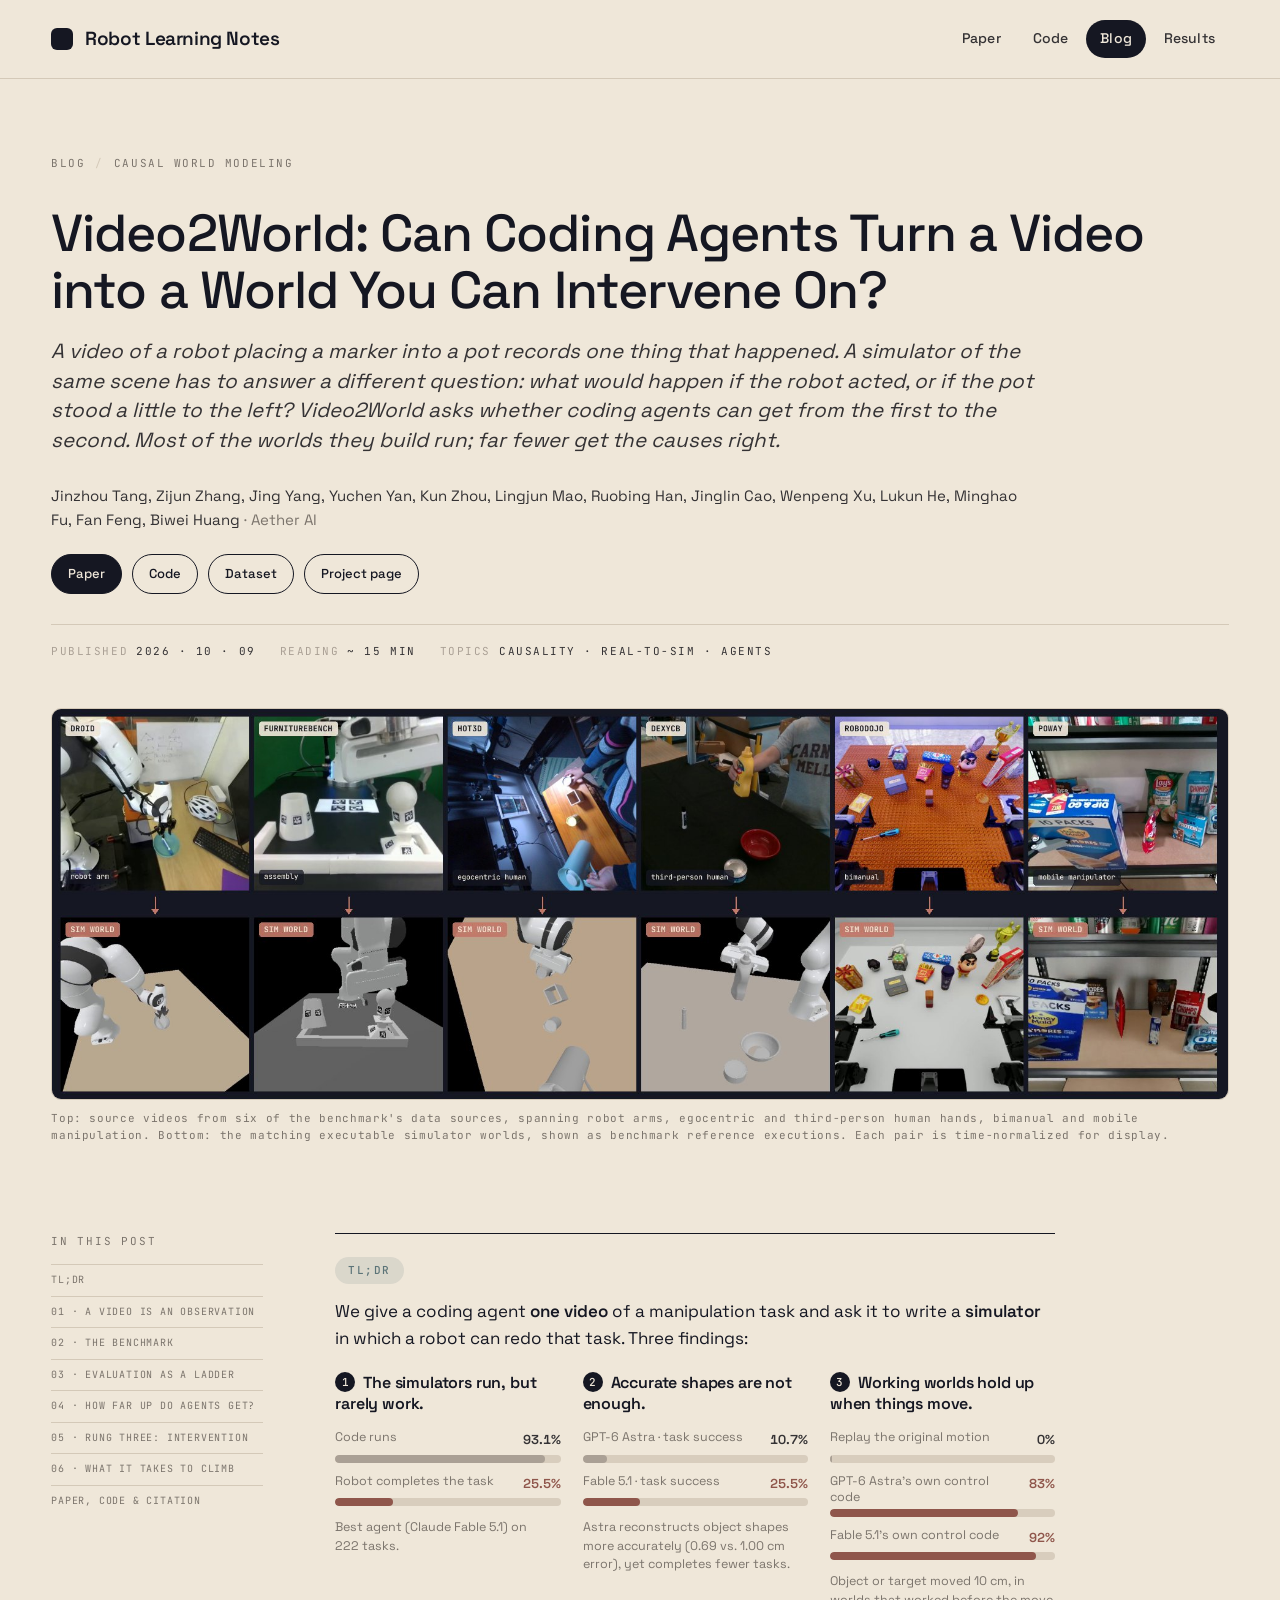
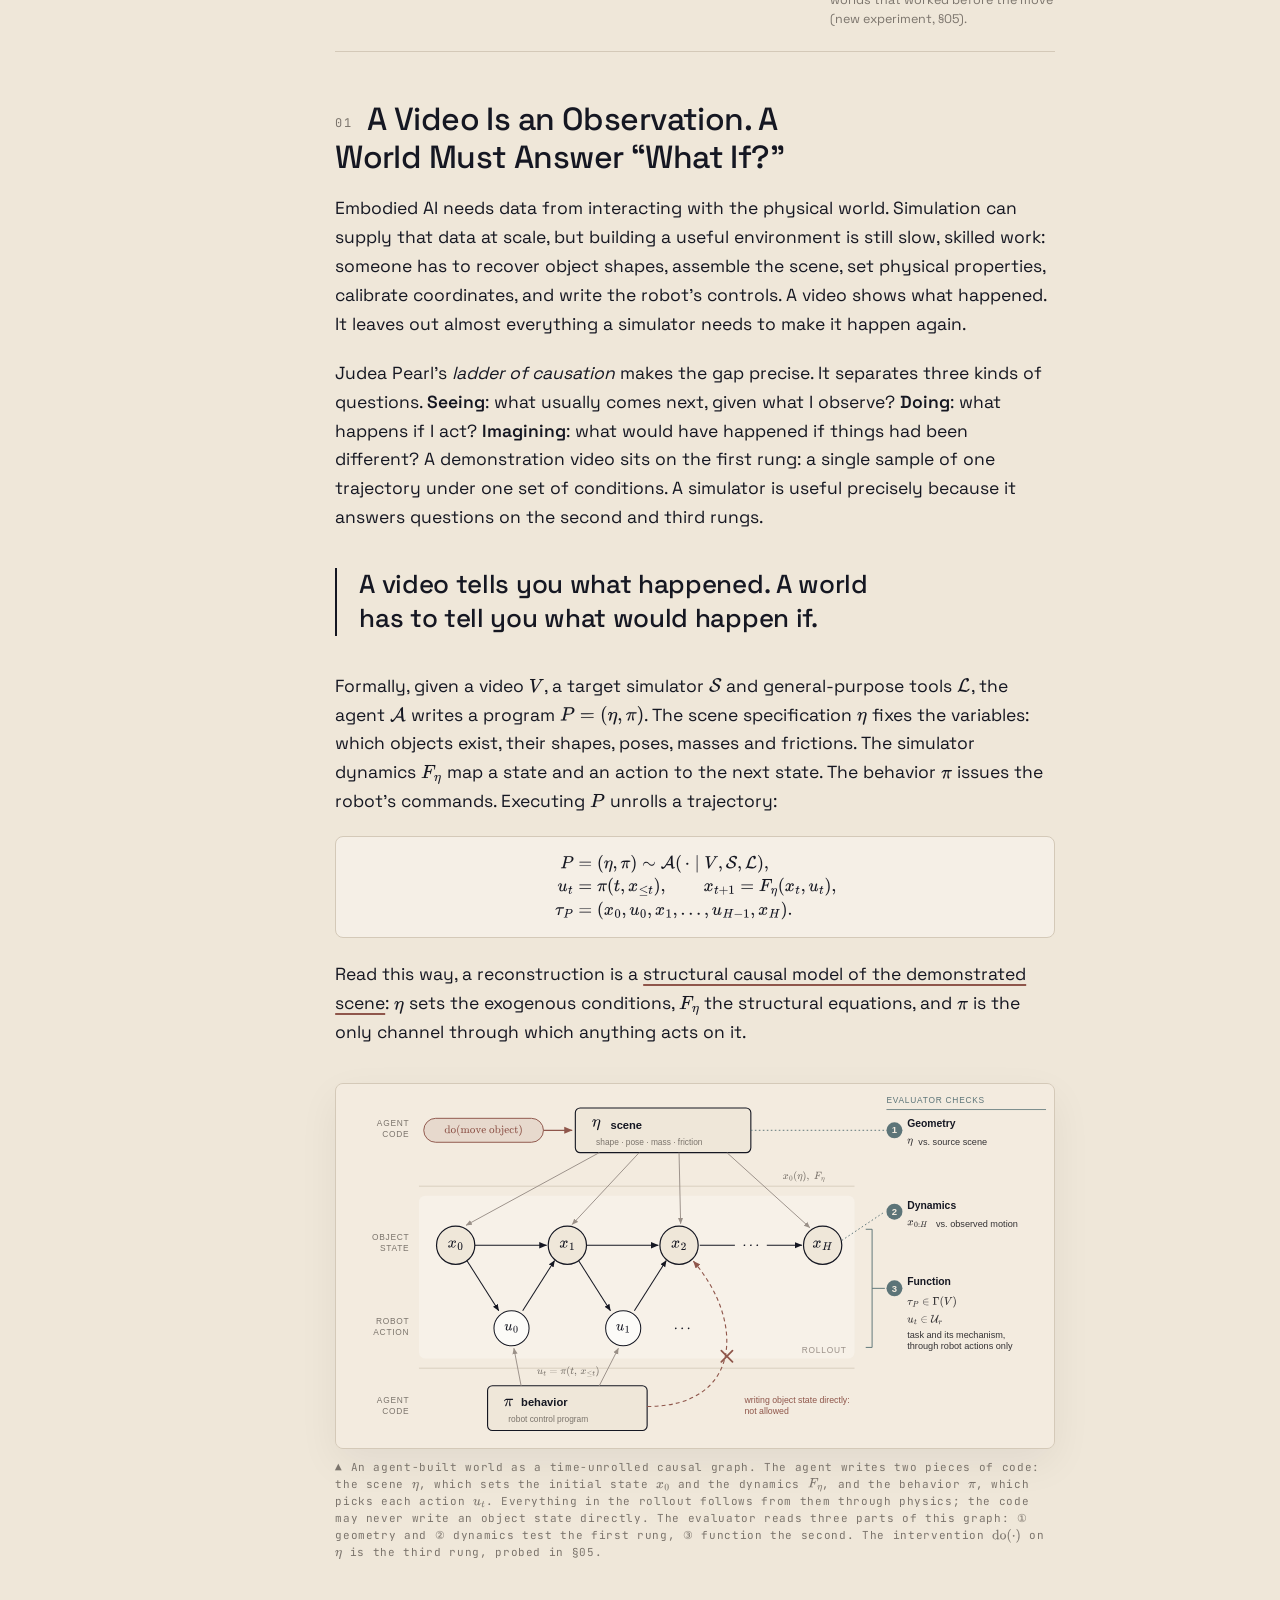
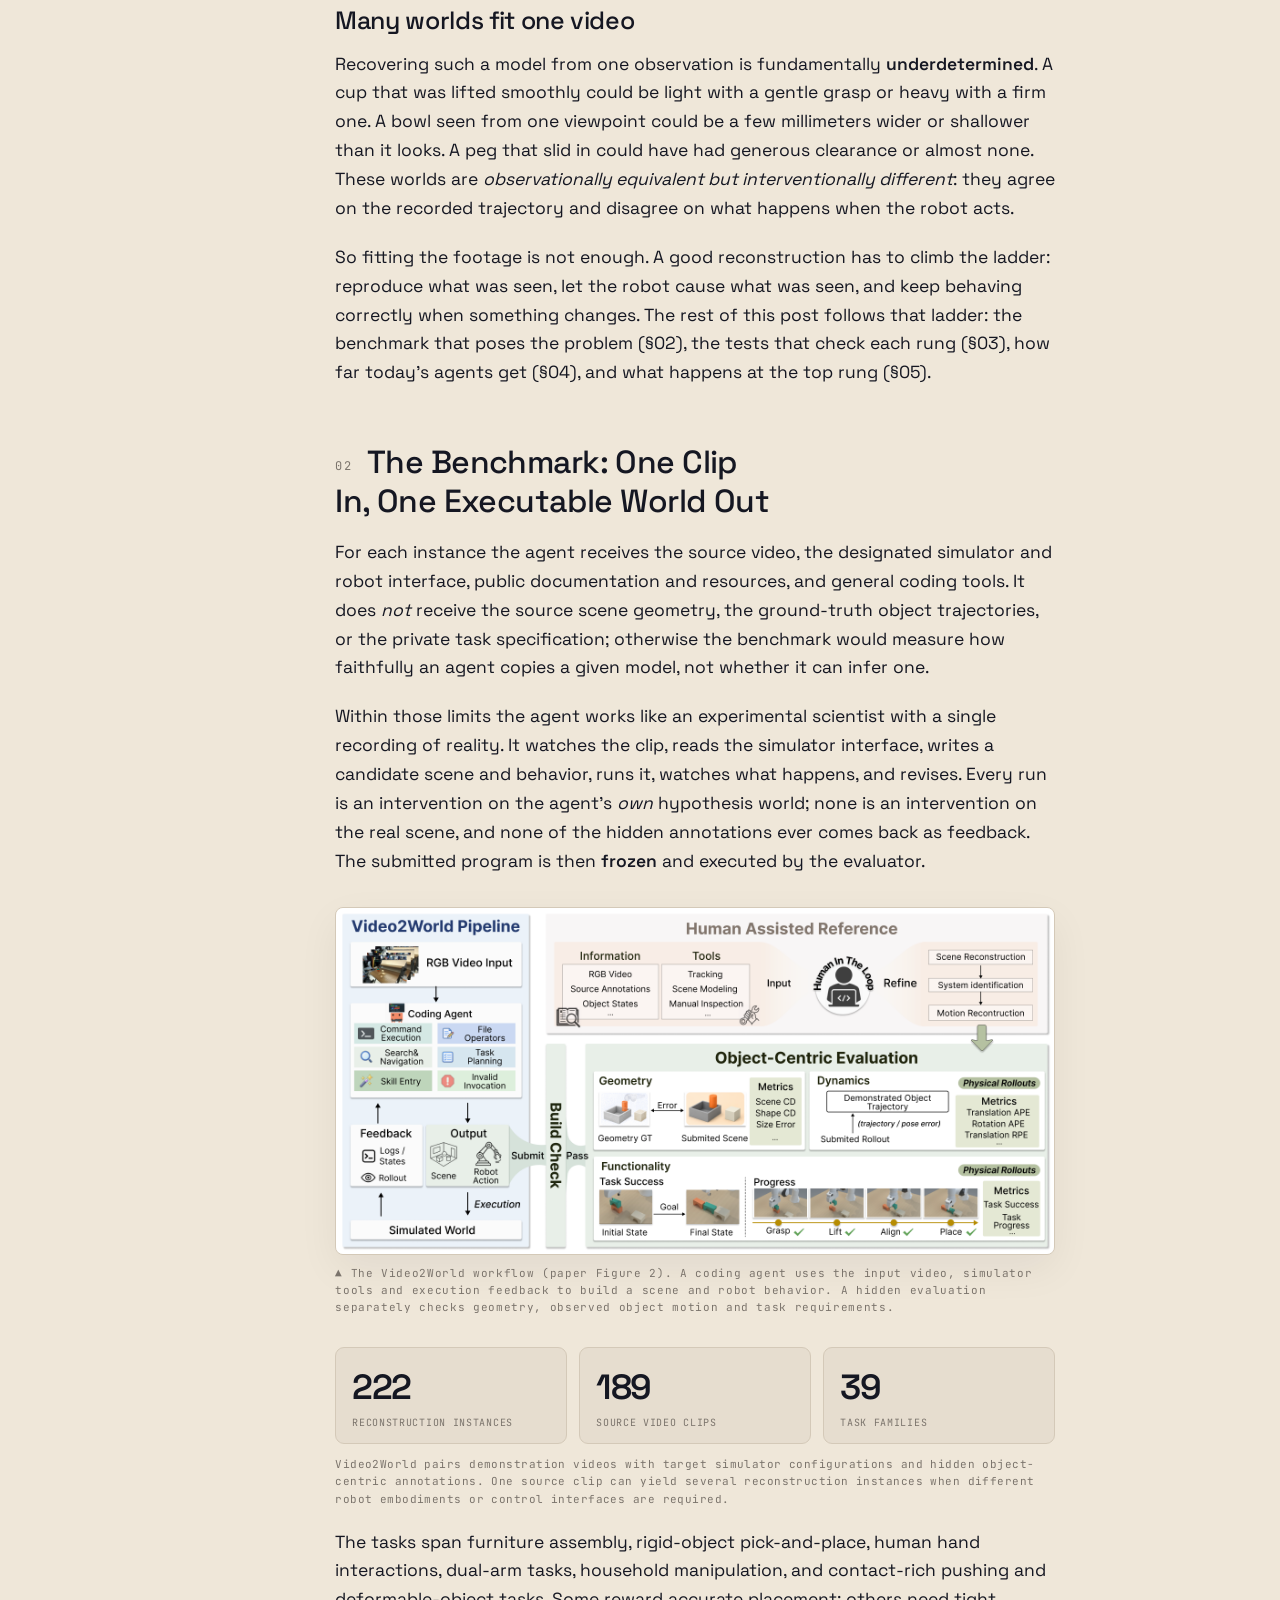
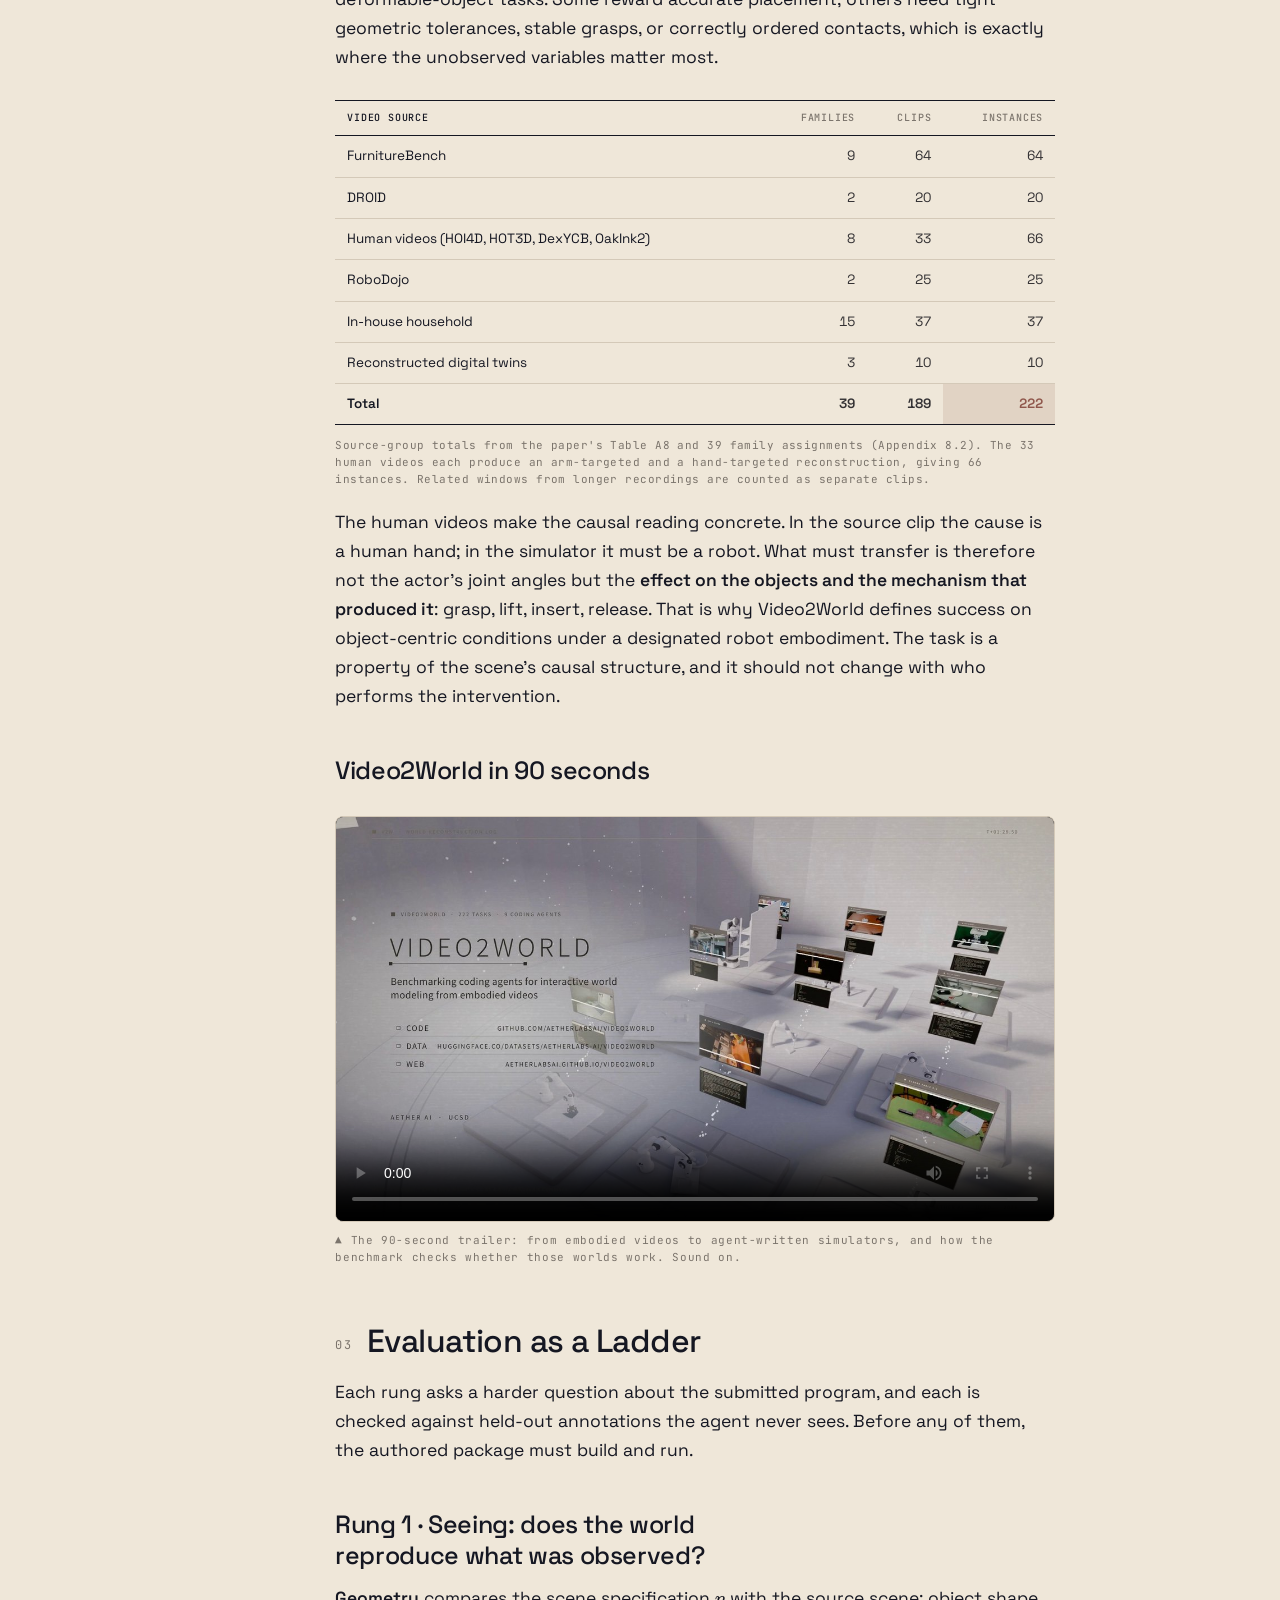
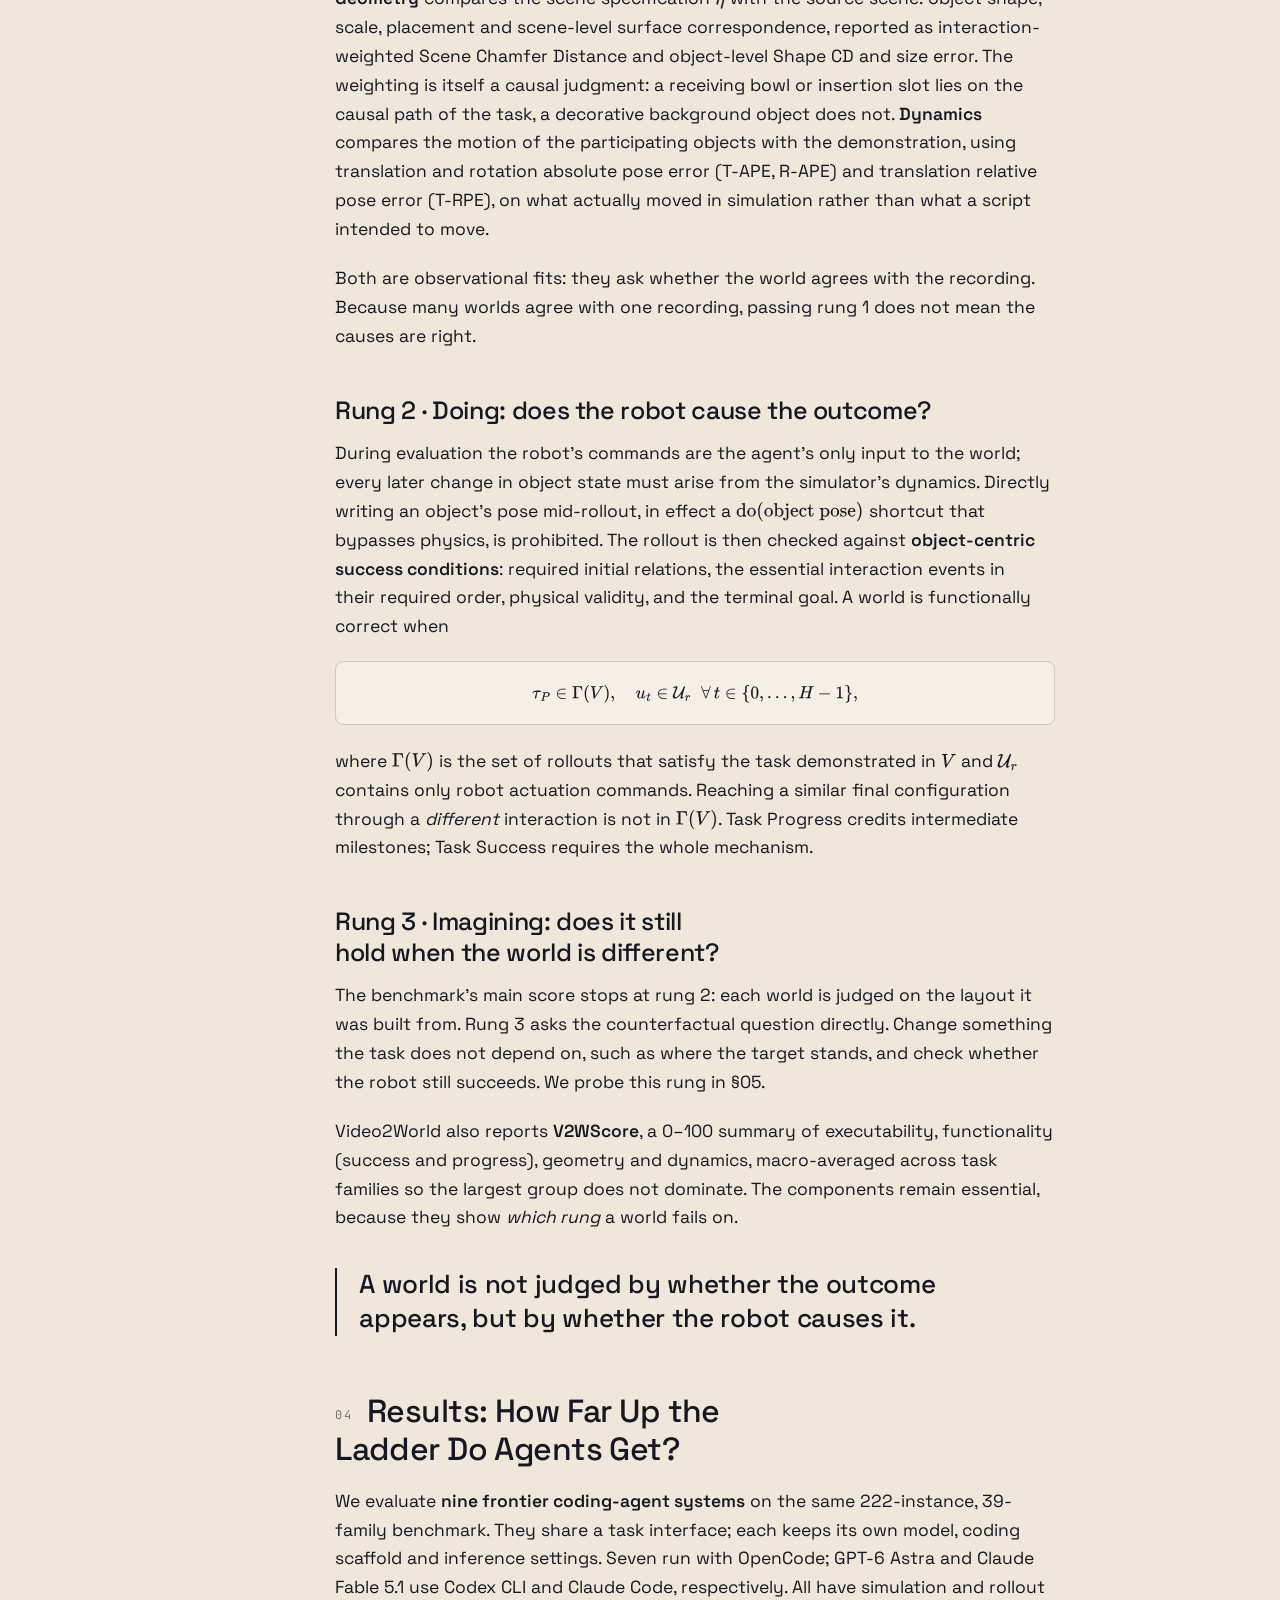
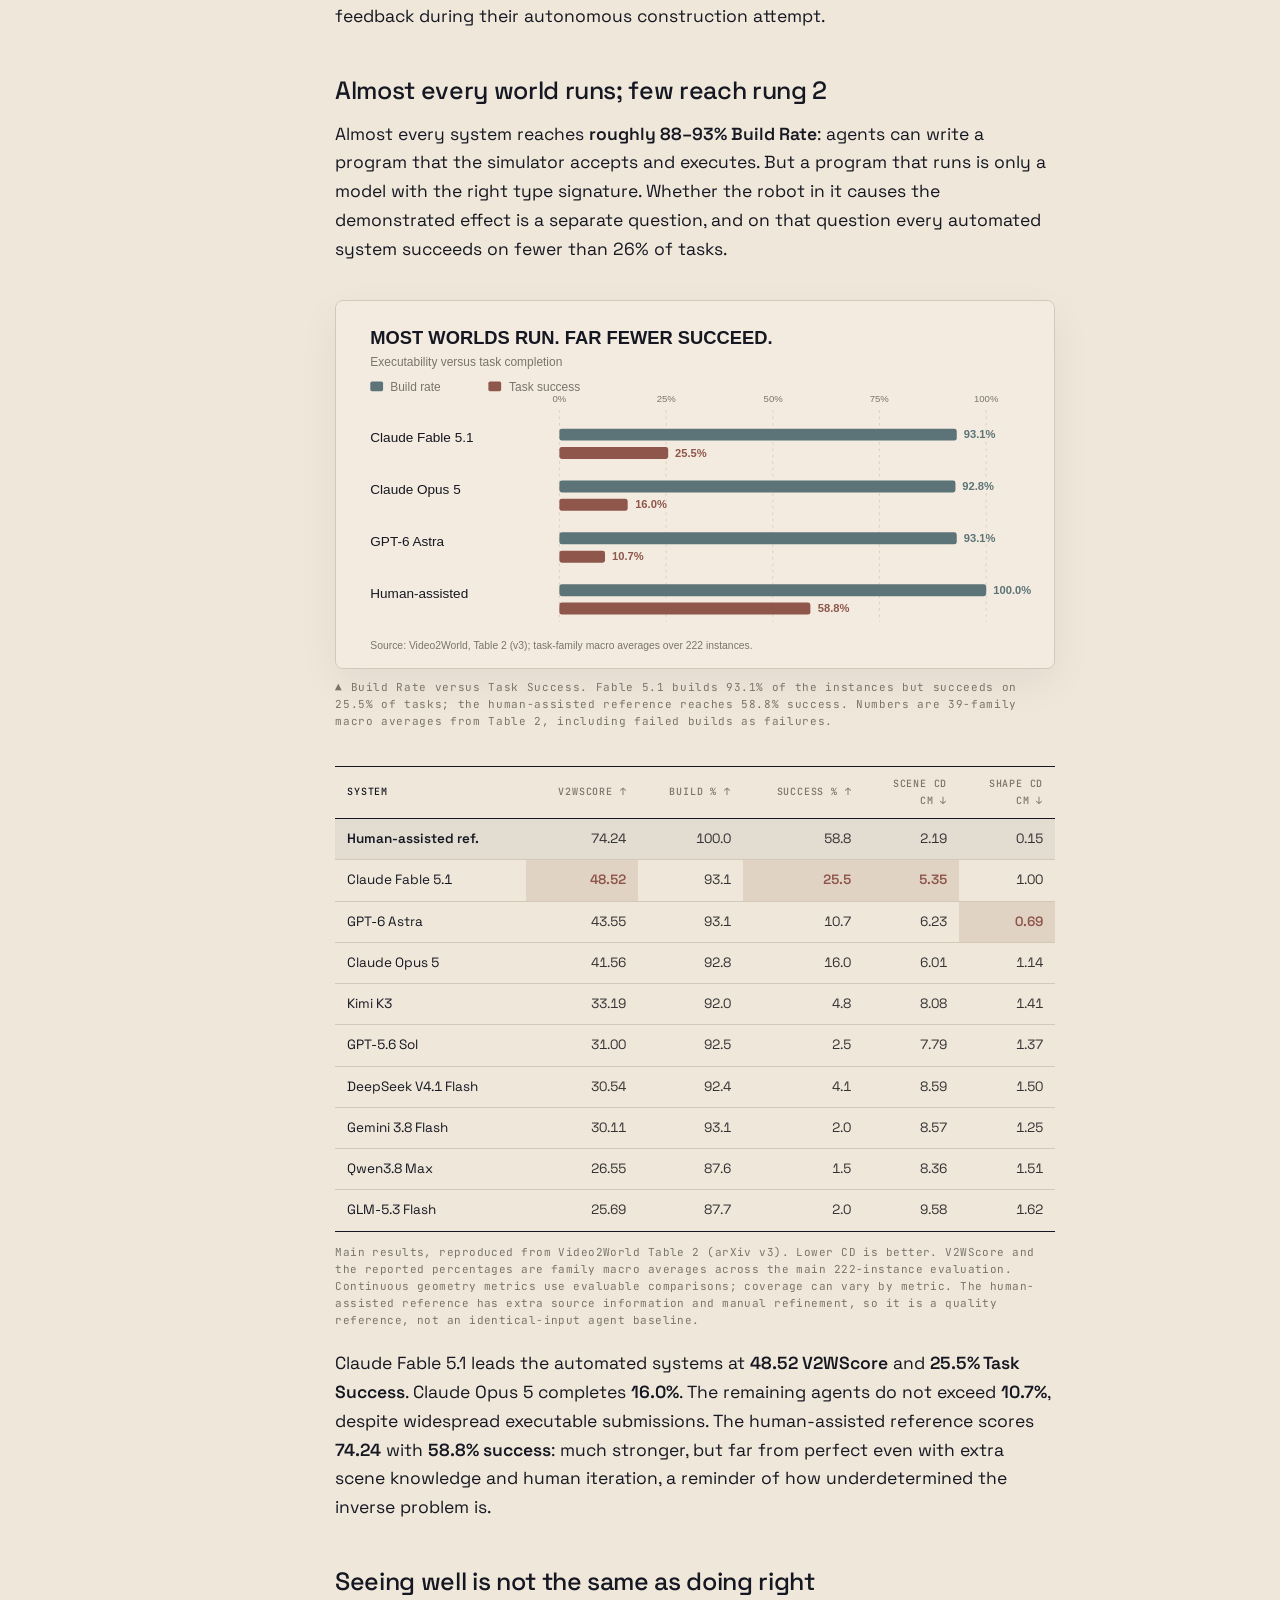
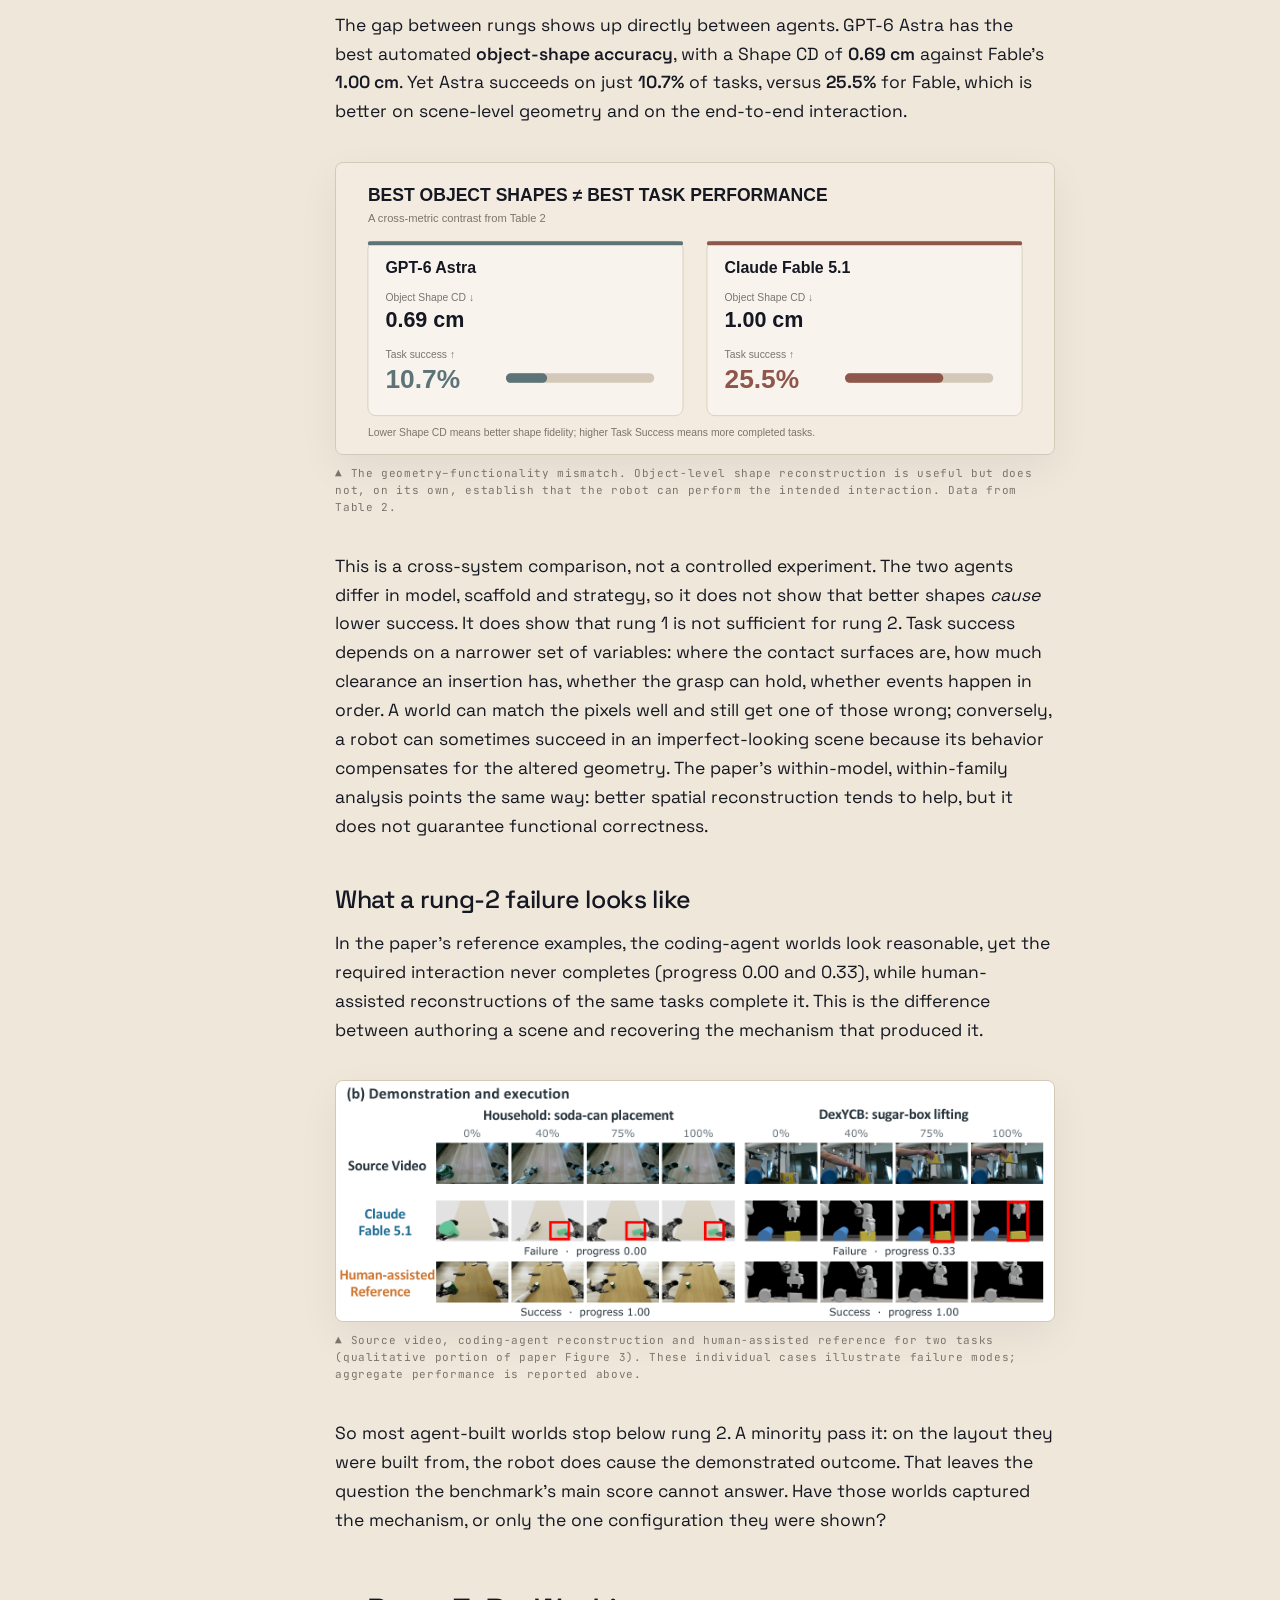
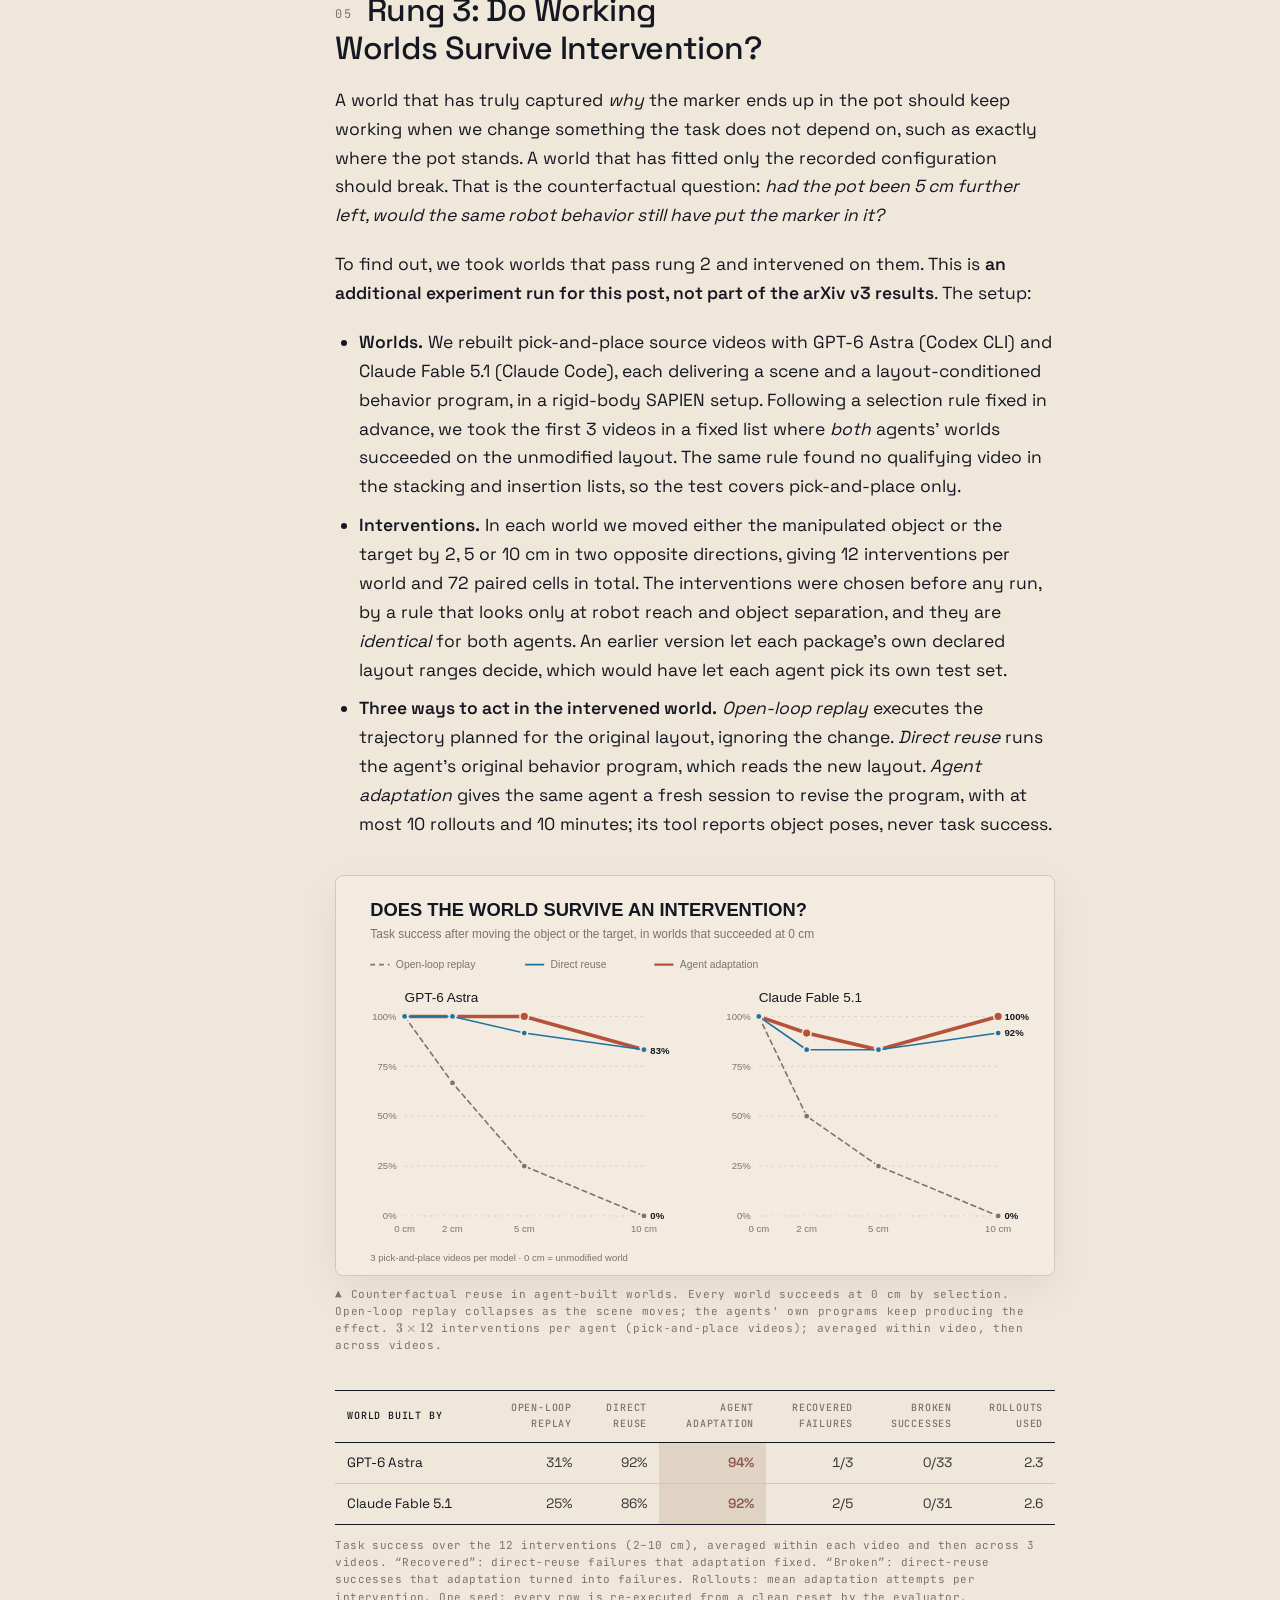
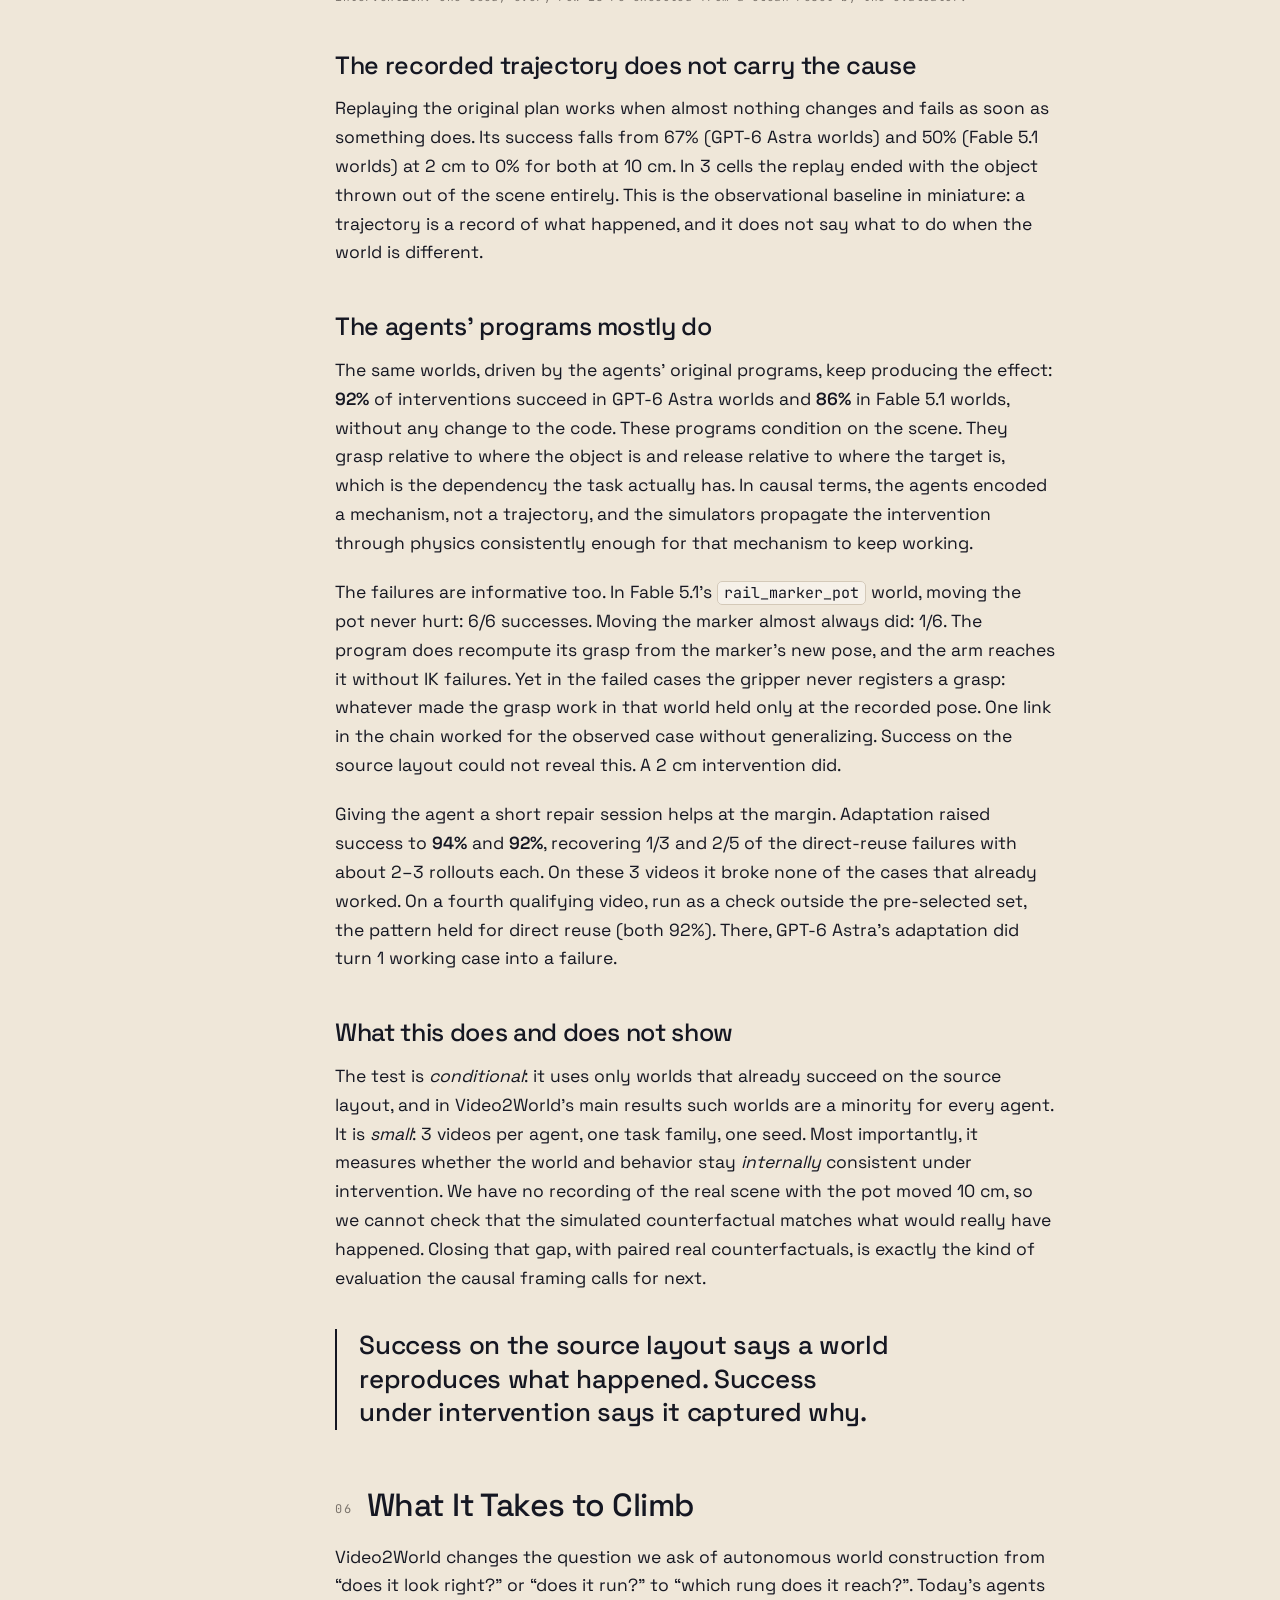
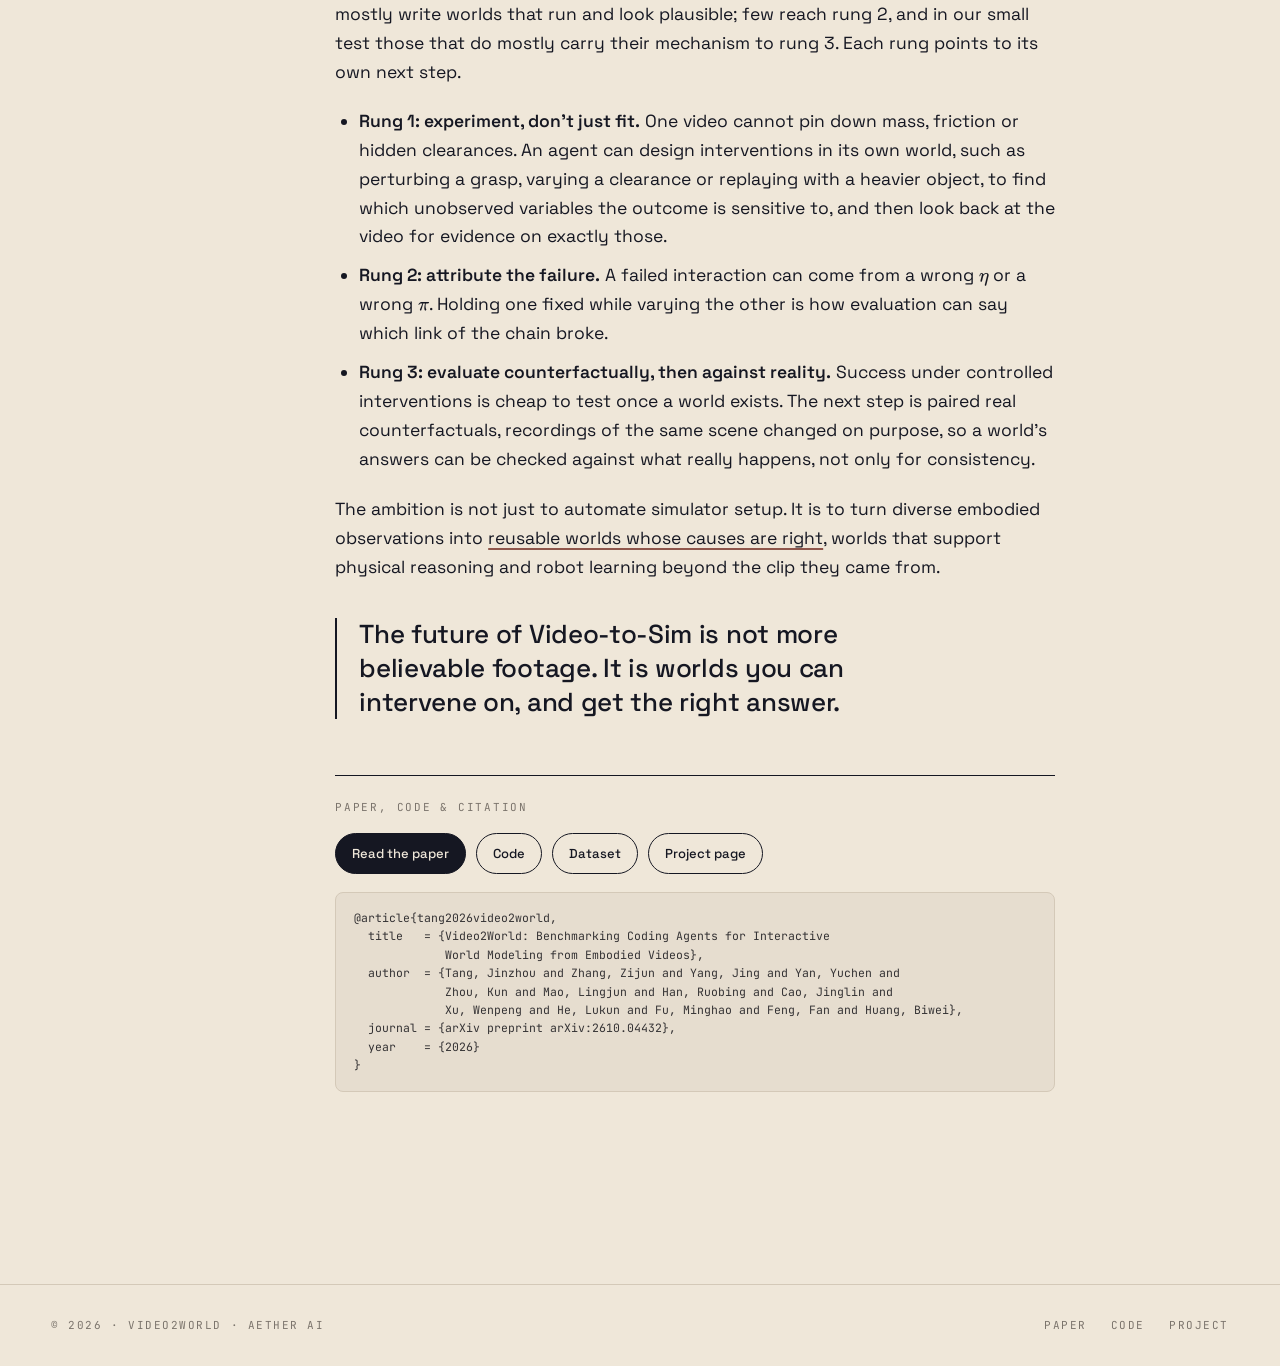
<file: blog/index.html>
<!DOCTYPE html>
<html lang="en">
<head>
<meta charset="utf-8" />
<meta name="viewport" content="width=device-width, initial-scale=1" />
<title>Video2World: Can Coding Agents Turn a Video into a World You Can Intervene On? | Robot Learning Notes</title>
<meta name="description" content="A video is an observation; a simulator is a causal model you can intervene on. Video2World benchmarks whether coding agents can build one from the other: 222 instances, 39 task families, nine systems. Most worlds run; far fewer work." />
<meta name="keywords" content="Video2World, causality, intervention, counterfactual, embodied AI, Real-to-Sim, Video-to-Sim, coding agents, world models, robotic manipulation, simulator reconstruction" />
<meta property="og:type" content="article" />
<meta property="og:title" content="Video2World: From Watching to Intervening" />
<meta property="og:description" content="Can coding agents turn an embodied video, a single observation, into a simulator whose mechanisms hold up under intervention? 222 instances say: the worlds run, but the causes are often wrong." />
<meta property="og:image" content="img/og_teaser.jpg" />
<link rel="preload" as="image" href="img/hero_video2world_poster.jpg" />
<script type="application/ld+json">
{"@context":"https://schema.org","@type":"TechArticle","headline":"Video2World: Can Coding Agents Turn a Video into a World You Can Intervene On?","author":[{"@type":"Person","name":"Jinzhou Tang"},{"@type":"Person","name":"Zijun Zhang"},{"@type":"Person","name":"Jing Yang"},{"@type":"Person","name":"Yuchen Yan"},{"@type":"Person","name":"Kun Zhou"},{"@type":"Person","name":"Lingjun Mao"},{"@type":"Person","name":"Ruobing Han"},{"@type":"Person","name":"Jinglin Cao"},{"@type":"Person","name":"Wenpeng Xu"},{"@type":"Person","name":"Lukun He"},{"@type":"Person","name":"Minghao Fu"},{"@type":"Person","name":"Fan Feng"},{"@type":"Person","name":"Biwei Huang"}],"publisher":{"@type":"Organization","name":"Aether AI"},"datePublished":"2026-10-09","url":"https://arxiv.org/abs/2610.04432","keywords":"Video2World, Real-to-Sim, causal models, intervention, counterfactual, coding agents, embodied AI"}
</script>
<script>
window.MathJax = {
  tex: { inlineMath: [['\\(', '\\)']], displayMath: [['\\[', '\\]']] },
  svg: { fontCache: 'global' },
  options: { skipHtmlTags: ['script', 'noscript', 'style', 'textarea', 'pre', 'code'] }
};
</script>
<script defer src="assets/tex-svg.js"></script>
<style>

@import url('assets/fonts.css');

:root {
  --bg: #efe7d9;
  --bg-2: #e6ddcf;
  --bg-3: #d8cdbd;
  --fg: #151722;
  --fg-2: #343234;
  --muted: #7b746c;
  --muted-2: #aaa095;
  --rule: #d4c9b8;
  --accent: #8f564b;
  --accent-soft: rgb(143 86 75 / 0.14);
  --do: #8f564b;
  --do-soft: rgb(143 86 75 / 0.14);
  --blue: #5c7478;
  --blue-soft: rgb(92 116 120 / 0.14);

  --mono: 'JetBrains Mono', ui-monospace, Menlo, monospace;
  --sans: 'Space Grotesk', ui-sans-serif, system-ui, sans-serif;

  --pad: clamp(20px, 4vw, 56px);
  --col: 720px;
}

* { box-sizing: border-box; }

html, body {
  margin: 0;
  padding: 0;
  background: var(--bg);
  color: var(--fg);
  font-family: var(--sans);
  font-size: 17px;
  line-height: 1.55;
  -webkit-font-smoothing: antialiased;
  text-rendering: optimizeLegibility;
  font-weight: 400;
}

a { color: inherit; text-decoration: none; }
a:hover { color: var(--accent); }

/* ---------- top bar ---------- */
.topbar {
  display: grid;
  grid-template-columns: auto 1fr;
  align-items: center;
  padding: 20px var(--pad);
  gap: 24px;
  border-bottom: 1px solid var(--rule);
  background: var(--bg);
}
.topbar .brand { display: flex; align-items: center; gap: 12px; }
.topbar .brand .brand-txt { font-family: var(--sans); font-weight: 600; font-size: 19px; letter-spacing: -0.02em; color: var(--fg); }
.topbar .brand .brand-mark { width: 22px; height: 22px; border-radius: 6px; background: var(--fg); display: inline-block; }
.topbar nav { display: flex; gap: 4px; justify-content: flex-end; align-items: center; }
.topbar nav a {
  font-family: var(--sans); font-size: 14px; font-weight: 500; letter-spacing: 0.01em;
  color: var(--fg-2); padding: 8px 14px; border-radius: 999px;
  transition: background 140ms, color 140ms;
}
.topbar nav a:hover { color: var(--fg); background: var(--bg-2); }
.topbar nav a.active { background: var(--fg); color: var(--bg); }

@media (max-width: 720px) {
  .topbar { grid-template-columns: 1fr; gap: 14px; }
  .topbar nav { justify-content: flex-start; flex-wrap: wrap; gap: 2px; }
  .topbar nav a { font-size: 13px; padding: 7px 10px; }
}

/* ---------- generic ---------- */
.container { max-width: 1280px; margin: 0 auto; padding: 0 var(--pad); }
.prose { max-width: var(--col); margin: 0 auto; }
.label { font-family: var(--mono); font-size: 11px; letter-spacing: 0.16em; text-transform: uppercase; color: var(--muted); }

h1, h2, h3 { font-family: var(--sans); font-weight: 500; letter-spacing: -0.015em; }
h2 { font-size: clamp(28px, 3.2vw, 36px); line-height: 1.18; margin: 0 0 12px; }
h3 { font-size: 20px; line-height: 1.28; margin: 0 0 8px; }

p { margin: 0 0 18px; text-wrap: pretty; }
em { font-style: italic; }

hr.rule { border: 0; border-top: 1px solid var(--rule); margin: 64px 0; }

/* ---------- buttons ---------- */
.btn {
  display: inline-flex; align-items: center; gap: 8px;
  padding: 11px 18px; border: 1px solid var(--fg); background: var(--fg); color: var(--bg);
  font-family: var(--sans); font-size: 13px; font-weight: 500; letter-spacing: 0;
  border-radius: 999px; cursor: pointer; transition: background 120ms, color 120ms;
}
.btn:hover { background: var(--bg); color: var(--fg); }
.btn.ghost { background: transparent; color: var(--fg); }
.btn.ghost:hover { background: var(--fg); color: var(--bg); }
.btn-row { display: flex; flex-wrap: wrap; gap: 12px; margin: 28px 0 8px; }

/* ---------- footer ---------- */
.footer {
  border-top: 1px solid var(--rule); margin-top: 96px; padding: 32px var(--pad);
  font-family: var(--mono); font-size: 11px; letter-spacing: 0.14em; text-transform: uppercase;
  color: var(--muted); display: flex; justify-content: space-between; flex-wrap: wrap; gap: 14px;
}
.footer .brand-mini { display: flex; align-items: center; gap: 8px; }
.footer .links { display: flex; gap: 24px; flex-wrap: wrap; }
.footer .links a:hover { color: var(--fg); }

/* ============================================
   ARTICLE PAGE
   ============================================ */
.article-head { max-width: 1280px; margin: 0 auto; padding: clamp(40px, 6vw, 80px) var(--pad) clamp(28px, 4vw, 48px); }
.article-head .crumb {
  display: flex; align-items: center; gap: 10px; margin-bottom: 32px;
  font-family: var(--mono); font-size: 11px; letter-spacing: 0.14em; text-transform: uppercase; color: var(--muted);
}
.article-head .crumb a { color: var(--muted); }
.article-head .crumb a:hover { color: var(--fg); }
.article-head .crumb .sep { color: var(--rule); }
.article-head h1 {
  font-family: var(--sans); font-size: clamp(32px, 4.3vw, 52px); line-height: 1.1;
  letter-spacing: -0.018em; font-weight: 500; margin: 0 0 18px; max-width: none; text-wrap: pretty;
}
.article-head .lede {
  font-size: clamp(18px, 1.6vw, 22px); line-height: 1.45; color: var(--fg-2);
  margin: 0 0 28px; max-width: 76ch; text-wrap: pretty;
}
.article-head .meta-row {
  display: flex; gap: 24px; flex-wrap: wrap;
  font-family: var(--mono); font-size: 11px; letter-spacing: 0.14em; text-transform: uppercase; color: var(--muted);
  padding-top: 18px; border-top: 1px solid var(--rule);
}
.article-head .meta-row .k { color: var(--muted-2); margin-right: 8px; }
.article-head .meta-row .v { color: var(--fg-2); }

.article-cover { max-width: 1280px; margin: 0 auto; padding: 0 var(--pad); }
.article-cover .panel {
  aspect-ratio: 21/10; border: 1px solid var(--rule); border-radius: 10px; overflow: hidden; background: var(--bg-2);
}
.article-cover .panel.fit-diagram { aspect-ratio: 1672/941; }
.article-cover .panel img { width: 100%; height: 100%; display: block; object-fit: cover; }
.article-cover .panel.fit-diagram > img { object-fit: contain; }
.article-cover .panel.video-strip { aspect-ratio: 1280/320; background: #000; }
.article-cover .panel.video-strip video { width: 100%; height: 100%; display: block; object-fit: cover; }
.article-cover .panel.video-strip.hero-pairs { aspect-ratio: 1920/640; background: #151722; }
.article-cover .cover-note {
  margin-top: 10px; font-family: var(--mono); font-size: 11px; line-height: 1.5;
  letter-spacing: 0.06em; color: var(--muted);
}

.article-shell {
  max-width: 1280px; margin: 0 auto; padding: clamp(40px, 6vw, 72px) var(--pad) clamp(48px, 8vw, 96px);
  display: grid; grid-template-columns: minmax(0, 720px); justify-content: center; gap: 48px;
}
@media (min-width: 1120px) {
  .article-shell { grid-template-columns: 220px minmax(0, 720px); justify-content: start; gap: 64px; }
}
.article-toc { display: none; }
@media (min-width: 1120px) {
  .article-toc { display: block; position: sticky; top: 28px; align-self: start; max-height: calc(100vh - 56px); overflow: auto; padding-right: 8px; }
}
.article-toc .toc-title {
  display: block; margin-bottom: 14px; font-family: var(--mono); font-size: 11px; letter-spacing: 0.16em; text-transform: uppercase; color: var(--muted);
}
.article-toc a {
  display: block; padding: 8px 0; border-top: 1px solid var(--rule);
  font-family: var(--mono); font-size: 10px; letter-spacing: 0.08em; line-height: 1.45; text-transform: uppercase; color: var(--muted);
}
.article-toc a:hover { color: var(--fg); }
.article { font-size: 17.5px; line-height: 1.65; color: var(--fg); }
.article h2 { scroll-margin-top: 28px; }
.article h2 {
  font-family: var(--sans); font-size: clamp(24px, 2.8vw, 32px); font-weight: 500;
  letter-spacing: -0.018em; line-height: 1.2; margin: 56px 0 18px; text-wrap: balance;
}
.article h2:first-of-type { margin-top: 0; }
.article h2 .num {
  font-family: var(--mono); font-size: 12px; letter-spacing: 0.16em; color: var(--muted);
  margin-right: 14px; font-weight: 400; display: inline-block; transform: translateY(-3px);
}
.article h3 { scroll-margin-top: 28px; }
.article h3 {
  font-family: var(--sans); font-size: clamp(21px, 2.3vw, 25px); font-weight: 500;
  letter-spacing: -0.014em; line-height: 1.22; margin: 44px 0 14px; text-wrap: balance;
}
.article p { margin: 0 0 20px; color: var(--fg); text-wrap: pretty; }
.article ul, .article ol { margin: 0 0 22px; padding-left: 1.35em; color: var(--fg); }
.article li { margin-bottom: 10px; }
.article p.muted { color: var(--fg-2); }
.article em { font-style: italic; }
.article strong { font-weight: 600; }
.article .u {
  text-decoration: underline;
  text-decoration-color: var(--accent);
  text-decoration-thickness: 2px;
  text-underline-offset: 4px;
  text-decoration-skip-ink: auto;
}
.article code { font-family: var(--mono); font-size: 0.86em; background: rgb(255 255 255 / 0.4); border: 1px solid var(--rule); border-radius: 5px; padding: 1px 6px; }
.article figure { margin: 36px 0; }
.article figure img {
  width: 100%; display: block; border: 1px solid var(--rule); border-radius: 8px;
  background: var(--bg-2); box-shadow: 0 14px 40px rgb(21 23 34 / 0.06);
}
.article figure.figure-sm {
  max-width: none;
  width: 100%;
  margin-left: 0;
  margin-right: 0;
  margin-top: 22px;
  margin-bottom: 22px;
}
.article figure.figure-sm img {
  box-shadow: 0 8px 24px rgb(21 23 34 / 0.05);
}
.article figcaption {
  margin-top: 10px; font-family: var(--mono); font-size: 11px; line-height: 1.55;
  letter-spacing: 0.06em; color: var(--muted);
}
.article .math {
  margin: 20px 0 22px; padding: 18px 20px; border: 1px solid var(--rule); border-radius: 8px;
  background: rgb(255 255 255 / 0.34); color: var(--fg); font-family: var(--sans);
  font-size: 16px; line-height: 1.6; overflow-x: auto; white-space: normal;
}
.article .math mjx-container { margin: 0 !important; }
.article li .math { margin: 14px 0 16px; }
.article .pull {
  font-family: var(--sans); font-weight: 500; font-size: clamp(20px, 2.2vw, 26px); line-height: 1.3;
  letter-spacing: -0.012em; margin: 36px 0; border-left: 2px solid var(--fg); padding-left: 22px;
  color: var(--fg); text-wrap: balance;
}

/* ---------- TL;DR callout ---------- */
.tldr {
  border: 1px solid var(--rule); border-left: 3px solid var(--blue); border-radius: 10px;
  background: rgb(255 255 255 / 0.5);
  padding: 22px 24px 12px; margin: 0 0 40px;
}
.tldr .tldr-label {
  display: inline-block; font-family: var(--mono); font-size: 11px; font-weight: 500;
  letter-spacing: 0.14em; text-transform: uppercase; color: var(--blue);
  background: var(--blue-soft); border-radius: 999px; padding: 4px 13px; margin-bottom: 14px;
}
.tldr p { font-size: 16px; line-height: 1.62; color: var(--fg-2); margin: 0 0 12px; }
.tldr ul { margin: 0 0 10px; padding-left: 1.2em; }
.tldr li { font-size: 15.5px; line-height: 1.62; color: var(--fg-2); margin-bottom: 9px; }
.tldr strong { color: var(--fg); font-weight: 600; }

/* ===== embedded media: video, figure grids, comparisons ===== */
.teaser-video{width:100%;display:block;border:1px solid var(--rule);border-radius:8px;background:#000;}
.article .figure-caption{font-family:var(--mono);font-size:11px;line-height:1.55;letter-spacing:.04em;text-transform:none;color:var(--muted);margin-top:10px;}
.label-chip{display:inline-block;font-family:var(--mono);font-size:11px;font-weight:500;letter-spacing:.08em;text-transform:uppercase;color:var(--accent);background:var(--accent-soft);border-radius:999px;padding:5px 16px;}
.label-chip.blue{color:var(--blue);background:var(--blue-soft);}

/* head-to-head video comparison */
.vs2{display:grid;grid-template-columns:1fr 1fr;gap:16px;margin:26px 0 10px;}
@media(max-width:640px){.vs2{grid-template-columns:1fr;}}
.vs3{display:grid;grid-template-columns:1fr 1fr 1fr;gap:14px;margin:26px 0 10px;}
@media(max-width:720px){.vs3{grid-template-columns:1fr;}}
.vs-card{border:1px solid var(--rule);border-radius:12px;padding:12px 12px 14px;background:var(--bg-2);text-align:center;box-shadow:0 1px 3px rgb(21 23 34 / 0.04);}
.vs-card video{width:100%;display:block;border-radius:8px;border:1px solid var(--rule);background:#000;}
.vs-card .cap{margin-top:11px;font-family:var(--mono);font-size:11px;letter-spacing:.05em;text-transform:uppercase;color:var(--muted);line-height:1.5;}
.vs-card .cap .sub{display:block;margin-top:3px;letter-spacing:.03em;text-transform:none;color:var(--muted-2);}
.vs-card.win{border-color:var(--accent);}
.vs-card.win .cap{color:var(--accent);font-weight:600;}
.vs-card.win .cap .sub{color:var(--accent);font-weight:400;opacity:.85;}

/* results table */
.rtable-wrap{overflow-x:auto;margin:28px 0 12px;-webkit-overflow-scrolling:touch;}
.rtable{width:100%;border-collapse:collapse;font-family:var(--sans);font-size:13.5px;white-space:nowrap;}
.rtable th,.rtable td{padding:9px 12px;text-align:right;border-bottom:1px solid var(--rule);}
.rtable th:first-child,.rtable td:first-child{text-align:left;white-space:normal;color:var(--fg);}
.rtable thead th{font-family:var(--mono);font-size:10px;letter-spacing:.08em;text-transform:uppercase;color:var(--muted);font-weight:500;border-top:1px solid var(--fg);border-bottom:1px solid var(--fg);}
.rtable td{font-variant-numeric:tabular-nums;color:var(--fg-2);}
.rtable tbody tr:last-child td{border-bottom:1px solid var(--fg);}
.rtable tr.divider td{padding:0;height:0;border:0;border-top:1px solid var(--rule);}
.rtable td.ours{background:var(--accent-soft);color:var(--accent);font-weight:600;}
.rtable tr.gain td.ours{background:rgb(143 86 75 / 0.24);}
.rtable tr.tgroup td{font-family:var(--mono);font-size:10.5px;letter-spacing:.06em;color:var(--muted);text-align:left;padding-top:16px;border-bottom:1px solid var(--rule);text-transform:uppercase;}
.rtable td .delta{font-family:var(--mono);font-size:10.5px;color:var(--accent);margin-left:6px;}

/* paper info card */
.paper-card{border:1px solid var(--rule);border-radius:12px;background:var(--bg-2);padding:24px 26px 20px;margin:34px 0;box-shadow:0 1px 3px rgb(21 23 34 / 0.04);}
.paper-card .pc-label{font-family:var(--mono);font-size:11px;letter-spacing:.16em;text-transform:uppercase;color:var(--muted);margin-bottom:14px;}
.paper-card ul{list-style:none;margin:0;padding:0;}
.paper-card li{margin:0;padding:10px 0;border-top:1px solid var(--rule);font-size:14.5px;line-height:1.55;color:var(--fg-2);}
.paper-card li:first-child{border-top:0;padding-top:0;}
.paper-card .k{font-family:var(--mono);font-size:11px;letter-spacing:.08em;text-transform:uppercase;color:var(--muted);margin-right:10px;}
.paper-card a{color:var(--fg);border-bottom:1px solid var(--rule);word-break:break-all;transition:color 120ms,border-color 120ms;}
.paper-card a:hover{color:var(--accent);border-bottom-color:var(--accent);}

/* Video2World media adaptations. All other article styles come directly from the reference. */
.article-cover .panel.video-strip img { width:100%; height:100%; object-fit:cover; object-position:center; display:block; }
.article .rtable td.highlight { background: var(--accent-soft); color: var(--accent); font-weight:600; }
.article .rtable tr.reference td { background:rgb(92 116 120 / 0.09); }
.article .rtable tr.reference td:first-child { font-weight:600; }
.article .small-note { font-size:14px; color:var(--muted); line-height:1.6; }
.article .metric-callout { display:grid; grid-template-columns:repeat(3,minmax(0,1fr)); gap:12px; margin:28px 0 12px; }
.article .metric-callout > div { padding:20px 16px 13px; border:1px solid var(--rule); border-radius:9px; background:var(--bg-2); }
.article .metric-callout b { font-family:var(--sans); font-size:clamp(23px,3.4vw,35px); font-weight:600; letter-spacing:-.04em; display:block; line-height:1.1; }
.article .metric-callout span { color:var(--muted); font-family:var(--mono); font-size:10px; line-height:1.5; letter-spacing:.07em; text-transform:uppercase; display:block; margin-top:9px; }
.article a.inline-link { border-bottom:1px solid var(--accent); text-decoration:none; }
.article a.inline-link:hover { color:var(--accent); }
.article .tagline { font-family:var(--mono); color:var(--muted); letter-spacing:.09em; text-transform:uppercase; font-size:11px; margin-bottom:12px; }
.article figure img.transparent-image { border:0;box-shadow:none; background:none; }
.article figure.wide-figure { margin:31px 0; }
.article .section-kicker { color:var(--muted); font-family:var(--mono); font-size:11px; text-transform:uppercase; letter-spacing:.12em; margin-top:28px; }
@media(max-width:620px){.article .metric-callout {grid-template-columns:1fr 1fr 1fr;gap:7px} .article .metric-callout > div {padding:14px 10px 11px;} .article .metric-callout span {font-size:9px;} .article {font-size:16.5px;} }
@media(max-width:410px){.article .metric-callout {grid-template-columns:1fr;gap:8px;} }


/* head byline + links, TL;DR key findings, resources (restructure) */
.article-head .byline { max-width: 980px; margin: 22px 0 0; font-size: 15px; line-height: 1.6; color: var(--fg-2); }
.article-head .byline .aff { color: var(--muted); }
.head-links { display: flex; flex-wrap: wrap; gap: 10px; margin: 22px 0 30px; }
.head-links .btn { padding: 9px 16px; }
.tldr { border: 0; border-top: 1px solid var(--fg); border-bottom: 1px solid var(--rule); border-radius: 0; background: none; padding: 20px 0 22px; margin: 0 0 48px; }
.resources { margin-top: 56px; padding-top: 22px; border-top: 1px solid var(--fg); }
.resources .res-label { font-family: var(--mono); font-size: 11px; letter-spacing: 0.16em; text-transform: uppercase; color: var(--muted); }
.resources .head-links { margin: 16px 0 18px; }
.resources .bibtex { margin: 0; padding: 16px 18px; border: 1px solid var(--rule); border-radius: 8px; background: var(--bg-2); font-family: var(--mono); font-size: 11.5px; line-height: 1.6; color: var(--fg-2); overflow-x: auto; white-space: pre; }

/* TL;DR findings with mini bars */
.tldr .tldr-lede { font-size: 17px; line-height: 1.6; color: var(--fg); margin: 0 0 20px; }
.keyfind { display: grid; grid-template-columns: repeat(3, minmax(0, 1fr)); gap: 22px; }
.kf h4 { min-height: 2.7em; margin: 0 0 14px; font-family: var(--sans); font-size: 16px; font-weight: 600; line-height: 1.35; letter-spacing: -0.01em; color: var(--fg); }
.kf .kf-n { display: inline-flex; align-items: center; justify-content: center; width: 20px; height: 20px; margin-right: 8px; border-radius: 50%; background: var(--fg); color: var(--bg); font-family: var(--mono); font-size: 11px; font-weight: 500; vertical-align: 2px; }
.kf .bar { display: grid; grid-template-columns: 1fr auto; grid-template-areas: "bl bv" "bt bt"; column-gap: 8px; row-gap: 4px; margin: 0 0 10px; }
.kf .bl { grid-area: bl; font-size: 12.5px; line-height: 1.3; color: var(--muted); }
.kf .bv { grid-area: bv; font-size: 13px; font-weight: 600; color: var(--fg-2); font-variant-numeric: tabular-nums; }
.kf .bt { grid-area: bt; display: block; height: 8px; border-radius: 4px; background: var(--bg-3); overflow: hidden; }
.kf .bt i { display: block; height: 100%; min-width: 2px; border-radius: 4px; background: var(--muted-2); }
.kf .bar.hi .bt i { background: var(--accent); }
.kf .bar.hi .bv { color: var(--accent); }
.kf .kf-note { margin: 12px 0 0; font-size: 12.5px; line-height: 1.5; color: var(--muted); }
@media (max-width: 760px) { .keyfind { grid-template-columns: 1fr; gap: 26px; } .kf h4 { min-height: 0; } }
</style>
</head>
<body>

<header class="topbar">
  <a href="#" class="brand" aria-label="Robot Learning Notes"><span class="brand-mark"></span><span class="brand-txt">Robot&nbsp;Learning&nbsp;Notes</span></a>
  <nav>
    <a href="https://arxiv.org/abs/2610.04432" target="_blank" rel="noopener">Paper</a>
    <a href="https://github.com/AetherLabsAI/Video2World" target="_blank" rel="noopener">Code</a>
    <a href="#" class="active">Blog</a>
    <a href="#results">Results</a>
  </nav>
</header>

<section class="article-head">
  <div class="crumb"><span>Blog</span><span class="sep">/</span><span>Causal World Modeling</span></div>
  <h1>Video2World: Can Coding Agents Turn a Video into a World You Can Intervene On?</h1>
  <p class="lede"><em>A video of a robot placing a marker into a pot records one thing that happened. A simulator of the same scene has to answer a different question: what would happen if the robot acted, or if the pot stood a little to the left? Video2World asks whether coding agents can get from the first to the second. Most of the worlds they build run; far fewer get the causes right.</em></p>
  <p class="byline">Jinzhou Tang, Zijun Zhang, Jing Yang, Yuchen Yan, Kun Zhou, Lingjun Mao, Ruobing Han, Jinglin Cao, Wenpeng Xu, Lukun He, Minghao Fu, Fan Feng, Biwei Huang <span class="aff">· Aether AI</span></p>
  <div class="head-links">
    <a class="btn" href="https://arxiv.org/abs/2610.04432" target="_blank" rel="noopener">Paper</a>
    <a class="btn ghost" href="https://github.com/AetherLabsAI/Video2World" target="_blank" rel="noopener">Code</a>
    <a class="btn ghost" href="https://huggingface.co/datasets/AetherLabs-AI/Video2World" target="_blank" rel="noopener">Dataset</a>
    <a class="btn ghost" href="https://aetherlabsai.github.io/Video2World/" target="_blank" rel="noopener">Project page</a>
  </div>
  <div class="meta-row">
    <span><span class="k">Published</span><span class="v">2026 · 10 · 09</span></span>
    <span><span class="k">Reading</span><span class="v">~ 15 min</span></span>
    <span><span class="k">Topics</span><span class="v">Causality · Real-to-Sim · Agents</span></span>
  </div>
</section>

<div class="article-cover">
  <div class="panel video-strip hero-pairs">
    <video src="img/hero_video2world.mp4" poster="img/hero_video2world_poster.jpg" autoplay muted loop playsinline preload="auto" aria-label="Six Video2World benchmark sources. Top row: source embodied videos (DROID, FurnitureBench, HOT3D, DexYCB, RoboDojo, Poway). Bottom row: the matching executable simulator worlds."></video>
  </div>
  <p class="cover-note">Top: source videos from six of the benchmark's data sources, spanning robot arms, egocentric and third-person human hands, bimanual and mobile manipulation. Bottom: the matching executable simulator worlds, shown as benchmark reference executions. Each pair is time-normalized for display.</p>
</div>

<div class="article-shell">
  <aside class="article-toc" aria-label="Table of contents">
    <span class="toc-title">In this post</span>
    <a href="#tldr">TL;DR</a>
    <a href="#challenge">01 · A video is an observation</a>
    <a href="#benchmark">02 · The benchmark</a>
    <a href="#evaluation">03 · Evaluation as a ladder</a>
    <a href="#results">04 · How far up do agents get?</a>
    <a href="#counterfactual">05 · Rung three: intervention</a>
    <a href="#implications">06 · What it takes to climb</a>
    <a href="#resources">Paper, code &amp; citation</a>
  </aside>

  <article class="article">

    <div id="tldr" class="tldr">
      <span class="tldr-label">TL;DR</span>
      <p class="tldr-lede">We give a coding agent <strong>one video</strong> of a manipulation task and ask it to write a <strong>simulator</strong> in which a robot can redo that task. Three findings:</p>
      <div class="keyfind">
        <div class="kf">
          <h4><span class="kf-n">1</span>The simulators run, but rarely work.</h4>
          <div class="bar"><span class="bl">Code runs</span><span class="bt"><i style="width:93.1%"></i></span><span class="bv">93.1%</span></div>
          <div class="bar hi"><span class="bl">Robot completes the task</span><span class="bt"><i style="width:25.5%"></i></span><span class="bv">25.5%</span></div>
          <p class="kf-note">Best agent (Claude Fable 5.1) on 222 tasks.</p>
        </div>
        <div class="kf">
          <h4><span class="kf-n">2</span>Accurate shapes are not enough.</h4>
          <div class="bar"><span class="bl">GPT-6 Astra · task success</span><span class="bt"><i style="width:10.7%"></i></span><span class="bv">10.7%</span></div>
          <div class="bar hi"><span class="bl">Fable 5.1 · task success</span><span class="bt"><i style="width:25.5%"></i></span><span class="bv">25.5%</span></div>
          <p class="kf-note">Astra reconstructs object shapes more accurately (0.69 vs. 1.00 cm error), yet completes fewer tasks.</p>
        </div>
        <!--CF_TLDR--><div class="kf"><h4><span class="kf-n">3</span>Working worlds hold up when things move.</h4><div class="bar"><span class="bl">Replay the original motion</span><span class="bt"><i style="width:0.0%"></i></span><span class="bv">0%</span></div><div class="bar hi"><span class="bl">GPT-6 Astra's own control code</span><span class="bt"><i style="width:83.3%"></i></span><span class="bv">83%</span></div><div class="bar hi"><span class="bl">Fable 5.1's own control code</span><span class="bt"><i style="width:91.7%"></i></span><span class="bv">92%</span></div><p class="kf-note">Object or target moved 10 cm, in worlds that worked before the move (new experiment, §05).</p></div><!--/CF_TLDR-->
      </div>
    </div>

    <h2 id="challenge"><span class="num">01</span>A Video Is an Observation. A World Must Answer “What If?”</h2>
    <p>Embodied AI needs data from interacting with the physical world. Simulation can supply that data at scale, but building a useful environment is still slow, skilled work: someone has to recover object shapes, assemble the scene, set physical properties, calibrate coordinates, and write the robot's controls. A video shows what happened. It leaves out almost everything a simulator needs to make it happen again.</p>
    <p>Judea Pearl's <em>ladder of causation</em> makes the gap precise. It separates three kinds of questions. <strong>Seeing</strong>: what usually comes next, given what I observe? <strong>Doing</strong>: what happens if I act? <strong>Imagining</strong>: what would have happened if things had been different? A demonstration video sits on the first rung: a single sample of one trajectory under one set of conditions. A simulator is useful precisely because it answers questions on the second and third rungs.</p>

    <p class="pull">A video tells you what happened. A world has to tell you what would happen if.</p>

    <p>Formally, given a video \(V\), a target simulator \(\mathcal{S}\) and general-purpose tools \(\mathcal{L}\), the agent \(\mathcal{A}\) writes a program \(P = (\eta, \pi)\). The scene specification \(\eta\) fixes the variables: which objects exist, their shapes, poses, masses and frictions. The simulator dynamics \(F_\eta\) map a state and an action to the next state. The behavior \(\pi\) issues the robot's commands. Executing \(P\) unrolls a trajectory:</p>
    <div class="math">\[
      \begin{aligned}
        P &= (\eta, \pi) \sim \mathcal{A}(\,\cdot \mid V, \mathcal{S}, \mathcal{L}), \\
        u_t &= \pi(t, x_{\le t}), \qquad x_{t+1} = F_\eta(x_t, u_t), \\
        \tau_P &= (x_0, u_0, x_1, \dots, u_{H-1}, x_H).
      \end{aligned}
    \]</div>
    <p>Read this way, a reconstruction is a <span class="u">structural causal model of the demonstrated scene</span>: \(\eta\) sets the exogenous conditions, \(F_\eta\) the structural equations, and \(\pi\) is the only channel through which anything acts on it.</p>

    <figure>
      <img src="img/causal_world.svg" alt="Time-unrolled causal graph. The agent writes two pieces of code: the scene η, which sets the initial object state and the dynamics of every step, and the behavior π, which picks each robot action from the states so far. Object states x0, x1, x2, …, xH and actions u0, u1 form the rollout between them. A dashed arrow from the code straight to an object state is crossed out. An intervention do(move object) edits η. An evaluator column links geometry to η, dynamics to the object-state trajectory, and function to the whole rollout of states and actions." loading="lazy" />
      <figcaption>▲ An agent-built world as a time-unrolled causal graph. The agent writes two pieces of code: the scene \(\eta\), which sets the initial state \(x_0\) and the dynamics \(F_\eta\), and the behavior \(\pi\), which picks each action \(u_t\). Everything in the rollout follows from them through physics; the code may never write an object state directly. The evaluator reads three parts of this graph: ① geometry and ② dynamics test the first rung, ③ function the second. The intervention \(\mathrm{do}(\cdot)\) on \(\eta\) is the third rung, probed in §05.</figcaption>
    </figure>

    <h3>Many worlds fit one video</h3>
    <p>Recovering such a model from one observation is fundamentally <strong>underdetermined</strong>. A cup that was lifted smoothly could be light with a gentle grasp or heavy with a firm one. A bowl seen from one viewpoint could be a few millimeters wider or shallower than it looks. A peg that slid in could have had generous clearance or almost none. These worlds are <em>observationally equivalent but interventionally different</em>: they agree on the recorded trajectory and disagree on what happens when the robot acts.</p>
    <p>So fitting the footage is not enough. A good reconstruction has to climb the ladder: reproduce what was seen, let the robot cause what was seen, and keep behaving correctly when something changes. The rest of this post follows that ladder: the benchmark that poses the problem (§02), the tests that check each rung (§03), how far today's agents get (§04), and what happens at the top rung (§05).</p>

    <h2 id="benchmark"><span class="num">02</span>The Benchmark: One Clip In, One Executable World Out</h2>
    <p>For each instance the agent receives the source video, the designated simulator and robot interface, public documentation and resources, and general coding tools. It does <em>not</em> receive the source scene geometry, the ground-truth object trajectories, or the private task specification; otherwise the benchmark would measure how faithfully an agent copies a given model, not whether it can infer one.</p>
    <p>Within those limits the agent works like an experimental scientist with a single recording of reality. It watches the clip, reads the simulator interface, writes a candidate scene and behavior, runs it, watches what happens, and revises. Every run is an intervention on the agent's <em>own</em> hypothesis world; none is an intervention on the real scene, and none of the hidden annotations ever comes back as feedback. The submitted program is then <strong>frozen</strong> and executed by the evaluator.</p>

    <figure class="wide-figure">
      <img src="img/figure2_agent_protocol.png" alt="Video2World pipeline diagram with agent video input, code and tools, feedback loop, human-assisted reference, and object-centric geometry dynamics and functionality evaluation" loading="lazy" />
      <figcaption>▲ The Video2World workflow (paper Figure 2). A coding agent uses the input video, simulator tools and execution feedback to build a scene and robot behavior. A hidden evaluation separately checks geometry, observed object motion and task requirements.</figcaption>
    </figure>

    <div class="metric-callout" aria-label="Benchmark size">
      <div><b>222</b><span>Reconstruction instances</span></div>
      <div><b>189</b><span>Source video clips</span></div>
      <div><b>39</b><span>Task families</span></div>
    </div>
    <p class="figure-caption">Video2World pairs demonstration videos with target simulator configurations and hidden object-centric annotations. One source clip can yield several reconstruction instances when different robot embodiments or control interfaces are required.</p>

    <p>The tasks span furniture assembly, rigid-object pick-and-place, human hand interactions, dual-arm tasks, household manipulation, and contact-rich pushing and deformable-object tasks. Some reward accurate placement; others need tight geometric tolerances, stable grasps, or correctly ordered contacts, which is exactly where the unobserved variables matter most.</p>

    <div class="rtable-wrap">
      <table class="rtable" aria-label="Video2World benchmark source groups">
        <thead><tr><th>Video source</th><th>Families</th><th>Clips</th><th>Instances</th></tr></thead>
        <tbody>
          <tr><td>FurnitureBench</td><td>9</td><td>64</td><td>64</td></tr>
          <tr><td>DROID</td><td>2</td><td>20</td><td>20</td></tr>
          <tr><td>Human videos (HOI4D, HOT3D, DexYCB, OakInk2)</td><td>8</td><td>33</td><td>66</td></tr>
          <tr><td>RoboDojo</td><td>2</td><td>25</td><td>25</td></tr>
          <tr><td>In-house household</td><td>15</td><td>37</td><td>37</td></tr>
          <tr><td>Reconstructed digital twins</td><td>3</td><td>10</td><td>10</td></tr>
          <tr class="gain"><td><strong>Total</strong></td><td><strong>39</strong></td><td><strong>189</strong></td><td class="highlight"><strong>222</strong></td></tr>
        </tbody>
      </table>
    </div>
    <p class="figure-caption">Source-group totals from the paper's Table A8 and 39 family assignments (Appendix 8.2). The 33 human videos each produce an arm-targeted and a hand-targeted reconstruction, giving 66 instances. Related windows from longer recordings are counted as separate clips.</p>

    <p>The human videos make the causal reading concrete. In the source clip the cause is a human hand; in the simulator it must be a robot. What must transfer is therefore not the actor's joint angles but the <strong>effect on the objects and the mechanism that produced it</strong>: grasp, lift, insert, release. That is why Video2World defines success on object-centric conditions under a designated robot embodiment. The task is a property of the scene's causal structure, and it should not change with who performs the intervention.</p>

    <h3 id="trailer">Video2World in 90 seconds</h3>
    <figure class="wide-figure">
      <video class="teaser-video" src="img/video2world_trailer.mp4" poster="img/video2world_trailer_poster.jpg" controls playsinline preload="metadata" aria-label="Video2World 90-second trailer"></video>
      <figcaption>▲ The 90-second trailer: from embodied videos to agent-written simulators, and how the benchmark checks whether those worlds work. Sound on.</figcaption>
    </figure>

    <h2 id="evaluation"><span class="num">03</span>Evaluation as a Ladder</h2>
    <p>Each rung asks a harder question about the submitted program, and each is checked against held-out annotations the agent never sees. Before any of them, the authored package must build and run.</p>

    <h3>Rung 1 · Seeing: does the world reproduce what was observed?</h3>
    <p><strong>Geometry</strong> compares the scene specification \(\eta\) with the source scene: object shape, scale, placement and scene-level surface correspondence, reported as interaction-weighted Scene Chamfer Distance and object-level Shape CD and size error. The weighting is itself a causal judgment: a receiving bowl or insertion slot lies on the causal path of the task, a decorative background object does not. <strong>Dynamics</strong> compares the motion of the participating objects with the demonstration, using translation and rotation absolute pose error (T-APE, R-APE) and translation relative pose error (T-RPE), on what actually moved in simulation rather than what a script intended to move.</p>
    <p>Both are observational fits: they ask whether the world agrees with the recording. Because many worlds agree with one recording, passing rung 1 does not mean the causes are right.</p>

    <h3>Rung 2 · Doing: does the robot cause the outcome?</h3>
    <p>During evaluation the robot's commands are the agent's only input to the world; every later change in object state must arise from the simulator's dynamics. Directly writing an object's pose mid-rollout, in effect a \(\mathrm{do}(\text{object pose})\) shortcut that bypasses physics, is prohibited. The rollout is then checked against <strong>object-centric success conditions</strong>: required initial relations, the essential interaction events in their required order, physical validity, and the terminal goal. A world is functionally correct when</p>
    <div class="math">\[
      \tau_P \in \Gamma(V), \quad u_t \in \mathcal{U}_r \;\; \forall\, t \in \{0, \dots, H-1\},
    \]</div>
    <p>where \(\Gamma(V)\) is the set of rollouts that satisfy the task demonstrated in \(V\) and \(\mathcal{U}_r\) contains only robot actuation commands. Reaching a similar final configuration through a <em>different</em> interaction is not in \(\Gamma(V)\). Task Progress credits intermediate milestones; Task Success requires the whole mechanism.</p>

    <h3>Rung 3 · Imagining: does it still hold when the world is different?</h3>
    <p>The benchmark's main score stops at rung 2: each world is judged on the layout it was built from. Rung 3 asks the counterfactual question directly. Change something the task does not depend on, such as where the target stands, and check whether the robot still succeeds. We probe this rung in §05.</p>
    <p>Video2World also reports <strong>V2WScore</strong>, a 0–100 summary of executability, functionality (success and progress), geometry and dynamics, macro-averaged across task families so the largest group does not dominate. The components remain essential, because they show <em>which rung</em> a world fails on.</p>
    <p class="pull">A world is not judged by whether the outcome appears, but by whether the robot causes it.</p>

    <h2 id="results"><span class="num">04</span>Results: How Far Up the Ladder Do Agents Get?</h2>
    <p>We evaluate <strong>nine frontier coding-agent systems</strong> on the same 222-instance, 39-family benchmark. They share a task interface; each keeps its own model, coding scaffold and inference settings. Seven run with OpenCode; GPT-6 Astra and Claude Fable 5.1 use Codex CLI and Claude Code, respectively. All have simulation and rollout feedback during their autonomous construction attempt.</p>

    <h3>Almost every world runs; few reach rung 2</h3>
    <p>Almost every system reaches <strong>roughly 88–93% Build Rate</strong>: agents can write a program that the simulator accepts and executes. But a program that runs is only a model with the right type signature. Whether the robot in it causes the demonstrated effect is a separate question, and on that question every automated system succeeds on fewer than 26% of tasks.</p>
    <figure>
      <img src="img/build_vs_success.svg" alt="Chart comparing high build rates with much lower task-success rates for Claude Fable 5.1, Claude Opus 5, GPT-6 Astra and human-assisted reconstruction" loading="lazy" />
      <figcaption>▲ Build Rate versus Task Success. Fable 5.1 builds 93.1% of the instances but succeeds on 25.5% of tasks; the human-assisted reference reaches 58.8% success. Numbers are 39-family macro averages from Table 2, including failed builds as failures.</figcaption>
    </figure>

    <div class="rtable-wrap">
      <table class="rtable" aria-label="Main Video2World leaderboard table">
        <thead><tr><th>System</th><th>V2WScore ↑</th><th>Build % ↑</th><th>Success % ↑</th><th>Scene CD<br>cm ↓</th><th>Shape CD<br>cm ↓</th></tr></thead>
        <tbody>
          <tr class="reference"><td>Human-assisted ref.</td><td>74.24</td><td>100.0</td><td>58.8</td><td>2.19</td><td>0.15</td></tr>
          <tr class="divider"><td colspan="6"></td></tr>
          <tr><td>Claude Fable 5.1</td><td class="highlight">48.52</td><td>93.1</td><td class="highlight">25.5</td><td class="highlight">5.35</td><td>1.00</td></tr>
          <tr><td>GPT-6 Astra</td><td>43.55</td><td>93.1</td><td>10.7</td><td>6.23</td><td class="highlight">0.69</td></tr>
          <tr><td>Claude Opus 5</td><td>41.56</td><td>92.8</td><td>16.0</td><td>6.01</td><td>1.14</td></tr>
          <tr><td>Kimi K3</td><td>33.19</td><td>92.0</td><td>4.8</td><td>8.08</td><td>1.41</td></tr>
          <tr><td>GPT-5.6 Sol</td><td>31.00</td><td>92.5</td><td>2.5</td><td>7.79</td><td>1.37</td></tr>
          <tr><td>DeepSeek V4.1 Flash</td><td>30.54</td><td>92.4</td><td>4.1</td><td>8.59</td><td>1.50</td></tr>
          <tr><td>Gemini 3.8 Flash</td><td>30.11</td><td>93.1</td><td>2.0</td><td>8.57</td><td>1.25</td></tr>
          <tr><td>Qwen3.8 Max</td><td>26.55</td><td>87.6</td><td>1.5</td><td>8.36</td><td>1.51</td></tr>
          <tr><td>GLM-5.3 Flash</td><td>25.69</td><td>87.7</td><td>2.0</td><td>9.58</td><td>1.62</td></tr>
        </tbody>
      </table>
    </div>
    <p class="figure-caption">Main results, reproduced from Video2World Table 2 (arXiv v3). Lower CD is better. V2WScore and the reported percentages are family macro averages across the main 222-instance evaluation. Continuous geometry metrics use evaluable comparisons; coverage can vary by metric. The human-assisted reference has extra source information and manual refinement, so it is a quality reference, not an identical-input agent baseline.</p>

    <p>Claude Fable 5.1 leads the automated systems at <strong>48.52 V2WScore</strong> and <strong>25.5% Task Success</strong>. Claude Opus 5 completes <strong>16.0%</strong>. The remaining agents do not exceed <strong>10.7%</strong>, despite widespread executable submissions. The human-assisted reference scores <strong>74.24</strong> with <strong>58.8% success</strong>: much stronger, but far from perfect even with extra scene knowledge and human iteration, a reminder of how underdetermined the inverse problem is.</p>

    <h3>Seeing well is not the same as doing right</h3>
    <p>The gap between rungs shows up directly between agents. GPT-6 Astra has the best automated <strong>object-shape accuracy</strong>, with a Shape CD of <strong>0.69 cm</strong> against Fable's <strong>1.00 cm</strong>. Yet Astra succeeds on just <strong>10.7%</strong> of tasks, versus <strong>25.5%</strong> for Fable, which is better on scene-level geometry and on the end-to-end interaction.</p>
    <figure>
      <img src="img/geometry_vs_function.svg" alt="Comparison of GPT-6 Astra and Claude Fable 5.1: better object Shape CD but lower task success for Astra" loading="lazy" />
      <figcaption>▲ The geometry–functionality mismatch. Object-level shape reconstruction is useful but does not, on its own, establish that the robot can perform the intended interaction. Data from Table 2.</figcaption>
    </figure>
    <p>This is a cross-system comparison, not a controlled experiment. The two agents differ in model, scaffold and strategy, so it does not show that better shapes <em>cause</em> lower success. It does show that rung 1 is not sufficient for rung 2. Task success depends on a narrower set of variables: where the contact surfaces are, how much clearance an insertion has, whether the grasp can hold, whether events happen in order. A world can match the pixels well and still get one of those wrong; conversely, a robot can sometimes succeed in an imperfect-looking scene because its behavior compensates for the altered geometry. The paper's within-model, within-family analysis points the same way: better spatial reconstruction tends to help, but it does not guarantee functional correctness.</p>

    <h3>What a rung-2 failure looks like</h3>
    <p>In the paper's reference examples, the coding-agent worlds look reasonable, yet the required interaction never completes (progress 0.00 and 0.33), while human-assisted reconstructions of the same tasks complete it. This is the difference between authoring a scene and recovering the mechanism that produced it.</p>
    <figure>
      <img src="img/figure3_qualitative.png" alt="Source demonstration, Claude Fable 5.1 simulation, and human-assisted reference for two manipulation tasks; failing and successful execution sequences are shown" loading="lazy" />
      <figcaption>▲ Source video, coding-agent reconstruction and human-assisted reference for two tasks (qualitative portion of paper Figure 3). These individual cases illustrate failure modes; aggregate performance is reported above.</figcaption>
    </figure>
    <p>So most agent-built worlds stop below rung 2. A minority pass it: on the layout they were built from, the robot does cause the demonstrated outcome. That leaves the question the benchmark's main score cannot answer. Have those worlds captured the mechanism, or only the one configuration they were shown?</p>

    <h2 id="counterfactual"><span class="num">05</span>Rung 3: Do Working Worlds Survive Intervention?</h2>
    <p>A world that has truly captured <em>why</em> the marker ends up in the pot should keep working when we change something the task does not depend on, such as exactly where the pot stands. A world that has fitted only the recorded configuration should break. That is the counterfactual question: <em>had the pot been 5 cm further left, would the same robot behavior still have put the marker in it?</em></p>
    <!--CF_RESULTS-->
    <p>To find out, we took worlds that pass rung 2 and intervened on them. This is <strong>an additional experiment run for this post, not part of the arXiv v3 results</strong>. The setup:</p>
    <ul>
      <li><strong>Worlds.</strong> We rebuilt pick-and-place source videos with GPT-6 Astra (Codex CLI) and Claude Fable 5.1 (Claude Code), each delivering a scene and a layout-conditioned behavior program, in a rigid-body SAPIEN setup. Following a selection rule fixed in advance, we took the first 3 videos in a fixed list where <em>both</em> agents' worlds succeeded on the unmodified layout. The same rule found no qualifying video in the stacking and insertion lists, so the test covers pick-and-place only.</li>
      <li><strong>Interventions.</strong> In each world we moved either the manipulated object or the target by 2, 5 or 10 cm in two opposite directions, giving 12 interventions per world and 72 paired cells in total. The interventions were chosen before any run, by a rule that looks only at robot reach and object separation, and they are <em>identical</em> for both agents. An earlier version let each package's own declared layout ranges decide, which would have let each agent pick its own test set.</li>
      <li><strong>Three ways to act in the intervened world.</strong> <em>Open-loop replay</em> executes the trajectory planned for the original layout, ignoring the change. <em>Direct reuse</em> runs the agent's original behavior program, which reads the new layout. <em>Agent adaptation</em> gives the same agent a fresh session to revise the program, with at most 10 rollouts and 10 minutes; its tool reports object poses, never task success.</li>
    </ul>

    <figure>
      <img src="img/counterfactual_reuse.svg" alt="Two line charts of task success versus displacement (0, 2, 5, 10 cm). In both GPT-6 Astra and Claude Fable 5.1 worlds, open-loop replay falls from 100% at 0 cm to 0% at 10 cm, while direct reuse and agent adaptation stay between 83% and 100%." loading="lazy" />
      <figcaption>▲ Counterfactual reuse in agent-built worlds. Every world succeeds at 0 cm by selection. Open-loop replay collapses as the scene moves; the agents' own programs keep producing the effect. \(3 \times 12\) interventions per agent (pick-and-place videos); averaged within video, then across videos.</figcaption>
    </figure>

    <div class="rtable-wrap">
      <table class="rtable" aria-label="Counterfactual reuse results">
        <thead><tr><th>World built by</th><th>Open-loop<br>replay</th><th>Direct<br>reuse</th><th>Agent<br>adaptation</th><th>Recovered<br>failures</th><th>Broken<br>successes</th><th>Rollouts<br>used</th></tr></thead>
        <tbody>
          <tr><td>GPT-6 Astra</td><td>31%</td><td>92%</td><td class="highlight">94%</td><td>1/3</td><td>0/33</td><td>2.3</td></tr>
          <tr><td>Claude Fable 5.1</td><td>25%</td><td>86%</td><td class="highlight">92%</td><td>2/5</td><td>0/31</td><td>2.6</td></tr>
        </tbody>
      </table>
    </div>
    <p class="figure-caption">Task success over the 12 interventions (2–10 cm), averaged within each video and then across 3 videos. “Recovered”: direct-reuse failures that adaptation fixed. “Broken”: direct-reuse successes that adaptation turned into failures. Rollouts: mean adaptation attempts per intervention. One seed; every row is re-executed from a clean reset by the evaluator.</p>

    <h3>The recorded trajectory does not carry the cause</h3>
    <p>Replaying the original plan works when almost nothing changes and fails as soon as something does. Its success falls from 67% (GPT-6 Astra worlds) and 50% (Fable 5.1 worlds) at 2 cm to 0% for both at 10 cm. In 3 cells the replay ended with the object thrown out of the scene entirely. This is the observational baseline in miniature: a trajectory is a record of what happened, and it does not say what to do when the world is different.</p>

    <h3>The agents' programs mostly do</h3>
    <p>The same worlds, driven by the agents' original programs, keep producing the effect: <strong>92%</strong> of interventions succeed in GPT-6 Astra worlds and <strong>86%</strong> in Fable 5.1 worlds, without any change to the code. These programs condition on the scene. They grasp relative to where the object is and release relative to where the target is, which is the dependency the task actually has. In causal terms, the agents encoded a mechanism, not a trajectory, and the simulators propagate the intervention through physics consistently enough for that mechanism to keep working.</p>
    <p>The failures are informative too. In Fable 5.1's <code>rail_marker_pot</code> world, moving the pot never hurt: 6/6 successes. Moving the marker almost always did: 1/6. The program does recompute its grasp from the marker's new pose, and the arm reaches it without IK failures. Yet in the failed cases the gripper never registers a grasp: whatever made the grasp work in that world held only at the recorded pose. One link in the chain worked for the observed case without generalizing. Success on the source layout could not reveal this. A 2 cm intervention did.</p>
    <p>Giving the agent a short repair session helps at the margin. Adaptation raised success to <strong>94%</strong> and <strong>92%</strong>, recovering 1/3 and 2/5 of the direct-reuse failures with about 2–3 rollouts each. On these 3 videos it broke none of the cases that already worked. On a fourth qualifying video, run as a check outside the pre-selected set, the pattern held for direct reuse (both 92%). There, GPT-6 Astra's adaptation did turn 1 working case into a failure.</p>

    <h3>What this does and does not show</h3>
    <p>The test is <em>conditional</em>: it uses only worlds that already succeed on the source layout, and in Video2World's main results such worlds are a minority for every agent. It is <em>small</em>: 3 videos per agent, one task family, one seed. Most importantly, it measures whether the world and behavior stay <em>internally</em> consistent under intervention. We have no recording of the real scene with the pot moved 10 cm, so we cannot check that the simulated counterfactual matches what would really have happened. Closing that gap, with paired real counterfactuals, is exactly the kind of evaluation the causal framing calls for next.</p>
    <p class="pull">Success on the source layout says a world reproduces what happened. Success under intervention says it captured why.</p>
<!--/CF_RESULTS-->

    <h2 id="implications"><span class="num">06</span>What It Takes to Climb</h2>
    <p>Video2World changes the question we ask of autonomous world construction from “does it look right?” or “does it run?” to “which rung does it reach?”. Today's agents mostly write worlds that run and look plausible; few reach rung 2, and in our small test those that do mostly carry their mechanism to rung 3. Each rung points to its own next step.</p>
    <ul>
      <li><strong>Rung 1: experiment, don't just fit.</strong> One video cannot pin down mass, friction or hidden clearances. An agent can design interventions in its own world, such as perturbing a grasp, varying a clearance or replaying with a heavier object, to find which unobserved variables the outcome is sensitive to, and then look back at the video for evidence on exactly those.</li>
      <li><strong>Rung 2: attribute the failure.</strong> A failed interaction can come from a wrong \(\eta\) or a wrong \(\pi\). Holding one fixed while varying the other is how evaluation can say which link of the chain broke.</li>
      <li><strong>Rung 3: evaluate counterfactually, then against reality.</strong> Success under controlled interventions is cheap to test once a world exists. The next step is paired real counterfactuals, recordings of the same scene changed on purpose, so a world's answers can be checked against what really happens, not only for consistency.</li>
    </ul>
    <p>The ambition is not just to automate simulator setup. It is to turn diverse embodied observations into <span class="u">reusable worlds whose causes are right</span>, worlds that support physical reasoning and robot learning beyond the clip they came from.</p>
    <p class="pull">The future of Video-to-Sim is not more believable footage. It is worlds you can intervene on, and get the right answer.</p>

    <section id="resources" class="resources">
      <div class="res-label">Paper, code &amp; citation</div>
      <div class="head-links">
        <a class="btn" href="https://arxiv.org/abs/2610.04432" target="_blank" rel="noopener">Read the paper</a>
        <a class="btn ghost" href="https://github.com/AetherLabsAI/Video2World" target="_blank" rel="noopener">Code</a>
        <a class="btn ghost" href="https://huggingface.co/datasets/AetherLabs-AI/Video2World" target="_blank" rel="noopener">Dataset</a>
        <a class="btn ghost" href="https://aetherlabsai.github.io/Video2World/" target="_blank" rel="noopener">Project page</a>
      </div>
      <pre class="bibtex">@article{tang2026video2world,
  title   = {Video2World: Benchmarking Coding Agents for Interactive
             World Modeling from Embodied Videos},
  author  = {Tang, Jinzhou and Zhang, Zijun and Yang, Jing and Yan, Yuchen and
             Zhou, Kun and Mao, Lingjun and Han, Ruobing and Cao, Jinglin and
             Xu, Wenpeng and He, Lukun and Fu, Minghao and Feng, Fan and Huang, Biwei},
  journal = {arXiv preprint arXiv:2610.04432},
  year    = {2026}
}</pre>
    </section>
  </article>
</div>
<footer class="footer">
  <span class="brand-mini">© 2026 · Video2World · Aether AI</span>
  <span class="links"><a href="https://arxiv.org/abs/2610.04432">Paper</a><a href="https://github.com/AetherLabsAI/Video2World">Code</a><a href="https://aetherlabsai.github.io/Video2World/">Project</a></span>
</footer>

</body>
</html>
</file>
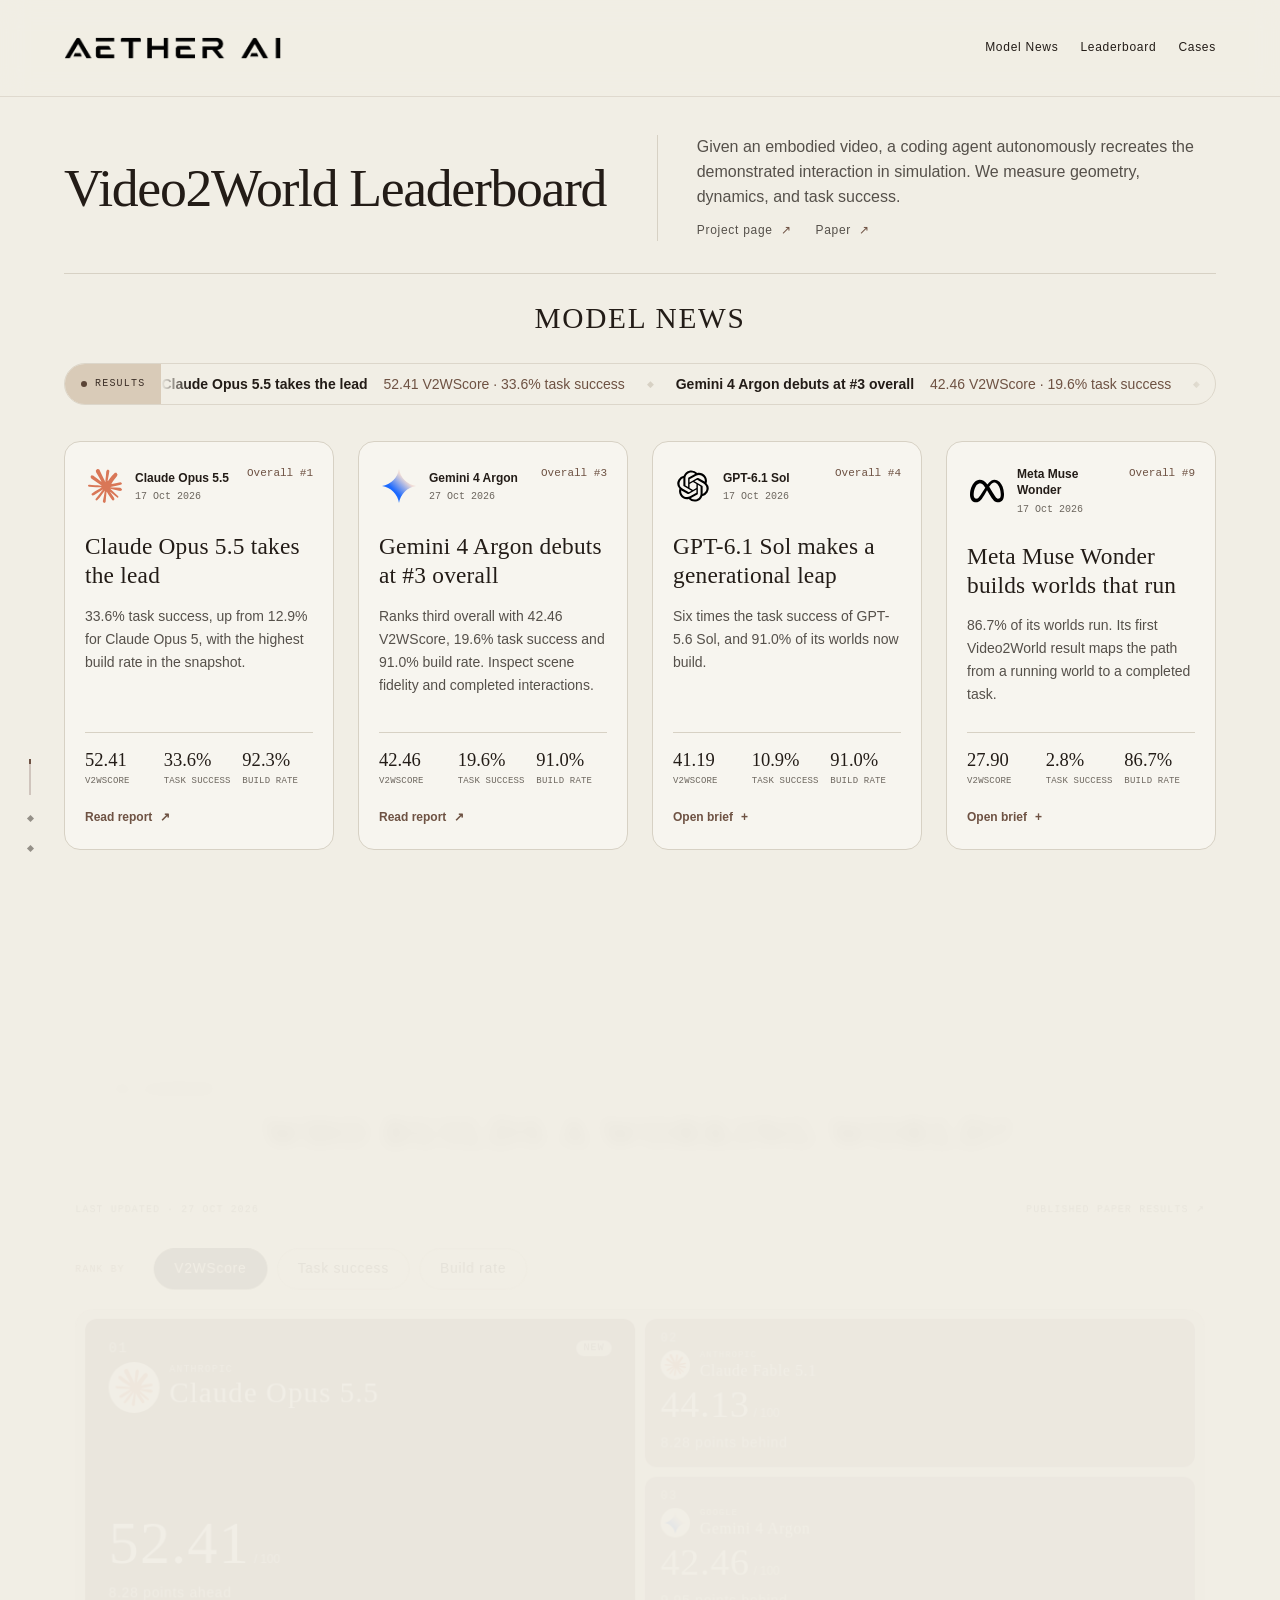
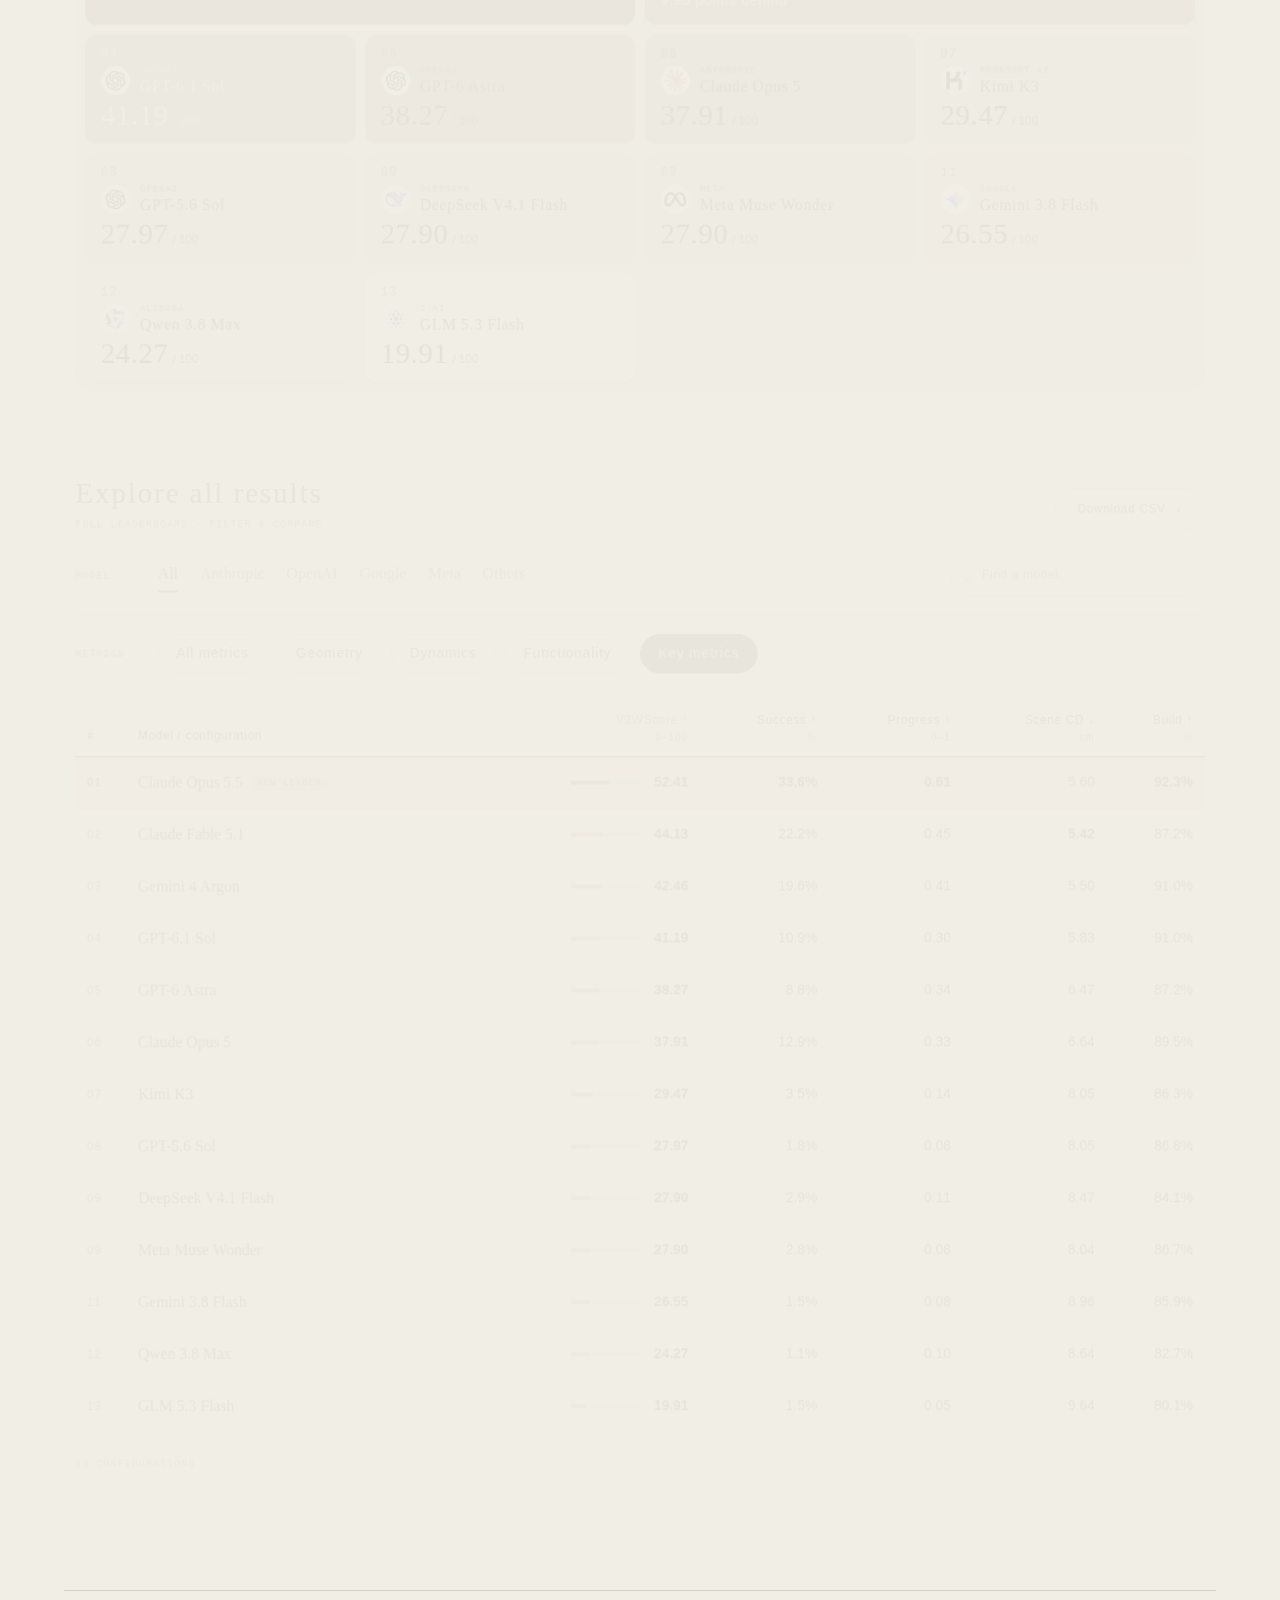
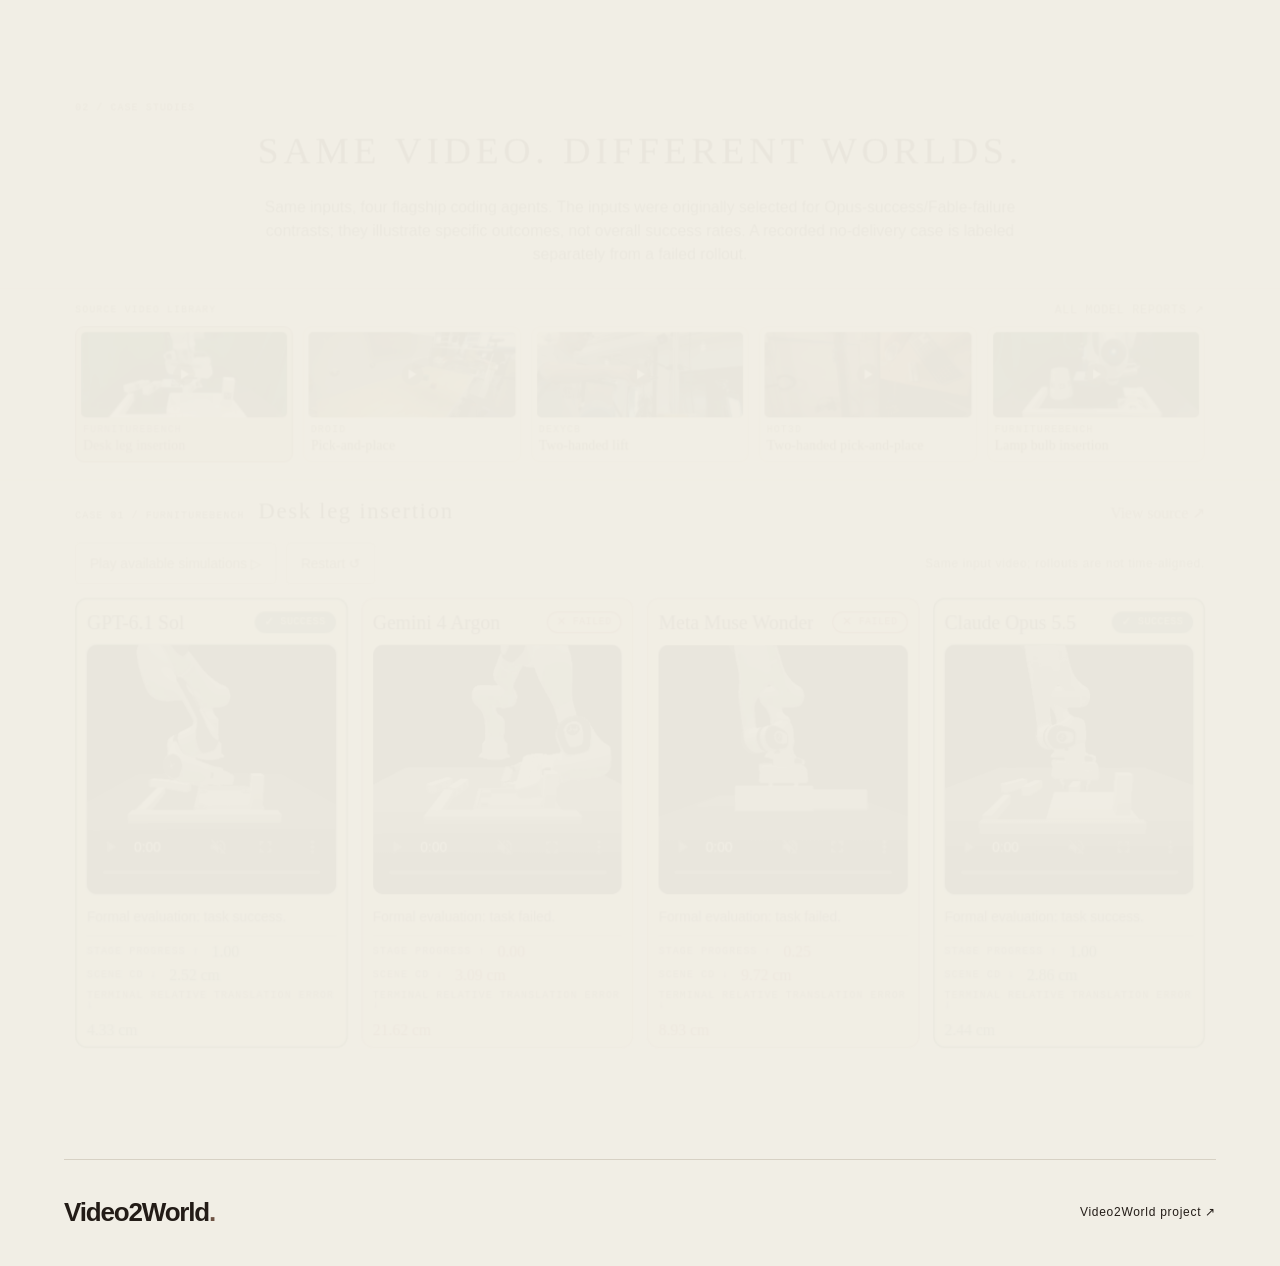
<file: leaderboard/index.html>
<!doctype html>
<html lang="en">
<head>
  <meta charset="UTF-8"><meta name="viewport" content="width=device-width, initial-scale=1">
  <meta name="v2w-base" content="."><meta name="theme-color" content="#f1eee5">
  <title>Video2World — Coding-agent world modeling benchmark</title>
  <meta name="description" content="Explore the living Video2World leaderboard, model reports and verified case evidence for coding agents that recreate embodied interactions in simulation.">
  <meta property="og:title" content="Video2World — Leaderboard and model reports">
  <meta property="og:description" content="Compare coding agents through geometry, dynamics, task success and actual simulation outputs on the Video2World benchmark.">
  <meta property="og:image" content="https://aetherlabsai.github.io/Video2World/leaderboard/assets/aether-ai.png">
  <meta property="og:type" content="website"><meta name="twitter:card" content="summary_large_image">
  <link rel="icon" href="assets/favicon.ico" sizes="16x16 32x32 48x48"><link rel="icon" type="image/png" sizes="32x32" href="assets/favicon-32.png"><link rel="apple-touch-icon" sizes="180x180" href="assets/apple-touch-icon.png"><link rel="stylesheet" href="styles.css"><link rel="stylesheet" href="theme.css"><link rel="stylesheet" href="collaboration.css"><link rel="stylesheet" href="motion.css">
  <script src="app.js" defer></script><script src="motion.js" defer></script>
</head>
<body data-page="home">
  <a class="skip" href="#leaderboard">Skip to leaderboard</a>
  <header class="site-header"><div class="nav-inner"><a class="wordmark" href="../" aria-label="Aether AI · Video2World project page"><img src="assets/aether-ai.png" alt="Aether AI" width="946" height="96" decoding="async"></a><nav aria-label="Main navigation"><a href="#updates">Model News</a><a href="#leaderboard">Leaderboard</a><a href="#cases">Cases</a></nav></div></header>
  <main id="top">
    <div class="page-width leaderboard-intro" aria-labelledby="hero-title">
      <h1 id="hero-title">Video2World Leaderboard</h1>
      <p class="hero-description">Given an embodied video, a coding agent autonomously recreates the demonstrated interaction in simulation. We measure geometry, dynamics, and task success.</p>
      <div class="leaderboard-intro-links"><a class="text-link" href="https://aetherlabsai.github.io/Video2World/">Project page <span aria-hidden="true">↗</span></a><a class="text-link" href="https://arxiv.org/abs/2610.04432">Paper <span aria-hidden="true">↗</span></a></div>
    </div>
    <section class="section page-width model-news-section" id="updates" data-rail="Model News" aria-labelledby="updates-title">
      <div class="nh-masthead"><h2 id="updates-title">Model News</h2></div>
      <div class="news-home" id="latest-model-news" aria-label="Latest model evaluations"><p class="model-news-loading">Loading model news…</p></div>
    </section>
    <section class="section page-width" id="leaderboard" data-rail="Leaderboard" aria-labelledby="board-title"><div class="section-heading"><div><span class="eyebrow section-index">01 / THE LEADERBOARD</span><h2 id="board-title">Who builds a working world?</h2></div></div>
      <div class="board-context board-meta" role="toolbar" aria-label="Leaderboard data"><span class="snapshot-date" id="snapshot-date">Last updated · 09 Oct 2026</span><div class="board-meta-actions"><a class="text-link paper-results-link" href="https://aetherlabsai.github.io/Video2World/#results" target="_blank" rel="noopener">Published paper results ↗</a></div></div>
      <div class="ranking-stage">
        <div class="chart-heading rank-by"><span class="tiny-label filter-label">Rank by</span><h3 id="chart-title" class="sr-only">Overall score</h3><div class="segmented" role="group" aria-label="Rank by"><button class="active" data-chart="score" type="button" aria-pressed="true">V2WScore</button><button data-chart="success" type="button" aria-pressed="false">Task success</button><button data-chart="build" type="button" aria-pressed="false">Build rate</button></div></div>
        <div id="rank-podium" class="rank-podium podium-split" aria-label="Top three models"></div>
      </div>
      <div class="results-head"><div><h3>Explore all results</h3><span class="tiny-label">Full leaderboard · filter &amp; compare</span></div><button class="button secondary" id="export-csv" type="button">Download CSV <span>↓</span></button></div>
      <div class="board-toolbar"><span class="tiny-label filter-label">Model</span><div class="provider-filters provider-tabs" id="provider-filters" role="group" aria-label="Filter by provider"></div><label class="search"><span aria-hidden="true">⌕</span><input id="model-search" type="search" placeholder="Find a model…" aria-label="Search models"></label></div>
      <div class="metric-views"><span class="tiny-label filter-label">Metrics</span><div class="segmented" role="group" aria-label="Metric view"><button type="button" data-metric-view="all" id="detail-toggle" aria-pressed="false">All metrics</button><button type="button" data-metric-view="Geometry" aria-pressed="false">Geometry</button><button type="button" data-metric-view="Dynamics" aria-pressed="false">Dynamics</button><button type="button" data-metric-view="Functionality" aria-pressed="false">Functionality</button><button class="active" type="button" data-metric-view="key" aria-pressed="true">Key metrics</button></div><span class="metric-view-note" id="metric-view-note"></span></div>
      <div class="table-scroll" tabindex="0" aria-label="Scrollable leaderboard"><table class="leaderboard-table" id="leaderboard-table"><caption class="sr-only">Video2World model results. Select a column to sort or a model to inspect its metric coverage.</caption><thead id="table-head"></thead><tbody id="table-body"><tr><td>Loading benchmark results…</td></tr></tbody></table></div>
      <div class="board-footnote"><span id="board-summary">10 evaluated configurations</span></div>

    </section>

    <section class="section page-width" id="cases" data-rail="Cases" aria-labelledby="cases-title"><div class="case-study" id="opus-case-explorer"><div class="cs-head"><span class="eyebrow section-index">02 / CASE STUDIES</span><h2 id="cases-title">Same video. Different worlds.</h2></div><p class="loading">Loading cases…</p></div>
    </section>
  </main>
  <footer class="site-footer"><a class="wordmark" href="../">Video2World<span class="brand-dot">.</span></a><div class="footer-links"><a href="../">Video2World project ↗</a></div></footer>
  <dialog id="news-brief" class="news-brief" aria-labelledby="news-brief-title"><button class="news-brief-close icon-button" type="button" aria-label="Close">×</button><div id="news-brief-content"></div></dialog>
  <dialog id="model-dialog" class="model-dialog"><button class="dialog-close icon-button" type="button" aria-label="Close model details">×</button><div id="model-dialog-content"></div></dialog>
  <div id="toast" class="toast" role="status" aria-live="polite"></div>
</body>
</html>
</file>
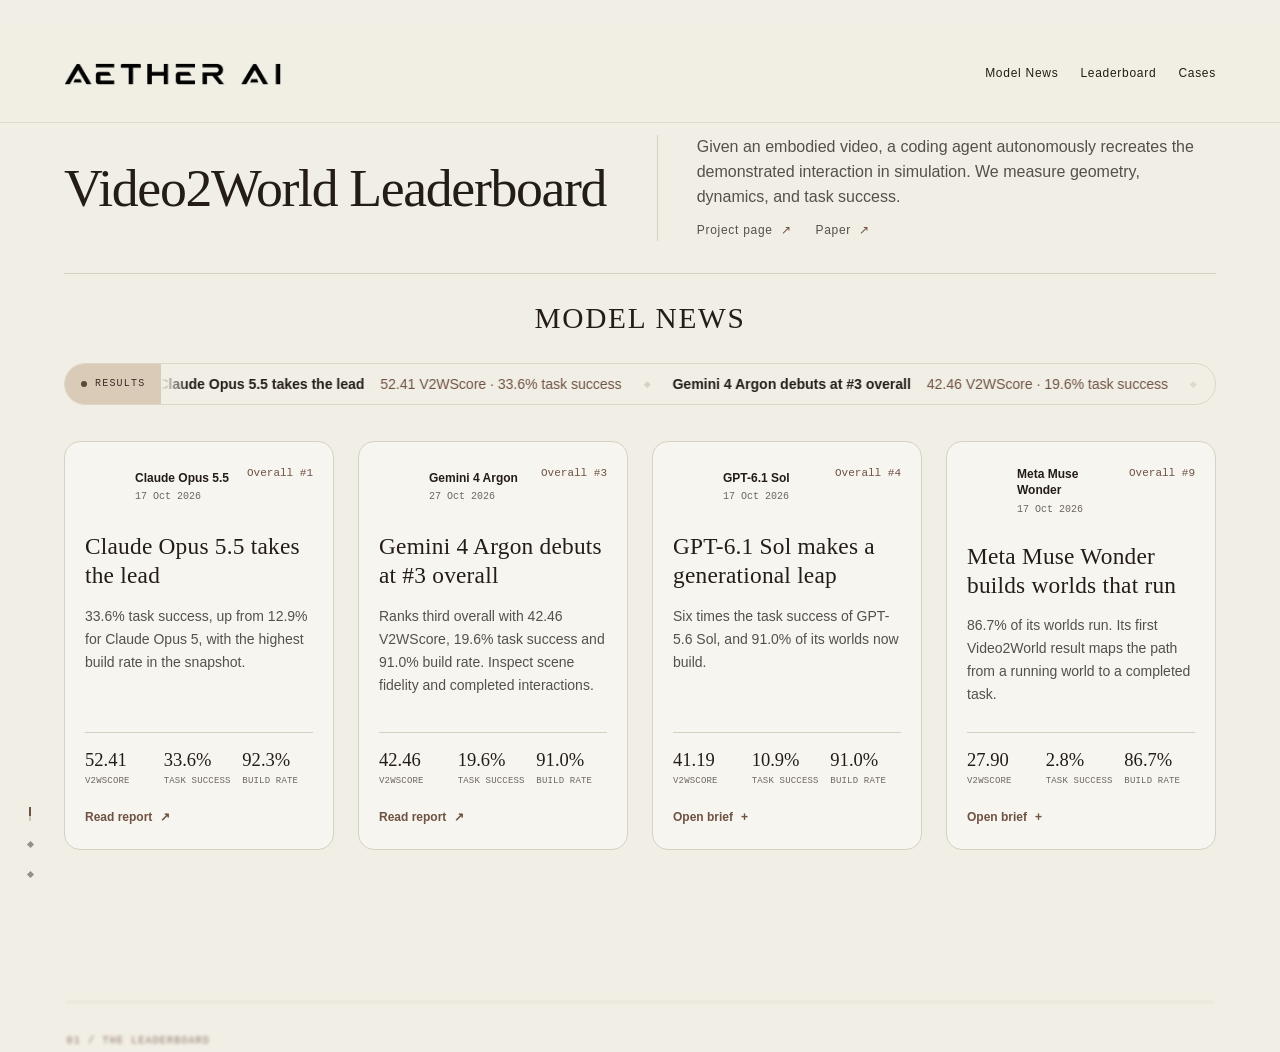
<file: leaderboard/news/index.html>
<!doctype html>
<html lang="en"><head><meta charset="utf-8"><meta name="viewport" content="width=device-width,initial-scale=1"><title>Video2World Model News</title><link rel="canonical" href="https://aetherlabsai.github.io/Video2World/leaderboard/#updates"><meta http-equiv="refresh" content="0;url=../#updates"></head><body><p><a href="../#updates">Open Video2World Model News</a></p></body></html>
</file>
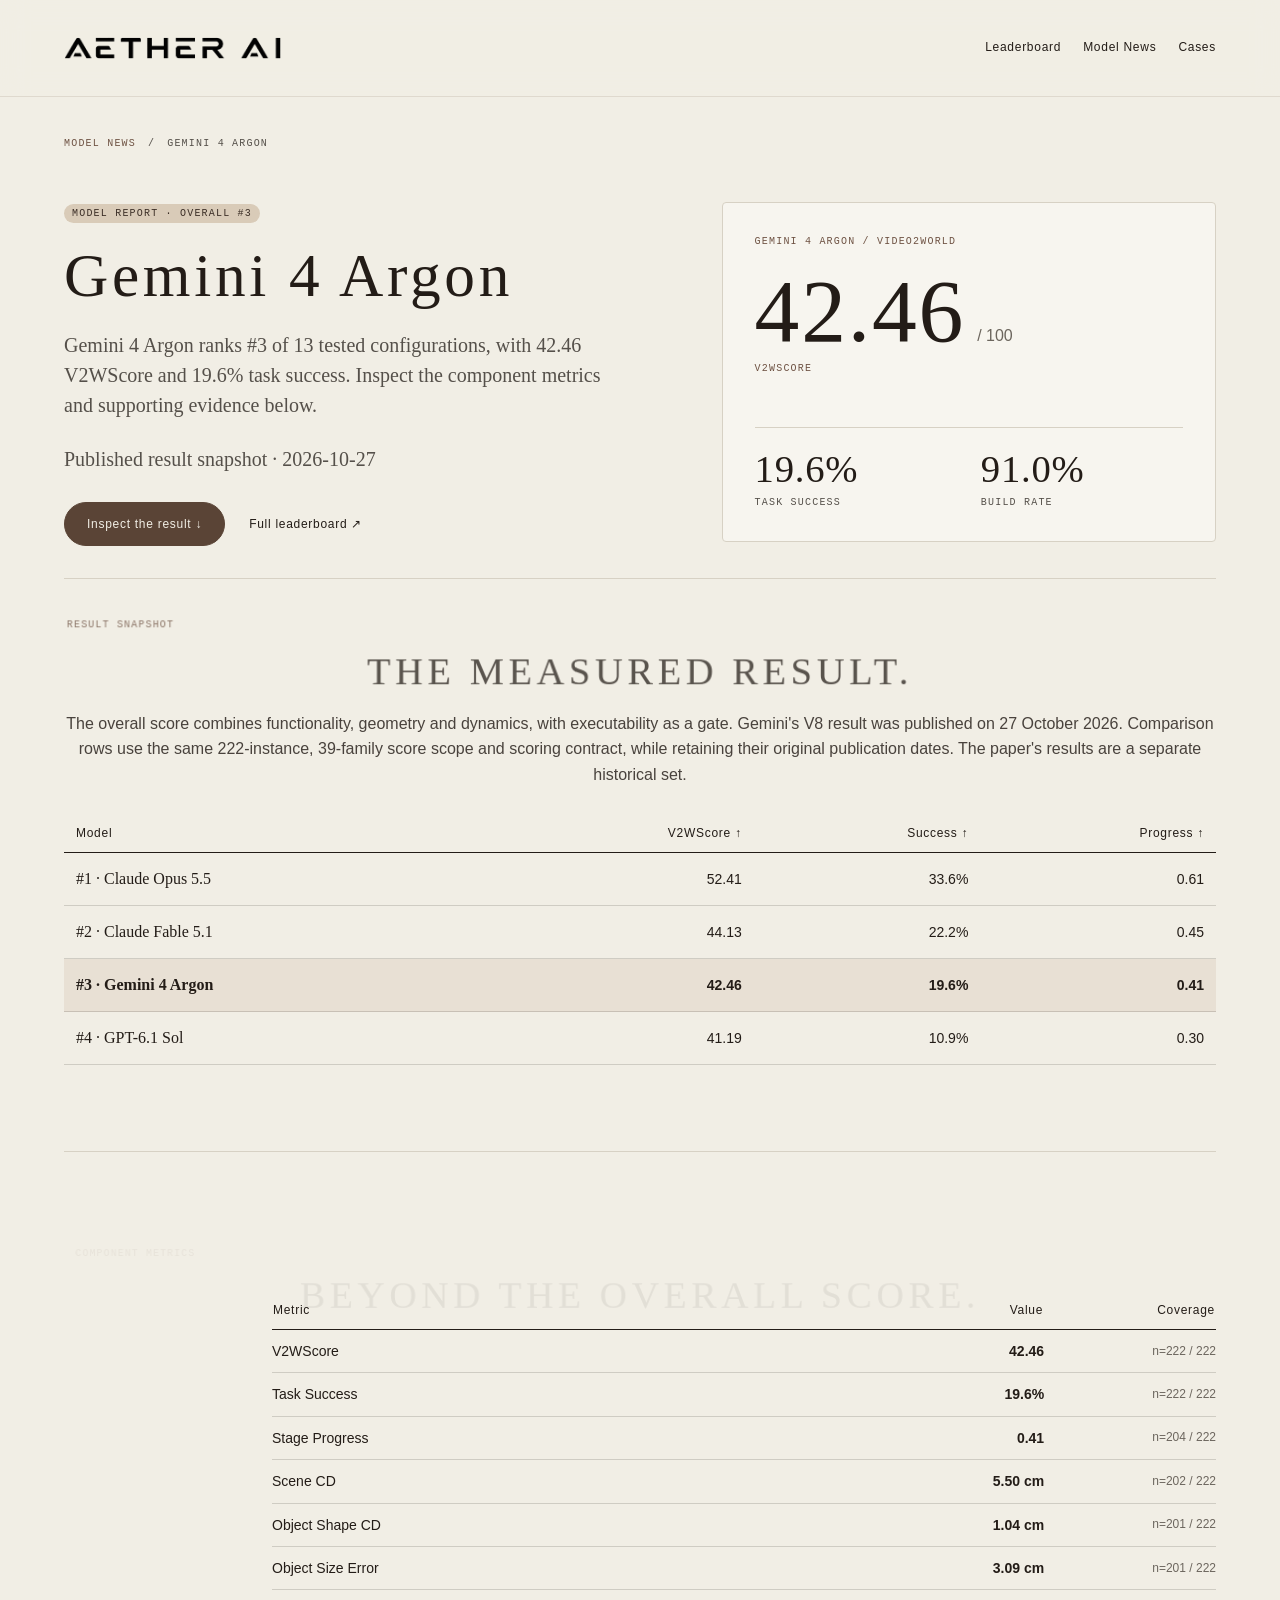
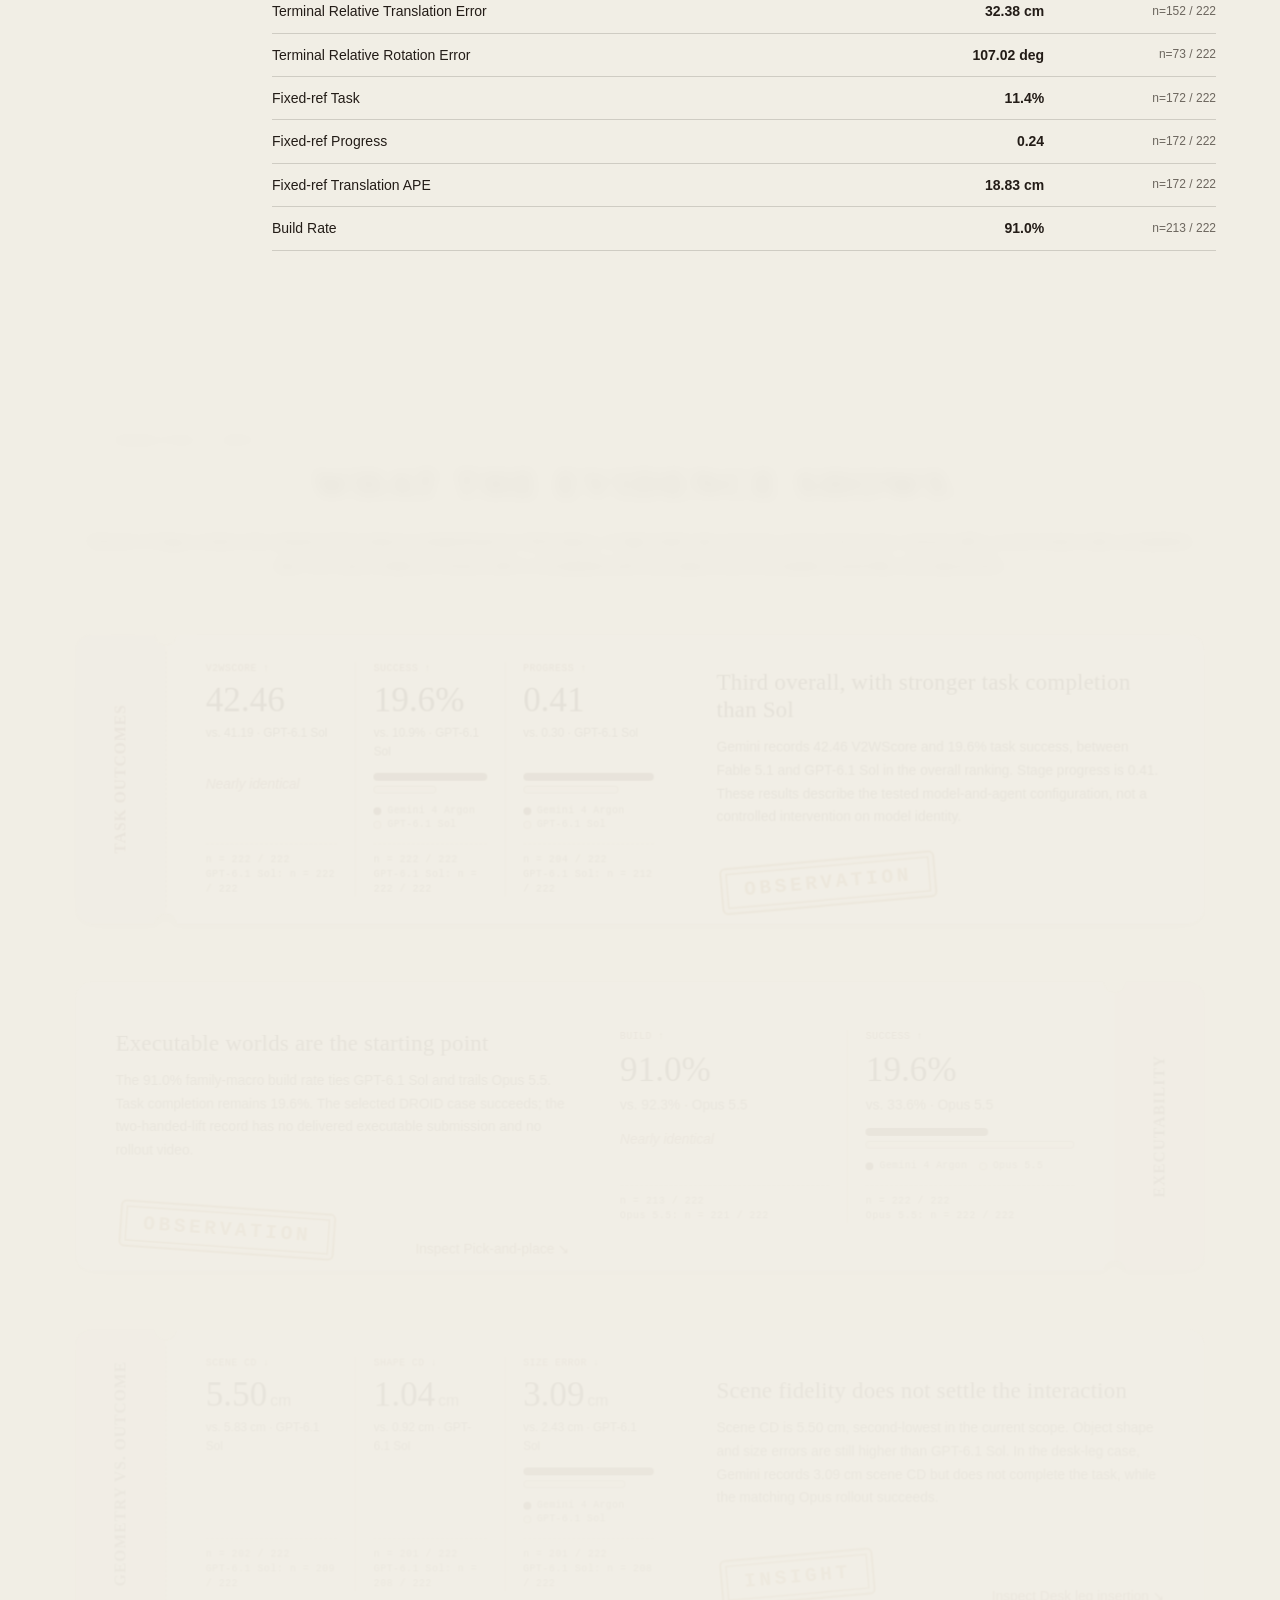
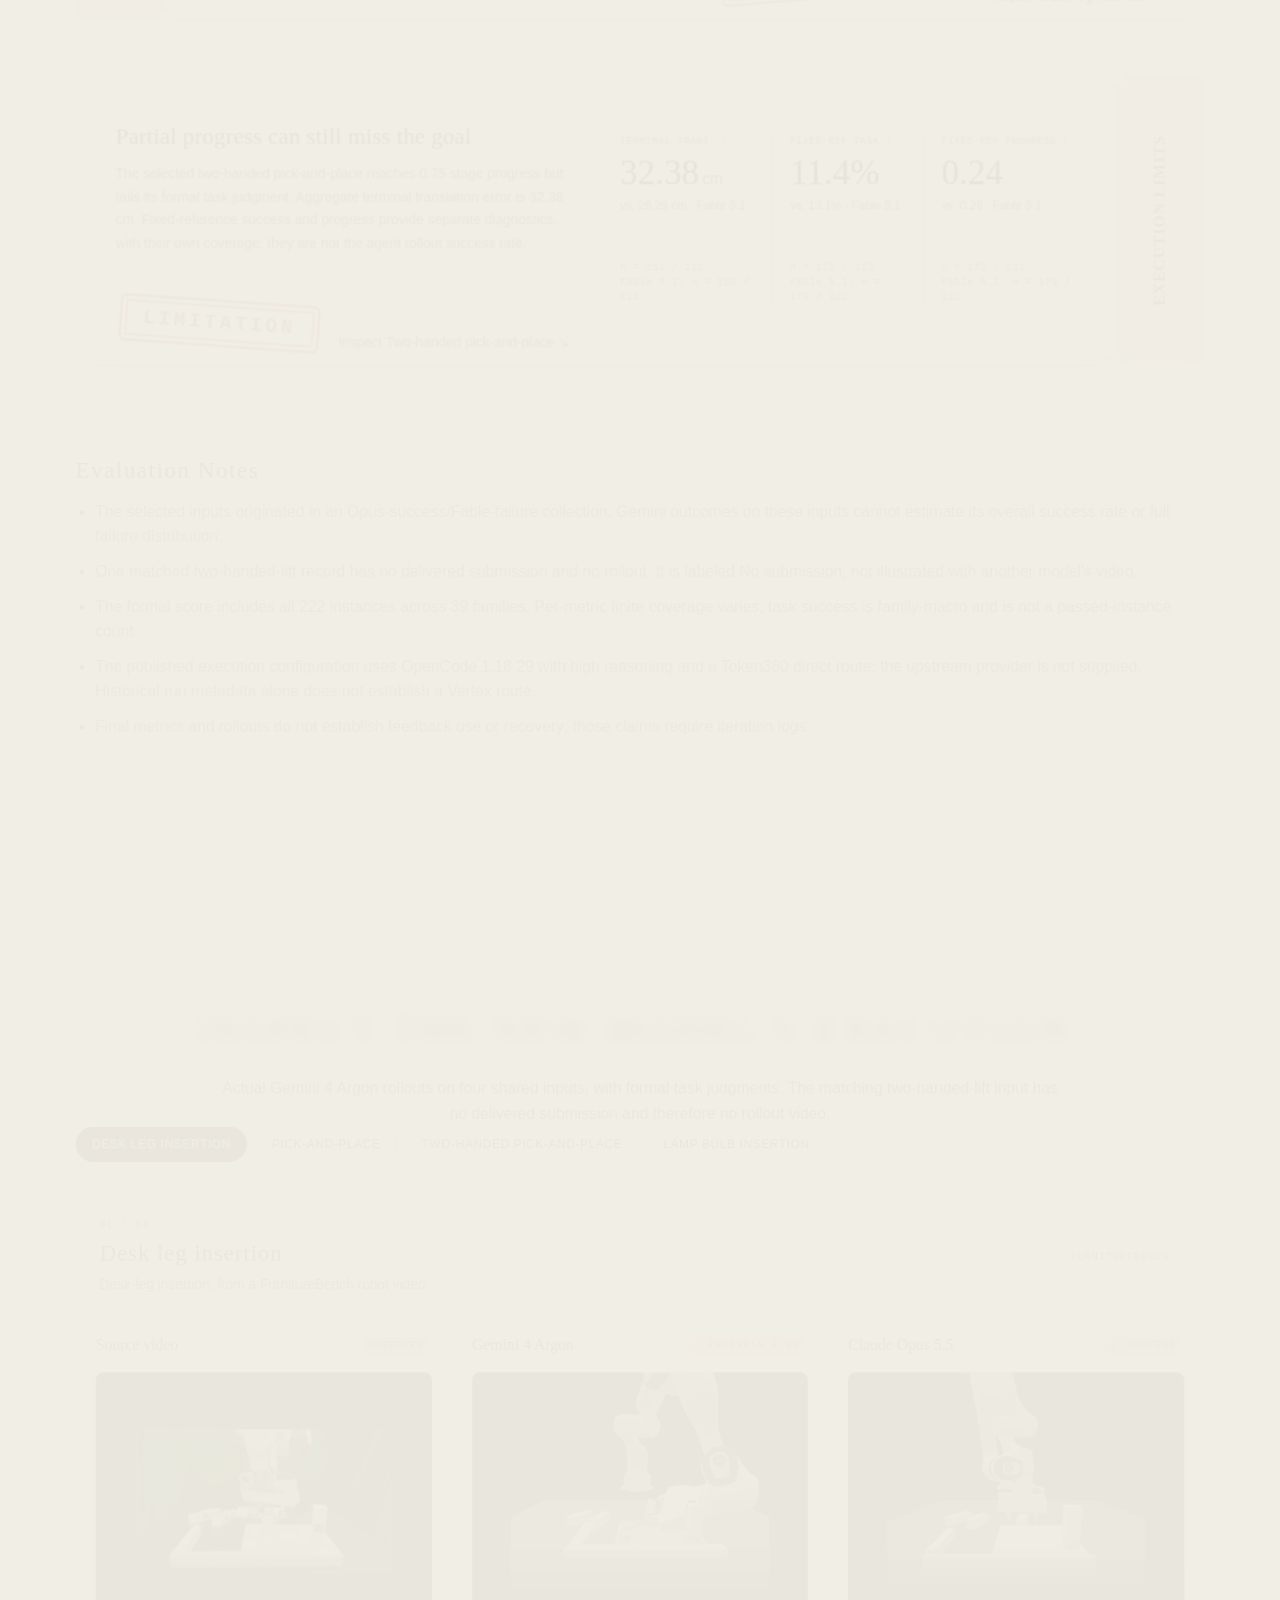
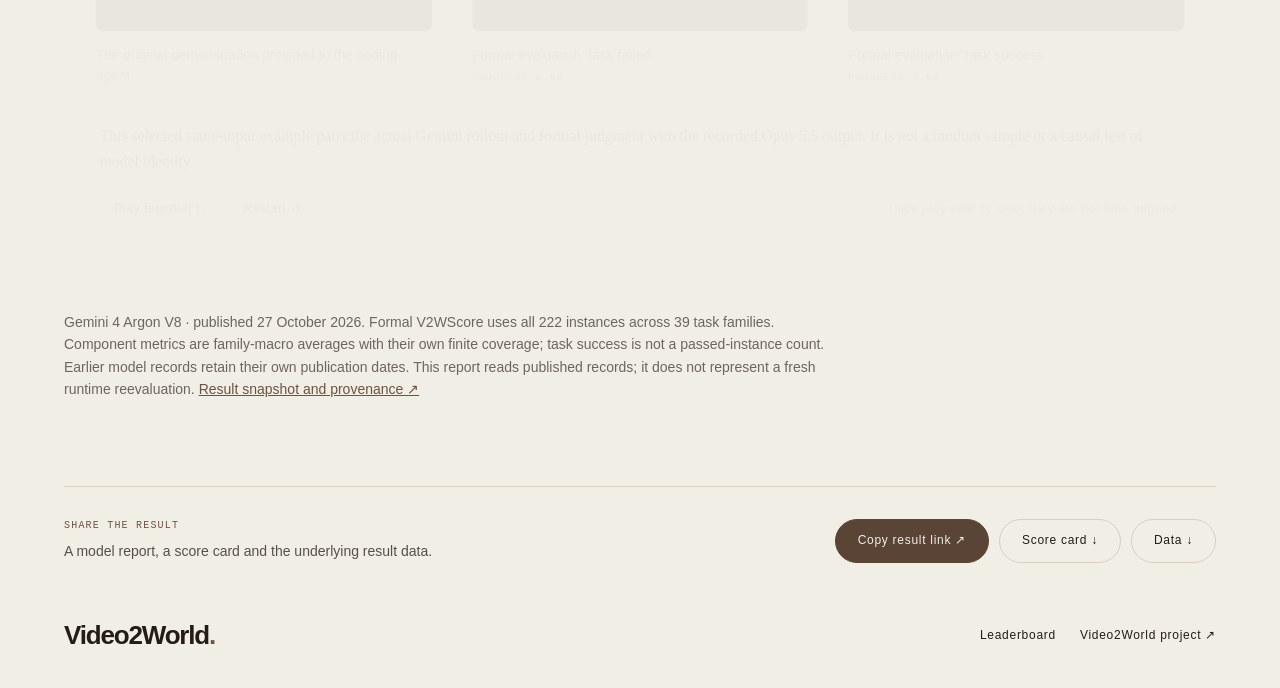
<file: leaderboard/updates/gemini-4-argon.html>
<!doctype html>
<html lang="en"><head>
  <meta charset="UTF-8"><meta name="viewport" content="width=device-width, initial-scale=1"><meta name="v2w-base" content=".."><meta name="theme-color" content="#f1eee5">
  <title>Gemini 4 Argon — #3 overall on Video2World</title>
  <meta name="description" content="Gemini 4 Argon ranks third among 13 configurations: 42.46 V2WScore, 19.6% task success and 91.0% build rate. Explore the metrics and actual model rollouts.">
  <meta property="og:title" content="Gemini 4 Argon ranks #3 overall on Video2World"><meta property="og:description" content="42.46 V2WScore, 19.6% task success and 91.0% build rate. Inspect metric coverage, completed pick-and-place and remaining execution gaps."><meta property="og:url" content="https://aetherlabsai.github.io/Video2World/leaderboard/updates/gemini-4-argon.html"><meta property="og:image" content="https://aetherlabsai.github.io/Video2World/leaderboard/assets/gemini-4-argon-social.png"><meta name="twitter:card" content="summary_large_image">
  <link rel="icon" href="../assets/favicon.ico" sizes="16x16 32x32 48x48"><link rel="icon" type="image/png" sizes="32x32" href="../assets/favicon-32.png"><link rel="apple-touch-icon" sizes="180x180" href="../assets/apple-touch-icon.png"><link rel="stylesheet" href="../styles.css"><link rel="stylesheet" href="../theme.css"><link rel="stylesheet" href="../collaboration.css"><link rel="stylesheet" href="../motion.css"><script src="../app.js" defer></script><script src="../motion.js" defer></script>
</head><body data-page="model" data-model="gemini-4-argon"><a class="skip" href="#generic-model-title">Skip to model update</a>
  <header class="site-header"><div class="nav-inner"><a class="wordmark" href="../../" aria-label="Aether AI · Video2World project page"><img src="../assets/aether-ai.png" alt="Aether AI" width="946" height="96" decoding="async"></a><nav aria-label="Main navigation"><a href="../index.html#leaderboard">Leaderboard</a><a href="../index.html#updates">Model News</a><a href="../index.html#cases">Cases</a></nav></div></header>
  <main class="page-width update-page"><div class="breadcrumbs"><a href="../index.html#updates">Model News</a><span>/</span><span>Gemini 4 Argon</span></div>
    <section class="model-hero" aria-labelledby="generic-model-title">
      <div><span class="release-tag" id="generic-rank">MODEL REPORT · OVERALL #3</span><h1 id="generic-model-title">Gemini 4 Argon</h1><p id="generic-model-intro">Third among 13 tested configurations: 42.46 V2WScore, 19.6% task success and 91.0% build rate. Inspect the component metrics and actual successful and failed executions.</p><p id="generic-date">Published result snapshot · 27 October 2026</p><div class="hero-actions"><a class="button primary" href="#result-table">Inspect the result ↓</a><a class="text-link" href="../index.html#leaderboard">Full leaderboard ↗</a></div></div>
      <div class="model-score-art" data-result-only><div><span class="tiny-label">Gemini 4 Argon / VIDEO2WORLD</span><div class="large-score" id="generic-score">42.46<small>/ 100</small></div><span class="tiny-label">V2WSCORE</span></div><div class="score-art-footer"><div><strong id="generic-success">19.6%</strong><span>TASK SUCCESS</span></div><div><strong id="generic-build">91.0%</strong><span>BUILD RATE</span></div></div></div>
    </section>
    <section class="editorial-grid" id="generic-pending" hidden><div><span class="eyebrow section-index">EVALUATION IN PROGRESS</span><h2>Testing.</h2></div><div class="editorial-copy"><p>The result is not yet verified. This page will become the model's report once its evaluation is complete.</p><p>We will report the overall ranking alongside build rate, task success, stage progress, geometry and dynamics. Strengths and limitations will be tied to those metrics and actual model outputs.</p><p>Feedback and recovery claims require the agent's iteration logs. No such capability is inferred from a final score or rollout alone.</p><a class="text-link" href="../index.html#updates">Follow the four-model evaluation ↗</a></div></section>
    <div id="generic-results">
      <section class="editorial-grid" id="result-table" data-rail="Result"><div><span class="eyebrow section-index">RESULT SNAPSHOT</span><h2>The measured result.</h2></div><div class="editorial-copy"><p>The overall score combines functionality, geometry and dynamics, with executability as a gate. Gemini's V8 result was published on 27 October 2026. Comparison rows use the same 222-instance, 39-family score scope and scoring contract, while retaining their original publication dates. The paper's results are a separate historical set.</p><table class="update-results-table"><thead><tr><th scope="col">Model</th><th scope="col">V2WScore ↑</th><th scope="col">Success ↑</th><th scope="col">Progress ↑</th></tr></thead><tbody id="model-results-body"><tr><td>#1 · Claude Opus 5.5</td><td>52.41</td><td>33.6%</td><td>0.61</td></tr><tr><td>#2 · Claude Fable 5.1</td><td>44.13</td><td>22.2%</td><td>0.45</td></tr><tr class="featured"><td>#3 · Gemini 4 Argon</td><td>42.46</td><td>19.6%</td><td>0.41</td></tr><tr><td>#4 · GPT-6.1 Sol</td><td>41.19</td><td>10.9%</td><td>0.30</td></tr></tbody></table></div></section>
      <section class="editorial-grid metrics-stack" id="metrics" data-rail="Metrics"><div><span class="eyebrow section-index">COMPONENT METRICS</span><h2>Beyond the overall score.</h2></div><table class="dialog-metrics"><thead><tr><th scope="col">Metric</th><th scope="col">Value</th><th scope="col">Coverage</th></tr></thead><tbody id="generic-metric-coverage"><tr><td>V2WScore</td><td>42.46</td><td>n=222 / 222</td></tr><tr><td>Task Success</td><td>19.6%</td><td>n=222 / 222</td></tr><tr><td>Stage Progress</td><td>0.41</td><td>n=204 / 222</td></tr><tr><td>Scene CD</td><td>5.50 cm</td><td>n=202 / 222</td></tr><tr><td>Object Shape CD</td><td>1.04 cm</td><td>n=201 / 222</td></tr><tr><td>Object Size Error</td><td>3.09 cm</td><td>n=201 / 222</td></tr><tr><td>Terminal Relative Translation Error</td><td>32.38 cm</td><td>n=152 / 222</td></tr><tr><td>Terminal Relative Rotation Error</td><td>107.02 deg</td><td>n=73 / 222</td></tr><tr><td>Fixed-ref Task</td><td>11.4%</td><td>n=172 / 222</td></tr><tr><td>Fixed-ref Progress</td><td>0.24</td><td>n=172 / 222</td></tr><tr><td>Fixed-ref Translation APE</td><td>18.83 cm</td><td>n=172 / 222</td></tr><tr><td>Build Rate</td><td>91.0%</td><td>n=213 / 222</td></tr></tbody></table></section>
    </div>
    <section class="model-analysis" id="model-analysis" data-rail="Findings" hidden></section>
    <section class="model-cases-status" id="model-cases-status" data-result-only hidden><div><span class="eyebrow section-index">CASE EVIDENCE</span><h3>Actual model executions.</h3><p>Four verified Gemini rollouts show a completed pick-and-place and failed assembly and placement. The matching two-handed-lift record has no delivered submission and no rollout video. These inputs were inherited from a directed Opus-success/Fable-failure selection; they do not estimate Gemini's overall success frequency.</p></div></section>
    <section class="model-update-cases" id="model-update-cases" data-rail="Cases" hidden></section>
    <section class="model-update-cases failure-cases" id="failure-cases" data-rail="Failures" hidden></section>
    <p class="snapshot-provenance" data-result-only>Gemini 4 Argon V8 · published 27 October 2026. Formal V2WScore uses all 222 instances across 39 task families. Component metrics are family-macro averages with their own finite coverage; task success is not a passed-instance count. Earlier model records retain their own publication dates. This report reads published records; it does not represent a fresh runtime reevaluation. <a href="../data/result-snapshot-2026-10-27.json">Result snapshot and provenance ↗</a></p>
  </main>
  <footer class="site-footer"><div class="footer-share" data-result-only hidden><div><span class="eyebrow section-index">SHARE THE RESULT</span><p>A model report, a score card and the underlying result data.</p></div><div class="share-actions"><button class="button primary" id="share-result" type="button">Copy result link ↗</button><button class="button secondary" id="download-result-card" type="button">Score card ↓</button><button class="button secondary" id="download-snapshot" type="button">Data ↓</button></div></div><a class="wordmark" href="../../">Video2World<span class="brand-dot">.</span></a><div class="footer-links"><a href="../index.html">Leaderboard</a><a href="../../">Video2World project ↗</a></div></footer><div id="toast" class="toast" role="status" aria-live="polite"></div>
</body></html>
</file>
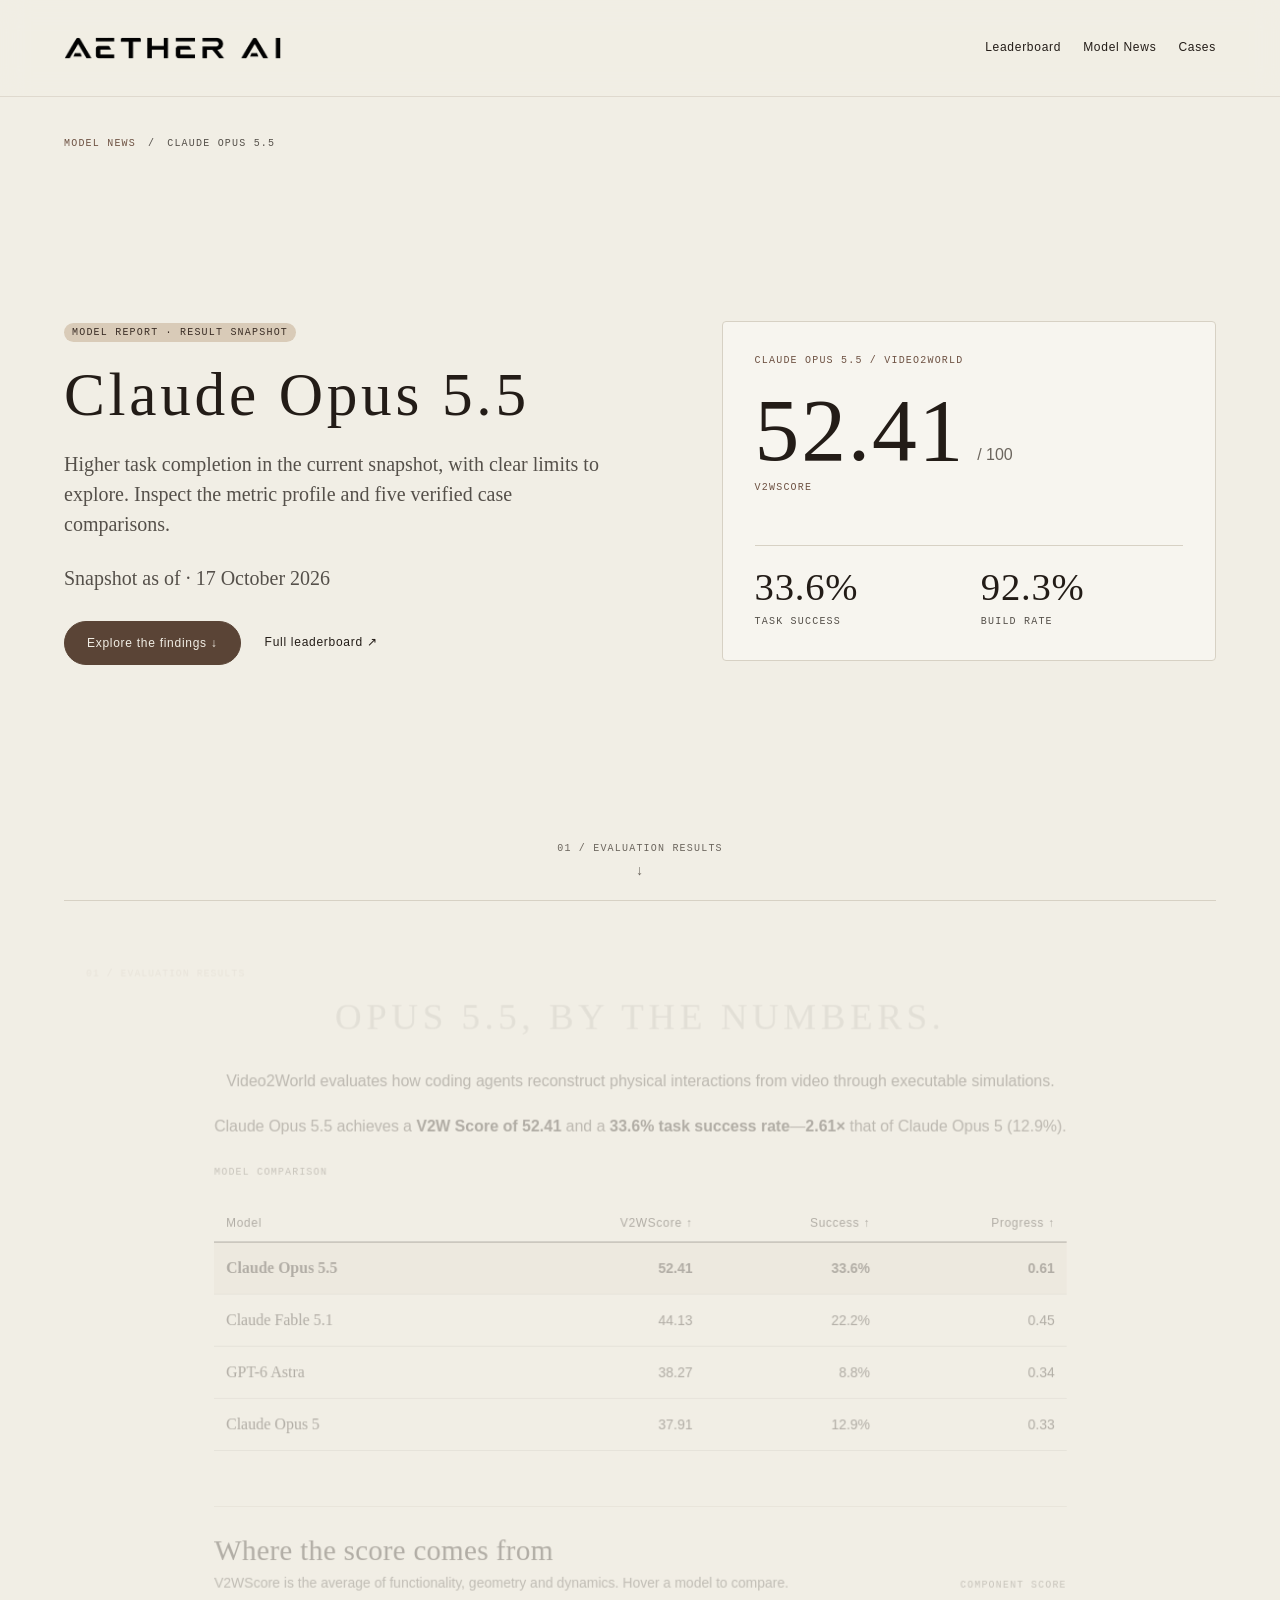
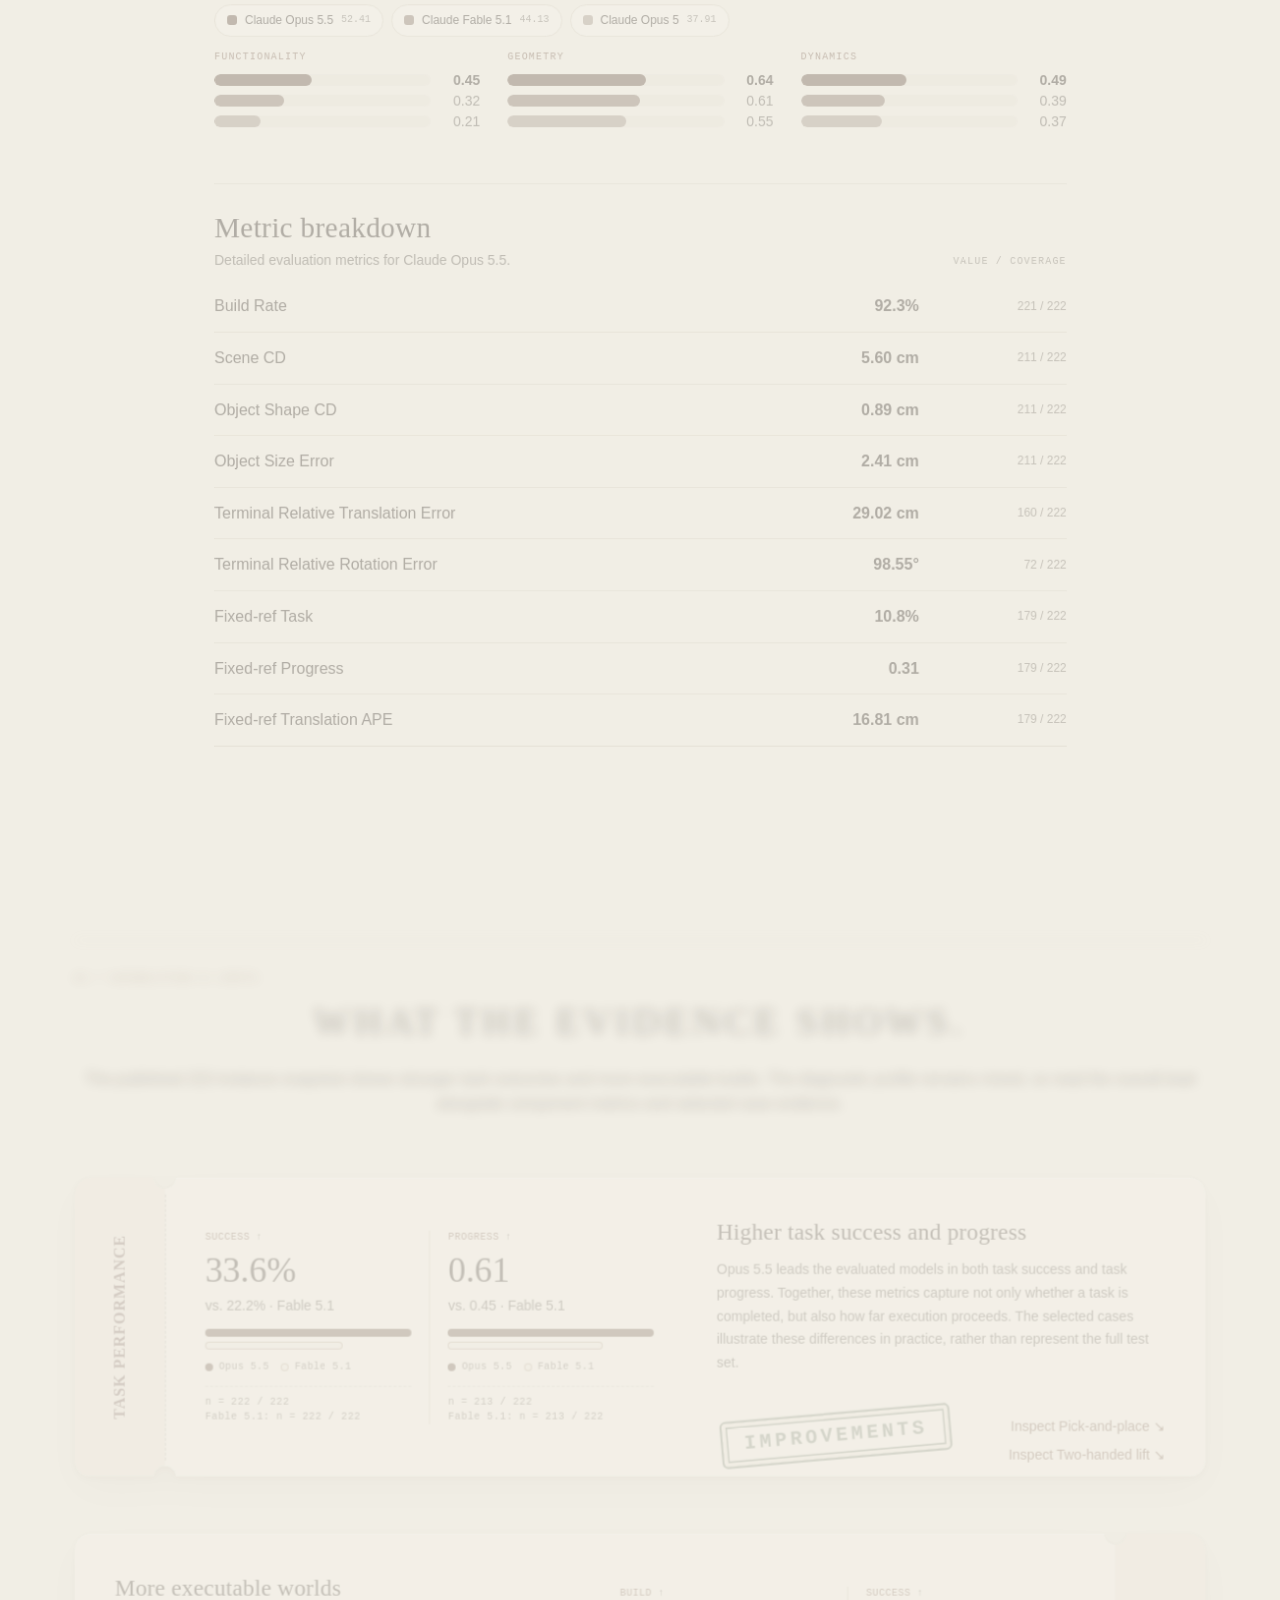
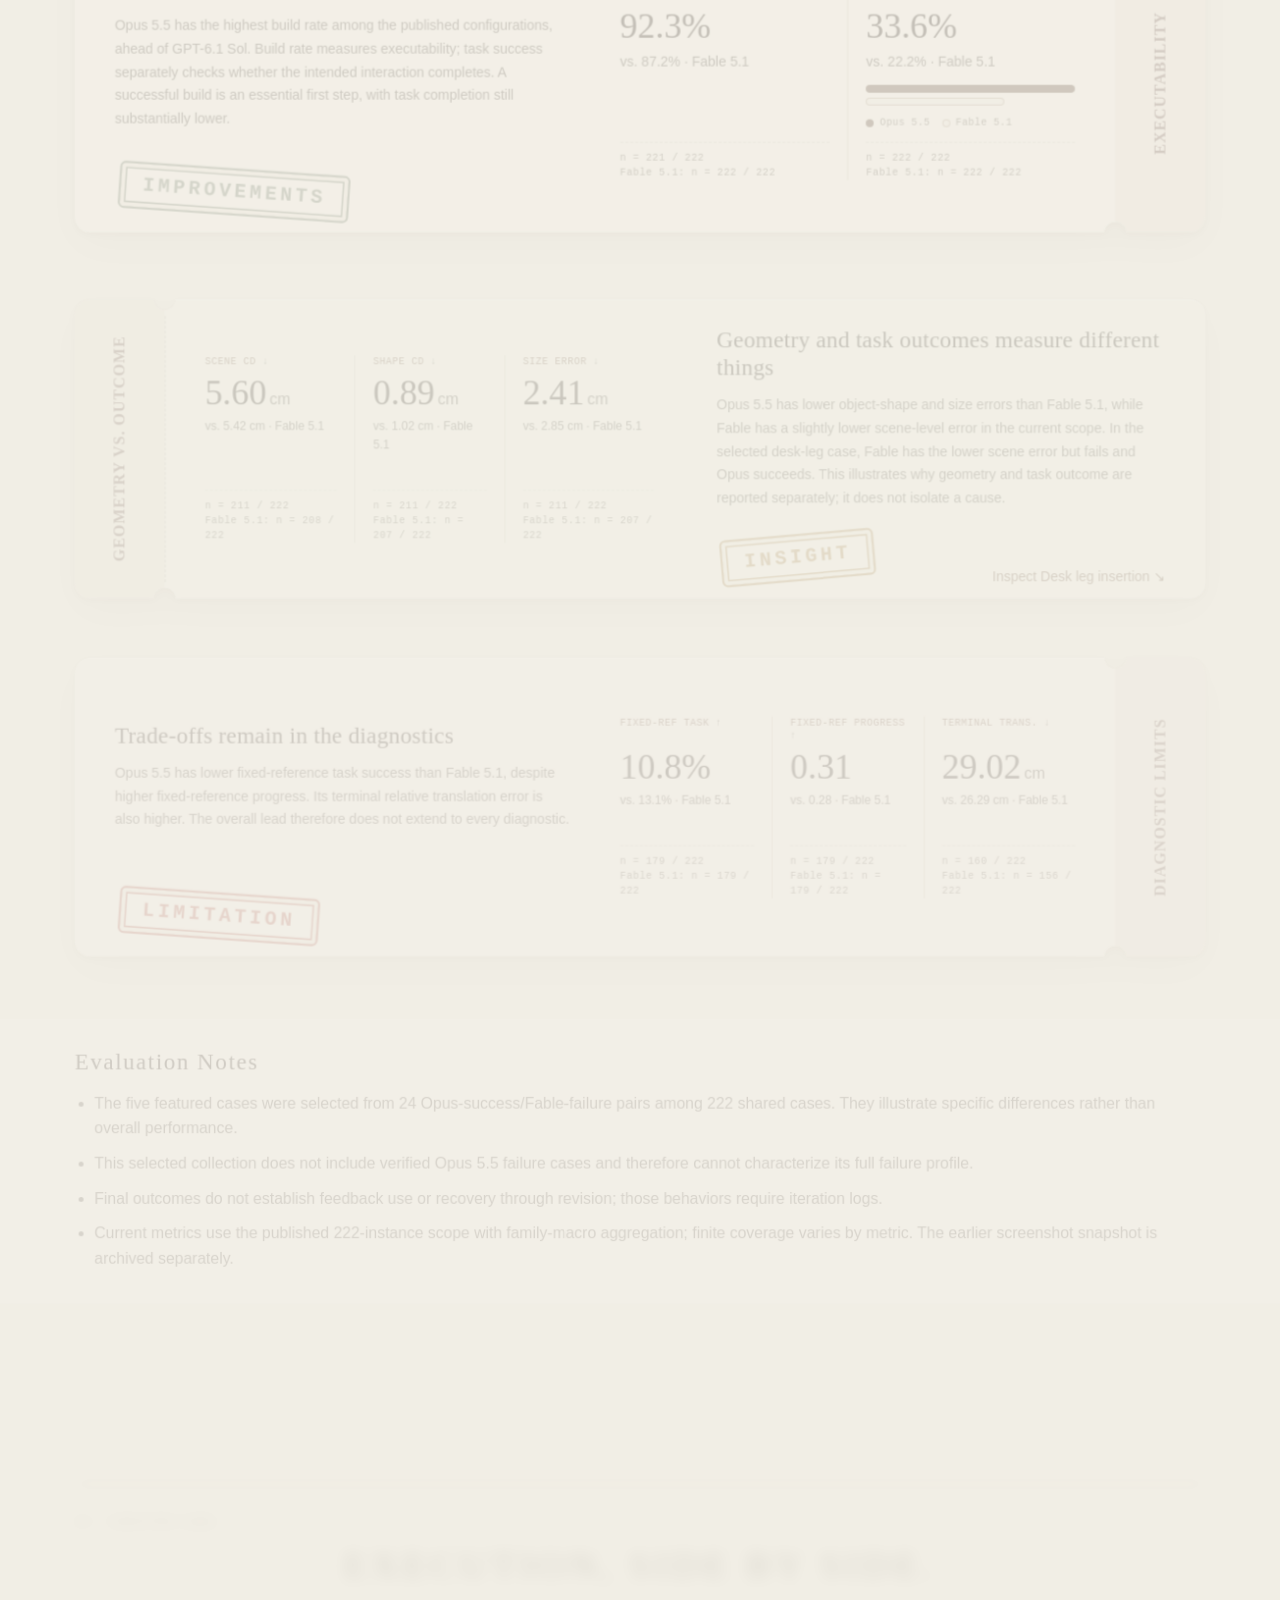
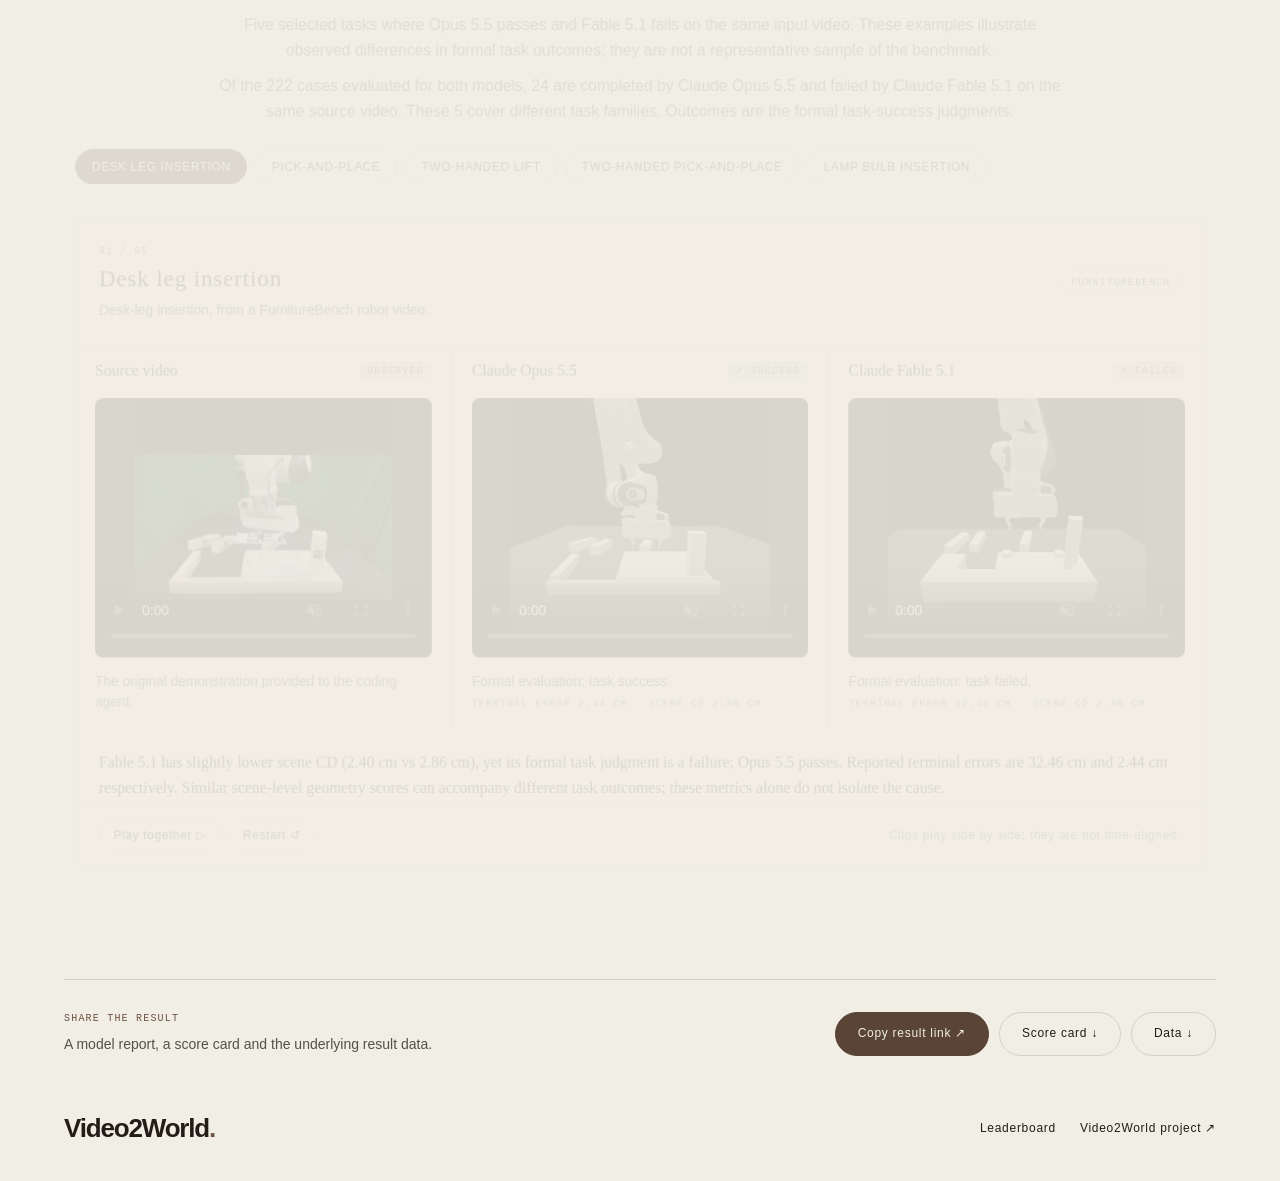
<file: leaderboard/updates/opus-5-5.html>
<!doctype html>
<html lang="en"><head>
  <meta charset="UTF-8"><meta name="viewport" content="width=device-width, initial-scale=1"><meta name="v2w-base" content=".."><meta name="theme-color" content="#f1eee5">
  <title>Claude Opus 5.5 on Video2World — 52.41 V2WScore, 33.6% task success</title>
  <meta name="description" content="Claude Opus 5.5 on the Video2World benchmark. 52.41 V2WScore and 33.6% task success in the published 222-instance snapshot, with component metrics and verified case evidence.">
  <meta property="og:title" content="Claude Opus 5.5 on Video2World"><meta property="og:description" content="Follow the model evaluation, inspect measured capabilities and explore verified case evidence."><meta property="og:url" content="https://aetherlabsai.github.io/Video2World/leaderboard/updates/opus-5-5.html"><meta property="og:image" content="https://aetherlabsai.github.io/Video2World/leaderboard/assets/opus-5-5-social.png"><meta name="twitter:card" content="summary_large_image">
  <link rel="icon" href="../assets/favicon.ico" sizes="16x16 32x32 48x48"><link rel="icon" type="image/png" sizes="32x32" href="../assets/favicon-32.png"><link rel="apple-touch-icon" sizes="180x180" href="../assets/apple-touch-icon.png"><link rel="stylesheet" href="../styles.css"><link rel="stylesheet" href="../theme.css"><link rel="stylesheet" href="../collaboration.css"><link rel="stylesheet" href="../motion.css"><script src="../app.js" defer></script><script src="../motion.js" defer></script>
</head><body data-page="opus" data-model="opus-5-5"><a class="skip" href="#model-title">Skip to model update</a>
  <header class="site-header"><div class="nav-inner"><a class="wordmark" href="../../" aria-label="Aether AI · Video2World project page"><img src="../assets/aether-ai.png" alt="Aether AI" width="946" height="96" decoding="async"></a><nav aria-label="Main navigation"><a href="../index.html#leaderboard">Leaderboard</a><a href="../index.html#updates">Model News</a><a href="../index.html#cases">Cases</a></nav></div></header>
  <main class="page-width update-page"><div class="breadcrumbs"><a href="../index.html#updates">Model News</a><span>/</span><span>Claude Opus 5.5</span></div>
    <section class="model-hero" aria-labelledby="model-title"><div><span class="release-tag">MODEL REPORT · RESULT SNAPSHOT</span><h1 id="model-title">Claude Opus 5.5</h1><p>Higher task completion in the current snapshot, with clear limits to explore. Inspect the metric profile and five verified case comparisons.</p><p>Snapshot as of · 17 October 2026</p><div class="hero-actions"><a class="button primary" href="#model-analysis">Explore the findings ↓</a><a class="text-link" href="../index.html#leaderboard">Full leaderboard ↗</a></div></div><div class="model-score-art"><div><span class="tiny-label">CLAUDE OPUS 5.5 / VIDEO2WORLD</span><div class="large-score"><span data-v="opus-5-5:score">…</span><small>/ 100</small></div><span class="tiny-label">V2WSCORE</span></div><div class="score-art-footer"><div><strong data-v="opus-5-5:success">…</strong><span>TASK SUCCESS</span></div><div><strong data-v="opus-5-5:build">…</strong><span>BUILD RATE</span></div></div></div><a class="hero-next" href="#result-table"><span>01 / Evaluation results</span><i aria-hidden="true">↓</i></a></section>
    <section class="editorial-grid" id="result-table" data-rail="Result"><div><span class="eyebrow section-index">EVALUATION RESULTS</span><h2>Opus 5.5, by the numbers.</h2></div><div class="editorial-copy"><p>Video2World evaluates how coding agents reconstruct physical interactions from video through executable simulations.</p><p>Claude Opus 5.5 achieves a <b>V2W Score of <span data-v="opus-5-5:score">…</span></b> and a <b><span data-v="opus-5-5:success">…</span> task success rate</b>—<b><span data-ratio="opus-5-5:opus-5:success">…</span></b> that of Claude Opus 5 (<span data-v="opus-5:success">…</span>).</p><span class="rt-label">Model comparison</span><table class="update-results-table"><caption class="sr-only">Models from the published 17 October 2026 snapshot. Paper results are a separate result set.</caption><thead><tr><th scope="col">Model</th><th scope="col">V2WScore ↑</th><th scope="col">Success ↑</th><th scope="col">Progress ↑</th></tr></thead><tbody id="model-results-body"></tbody></table><div class="rt-block"><div class="rt-breakdown-head"><div><h3>Where the score comes from</h3><p>V2WScore is the average of functionality, geometry and dynamics. Hover a model to compare.</p></div><span class="rt-label">Component score</span></div><div class="mix-groups" id="score-mix"></div></div><div class="rt-breakdown"><div class="rt-breakdown-head"><div><h3>Metric breakdown</h3><p>Detailed evaluation metrics for Claude Opus 5.5.</p></div><span class="rt-label">Value / Coverage</span></div><table class="rt-breakdown-table"><caption class="sr-only">Component metrics for Claude Opus 5.5 with coverage</caption><tbody id="generic-metric-coverage" data-exclude="score,success,progress" data-style="breakdown"></tbody></table></div></div></section>
    <section class="model-analysis" id="model-analysis" data-rail="Findings" hidden></section>
    <section class="model-update-cases" id="model-update-cases" data-rail="Cases" hidden></section>
    <section class="model-update-cases failure-cases" id="failure-cases" data-rail="Failures" hidden></section>
  </main>
  <footer class="site-footer"><div class="footer-share"><div><span class="eyebrow section-index">SHARE THE RESULT</span><p>A model report, a score card and the underlying result data.</p></div><div class="share-actions"><button class="button primary" id="share-result" type="button">Copy result link ↗</button><button class="button secondary" id="download-result-card" type="button">Score card ↓</button><button class="button secondary" id="download-snapshot" type="button">Data ↓</button></div></div><a class="wordmark" href="../../">Video2World<span class="brand-dot">.</span></a><div class="footer-links"><a href="../index.html">Leaderboard</a><a href="../../">Video2World project ↗</a></div></footer><div id="toast" class="toast" role="status" aria-live="polite"></div>
</body></html>
</file>
<file: leaderboard/styles.css>
/*
 * Video2World leaderboard — layout and components.
 * Visual language follows the main project site (warm beige paper, Georgia display type in light
 * weight with open tracking, Arial text, mono labels, pill buttons, hairline rules). Every colour,
 * size and font comes from the tokens in theme.css; do not add raw hex values or font sizes here.
 */

/* ---------- Base ---------- */
* {
  box-sizing: border-box;
}
html {
  scroll-behavior: smooth;
  scroll-padding-top: calc(var(--nav-height) + 24px);
}
body {
  margin: 0;
  overflow-x: clip;
  background: var(--bg);
  color: var(--text);
  font: var(--fw-text) var(--fs-body) / var(--lh-body) var(--font-body);
}
button,
input,
select {
  font: inherit;
  color: inherit;
}
a {
  color: inherit;
  text-decoration: none;
}
a:hover {
  color: var(--accent);
}
button {
  cursor: pointer;
}
button:disabled {
  cursor: default;
}
button,
a {
  -webkit-tap-highlight-color: transparent;
}
:focus-visible {
  outline: 2px solid var(--accent);
  outline-offset: 5px;
}
::selection {
  background: var(--warm-tint);
}
h1,
h2,
h3,
p {
  margin: 0;
  overflow-wrap: break-word;
}
h1,
h2,
h3 {
  font-family: var(--font-display);
  font-weight: var(--fw-display);
}
h1 {
  font-size: var(--fs-d1);
  line-height: var(--lh-d1);
  letter-spacing: var(--ls-d1);
}
h2 {
  font-size: var(--fs-h1);
  line-height: var(--lh-h1);
  letter-spacing: var(--ls-h1);
}
h3 {
  font-size: var(--fs-h2);
  line-height: var(--lh-h2);
  letter-spacing: var(--ls-h2);
}
h1 em,
h2 em,
h3 em {
  color: var(--accent-warm);
  font-weight: 400;
}
img,
video {
  display: block;
  max-width: 100%;
}
.page-width {
  width: min(var(--content-width), calc(100% - 2 * var(--gutter)));
  margin-inline: auto;
}
.sr-only {
  position: absolute;
  width: 1px;
  height: 1px;
  padding: 0;
  margin: -1px;
  overflow: hidden;
  clip-path: inset(50%);
  white-space: nowrap;
  border: 0;
}
.skip {
  position: fixed;
  top: -80px;
  left: 20px;
  z-index: 100;
  padding: 12px;
  background: var(--text);
  color: var(--bg);
}
.skip:focus {
  top: 10px;
}
[hidden] {
  display: none !important;
}

/* Small mono capitals: eyebrows, tags, axis labels. */
.eyebrow,
.tiny-label {
  display: flex;
  align-items: center;
  gap: 9px;
  font: var(--fw-label) var(--fs-label) / var(--lh-label) var(--font-mono);
  letter-spacing: var(--ls-label);
  text-transform: uppercase;
  color: var(--text-muted);
}
.section-index {
  color: var(--accent);
}
.status-dot {
  display: inline-block;
  flex-shrink: 0;
  width: 6px;
  height: 6px;
  border-radius: 50%;
  background: var(--positive);
}

/* ---------- Header (same bar as the main site) ---------- */
.site-header {
  position: sticky;
  top: 0;
  z-index: 20;
  background: color-mix(in srgb, var(--bg) 82%, transparent);
  -webkit-backdrop-filter: saturate(1.1) blur(14px);
  backdrop-filter: saturate(1.1) blur(14px);
  border-bottom: 1px solid color-mix(in srgb, var(--line) 70%, transparent);
}
.nav-inner {
  display: flex;
  align-items: center;
  justify-content: space-between;
  gap: 32px;
  max-width: calc(var(--content-width) + 2 * var(--gutter));
  min-height: var(--nav-height);
  margin: auto;
  padding: 0 var(--gutter);
}
.wordmark {
  display: inline-flex;
  align-items: center;
  flex-shrink: 0;
  font-size: 26px;
  font-weight: 600;
  letter-spacing: -0.045em;
  white-space: nowrap;
}
.wordmark img {
  display: block;
  height: 22px;
  width: auto;
}
.brand-dot {
  color: var(--accent);
}
.site-header nav {
  display: flex;
  align-items: center;
  gap: 34px;
  font-size: var(--fs-ui);
  letter-spacing: var(--ls-ui);
}
.site-header nav > a,
.nav-resources > a {
  display: inline-flex;
  align-items: center;
  gap: 7px;
  min-height: 44px;
}
.nav-resources {
  display: flex;
  align-items: center;
  gap: 28px;
  padding-left: 34px;
  border-left: 1px solid var(--line);
}
.nav-resources svg,
.nav-board svg {
  flex-shrink: 0;
  width: 15px;
  height: 15px;
  fill: none;
  stroke: currentColor;
  stroke-width: 1.7;
  stroke-linecap: round;
  stroke-linejoin: round;
}
/* Outlined pill, as the main site's Leaderboard button. */
.nav-board {
  display: inline-flex;
  align-items: center;
  gap: 8px;
  padding: 6px 14px;
  border: 1px solid var(--warm-solid);
  border-radius: 999px;
  color: var(--warm-solid);
  white-space: nowrap;
}

/* ---------- Buttons and links ---------- */
.button {
  display: inline-flex;
  align-items: center;
  justify-content: center;
  gap: 10px;
  min-height: 44px;
  padding: 9px 22px;
  border: 1px solid var(--warm-solid);
  border-radius: 999px;
  font: var(--fw-text) var(--fs-ui) / var(--lh-ui) var(--font-body);
  letter-spacing: var(--ls-ui);
  white-space: nowrap;
  transition:
    background 0.2s ease,
    color 0.2s ease,
    border-color 0.2s ease;
}
.button.primary {
  background: var(--warm-solid);
  color: var(--bg);
}
.button.primary:hover {
  background: var(--warm-solid-hover);
  border-color: var(--warm-solid-hover);
  color: var(--bg);
}
.button.secondary {
  background: transparent;
  border-color: var(--line);
  color: var(--text);
}
.button.secondary:hover {
  border-color: var(--accent);
  color: var(--accent);
}
.text-link {
  display: inline-flex;
  align-items: center;
  gap: 8px;
  font-size: var(--fs-ui);
  letter-spacing: var(--ls-ui);
  color: var(--text);
  white-space: nowrap;
}
.text-link span {
  color: var(--accent);
}
.inline-link {
  color: var(--accent);
  text-decoration: underline;
  text-underline-offset: 3px;
}

/* Pill segmented control and tabs (as the main site's case tabs). */
.segmented {
  display: inline-flex;
  flex-wrap: wrap;
  gap: 6px;
}
.segmented button,
.case-tabs button,
.provider-filters button {
  min-height: 34px;
  padding: 0 14px;
  border: 1px solid var(--line);
  border-radius: 999px;
  background: transparent;
  color: var(--text);
  font: var(--fw-text) var(--fs-ui) / var(--lh-ui) var(--font-body);
  letter-spacing: var(--ls-ui);
  white-space: nowrap;
  transition:
    background 0.2s ease,
    color 0.2s ease,
    border-color 0.2s ease;
}
.segmented button:hover,
.case-tabs button:hover,
.provider-filters button:hover {
  border-color: var(--accent);
  color: var(--accent);
}
.segmented button.active,
.case-tabs button.active,
.provider-filters button.active {
  background: var(--text);
  border-color: var(--text);
  color: var(--bg);
}
.case-tabs button {
  min-height: 36px;
  padding: 0 16px;
  text-transform: uppercase;
}

/* ---------- Hero ---------- */
.hero {
  display: grid;
  grid-template-columns: minmax(0, 1fr) minmax(0, 1fr);
  gap: var(--grid-gap);
  align-items: stretch;
  min-height: 0;
  padding-top: 48px;
  padding-bottom: 16px;
}
.hero h1 {
  font-size: var(--fs-d1);
  line-height: var(--lh-d1);
  letter-spacing: var(--ls-d1);
  text-wrap: balance;
}
.hero-copy {
  display: flex;
  flex-direction: column;
  min-width: 0;
}
.hero-copy .hero-actions {
  margin-bottom: 0;
}
/* Latest measured result beside the introduction. */
.release-highlight.hero-release {
  display: grid;
  grid-template-columns: minmax(0, 1fr) auto;
  align-items: start;
  gap: 0 24px;
  margin-top: 0;
  align-self: center;
  padding: 18px 28px 16px;
}
/* Same size as the button text (12px). */
.release-highlight.hero-release .release-tag {
  padding: 4px 10px;
  font-size: var(--fs-ui);
  letter-spacing: var(--ls-ui);
}
.release-highlight.hero-release .release-intro h2 {
  margin-top: 8px;
  font-size: var(--fs-h1);
  line-height: 1.05;
  letter-spacing: 0.01em;
}
.release-highlight.hero-release .release-intro p {
  margin-top: 4px;
  font-size: var(--fs-body);
}
.release-highlight.hero-release .release-arrow {
  grid-column: 2;
  grid-row: 1;
  display: flex;
}
.release-highlight.hero-release .release-metrics {
  grid-column: 1 / -1;
  justify-content: space-between;
  gap: 24px;
  margin-top: 14px;
  padding: 12px 0 0;
  border-top: 1px solid var(--line);
}
.release-highlight.hero-release .metric-value {
  font-size: var(--fs-d2);
  line-height: 1;
  letter-spacing: 0;
}
.release-highlight.hero-release .metric-name {
  margin-top: 6px;
  letter-spacing: 0.06em;
}

.hero .eyebrow {
  margin-bottom: 28px;
  color: var(--accent);
}
.hero h1 em {
  font-style: italic;
}
.hero-description {
  max-width: 34em;
  margin-top: 40px;
  font: var(--fw-text) var(--fs-lead) / var(--lh-lead) var(--font-display);
  color: var(--text-muted);
}
.hero-actions {
  display: flex;
  flex-wrap: wrap;
  align-items: center;
  gap: 14px 24px;
  margin-top: 32px;
}
.benchmark-stats {
  display: flex;
  gap: 32px;
  max-width: 460px;
  margin: 40px 0 0;
  padding-top: 24px;
  border-top: 1px solid var(--line);
}
.benchmark-stats div {
  flex: 1;
}
.benchmark-stats dt {
  font: var(--fw-display) var(--fs-h1) / var(--lh-h1) var(--font-display);
  letter-spacing: var(--ls-h3);
}
.benchmark-stats dd {
  margin: 8px 0 0;
  font-size: var(--fs-small);
  line-height: var(--lh-small);
  color: var(--text-muted);
}

/* ---------- New-leader band ---------- */
.release-highlight {
  position: relative;
  display: flex;
  align-items: center;
  justify-content: space-between;
  gap: var(--grid-gap);
  padding: 28px 32px;
  border: 1px solid var(--line);
  border-radius: 4px;
  background: var(--surface);
}
.release-tag {
  white-space: nowrap;
  display: inline-flex;
  align-items: center;
  padding: 3px 8px;
  border-radius: 999px;
  background: var(--warm-tint);
  color: var(--warm-ink);
  font: var(--fw-label) var(--fs-label) / var(--lh-label) var(--font-mono);
  letter-spacing: var(--ls-label);
  text-transform: uppercase;
}
.release-intro h2 {
  margin-top: 12px;
  font-size: var(--fs-h2);
  line-height: var(--lh-h2);
  letter-spacing: var(--ls-h2);
}
.release-intro p {
  margin-top: 6px;
  font-size: var(--fs-small);
  color: var(--text-muted);
}
.release-intro a {
  display: inline-flex;
  gap: 8px;
  margin-top: 14px;
  font-size: var(--fs-ui);
  letter-spacing: var(--ls-ui);
}
.release-intro a span {
  color: var(--accent);
}
.release-metrics {
  display: flex;
  align-items: center;
  gap: 48px;
  padding-right: 24px;
}
.release-metrics > div {
  display: flex;
  flex-direction: column;
}
.metric-value {
  font: var(--fw-display) var(--fs-d2) / var(--lh-d2) var(--font-display);
  letter-spacing: 0.02em;
  font-variant-numeric: tabular-nums;
}
.metric-value > span {
  margin-left: 2px;
  font-size: var(--fs-h3);
  color: var(--text-muted);
}
.metric-value.positive {
  color: var(--positive);
}
.metric-name {
  margin-top: 8px;
  font: var(--fw-label) var(--fs-label) / var(--lh-label) var(--font-mono);
  letter-spacing: var(--ls-label);
  text-transform: uppercase;
  color: var(--text-muted);
}
.metric-name small {
  margin-left: 4px;
  font-size: inherit;
  color: var(--text-faint);
}
.release-arrow {
  display: flex;
  flex-shrink: 0;
  align-items: center;
  justify-content: center;
  width: 44px;
  height: 44px;
  border: 1px solid var(--warm-solid);
  border-radius: 50%;
  color: var(--warm-solid);
  font-size: var(--fs-body);
}
.release-arrow:hover {
  background: var(--warm-solid);
  color: var(--bg);
}

/* ---------- Section headings (main-site grid: index | heading … | action) ---------- */
.section {
  padding-top: var(--space-section);
}
.section-heading {
  display: grid;
  grid-template-columns: minmax(0, 0.56fr) minmax(0, 2fr) minmax(0, 0.8fr);
  gap: 18px 24px;
  align-items: end;
  margin-bottom: var(--space-head);
  padding-top: 32px;
  border-top: 1px solid var(--line);
}
.section-heading > div {
  display: contents;
}
.section-heading .section-index {
  grid-column: 1;
  grid-row: 1;
  align-self: start;
  margin: 0;
}
.section-heading h2 {
  grid-column: 2 / -1;
  grid-row: 1;
  font-size: var(--fs-h1);
  letter-spacing: var(--ls-h1);
  text-transform: uppercase;
}
.section-heading p {
  grid-column: 2;
  grid-row: 2;
  font-size: var(--fs-body);
  line-height: var(--lh-body);
  color: var(--text-muted);
}
.section-heading > :not(div) {
  grid-column: 3;
  grid-row: 2;
  justify-self: end;
  align-self: end;
}
.outline-tag {
  padding: 5px 10px;
  border: 1px solid var(--line);
  border-radius: 999px;
  font: var(--fw-label) var(--fs-label) / var(--lh-label) var(--font-mono);
  letter-spacing: var(--ls-label);
  text-transform: uppercase;
  color: var(--text-muted);
  white-space: nowrap;
}

/* ---------- Leaderboard: snapshot switch, ranking stage ---------- */
.board-context {
  display: flex;
  align-items: center;
  justify-content: space-between;
  gap: 18px;
  padding-bottom: 24px;
}
.snapshot-date {
  font: var(--fw-label) var(--fs-label) / var(--lh-label) var(--font-mono);
  letter-spacing: var(--ls-label);
  text-transform: uppercase;
  color: var(--text-muted);
}
.ranking-stage {
  margin: 0 0 var(--space-head);
  padding: 32px 32px 20px;
  border: 1px solid var(--line);
  border-radius: 4px;
  background: var(--surface);
}
.chart-heading {
  display: flex;
  align-items: flex-end;
  justify-content: space-between;
  gap: 16px;
  margin-bottom: 28px;
}
.chart-heading .tiny-label {
  color: var(--accent);
}
.chart-heading h3 {
  margin-top: 10px;
  font-size: var(--fs-h2);
}
.stage-spark {
  color: var(--accent-warm);
}

/* Top three */
.rank-podium {
  display: grid;
  grid-template-columns: 1.2fr 1fr 1fr;
  gap: 16px;
  margin-bottom: 36px;
}
.podium-card {
  display: flex;
  flex-direction: column;
  min-width: 0;
  padding: 20px 22px 18px;
  border: 1px solid var(--line);
  border-radius: 4px;
  background: var(--bg);
  text-align: left;
  transition:
    border-color 0.2s ease,
    background 0.2s ease;
}
.podium-card:hover {
  border-color: var(--accent);
}
.podium-card.podium-leader {
  border-color: var(--warm-tint);
  background: color-mix(in srgb, var(--warm-tint) 45%, var(--surface));
}
.podium-top {
  display: flex;
  align-items: center;
  justify-content: space-between;
  gap: 10px;
}
.podium-position {
  font: var(--fw-label) var(--fs-label) / var(--lh-label) var(--font-mono);
  letter-spacing: var(--ls-label);
  color: var(--text-muted);
}
.podium-leader .podium-position {
  color: var(--accent);
}
.podium-arrow {
  color: var(--accent);
  font-size: var(--fs-small);
}
.podium-identity {
  display: flex;
  align-items: center;
  gap: 12px;
  min-height: 46px;
  margin-top: 22px;
}
.provider-mark {
  display: flex;
  flex-shrink: 0;
  align-items: center;
  justify-content: center;
  width: 38px;
  height: 38px;
  border: 1px solid var(--line);
  border-radius: 50%;
  background: var(--surface);
  color: var(--accent);
  font: var(--fw-text) var(--fs-body) / 1 var(--font-display);
}
.podium-provider {
  display: block;
  margin-bottom: 3px;
  font: var(--fw-label) var(--fs-label) / var(--lh-label) var(--font-mono);
  letter-spacing: var(--ls-label);
  text-transform: uppercase;
  color: var(--text-muted);
}
.podium-identity strong {
  display: block;
  font: var(--fw-text) var(--fs-h3) / var(--lh-h3) var(--font-display);
  letter-spacing: var(--ls-h3);
}
.podium-score {
  margin-top: 18px;
  font: var(--fw-display) var(--fs-d1) / var(--lh-d1) var(--font-display);
  letter-spacing: 0.02em;
  font-variant-numeric: tabular-nums;
}
.podium-score small {
  margin-left: 8px;
  font: var(--fw-text) var(--fs-small) / 1 var(--font-body);
  letter-spacing: 0;
  color: var(--text-faint);
}
.podium-bottom {
  display: flex;
  flex-wrap: wrap;
  justify-content: space-between;
  gap: 8px;
  margin-top: 18px;
  padding-top: 12px;
  border-top: 1px solid var(--line);
  font-size: var(--fs-ui);
  letter-spacing: var(--ls-ui);
  color: var(--text-muted);
}
.podium-leader .podium-bottom > span:last-child {
  color: var(--accent);
}

/* Full ranking (bar ladder) */
.ladder-heading,
.table-section-label {
  display: flex;
  align-items: center;
  justify-content: space-between;
  gap: 16px;
  font: var(--fw-label) var(--fs-label) / var(--lh-label) var(--font-mono);
  letter-spacing: var(--ls-label);
  text-transform: uppercase;
  color: var(--accent);
}
.ladder-heading {
  padding: 0 12px 12px;
}
.ladder-heading > span:last-child,
.table-section-label > span:last-child {
  font: var(--fw-text) var(--fs-ui) / var(--lh-ui) var(--font-body);
  letter-spacing: var(--ls-ui);
  text-transform: none;
  color: var(--text-muted);
}
.rank-chart {
  display: flex;
  flex-direction: column;
  gap: 2px;
}
.chart-row {
  display: grid;
  grid-template-columns: 30px 200px minmax(0, 1fr) 64px 16px;
  gap: 16px;
  align-items: center;
  width: 100%;
  padding: 10px 12px;
  border: 0;
  border-bottom: 1px solid color-mix(in srgb, var(--text) 10%, transparent);
  background: transparent;
  text-align: left;
  transition: background 0.2s ease;
}
.chart-row:hover {
  background: color-mix(in srgb, var(--warm-tint) 30%, transparent);
}
.chart-row.ladder-leader {
  background: color-mix(in srgb, var(--warm-tint) 40%, transparent);
}
.chart-rank {
  font: var(--fw-text) var(--fs-ui) / var(--lh-ui) var(--font-body);
  letter-spacing: var(--ls-ui);
  color: var(--text-faint);
}
.ladder-leader .chart-rank {
  color: var(--accent);
}
.chart-name {
  overflow: hidden;
  font: var(--fw-text) var(--fs-body) / var(--lh-small) var(--font-display);
  white-space: nowrap;
  text-overflow: ellipsis;
}
.ladder-new,
.inline-tag {
  display: inline-block;
  margin-left: 8px;
  padding: 2px 7px;
  border-radius: 999px;
  background: var(--warm-tint);
  color: var(--warm-ink);
  font: var(--fw-label) var(--fs-micro) / var(--lh-micro) var(--font-mono);
  letter-spacing: var(--ls-label);
  vertical-align: 2px;
}
.chart-lane {
  position: relative;
  display: block;
  height: 14px;
  border-left: 1px solid var(--fog);
  background: repeating-linear-gradient(
    to right,
    transparent 0,
    transparent calc(25% - 1px),
    color-mix(in srgb, var(--text) 9%, transparent) calc(25% - 1px),
    color-mix(in srgb, var(--text) 9%, transparent) 25%
  );
}
.chart-bar {
  position: relative;
  display: block;
  height: 100%;
  min-width: 1px;
  background: color-mix(in srgb, var(--accent) 34%, var(--bg));
  transform-origin: left;
  animation: ladder-enter 0.7s cubic-bezier(0.2, 0.7, 0.2, 1) both;
  animation-delay: calc(var(--row-order, 0) * 25ms);
}
.chart-bar i {
  display: none;
}
.ladder-leader .chart-bar {
  background: var(--warm-solid);
}
.chart-row.reference .chart-bar {
  background: repeating-linear-gradient(
    -45deg,
    color-mix(in srgb, var(--accent) 40%, transparent) 0 2px,
    transparent 2px 5px
  );
}
.chart-value {
  font: var(--fw-text) var(--fs-small) / var(--lh-small) var(--font-body);
  font-variant-numeric: tabular-nums;
  text-align: right;
}
.ladder-leader .chart-value {
  font-weight: 700;
}
.chart-open {
  font-size: var(--fs-ui);
  color: var(--accent);
  opacity: 0;
  transition: opacity 0.2s ease;
}
.chart-row:hover .chart-open {
  opacity: 1;
}
.chart-scale {
  display: flex;
  justify-content: space-between;
  margin-top: 10px;
  padding-left: 286px;
  padding-right: 122px;
  font: var(--fw-label) var(--fs-label) / var(--lh-label) var(--font-mono);
  letter-spacing: var(--ls-label);
  color: var(--text-faint);
}
.stage-footer {
  display: flex;
  justify-content: space-between;
  gap: 16px;
  margin-top: 20px;
  padding-top: 16px;
  border-top: 1px solid var(--line);
  font-size: var(--fs-ui);
  letter-spacing: var(--ls-ui);
  color: var(--text-muted);
}
.stage-footer > span:first-child {
  display: flex;
  align-items: center;
  gap: 8px;
}
.stage-footer i {
  width: 10px;
  height: 10px;
  background: var(--warm-solid);
}
.ranking-empty {
  padding: 24px 12px;
  font-size: var(--fs-small);
  color: var(--text-muted);
}
@keyframes ladder-enter {
  from {
    transform: scaleX(0);
  }
  to {
    transform: scaleX(1);
  }
}

/* ---------- Leaderboard: metrics table (the main site's .board) ---------- */
.table-section-label {
  margin-bottom: 16px;
}
.board-toolbar {
  display: flex;
  align-items: center;
  gap: 16px;
  padding: 16px 0;
  border-top: 1px solid var(--line);
}
.search {
  display: flex;
  align-items: center;
  gap: 8px;
  width: 220px;
  min-height: 34px;
  padding: 0 14px;
  border: 1px solid var(--line);
  border-radius: 999px;
  background: transparent;
}
.search:focus-within {
  border-color: var(--accent);
}
.search > span {
  color: var(--text-faint);
  font-size: var(--fs-small);
  line-height: 1;
}
.search input {
  width: 100%;
  min-width: 0;
  border: 0;
  outline: 0;
  background: transparent;
  font-size: var(--fs-ui);
  letter-spacing: var(--ls-ui);
}
.search input::placeholder {
  color: var(--text-faint);
}
.provider-filters {
  display: flex;
  flex-wrap: wrap;
  gap: 6px;
}
.detail-toggle {
  margin-left: auto;
  padding: 0;
  border: 0;
  background: transparent;
  font-size: var(--fs-ui);
  letter-spacing: var(--ls-ui);
  text-transform: uppercase;
  white-space: nowrap;
}
.detail-toggle:hover,
.detail-toggle[aria-pressed='true'] {
  color: var(--accent);
}
.detail-toggle span {
  margin-left: 8px;
}
.table-scroll {
  overflow-x: auto;
  scrollbar-width: thin;
}
.leaderboard-table {
  width: 100%;
  min-width: 900px;
  border-collapse: collapse;
  font-variant-numeric: tabular-nums;
}
.leaderboard-table.all-metrics {
  min-width: 1780px;
}
.leaderboard-table thead th {
  padding: 10px 12px 12px;
  border-bottom: 1px solid var(--text);
  font: var(--fw-text) var(--fs-ui) / var(--lh-ui) var(--font-body);
  letter-spacing: var(--ls-ui);
  text-align: right;
  vertical-align: bottom;
  white-space: nowrap;
}
.leaderboard-table thead th:first-child {
  width: 52px;
  text-align: left;
}
.leaderboard-table thead th:nth-child(2) {
  min-width: 220px;
  text-align: left;
}
.leaderboard-table thead th:nth-child(3) {
  min-width: 160px;
}
.leaderboard-table th button {
  display: flex;
  flex-direction: column;
  align-items: flex-end;
  gap: 2px;
  width: 100%;
  padding: 0;
  border: 0;
  background: transparent;
  text-align: inherit;
  white-space: nowrap;
  letter-spacing: inherit;
}
.leaderboard-table th button:hover,
.leaderboard-table th button.sorted {
  color: var(--accent-warm);
}
.leaderboard-table th button small {
  font-size: var(--fs-label);
  letter-spacing: var(--ls-label);
  color: var(--text-faint);
}
.leaderboard-table td {
  padding: 14px 12px;
  border-bottom: 1px solid color-mix(in srgb, var(--text) 16%, transparent);
  font: var(--fw-text) var(--fs-small) / var(--lh-small) var(--font-body);
  text-align: right;
  white-space: nowrap;
}
.leaderboard-table td:first-child,
.leaderboard-table td:nth-child(2) {
  text-align: left;
}
.leaderboard-table tbody tr:hover td {
  background: color-mix(in srgb, var(--warm-tint) 22%, transparent);
}
.leaderboard-table tr.featured td {
  background: color-mix(in srgb, var(--warm-tint) 40%, transparent);
}
/* Human-assisted reference: light band, dashed rule, italic name (as on the main site). */
.leaderboard-table tr.reference td {
  border-bottom-style: dashed;
  border-bottom-color: color-mix(in srgb, var(--accent) 45%, transparent);
  background: color-mix(in srgb, var(--warm-tint) 25%, transparent);
  color: var(--text-muted);
}
.leaderboard-table tr.reference .model-name > span {
  font-style: italic;
}
.table-rank {
  font: var(--fw-text) var(--fs-ui) / var(--lh-ui) var(--font-body);
  letter-spacing: var(--ls-ui);
  color: var(--text-faint);
}
.table-rank.rank-1 {
  color: var(--accent);
  font-weight: 700;
}
.ref-rank .table-rank {
  font: var(--fw-label) var(--fs-label) / var(--lh-label) var(--font-mono);
  letter-spacing: var(--ls-label);
}
.leaderboard-table .model-name {
  display: flex;
  flex-direction: column;
  gap: 2px;
  padding: 0;
  border: 0;
  background: transparent;
  text-align: left;
  white-space: normal;
}
.model-name > span {
  font: var(--fw-text) var(--fs-body) / var(--lh-small) var(--font-display);
}
.model-name:hover > span {
  color: var(--accent);
}
.model-name small {
  font: var(--fw-text) var(--fs-ui) / var(--lh-ui) var(--font-body);
  letter-spacing: var(--ls-ui);
  color: var(--text-faint);
}
.number.best {
  font-weight: 700;
}
.score-cell {
  display: flex;
  align-items: center;
  justify-content: flex-end;
  gap: 12px;
  font-weight: 700;
}
.score-track {
  overflow: hidden;
  width: 72px;
  height: 4px;
  background: color-mix(in srgb, var(--text) 10%, transparent);
}
.score-track i {
  display: block;
  height: 100%;
  background: color-mix(in srgb, var(--accent) 45%, var(--bg));
}
.featured .score-track i {
  background: var(--warm-solid);
}
.empty-table {
  padding: 30px !important;
  text-align: center !important;
  color: var(--text-muted);
}
.board-footnote {
  display: flex;
  justify-content: space-between;
  gap: 24px;
  padding: 16px 0;
  font-size: var(--fs-small);
  line-height: var(--lh-small);
  color: var(--text-muted);
}
.board-footnote > span {
  font: var(--fw-label) var(--fs-label) / var(--lh-small) var(--font-mono);
  letter-spacing: var(--ls-label);
  text-transform: uppercase;
  white-space: nowrap;
}
.board-footnote p {
  max-width: 620px;
  text-align: right;
}

.metric-views {
  display: flex;
  flex-wrap: wrap;
  align-items: center;
  gap: 12px 16px;
  padding: 0 0 16px;
}
.metric-views .tiny-label {
  color: var(--accent);
}
.metric-view-note {
  font-size: var(--fs-ui);
  letter-spacing: var(--ls-ui);
  color: var(--text-muted);
}

/* ---------- Model to model ---------- */
.comparison-section {
  display: grid;
  grid-template-columns: minmax(0, 1fr) minmax(0, 1.2fr);
  gap: var(--space-block);
  margin-top: var(--space-section);
  padding-top: 32px;
  border-top: 1px solid var(--line);
}
.compare-copy .section-index {
  margin-bottom: 18px;
}
.compare-copy h2 {
  font-size: var(--fs-h2);
  line-height: var(--lh-h2);
  letter-spacing: var(--ls-h2);
}
.compare-copy p {
  margin-top: 14px;
  color: var(--text-muted);
}
.compare-selects {
  display: flex;
  align-items: flex-end;
  gap: 14px;
  margin-top: 28px;
}
.compare-selects label,
.case-summary-controls label {
  display: flex;
  flex-direction: column;
  gap: 8px;
  min-width: 0;
  font: var(--fw-label) var(--fs-label) / var(--lh-label) var(--font-mono);
  letter-spacing: var(--ls-label);
  text-transform: uppercase;
  color: var(--text-muted);
}
.compare-selects select,
.case-summary-controls select {
  max-width: 200px;
  min-height: 38px;
  padding: 0 34px 0 14px;
  border: 1px solid var(--line);
  border-radius: 999px;
  background: var(--surface)
    url("data:image/svg+xml,%3Csvg xmlns='http://www.w3.org/2000/svg' width='10' height='6'%3E%3Cpath d='M1 1l4 4 4-4' fill='none' stroke='%236e5243' stroke-width='1.4'/%3E%3C/svg%3E")
    no-repeat right 14px center;
  font: var(--fw-text) var(--fs-small) / var(--lh-small) var(--font-body);
  text-transform: none;
  letter-spacing: 0;
  color: var(--text);
  appearance: none;
}
.compare-selects select:hover,
.case-summary-controls select:hover {
  border-color: var(--accent);
}
.compare-selects > span {
  padding-bottom: 10px;
  font: italic var(--fw-text) var(--fs-body) / 1 var(--font-display);
  color: var(--text-faint);
}
.compare-results {
  display: flex;
  flex-direction: column;
  justify-content: center;
}
.compare-labels,
.compare-metric {
  display: grid;
  grid-template-columns: 1.4fr 1fr 1fr 0.8fr;
  gap: 14px;
  align-items: baseline;
}
.compare-labels {
  padding-bottom: 12px;
  border-bottom: 1px solid var(--text);
  font: var(--fw-label) var(--fs-label) / var(--lh-label) var(--font-mono);
  letter-spacing: var(--ls-label);
  text-transform: uppercase;
  color: var(--text-muted);
}
.compare-labels > span:last-child {
  text-align: right;
}
.compare-metric {
  padding: 16px 0;
  border-bottom: 1px solid color-mix(in srgb, var(--text) 16%, transparent);
}
.compare-metric > span:first-child {
  font-size: var(--fs-small);
  color: var(--text-muted);
}
.compare-metric b {
  font: var(--fw-display) var(--fs-h2) / var(--lh-h2) var(--font-display);
  letter-spacing: 0.02em;
  font-variant-numeric: tabular-nums;
}
.compare-metric b.b {
  color: var(--text-faint);
}
.compare-metric .delta {
  font-size: var(--fs-small);
  font-variant-numeric: tabular-nums;
  text-align: right;
}

.db-legend {
  display: flex;
  flex-wrap: wrap;
  gap: 8px 24px;
  margin-bottom: 8px;
  font-size: var(--fs-small);
}
.db-legend span {
  display: inline-flex;
  align-items: center;
  gap: 8px;
}
.db-dot {
  width: 12px;
  height: 12px;
  border-radius: 50%;
}
.db-dot.is-a { background: var(--db-main); }
.db-dot.is-b { background: var(--db-compare); }
.db-tick { white-space: nowrap; }
.db-tick.is-min { right: calc(100% + 10px); }
.db-tick.is-max { left: calc(100% + 10px); }
.db-point b.at-start { left: -7px; transform: none; }
.db-point b.at-end { left: auto; right: -7px; transform: none; }
.db-row {
  display: grid;
  grid-template-columns: 120px minmax(0, 1fr) 72px;
  gap: 20px;
  align-items: center;
  padding: 34px 0 26px;
  border-bottom: 1px solid var(--db-guide);
}
.db-row:last-child { border-bottom: 0; }
.db-label {
  font-size: var(--fs-small);
  color: var(--text-muted);
}
.db-track {
  position: relative;
  height: 14px;
  margin: 0 40px 0 34px; /* room for the 0 / 100 scale ends beside the axis */
}
.db-axis {
  position: absolute;
  top: 50%;
  left: 0;
  right: 0;
  border-top: 1px dashed var(--db-guide);
}
.db-link {
  position: absolute;
  top: calc(50% - 2px);
  height: 4px;
  background: var(--db-guide);
}
.db-point {
  position: absolute;
  top: 50%;
  width: 14px;
  height: 14px;
  border-radius: 50%;
  transform: translate(-50%, -50%);
}
.db-point.is-a { background: var(--db-main); }
.db-point.is-b { background: var(--db-compare); }
.db-point b {
  position: absolute;
  bottom: 18px;
  left: 50%;
  transform: translateX(-50%);
  font: var(--fw-text) var(--fs-small) / 1 var(--font-body);
  font-variant-numeric: tabular-nums;
  white-space: nowrap;
}
.db-point.is-a b { color: var(--db-main); font-weight: 700; }
.db-point.is-b b { bottom: auto; top: 18px; color: color-mix(in srgb, var(--db-compare), var(--text) 35%); }
.db-tick {
  position: absolute;
  top: 50%;
  transform: translateY(-50%);
  font: var(--fw-label) var(--fs-micro) / 1 var(--font-mono);
  color: var(--text-faint);
}
.db-delta {
  font-size: var(--fs-small);
  font-variant-numeric: tabular-nums;
  text-align: right;
}
.db-delta.is-up { color: var(--positive); }
.db-delta.is-down { color: var(--negative); }
@media (max-width: 560px) {
  .db-row { grid-template-columns: minmax(0, 1fr) 60px; }
  .db-track { grid-column: 1 / -1; grid-row: 2; margin-top: 18px; }
}

/* ---------- Case explorer ---------- */
.case-tabs {
  display: flex;
  flex-wrap: wrap;
  gap: 8px;
  margin-bottom: 24px;
}
.case-explorer {
  overflow: hidden;
  border: 1px solid var(--line);
  border-radius: 4px;
  background: var(--surface);
}
.loading {
  padding: 24px;
  color: var(--text-muted);
}
.case-summary {
  display: flex;
  align-items: center;
  justify-content: space-between;
  gap: 20px;
  padding: 24px;
  border-bottom: 1px solid var(--line);
}
.case-summary h3 {
  font-size: var(--fs-h3);
  line-height: var(--lh-h3);
  letter-spacing: var(--ls-h3);
}
.case-summary p {
  margin-top: 6px;
  font-size: var(--fs-small);
  color: var(--text-muted);
}
.case-summary-controls {
  display: flex;
  align-items: flex-end;
  gap: 14px;
}
.case-videos {
  display: grid;
  grid-template-columns: repeat(3, minmax(0, 1fr));
  gap: 1px;
  background: var(--line);
}
.case-video-column {
  min-width: 0;
  background: var(--surface);
}
.case-col-top {
  display: flex;
  align-items: center;
  justify-content: space-between;
  gap: 8px;
  padding: 12px 16px;
}
.col-identity {
  font: var(--fw-text) var(--fs-body) / var(--lh-small) var(--font-display);
}
.outcome {
  padding: 3px 8px;
  border-radius: 999px;
  background: var(--positive-soft);
  color: var(--positive);
  font: var(--fw-label) var(--fs-label) / var(--lh-label) var(--font-mono);
  letter-spacing: var(--ls-label);
  text-transform: uppercase;
  white-space: nowrap;
}
.outcome.failure {
  background: var(--negative-soft);
  color: var(--negative);
}
.outcome.source {
  background: var(--surface-soft);
  color: var(--text-muted);
}
.case-video-frame {
  position: relative;
  overflow: hidden;
  aspect-ratio: 1.22;
  background: var(--media-black);
}
.case-video-frame video {
  width: 100%;
  height: 100%;
  object-fit: contain;
}
.case-video-caption {
  min-height: 76px;
  padding: 12px 16px 16px;
  font-size: var(--fs-small);
  line-height: var(--lh-small);
  color: var(--text-muted);
}
.case-video-caption span {
  display: block;
  margin-top: 6px;
  font: var(--fw-label) var(--fs-label) / var(--lh-label) var(--font-mono);
  letter-spacing: var(--ls-label);
  text-transform: uppercase;
  color: var(--text-faint);
}
.case-controls {
  display: flex;
  align-items: center;
  justify-content: space-between;
  gap: 20px;
  padding: 14px 24px;
  border-top: 1px solid var(--line);
}
.case-controls > div {
  display: flex;
  align-items: center;
  gap: 8px;
}
.case-controls button {
  white-space: nowrap;
  min-height: 34px;
  padding: 0 14px;
  border: 1px solid var(--line);
  border-radius: 999px;
  background: transparent;
  font-size: var(--fs-ui);
  letter-spacing: var(--ls-ui);
}
.case-controls button:hover {
  border-color: var(--accent);
  color: var(--accent);
}
.sync-note {
  font-size: var(--fs-ui);
  letter-spacing: var(--ls-ui);
  color: var(--text-faint);
}
.case-provenance {
  max-width: var(--reading-width);
  margin-top: 14px;
  font-size: var(--fs-small);
  line-height: var(--lh-small);
  color: var(--text-faint);
}

/* ---------- News cards ---------- */
.updates-grid {
  display: grid;
  grid-template-columns: repeat(2, minmax(0, 1fr));
  gap: 24px;
}
.update-card {
  display: flex;
  flex-direction: column;
  min-height: 280px;
  padding: 28px 30px;
  border: 1px solid var(--line);
  border-radius: 4px;
  background: var(--surface);
  transition: border-color 0.2s ease;
}
a.update-card:hover {
  border-color: var(--accent);
  color: inherit;
}
.update-top {
  display: flex;
  align-items: center;
  justify-content: space-between;
  gap: 16px;
  font: var(--fw-label) var(--fs-label) / var(--lh-label) var(--font-mono);
  letter-spacing: var(--ls-label);
  text-transform: uppercase;
  color: var(--text-muted);
}
.update-card h3 {
  margin-top: 28px;
  font-size: var(--fs-h2);
}
.update-card p {
  margin-top: 16px;
  font-size: var(--fs-small);
  line-height: var(--lh-body);
  color: var(--text-muted);
}
.update-bottom {
  display: flex;
  justify-content: space-between;
  margin-top: auto;
  padding-top: 16px;
  border-top: 1px solid var(--line);
  font-size: var(--fs-ui);
  letter-spacing: var(--ls-ui);
  color: var(--accent);
}
.update-card p + .update-bottom {
  margin-top: 28px;
}
.featured-update .update-bottom {
  margin-top: auto;
}
.upcoming-update {
  background: transparent;
  border-style: dashed;
}
.upcoming-update h3 {
  color: var(--text-faint);
}
.upcoming-update .update-bottom {
  color: var(--text-faint);
}
.testing-tag {
  display: flex;
  align-items: center;
  gap: 8px;
  color: var(--positive);
}
.three-dots {
  line-height: 0.6;
  letter-spacing: 0.1em;
}

/* ---------- Footer (main-site footer) ---------- */
.site-footer {
  display: flex;
  flex-wrap: wrap;
  align-items: center;
  justify-content: space-between;
  gap: 16px 24px;
  width: min(var(--content-width), calc(100% - 2 * var(--gutter)));
  margin: var(--space-section) auto 0;
  padding-block: 32px;
  border-top: 1px solid var(--line);
  font-size: var(--fs-ui);
  letter-spacing: var(--ls-ui);
}
.footer-links {
  display: flex;
  flex-wrap: wrap;
  align-items: center;
  gap: 24px;
}
.footer-button {
  padding: 0;
  border: 0;
  background: transparent;
  letter-spacing: inherit;
}
.footer-button:hover {
  color: var(--accent);
}
.footer-note {
  width: 100%;
  color: var(--text-muted);
}

/* ---------- Model dialog, toast ---------- */
.model-dialog {
  width: min(680px, calc(100vw - 32px));
  max-height: 85vh;
  padding: 36px 40px;
  border: 1px solid var(--line);
  border-radius: 4px;
  background: var(--surface);
  color: var(--text);
}
.model-dialog::backdrop {
  background: rgba(35, 28, 23, 0.4);
  -webkit-backdrop-filter: blur(3px);
  backdrop-filter: blur(3px);
}
.dialog-close {
  position: absolute;
  top: 14px;
  right: 14px;
  display: inline-flex;
  align-items: center;
  justify-content: center;
  width: 34px;
  height: 34px;
  padding: 0;
  border: 1px solid var(--line);
  border-radius: 999px;
  background: transparent;
  font-size: var(--fs-body);
  line-height: 1;
}
.dialog-close:hover {
  border-color: var(--accent);
  color: var(--accent);
}
.dialog-head .eyebrow {
  color: var(--accent);
}
.dialog-head h2 {
  margin-top: 12px;
  font-size: var(--fs-h2);
  line-height: var(--lh-h2);
  letter-spacing: var(--ls-h2);
}
.dialog-head p {
  margin-top: 10px;
  font-size: var(--fs-small);
  color: var(--text-muted);
}
.dialog-metrics {
  width: 100%;
  margin-top: 24px;
  border-collapse: collapse;
  font-variant-numeric: tabular-nums;
}
.dialog-metrics th {
  padding-bottom: 10px;
  border-bottom: 1px solid var(--text);
  font: var(--fw-text) var(--fs-ui) / var(--lh-ui) var(--font-body);
  letter-spacing: var(--ls-ui);
  text-align: left;
}
.dialog-metrics td {
  padding: 10px 0;
  border-bottom: 1px solid color-mix(in srgb, var(--text) 16%, transparent);
  font-size: var(--fs-small);
}
.dialog-metrics th:not(:first-child),
.dialog-metrics td:not(:first-child) {
  text-align: right;
}
.dialog-metrics td:nth-child(2) {
  font-weight: 700;
}
.dialog-metrics td:nth-child(3) {
  font-size: var(--fs-ui);
  color: var(--text-faint);
}
.dialog-source {
  margin-top: 20px;
  font-size: var(--fs-ui);
  line-height: var(--lh-body);
  letter-spacing: var(--ls-small);
  color: var(--text-muted);
}
.dialog-source a {
  color: var(--accent);
  text-decoration: underline;
}
.dialog-actions {
  display: flex;
  flex-wrap: wrap;
  align-items: center;
  gap: 12px;
  margin-top: 24px;
}
.toast {
  position: fixed;
  left: 50%;
  bottom: 24px;
  z-index: 80;
  padding: 10px 18px;
  border-radius: 999px;
  background: var(--text);
  color: var(--bg);
  font-size: var(--fs-ui);
  letter-spacing: var(--ls-ui);
  opacity: 0;
  pointer-events: none;
  transform: translate(-50%, 20px);
  transition: 0.2s;
}
.toast.visible {
  opacity: 1;
  transform: translate(-50%, 0);
}
.error-note {
  padding: 20px;
  font-size: var(--fs-small);
  color: var(--negative);
}

/* ---------- Model update page ---------- */
.radius-hero {
  position: relative;
  display: flex;
  flex-direction: column;
  align-items: center;
  margin-top: -24px;
  padding: 0 0 var(--space-section);
  text-align: center;
}
.radius-stage {
  width: 100%;
  max-width: min(1240px, calc((100svh - 420px) * 1.71)); /* figure + headline fit the first screen */
  margin-top: 4px;
}
.radius-figure { aspect-ratio: 1060 / 620; }
.radius-figure svg { display: block; width: 100%; height: auto; }
/* Contrasting low-saturation pair: cool slate for the previous model, warm clay for the new one. */
.rr-prev-0 { stop-color: #8e9aab; }
.rr-prev-1 { stop-color: #aeb7c3; }
.rr-prev-2 { stop-color: #d6dae0; }
.rr-new-0 { stop-color: #9a6b55; }
.rr-new-1 { stop-color: #c09781; }
.rr-new-2 { stop-color: #e6d2c3; }
.rr-name {
  font: var(--fw-text) 32px var(--font-display);
  letter-spacing: 0.03em;
  text-anchor: middle;
}
.rr-name.is-prev { fill: #2f3843; font-size: 26px; }
.rr-name.is-new { fill: var(--bg); font-size: 34px; }
.orbit-track {
  fill: none;
  stroke: var(--line);
  stroke-width: 1.2;
}
.orbit-core { fill: color-mix(in srgb, var(--accent-warm) 75%, var(--warm-solid)); }
/* Entrance: the halves grow from the centre, the arcs draw, then the nodes appear. */
.radius-hero.is-ready .rr-half { animation: rr-grow 1s cubic-bezier(0.2, 0.7, 0.2, 1) both; }
.radius-hero.is-ready .rr-half.is-new { animation-delay: 0.15s; }
.radius-hero.is-ready .orbit-track {
  animation: rr-draw 1.1s 0.35s ease-out both;
}
@keyframes rr-grow { from { transform: scale(0.4); opacity: 0; } }
@keyframes rr-draw { from { stroke-dashoffset: 1; } to { stroke-dashoffset: 0; } }
.orbit-key {
  font: var(--fw-label) 13px var(--font-mono);
  letter-spacing: 0.14em;
  fill: var(--accent);
}
.orbit-val {
  font: var(--fw-display) 34px var(--font-display);
  letter-spacing: 0.02em;
  font-variant-numeric: tabular-nums;
  fill: var(--text-muted);
}
.orbit-node.is-big .orbit-val { font-size: 58px; }
.orbit-node.is-new .orbit-val { fill: var(--text); }
.orbit-unit { font-size: 0.5em; }
.orbit-node.is-prev .orbit-core { fill: #9aa5b4; }
.orbit-track { stroke-dasharray: 1; }
.radius-hero:not(.is-ready) .radius-copy { opacity: 0; }
.radius-hero.is-ready .orbit-node {
  animation: rr-node 0.6s ease both;
  animation-delay: calc(0.9s + var(--i) * 0.15s);
}
@keyframes rr-node { from { opacity: 0; transform: translateY(6px); } }
.radius-hero.is-ready .rr-name { animation: tl-fade 0.8s 0.5s ease both; }
.radius-hero.is-ready .radius-copy { animation: rr-node 0.7s 0.6s ease both; }
.radius-copy p b { color: var(--text); font-weight: 700; }
.orbit-list li.is-head { font: var(--fw-label) var(--fs-label) / 1.3 var(--font-mono); letter-spacing: var(--ls-label); color: var(--text-muted); text-transform: uppercase; }
.orbit-list li .tiny-label { text-align: left; }
.orbit-list {
  display: none;
  margin: 8px 0 0;
  padding: 0;
  list-style: none;
  text-align: left;
}
.orbit-list li {
  display: grid;
  grid-template-columns: 1.2fr 1fr 1fr;
  text-align: right;
  gap: 12px;
  padding: 10px 0;
  border-top: 1px solid var(--line);
  font: var(--fw-text) var(--fs-body) / var(--lh-small) var(--font-display);
}
@media (max-width: 760px) {
  .orbit-key,
  .orbit-val { display: none; }
  .radius-stage { max-width: none; }
  .orbit-list { display: block; }
}
.radius-copy {
  max-width: 860px;
  margin-top: 4px;
  padding: 0 16px;
}
.radius-copy h1 { font-size: var(--fs-d2); line-height: var(--lh-d2); text-wrap: balance; }
.radius-copy h1 em { font-style: italic; }
.radius-copy p {
  margin: 18px auto 0;
  max-width: 34em;
  font: var(--fw-text) var(--fs-lead) / var(--lh-lead) var(--font-display);
  color: var(--text-muted);
}
.radius-copy .hero-actions { justify-content: center; }

.matchup {
  container-type: inline-size;
}
.venn {
  position: relative;
  aspect-ratio: 1.62;
}
.venn-circle,
.venn-text {
  position: absolute;
  top: 0;
  width: 62%;
  aspect-ratio: 1;
  border-radius: 50%;
}
.venn-circle.is-new,
.venn-text.is-new { left: 0; }
.venn-circle.is-prev,
.venn-text.is-prev { right: 0; }
.venn-circle.is-new {
  background: linear-gradient(160deg, var(--warm-solid) 0%, color-mix(in srgb, var(--warm-solid) 70%, var(--accent-warm)) 55%, color-mix(in srgb, var(--accent-warm) 75%, var(--warm-tint)) 100%);
  box-shadow: 0 22px 44px -22px rgba(35, 28, 23, 0.55);
}
.venn-circle.is-prev {
  background: linear-gradient(200deg, color-mix(in srgb, var(--surface) 60%, white) 0%, color-mix(in srgb, var(--warm-tint) 40%, var(--bg)) 100%);
  box-shadow: 0 18px 40px -24px rgba(35, 28, 23, 0.25);
  mix-blend-mode: multiply; /* the overlap reads as a darker lens */
}
/* Text sits in the part of each circle away from the overlap. */
.venn-text {
  display: flex;
  flex-direction: column;
  align-items: center;
  justify-content: center;
  gap: 0.6cqi;
  text-align: center;
}
.venn-text.is-new { padding: 0 24% 0 6%; }
.venn-text.is-prev { padding: 0 6% 0 24%; }
.venn-text .provider-mark {
  display: flex;
  width: 9cqi;
  height: 9cqi;
  margin-bottom: 1.2cqi;
  border: 2px solid var(--db-main);
  background: var(--surface);
}
.venn-text.is-prev .provider-mark { border-color: var(--db-compare); }
.venn-text .provider-mark img { width: 80%; height: 80%; object-fit: contain; }
.venn-text .podium-provider { margin: 0; font-size: clamp(9px, 1.6cqi, 11px); }
.venn-text strong {
  font: var(--fw-text) clamp(16px, 3.6cqi, 26px) / 1.15 var(--font-display);
  letter-spacing: 0.02em;
}
.venn-text .matchup-score {
  margin-top: 1cqi;
  font: var(--fw-display) clamp(28px, 7cqi, 48px) / 1 var(--font-display);
  font-variant-numeric: tabular-nums;
}
.venn-text .matchup-score small {
  display: block;
  margin-top: 0.8cqi;
  font: var(--fw-label) clamp(8px, 1.5cqi, 10px) / 1 var(--font-mono);
  letter-spacing: var(--ls-label);
  color: var(--text-faint);
}
.venn-text .matchup-sub {
  margin-top: 0.6cqi;
  font-size: clamp(10px, 1.9cqi, 13px);
  color: var(--text-muted);
}
.venn-text.is-prev strong,
.venn-text.is-prev .matchup-score { color: var(--text-muted); }
/* Opus 5.5 sits on the dark circle: light text. */
.venn-text.is-new,
.venn-text.is-new strong,
.venn-text.is-new .matchup-score { color: var(--bg); }
.venn-text.is-new .podium-provider,
.venn-text.is-new .matchup-score small,
.venn-text.is-new .matchup-sub { color: color-mix(in srgb, var(--bg) 78%, transparent); }
.venn-text.is-new .provider-mark { border-color: var(--bg); }
.venn-text.is-new .venn-rank { background: var(--bg); color: var(--warm-ink); }
.venn-vs {
  position: absolute;
  top: 50%;
  left: 50%;
  transform: translate(-50%, -62%);
  font: italic var(--fw-text) clamp(20px, 5cqi, 36px) / 1 var(--font-display);
  letter-spacing: 0.04em;
  color: var(--bg);
}
.venn-rank { margin-bottom: 1.4cqi; font-size: clamp(8px, 1.5cqi, 10px); }
.ladder-story { margin-top: var(--space-section); }
.matchup-tag {
  display: inline-flex;
  align-items: center;
  gap: 8px;
  padding: 8px 14px;
  border: 1px solid var(--line);
  border-radius: 999px;
  font-size: var(--fs-ui);
  letter-spacing: var(--ls-ui);
  white-space: nowrap;
}
.matchup-tag > span { color: var(--text-faint); font-style: italic; }
.rung {
  display: grid;
  grid-template-columns: minmax(0, 0.8fr) minmax(0, 1.2fr);
  gap: var(--grid-gap);
  align-items: start;
  padding: 32px 0;
  border-top: 1px solid var(--line);
}
.rung-index {
  font: var(--fw-label) var(--fs-label) / var(--lh-label) var(--font-mono);
  letter-spacing: var(--ls-label);
  text-transform: uppercase;
  color: var(--accent);
}
.rung-head h3 { margin-top: 8px; }
.rung-head p { margin-top: 10px; color: var(--text-muted); }
.rung-chart .db-row:first-child { padding-top: 26px; }
.db-label small { color: var(--text-faint); }
.rung-pending { align-items: center; }
.rung-pending .outline-tag { justify-self: start; }
.ladder-story .model-update-cases { margin: 56px 0 0; }
.failure-cases { margin-top: 32px; }
@media (max-width: 860px) {
  .rung { grid-template-columns: minmax(0, 1fr); }
  .matchup-tag { white-space: normal; }
}

.update-page {
  padding-top: 40px;
}
.breadcrumbs {
  display: flex;
  align-items: center;
  gap: 12px;
  font: var(--fw-label) var(--fs-label) / var(--lh-label) var(--font-mono);
  letter-spacing: var(--ls-label);
  text-transform: uppercase;
  color: var(--text-muted);
}
.breadcrumbs a {
  color: var(--accent);
}
.model-hero {
  display: grid;
  grid-template-columns: minmax(0, 1.1fr) minmax(0, 1fr);
  gap: var(--space-block);
  align-items: center;
  padding: 48px 0 var(--space-section);
}
.model-hero h1 {
  margin-top: 20px;
}
.model-hero h1 em {
  font-style: italic;
}
.model-hero p {
  max-width: 30em;
  margin-top: 24px;
  font: var(--fw-text) var(--fs-lead) / var(--lh-lead) var(--font-display);
  color: var(--text-muted);
}
.model-hero .hero-actions {
  margin-top: 28px;
}
.model-score-art {
  display: flex;
  flex-direction: column;
  justify-content: space-between;
  min-height: 340px;
  padding: 32px;
  border: 1px solid var(--line);
  border-radius: 4px;
  background: var(--surface);
}
.score-art-label {
  display: flex;
  align-items: center;
  justify-content: space-between;
  gap: 12px;
}
.model-score-art .tiny-label {
  color: var(--accent);
}
.score-rank {
  padding: 3px 8px;
  border-radius: 999px;
  background: var(--warm-tint);
  color: var(--warm-ink);
  font: var(--fw-label) var(--fs-label) / var(--lh-label) var(--font-mono);
  letter-spacing: var(--ls-label);
  white-space: nowrap;
}
.large-score {
  margin: 18px 0 6px;
  font: var(--fw-display) clamp(72px, 7vw, 104px) / 1 var(--font-display);
  letter-spacing: 0.02em;
  font-variant-numeric: tabular-nums;
}
.large-score small {
  margin-left: 12px;
  font: var(--fw-text) var(--fs-body) / 1 var(--font-body);
  letter-spacing: 0;
  color: var(--text-faint);
}
.score-art-footer {
  display: grid;
  grid-template-columns: 1fr 1fr;
  gap: 24px;
  margin-top: 24px;
  padding-top: 20px;
  border-top: 1px solid var(--line);
}
.score-art-footer strong {
  font: var(--fw-display) var(--fs-h1) / var(--lh-h1) var(--font-display);
  letter-spacing: 0.02em;
}
.score-art-footer span {
  display: block;
  margin-top: 6px;
  font: var(--fw-label) var(--fs-label) / var(--lh-label) var(--font-mono);
  letter-spacing: var(--ls-label);
  color: var(--text-muted);
}
.model-delta-strip {
  display: grid;
  grid-template-columns: repeat(3, minmax(0, 1fr));
  gap: var(--grid-gap);
  padding: 28px 0;
  border-top: 1px solid var(--line);
  border-bottom: 1px solid var(--line);
}
.model-delta-strip > div + div {
  padding-left: var(--grid-gap);
  border-left: 1px solid var(--line);
}
.model-delta-strip strong {
  font: var(--fw-display) var(--fs-d2) / var(--lh-d2) var(--font-display);
  letter-spacing: 0.02em;
  color: var(--accent);
}
.model-delta-strip p {
  margin-top: 10px;
  font-size: var(--fs-small);
  color: var(--text-muted);
}
.editorial-grid {
  display: grid;
  grid-template-columns: minmax(0, 1fr) minmax(0, 1.3fr);
  gap: var(--space-block);
  margin-top: var(--space-section);
  padding-top: 32px;
  border-top: 1px solid var(--line);
}
.editorial-grid .section-index {
  margin-bottom: 18px;
}
.editorial-grid h2 {
  font-size: var(--fs-h2);
  line-height: var(--lh-h2);
  letter-spacing: var(--ls-h2);
}
.editorial-copy p {
  margin-bottom: 20px;
  color: var(--text-muted);
}
.editorial-copy > p:last-child {
  margin-bottom: 0;
}
.editorial-copy b {
  font-weight: 700;
  color: var(--text);
}
.result-visual {
  margin-top: 32px;
  padding: 24px;
  border: 1px solid var(--line);
  border-radius: 4px;
  background: var(--surface);
}
.result-visual-header {
  display: flex;
  align-items: center;
  justify-content: space-between;
  gap: 16px;
  margin-bottom: 20px;
}
.result-visual-header strong {
  font: var(--fw-text) var(--fs-body) / var(--lh-small) var(--font-display);
}
.result-visual-header span {
  font: var(--fw-label) var(--fs-label) / var(--lh-label) var(--font-mono);
  letter-spacing: var(--ls-label);
  color: var(--text-muted);
}
.result-bar-row {
  display: grid;
  grid-template-columns: 110px 1fr 56px;
  gap: 14px;
  align-items: center;
  margin-top: 14px;
  font-size: var(--fs-small);
}
.result-bar-lane {
  height: 14px;
  border-left: 1px solid var(--fog);
  background: repeating-linear-gradient(
    to right,
    transparent 0,
    transparent calc(100% / 7 - 1px),
    color-mix(in srgb, var(--text) 9%, transparent) calc(100% / 7 - 1px),
    color-mix(in srgb, var(--text) 9%, transparent) calc(100% / 7)
  );
}
.result-bar {
  display: block;
  height: 100%;
  background: color-mix(in srgb, var(--accent) 34%, var(--bg));
}
.result-winner {
  font-weight: 700;
}
.result-winner .result-bar {
  background: var(--warm-solid);
}
.result-bar-row b {
  text-align: right;
  font-variant-numeric: tabular-nums;
}
.result-bar-scale {
  display: flex;
  justify-content: space-between;
  margin: 10px 70px 0 124px;
  font: var(--fw-label) var(--fs-label) / var(--lh-label) var(--font-mono);
  color: var(--text-faint);
}
.result-visual-note {
  margin: 18px 0 0 !important;
  font-size: var(--fs-ui) !important;
  letter-spacing: var(--ls-ui);
  color: var(--text-muted) !important;
}
.update-results-table {
  width: 100%;
  margin-top: 28px;
  border-collapse: collapse;
  font-variant-numeric: tabular-nums;
}
.update-results-table th {
  padding: 10px 12px;
  border-bottom: 1px solid var(--text);
  font: var(--fw-text) var(--fs-ui) / var(--lh-ui) var(--font-body);
  letter-spacing: var(--ls-ui);
  text-align: right;
}
.update-results-table td {
  padding: 14px 12px;
  border-bottom: 1px solid color-mix(in srgb, var(--text) 16%, transparent);
  font-size: var(--fs-small);
  text-align: right;
}
.update-results-table th:first-child,
.update-results-table td:first-child {
  text-align: left;
}
.update-results-table td:first-child {
  font: var(--fw-text) var(--fs-body) / var(--lh-small) var(--font-display);
}
.update-results-table .featured td {
  background: color-mix(in srgb, var(--warm-tint) 40%, transparent);
  font-weight: 700;
}
.model-cases-status {
  display: grid;
  grid-template-columns: minmax(0, 1fr) minmax(0, 1.2fr);
  gap: var(--grid-gap);
  align-items: center;
  margin-top: var(--space-section);
  padding: 32px;
  border: 1px solid var(--line);
  border-radius: 4px;
  background: var(--surface);
}
.model-cases-status .section-index {
  margin-bottom: 16px;
}
.model-cases-status h3 {
  font-size: var(--fs-h3);
  line-height: var(--lh-h3);
  letter-spacing: var(--ls-h3);
}
.model-cases-status p {
  margin-top: 12px;
  font-size: var(--fs-small);
  color: var(--text-muted);
}
.model-cases-status a {
  display: inline-block;
  margin-top: 16px;
  font-size: var(--fs-ui);
  letter-spacing: var(--ls-ui);
  color: var(--accent);
}
.case-slot-list {
  display: flex;
  flex-direction: column;
}
.case-slot {
  display: flex;
  gap: 16px;
  padding: 14px 0;
  border-bottom: 1px solid var(--line);
}
.case-slot:first-child {
  padding-top: 0;
}
.case-slot:last-child {
  padding-bottom: 0;
  border: 0;
}
.case-slot > span {
  font: italic var(--fw-text) var(--fs-body) / var(--lh-small) var(--font-display);
  color: var(--accent-warm);
}
.case-slot strong {
  display: block;
  font: var(--fw-text) var(--fs-body) / var(--lh-small) var(--font-display);
}
.case-slot small {
  display: block;
  margin-top: 3px;
  font-size: var(--fs-small);
  color: var(--text-muted);
}
.snapshot-provenance {
  max-width: var(--reading-width);
  margin: var(--space-head) 0;
  font-size: var(--fs-small);
  line-height: var(--lh-body);
  color: var(--text-faint);
}
.snapshot-provenance a {
  color: var(--accent);
  text-decoration: underline;
}
.model-update-cases {
  margin-top: var(--space-section);
}
.model-update-cases > h2 {
  margin-top: 16px;
  font-size: var(--fs-h2);
  letter-spacing: var(--ls-h2);
}
.opus-case {
  margin-top: 32px;
}
.opus-case h3 {
  font-size: var(--fs-h3);
  letter-spacing: var(--ls-h3);
}
.opus-case > p {
  margin: 12px 0 20px;
  color: var(--text-muted);
}
.case-lead {
  max-width: var(--reading-width);
  margin-top: 16px;
  font: var(--fw-text) var(--fs-lead) / var(--lh-lead) var(--font-display);
}
.case-selection {
  max-width: var(--reading-width);
  margin: 14px 0 24px;
  color: var(--text-muted);
}
.case-summary .section-index {
  margin-bottom: 8px;
}
.opus-case .section-index {
  margin-bottom: 10px;
}
.case-analysis {
  max-width: var(--reading-width);
  margin: 0;
  padding: 18px 24px 4px;
  font: var(--fw-text) var(--fs-body) / var(--lh-body) var(--font-display);
  color: var(--text);
}
.opus-case .case-videos {
  border: 1px solid var(--line);
}
.share-panel {
  display: flex;
  align-items: center;
  justify-content: space-between;
  gap: 32px;
  padding: 32px 0;
  border-top: 1px solid var(--line);
  border-bottom: 1px solid var(--line);
}
.share-panel .section-index {
  margin-bottom: 14px;
}
.share-panel h3 {
  font-size: var(--fs-h3);
  line-height: var(--lh-h3);
  letter-spacing: var(--ls-h3);
}
.share-panel p {
  margin-top: 8px;
  font-size: var(--fs-small);
  color: var(--text-muted);
}
.share-actions {
  display: flex;
  flex-wrap: wrap;
  align-items: center;
  gap: 10px;
}

/* ---------- Responsive ---------- */
@media (max-width: 1280px) {
  .site-header nav {
    gap: 22px;
  }
  .nav-resources {
    gap: 18px;
    padding-left: 22px;
  }
}
@media (max-width: 1100px) {
  .release-metrics {
    gap: 28px;
    padding-right: 0;
  }
  .release-arrow {
    display: none;
  }
  .rank-podium {
    gap: 12px;
  }
  .podium-card {
    padding: 18px;
  }
  .chart-row {
    grid-template-columns: 26px 170px minmax(0, 1fr) 58px 14px;
    gap: 12px;
  }
  .chart-scale {
    padding-left: 246px;
    padding-right: 110px;
  }
  .section-heading {
    grid-template-columns: minmax(0, 0.5fr) minmax(0, 1.5fr);
  }
  .section-heading > :not(div) {
    grid-column: 2;
    grid-row: 3;
    justify-self: start;
  }
}
@media (max-width: 1023px) {
  .site-header nav > a {
    display: none;
  }
  .nav-resources {
    padding-left: 0;
    border-left: 0;
  }
}
@media (max-width: 1100px) {
  .hero {
    grid-template-columns: minmax(0, 1fr);
    min-height: 0;
  }
}
@media (max-width: 860px) {
  .hero,
  .model-hero,
  .editorial-grid,
  .model-cases-status {
    grid-template-columns: minmax(0, 1fr);
  }
  .model-score-art {
    max-width: 680px;
  }
  .release-highlight {
    flex-direction: column;
    align-items: flex-start;
  }
  .rank-podium {
    grid-template-columns: 1fr 1fr;
  }
  .podium-card.podium-leader {
    grid-column: 1 / -1;
  }
  .chart-row {
    grid-template-columns: 22px 140px minmax(0, 1fr) 52px;
    gap: 10px;
    padding: 10px 6px;
  }
  .chart-open {
    display: none;
  }
  .chart-scale {
    padding-left: 194px;
    padding-right: 68px;
  }
  .board-toolbar {
    flex-wrap: wrap;
  }
  .provider-filters {
    order: 3;
    width: 100%;
  }
  .board-footnote {
    flex-direction: column;
    gap: 6px;
  }
  .board-footnote p {
    text-align: left;
  }
  .updates-grid {
    grid-template-columns: minmax(0, 1fr);
  }
  .share-panel {
    flex-direction: column;
    align-items: flex-start;
  }
  .model-delta-strip {
    grid-template-columns: minmax(0, 1fr);
  }
  .model-delta-strip > div + div {
    padding: 20px 0 0;
    border-top: 1px solid var(--line);
    border-left: 0;
  }
}
@media (max-width: 760px) {
  .wordmark img {
    height: 18px;
  }
  .nav-inner {
    gap: 16px;
  }
  .nav-resources {
    gap: 16px;
  }
  .section-heading {
    grid-template-columns: minmax(0, 1fr);
    gap: 14px;
    margin-bottom: 30px;
  }
  .section-heading .section-index,
  .section-heading h2,
  .section-heading p,
  .section-heading > :not(div) {
    grid-column: 1;
    grid-row: auto;
  }
  .section-heading h2 {
    font-size: clamp(24px, 7vw, 32px);
    letter-spacing: 0.06em;
    overflow-wrap: anywhere;
  }
  .news-intro h1 br {
    display: none;
  }
  .hero-description,
  .model-hero p {
    font-size: 17px;
  }
  .board-context {
    flex-direction: column;
    align-items: flex-start;
  }
  .ranking-stage {
    padding: 22px 16px 16px;
  }
  .chart-heading {
    flex-direction: column;
    align-items: flex-start;
  }
  .case-summary {
    flex-direction: column;
    align-items: flex-start;
  }
  .case-videos {
    grid-template-columns: minmax(0, 1fr);
  }
  .case-controls {
    flex-direction: column;
    align-items: flex-start;
    gap: 10px;
  }
  .compare-selects label {
    flex: 1;
  }
  .compare-selects select {
    width: 100%;
    max-width: none;
  }
}
@media (max-width: 560px) {
  .nav-resources > a {
    display: none;
  }
  .case-summary-controls {
    width: 100%;
  }
  .case-summary-controls label {
    flex: 1;
  }
  .case-summary-controls select {
    width: 100%;
    max-width: none;
  }
  .benchmark-stats {
    gap: 20px;
  }
  .release-highlight {
    padding: 22px;
  }
  .release-metrics {
    flex-wrap: wrap;
    gap: 20px 28px;
  }
  .rank-podium {
    grid-template-columns: minmax(0, 1fr);
  }
  .provider-mark {
    display: none;
  }
  .chart-row {
    grid-template-columns: 22px minmax(0, 1fr) 52px;
    gap: 4px 8px;
  }
  .chart-rank {
    grid-row: 1 / 3;
  }
  .chart-name {
    grid-column: 2;
    grid-row: 1;
  }
  .chart-lane {
    grid-column: 2;
    grid-row: 2;
    height: 8px;
  }
  .chart-value {
    grid-column: 3;
    grid-row: 1 / 3;
  }
  .chart-scale {
    padding-left: 36px;
    padding-right: 64px;
  }
  .stage-footer {
    flex-direction: column;
    gap: 6px;
  }
  .search {
    width: 100%;
  }
  .compare-labels,
  .compare-metric {
    grid-template-columns: 1fr 1fr 1fr 0.8fr;
    gap: 8px;
  }
  .compare-metric b {
    font-size: var(--fs-h3);
  }
  .outline-tag {
    display: none;
  }
  .model-score-art {
    padding: 24px;
    min-height: 0;
  }
  .update-card {
    padding: 22px;
  }
  .result-bar-row {
    grid-template-columns: 82px 1fr 48px;
    gap: 8px;
  }
  .result-bar-scale {
    margin-left: 90px;
    margin-right: 56px;
  }
  .model-dialog {
    padding: 30px 22px;
  }
}
@media (prefers-reduced-motion: reduce) {
  html {
    scroll-behavior: auto;
  }
  *,
  *::before,
  *::after {
    animation: none !important;
    transition: none !important;
  }
}

/* ---------- Ranking panel: podium + list (2026-10-14, after the "friends ranking" reference) ----------
   #2 · #1 · #3 on a podium, the leader raised on a tinted plinth with a larger ringed mark and a
   rank badge; the rest of the field as plain rows from rank 4, the new model's row as a band. */
.rank-podium {
  grid-template-columns: minmax(0, 1fr) minmax(0, 1.2fr) minmax(0, 1fr);
  align-items: end;
  gap: 0;
  margin: 8px 0 28px;
}
.podium-card,
.podium-card.podium-leader {
  grid-column: auto;
  display: flex;
  align-items: center;
  padding: 22px 16px 22px;
  border: 0;
  border-radius: 20px 20px 0 0;
  background: transparent;
  box-shadow: none;
  text-align: center;
}
.podium-card:hover {
  background: color-mix(in srgb, var(--warm-tint) 18%, transparent);
}
.podium-card.podium-leader {
  padding: 34px 16px 30px;
  background: color-mix(in srgb, var(--warm-tint) 45%, var(--surface));
}
.podium-card.podium-leader:hover {
  background: color-mix(in srgb, var(--warm-tint) 60%, var(--surface));
}
.podium-avatar {
  position: relative;
  margin-top: 14px;
}
.podium-avatar .provider-mark {
  width: 72px;
  height: 72px;
  border: 3px solid var(--fog);
  background: var(--surface);
  font-size: 28px;
}
.podium-avatar .provider-mark img {
  display: block;
  width: 80%;
  height: 80%;
  object-fit: contain;
}
.podium-1 .podium-avatar .provider-mark {
  width: 96px;
  height: 96px;
  border-color: var(--warm-solid);
  font-size: 38px;
}
.podium-3 .podium-avatar .provider-mark {
  border-color: var(--accent-warm);
}
.podium-badge {
  position: absolute;
  top: -12px;
  left: 50%;
  display: grid;
  place-items: center;
  width: 26px;
  height: 26px;
  border-radius: 50%;
  background: var(--fog);
  color: var(--text);
  font: var(--fw-label) var(--fs-ui) / 1 var(--font-mono);
  transform: translateX(-50%);
}
.podium-1 .podium-badge {
  top: -15px;
  width: 30px;
  height: 30px;
  background: var(--warm-solid);
  color: var(--bg);
}
.podium-3 .podium-badge {
  background: var(--accent-warm);
  color: var(--bg);
}
/* Medal emoji for the overall top three (filtered views keep plain number badges). */
.podium-badge.is-medal,
.podium-1 .podium-badge.is-medal,
.podium-3 .podium-badge.is-medal {
  top: -20px;
  width: auto;
  height: auto;
  background: none;
  font: 28px / 1 'Apple Color Emoji', 'Segoe UI Emoji', 'Noto Color Emoji', sans-serif;
}
.podium-1 .podium-badge.is-medal {
  top: -24px;
  font-size: 34px;
}
.podium-card .podium-provider {
  margin: 16px 0 2px;
}
.podium-name {
  font: var(--fw-text) var(--fs-h3) / var(--lh-h3) var(--font-display);
  letter-spacing: var(--ls-h3);
}
.podium-card .podium-score {
  margin-top: 10px;
  font-size: var(--fs-h1);
  line-height: 1;
}
.podium-1 .podium-score {
  font-size: var(--fs-d2);
}
.podium-card .podium-score small {
  margin-left: 6px;
}
.podium-note {
  margin-top: 8px;
  font-size: var(--fs-ui);
  letter-spacing: var(--ls-ui);
  color: var(--text-muted);
}
.podium-1 .podium-note {
  color: var(--accent);
}
@media (max-width: 560px) {
  .rank-podium {
    grid-template-columns: minmax(0, 1fr) minmax(0, 1.15fr) minmax(0, 1fr);
  }
  .podium-card,
  .podium-card.podium-leader {
    padding-inline: 6px;
  }
  .podium-avatar .provider-mark {
    display: flex;
    width: 52px;
    height: 52px;
    font-size: 20px;
  }
  .podium-1 .podium-avatar .provider-mark {
    width: 66px;
    height: 66px;
    font-size: 26px;
  }
  .podium-name {
    font-size: var(--fs-small);
  }
  .podium-card .podium-score,
  .podium-1 .podium-score {
    font-size: var(--fs-h3);
  }
  .podium-note {
    display: none;
  }
  .podium-card .podium-score small {
    display: none;
  }
}

@container (max-width: 480px) {
  .venn-text { gap: 0; }
  .venn-text .provider-mark { margin-bottom: 0.6cqi; }
  .venn-text.is-new { padding: 0 22% 4% 9%; }
  .venn-text.is-prev { padding: 0 9% 4% 22%; }
  .venn-text .podium-provider { display: none; }
  .venn-text .matchup-score small { margin-top: 0.4cqi; }
}

/* ---------- Model update pages: rules only between the numbered sections ---------- */
.update-page .model-delta-strip,
.update-page .rung,
.update-page .model-cases-status,
.update-page .share-panel {
  border-top: 0;
  border-bottom: 0;
}
.update-page .model-delta-strip > div + div { border-left: 0; border-top: 0; }
.update-page .rung {
  padding: 0;
  margin-top: clamp(56px, 7vw, 96px); /* air between Rung 1, 2 and 3 */
}
.update-page .ladder-story .section-heading { margin-bottom: 0; }
.update-page .rung:first-of-type { margin-top: var(--space-head); }
/* Share block lives in the footer on these pages. */
.footer-share {
  display: flex;
  flex-wrap: wrap;
  align-items: center;
  justify-content: space-between;
  gap: 16px 32px;
  width: 100%;
  padding-bottom: 28px;
  margin-bottom: 8px;
}
.footer-share p {
  margin-top: 8px;
  font-size: var(--fs-small);
  letter-spacing: 0;
  color: var(--text-muted);
}
.footer-share .share-actions { flex-wrap: wrap; }

/* 01 / What changed: heading and text on top, chart and table side by side below. */
.numbers-section { margin-top: var(--space-section); }
.numbers-section .section-heading p b { color: var(--text); font-weight: 700; }
.numbers-grid {
  display: grid;
  grid-template-columns: minmax(0, 1fr) minmax(0, 1fr);
  gap: var(--grid-gap);
  align-items: stretch;
}
.numbers-grid .result-visual { display: flex; flex-direction: column; justify-content: center; }
.numbers-grid .result-visual,
.numbers-grid .update-results-table { margin-top: 0; }
@media (max-width: 860px) {
  .numbers-grid { grid-template-columns: minmax(0, 1fr); }
}

/* Case videos sit inset in their column with rounded corners (breathing room inside the card). */
.case-video-column .case-video-frame {
  margin: 4px 20px 0;
  border-radius: 8px;
  aspect-ratio: 1.3;
}
.case-col-top { padding: 14px 20px 12px; }
.case-video-caption { padding: 14px 20px 18px; }
@media (max-width: 760px) {
  .case-video-column .case-video-frame { margin: 4px 14px 0; }
}

/* Full content width for running text on model pages (aligned with the page's other blocks). */
.update-page .case-lead,
.update-page .case-selection,
.update-page .case-analysis { max-width: none; }
.update-page .case-analysis { padding-right: 24px; }
.update-page .numbers-section .section-heading p { grid-column: 2 / -1; }
</file>
<file: leaderboard/theme.css>
/*
 * Design tokens — mirror of the main project site (v2s_web/web_v2/src/styles/tokens.css,
 * live at https://aetherlabsai.github.io/Video2World/). Keep the two in step: change a value
 * there first, then copy it here. styles.css and collaboration.css only use these variables.
 */
:root {
  color-scheme: light;
  /* Palette */
  --bg: #f1eee5; /* pale warm beige page */
  --fog: #cececb;
  --text: #231c17; /* warm black */
  --blue: #3d4c64;
  --accent-warm: #82645e; /* italic heading emphasis */
  --surface: #f7f5ef; /* a step lighter than --bg: panels, cards */
  --surface-soft: #e7e3d9; /* a step darker than --bg: wells, placeholders */
  --text-muted: #55504a;
  --text-faint: #6c665e;
  --accent: #6e5243; /* labels, active nav, link hover, highlight bars */
  --warm-tint: #d9cbb8; /* light warm brown fills (leaderboard group row) */
  --warm-ink: #3b2e26; /* text on --warm-tint */
  --warm-solid: #5a4436; /* solid buttons */
  --warm-solid-hover: #7a5c4a;
  --line: #d7d1c4;
  --ink-deep: #19222f; /* dark media surfaces */
  --on-ink: #f4f5f7;
  --on-ink-muted: rgba(244, 245, 247, 0.72);
  /* Outcome colours (leaderboard only; muted to sit on the beige) */
  --positive: #4f6b57;
  --positive-soft: #dfe3d6;
  --negative: #9a5038;
  --negative-soft: #ecdccf;
  --ladder-arrow: #c5b9aa; /* warm taupe arrow on the capability ladder (2026-10-14, on request) */
  --ladder-arrow-opacity: 0.8;
  /* Dumbbell chart (2026-10-14, on request): main model / compared model / guide lines */
  --db-main: #2a221d;
  --db-compare: #b8a898;
  --db-guide: #d7cfc2;
  --media-black: #0e0d0c; /* letterbox behind case videos (most renders have black backgrounds) */
  /* Aliases still referenced by inline styles in app.js */
  --green: var(--positive);
  --orange: var(--negative);

  --font-display: Georgia, 'Times New Roman', serif;
  --font-body: Arial, Helvetica, sans-serif;
  --font-mono: 'SFMono-Regular', Consolas, 'Liberation Mono', monospace;

  --content-width: 1320px;
  --reading-width: 780px;
  --nav-height: 96px;
  --gutter: clamp(22px, 5vw, 80px);
  --space-section: clamp(56px, 6.67vw, 96px);
  --space-block: clamp(64px, 8.89vw, 128px);
  --space-head: 48px;
  --grid-gap: clamp(24px, 3.33vw, 48px);

  /* Type scale: exact at 1440px and 1920px, linear between, floored below. */
  --fs-d1: clamp(48px, calc(64px + (100vw - 1440px) / 60), 72px);
  --fs-d2: clamp(38px, calc(48px + (100vw - 1440px) / 60), 56px);
  --fs-h1: clamp(32px, calc(40px + (100vw - 1440px) / 120), 44px);
  --fs-h2: clamp(26px, calc(30px + (100vw - 1440px) / 240), 32px);
  --fs-h3: clamp(21px, calc(24px + (100vw - 1440px) / 240), 26px);
  --fs-lead: 20px;
  --fs-body: 16px;
  --fs-small: 14px;
  --fs-ui: 12px;
  --fs-label: 10px;
  --fs-micro: 9px;
  --lh-d1: 1.02; --lh-d2: 1.08; --lh-h1: 1.1; --lh-h2: 1.15; --lh-h3: 1.2;
  --lh-lead: 1.5; --lh-body: 1.6; --lh-small: 1.5; --lh-ui: 1.4; --lh-label: 1.3; --lh-micro: 1.3;
  --ls-d1: 0.06em; --ls-d2: 0.09em; --ls-h1: 0.12em; --ls-h2: 0.07em; --ls-h3: 0.04em;
  --ls-small: 0.01em; --ls-ui: 0.06em; --ls-label: 0.12em; --ls-micro: 0.06em;
  --fw-display: 300;
  --fw-text: 400;
  --fw-label: 500;
}
@media (max-width: 760px) {
  :root {
    --nav-height: 72px;
  }
}
</file>
<file: leaderboard/collaboration.css>
/* News dropdown in the header, the four-model campaign panel and the News index page.
   Tokens: theme.css. */

/* ---------- Header News pill + dropdown ---------- */
.news-nav {
  position: relative;
  flex-shrink: 0;
}
.news-nav summary {
  list-style: none;
  cursor: pointer;
  font-size: var(--fs-ui);
  letter-spacing: var(--ls-ui);
}
.news-nav summary::-webkit-details-marker {
  display: none;
}
.news-nav summary:hover,
.news-nav[open] summary {
  background: var(--warm-solid);
  color: var(--bg);
}
.news-nav-dot {
  width: 6px;
  height: 6px;
  border-radius: 50%;
  background: var(--accent-warm);
}
.news-nav summary:hover .news-nav-dot,
.news-nav[open] .news-nav-dot {
  background: var(--warm-tint);
}
.news-nav-panel {
  position: absolute;
  top: calc(100% + 12px);
  right: 0;
  z-index: 30;
  width: 320px;
  max-width: calc(100vw - 32px);
  padding: 20px 22px;
  border: 1px solid var(--line);
  border-radius: 4px;
  background: var(--surface);
  box-shadow: 0 18px 40px -18px rgba(35, 28, 23, 0.3);
  font-size: var(--fs-small);
  line-height: var(--lh-small);
  letter-spacing: 0;
}
.news-nav-panel > a {
  display: block;
  font: var(--fw-text) var(--fs-h3) / var(--lh-h3) var(--font-display);
  letter-spacing: var(--ls-h3);
}
.news-nav-panel > a span {
  color: var(--accent);
}
.news-nav-kicker {
  display: block;
  margin-bottom: 10px;
  font: var(--fw-label) var(--fs-label) / var(--lh-label) var(--font-mono);
  letter-spacing: var(--ls-label);
  color: var(--accent);
}
.news-nav-panel .news-nav-all {
  margin-top: 16px;
  padding-top: 12px;
  border-top: 1px solid var(--line);
  font: var(--fw-text) var(--fs-ui) / var(--lh-ui) var(--font-body);
  letter-spacing: var(--ls-ui);
  color: var(--text-muted);
}

/* ---------- Four-model campaign ---------- */
.campaign-panel {
  margin-top: 32px;
  padding: 28px 32px 32px;
  border: 1px solid var(--line);
  border-radius: 4px;
  background: var(--surface);
}
.campaign-head {
  display: flex;
  align-items: flex-start;
  justify-content: space-between;
  gap: 24px;
}
.campaign-head .section-index {
  margin-bottom: 14px;
}
.campaign-head h2 {
  max-width: 760px;
  font-size: var(--fs-h2);
  line-height: var(--lh-h2);
  letter-spacing: var(--ls-h2);
}
.campaign-head p {
  margin-top: 10px;
  font-size: var(--fs-small);
  color: var(--text-muted);
}
.campaign-status {
  margin-top: 2px;
  padding: 5px 10px;
  border: 1px solid var(--line);
  border-radius: 999px;
  font: var(--fw-label) var(--fs-label) / var(--lh-label) var(--font-mono);
  letter-spacing: var(--ls-label);
  text-transform: uppercase;
  color: var(--text-muted);
  white-space: nowrap;
}
.campaign-models {
  display: grid;
  grid-template-columns: repeat(4, minmax(0, 1fr));
  gap: 12px;
  margin-top: 24px;
}
.campaign-model {
  display: flex;
  flex-direction: column;
  gap: 6px;
  min-width: 0;
  padding: 16px 18px;
  border: 1px dashed var(--fog);
  border-radius: 4px;
  background: transparent;
}
.campaign-model > span {
  font: var(--fw-label) var(--fs-label) / var(--lh-label) var(--font-mono);
  letter-spacing: var(--ls-label);
  text-transform: uppercase;
  color: var(--text-muted);
}
.campaign-model strong {
  font: var(--fw-text) var(--fs-h3) / var(--lh-h3) var(--font-display);
  letter-spacing: var(--ls-h3);
}
.campaign-model small {
  display: flex;
  align-items: center;
  gap: 6px;
  font-size: var(--fs-ui);
  letter-spacing: var(--ls-ui);
  color: var(--text-faint);
}
.campaign-model:not(.complete) strong {
  color: var(--text-faint);
}
.campaign-model.complete {
  border: 1px solid var(--warm-tint);
  background: color-mix(in srgb, var(--warm-tint) 40%, transparent);
  transition: border-color 0.2s ease;
}
.campaign-model.complete:hover {
  border-color: var(--accent);
  color: inherit;
}
.campaign-model.complete small {
  color: var(--accent);
}

/* ---------- News index page ---------- */
.news-page {
  padding-top: 40px;
}
.news-intro {
  padding: 40px 0 8px;
}
.news-intro .section-index {
  margin-bottom: 22px;
}
.news-intro h1 em {
  font-style: italic;
}
.news-intro p {
  max-width: 30em;
  margin-top: 24px;
  font: var(--fw-text) var(--fs-lead) / var(--lh-lead) var(--font-display);
  color: var(--text-muted);
}

@media (max-width: 1100px) {
  .campaign-models {
    grid-template-columns: repeat(2, minmax(0, 1fr));
  }
}
@media (max-width: 560px) {
  .campaign-panel {
    padding: 22px 20px;
  }
  .campaign-head {
    flex-direction: column;
    gap: 12px;
  }
  .campaign-models {
    grid-template-columns: minmax(0, 1fr);
  }
}

/* Overall ranking first, followed by four model reports. */
#leaderboard { padding-top: var(--space-section); } /* main-site rhythm: 96px to the first rule */
.hero-description { margin-top: 24px; }
.campaign-brief { margin: 0 0 24px; }
.campaign-head h3 { font-size: var(--fs-h2); line-height: var(--lh-h2); }
.campaign-publication { margin-top: 16px; padding-top: 14px; border-top: 1px solid var(--line); font-size: var(--fs-small); color: var(--text-muted); }
.upcoming-update h3 { color: var(--text); }
.upcoming-update:hover { background: var(--surface); }
.model-analysis { margin-top: var(--space-section); }
.analysis-grid { display: grid; grid-template-columns: repeat(2, minmax(0, 1fr)); gap: 24px; }
.analysis-card { min-width: 0; padding: 28px; border: 1px solid var(--line); border-radius: 4px; background: var(--surface); }
.analysis-card h3 { font-size: var(--fs-h3); line-height: var(--lh-h3); letter-spacing: var(--ls-h3); }
.analysis-card p, .analysis-limits p { margin-top: 14px; color: var(--text-muted); }
.analysis-metrics { display: flex; flex-wrap: wrap; gap: 12px; margin-top: 20px; }
.analysis-metric { flex: 1 1 120px; padding-top: 12px; border-top: 1px solid var(--line); }
.analysis-metric span { display: block; color: var(--text-faint); font-size: var(--fs-ui); }
.analysis-metric strong { display: block; margin-top: 6px; font: var(--fw-text) var(--fs-h2) / var(--lh-h2) var(--font-display); }
.analysis-case-link { display: inline-block; margin-top: 16px; font-size: var(--fs-small); color: var(--accent); }
.analysis-limits { margin-top: 24px; padding: 28px; border-left: 2px solid var(--accent-warm); background: var(--surface-soft); }
.analysis-limits h3 { font-size: var(--fs-h3); }
.analysis-limits ul, .pending-evidence { margin: 16px 0 0; padding-left: 20px; color: var(--text-muted); }
.analysis-limits li + li, .pending-evidence li + li { margin-top: 10px; }
.model-pending { margin-top: 32px; padding: 28px; border: 1px dashed var(--fog); border-radius: 4px; }
.model-pending h2 { margin-top: 16px; font-size: var(--fs-h2); letter-spacing: var(--ls-h2); }
.model-pending p { margin-top: 16px; max-width: var(--reading-width); color: var(--text-muted); }
.model-pending .hero-actions { margin-top: 24px; }
@media (max-width: 760px) {
  .hero { padding-top: 32px; }
  .hero h1 { font-size: var(--fs-h1); line-height: var(--lh-h1); }
  .analysis-grid { grid-template-columns: minmax(0, 1fr); }
  .analysis-card, .analysis-limits, .model-pending { padding: 22px 20px; }
}

body[data-model-status="testing"] .model-hero { grid-template-columns: minmax(0, 1fr); max-width: var(--reading-width); }
#model-update-cases { scroll-margin-top: var(--nav-height); }

.model-hero { padding-bottom: 32px; }
.model-hero + .editorial-grid, #generic-results > .editorial-grid:first-child { margin-top: 32px; }

#leaderboard, #updates, #cases, #model-analysis { scroll-margin-top: calc(var(--nav-height) + 20px); }
.board-context { flex-wrap: wrap; }
.paper-results-link { margin-left: auto; font-size: var(--fs-ui); }
@media (max-width: 1023px) {
  body[data-page="model"] .site-header nav > a[href="../index.html#updates"],
  body[data-page="opus"] .site-header nav > a[href="../index.html#updates"] { display: inline-flex; }
}

/* Finding cards (model reports): four across, cut corner, mono label + dot glyph, text, then a
   framed figure on a dashed grid. Layout after a card reference; colours are the site's own. */
.analysis-grid { grid-template-columns: repeat(4, minmax(0, 1fr)); gap: 16px; align-items: stretch; }
.analysis-card {
  display: flex;
  flex-direction: column;
  padding: 22px 20px 20px;
  border-radius: 0;
  clip-path: polygon(0 0, calc(100% - 18px) 0, 100% 18px, 100% 100%, 0 100%);
  background:
    linear-gradient(225deg, var(--line) 0 12.5px, transparent 13px) top right / 18px 18px no-repeat,
    var(--surface);
}
.analysis-card-top { display: flex; align-items: flex-start; justify-content: space-between; gap: 12px; }
.analysis-label {
  font: var(--fw-label) 13px / 1.35 var(--font-mono);
  letter-spacing: 0.08em;
  text-transform: uppercase;
  color: var(--text);
}
.analysis-glyph { flex-shrink: 0; width: 18px; height: 18px; margin-right: 10px; fill: var(--accent-warm); }
.analysis-card h3 { margin-top: 28px; font-size: var(--fs-body); line-height: var(--lh-small); letter-spacing: 0.02em; }
.analysis-card p { margin-top: 10px; font-size: var(--fs-small); line-height: var(--lh-small); }
.analysis-figure {
  display: grid;
  gap: 14px;
  margin-top: auto;
  padding: 16px 14px;
  border: 1px solid var(--line);
  background-color: var(--bg);
  background-image:
    repeating-linear-gradient(90deg, transparent 0 23px, color-mix(in srgb, var(--fog) 55%, transparent) 23px 24px),
    repeating-linear-gradient(0deg, transparent 0 23px, color-mix(in srgb, var(--fog) 35%, transparent) 23px 24px);
}
.analysis-card p + .analysis-figure { margin-top: 20px; }
.af-head { display: flex; justify-content: space-between; gap: 8px; font: var(--fw-label) var(--fs-label) / 1.3 var(--font-mono); letter-spacing: 0.06em; color: var(--text-muted); }
.af-bars { display: grid; gap: 3px; margin-top: 6px; }
.af-bar { display: block; height: 7px; }
.af-bar.is-a { background: var(--db-main); }
.af-bar.is-b { border: 1px solid var(--db-compare); background: var(--bg); }
.af-vals { display: flex; justify-content: space-between; align-items: baseline; gap: 8px; margin-top: 6px; }
.af-vals b { font: var(--fw-text) var(--fs-h3) / 1 var(--font-display); }
.af-vals span { font-size: var(--fs-ui); color: var(--text-faint); white-space: normal; line-height: 1.5; }
.fe-figure .af2-cov span { display: block; }
.analysis-card .analysis-case-link { margin-top: 12px; font-size: var(--fs-ui); }
@media (max-width: 1180px) { .analysis-grid { grid-template-columns: repeat(2, minmax(0, 1fr)); } }
@media (max-width: 640px) { .analysis-grid { grid-template-columns: minmax(0, 1fr); } }
.analysis-links { display: flex; flex-direction: column; gap: 6px; min-height: 52px; margin-top: 12px; }
.analysis-card .analysis-links .analysis-case-link { margin-top: 0; }
/* Shared rows across the cards: label, title, text, figure and links line up; figures share a height. */
@supports (grid-template-rows: subgrid) {
  .analysis-card { display: grid; grid-row: span 5; grid-template-rows: subgrid; row-gap: 0; }
  .analysis-card .analysis-figure { margin-top: 20px; align-content: start; }
  .analysis-card p + .analysis-figure { margin-top: 20px; }
}
/* Figure box without the grid pattern (plain page colour). */
.analysis-figure { background-image: none; }
/* Component metrics: heading above, full-width table below. */
.editorial-grid.metrics-stack { grid-template-columns: minmax(0, 1fr); gap: 28px; }

/* ---------- Section headings and rhythm aligned with the main project site ----------
   Main site: 96px from the previous block to a 1px rule; 32px below the rule the small index
   (left column) and the uppercase title (from the second column); content 48px below. */
.hero { padding-bottom: 0; }
.hero + .section { padding-top: var(--space-section); }
.update-page .model-hero { padding-bottom: 0; }
.update-page > section[data-rail] { margin-top: var(--space-section); }
.update-page > section[data-rail] > .section-heading,
.update-page .model-update-cases .section-heading { margin-top: 0; }
.update-page .editorial-grid {
  display: grid;
  grid-template-columns: minmax(0, 0.56fr) minmax(0, 2fr) minmax(0, 0.8fr);
  gap: 0 24px;
  padding-top: 32px;
  border-top: 1px solid var(--line);
}
.update-page .editorial-grid > div:first-child { display: contents; }
.update-page .editorial-grid > div:first-child > .section-index { grid-column: 1; grid-row: 1; align-self: start; margin: 0; }
.update-page .editorial-grid > div:first-child > h2 {
  grid-column: 2 / -1;
  grid-row: 1;
  font-size: var(--fs-h1);
  line-height: var(--lh-h1);
  letter-spacing: var(--ls-h1);
  text-transform: uppercase;
}
.update-page .editorial-grid > div:first-child > h2 br { display: none; }
.update-page .editorial-grid > :not(:first-child) { grid-column: 2 / -1; grid-row: 2; margin-top: var(--space-head); }
.update-page .editorial-grid > table { grid-column: 1 / -1; }
.update-page .editorial-grid.metrics-stack { gap: 0 24px; }
@media (max-width: 1050px) {
  .update-page .editorial-grid { grid-template-columns: minmax(0, 0.5fr) minmax(0, 1.5fr); }
}
@media (max-width: 760px) {
  .update-page .editorial-grid { grid-template-columns: minmax(0, 1fr); }
  .update-page .editorial-grid > * ,
  .update-page .editorial-grid > div:first-child > * { grid-column: 1 / -1 !important; grid-row: auto !important; }
  .update-page .editorial-grid > div:first-child > h2 { margin-top: 18px; font-size: clamp(24px, 7vw, 32px); letter-spacing: 0.06em; }
}

/* Section index on its own line above the title (both pages, every section). The index, title
   and lede share the title's left edge; actions stay on the right of the lede line. */
.section-heading .section-index { grid-column: 2 / -1; grid-row: 1; margin: 0 0 14px; }
.section-heading h2 { grid-row: 2; }
.section-heading p { grid-row: 3; }
.section-heading > :not(div) { grid-row: 3; }
.update-page .editorial-grid > div:first-child > .section-index { grid-column: 2 / -1; grid-row: 1; margin: 0 0 14px; }
.update-page .editorial-grid > div:first-child > h2 { grid-row: 2; }
.update-page .editorial-grid > :not(:first-child) { grid-row: 3; }
@media (max-width: 1100px) {
  .section-heading > :not(div) { grid-row: 4; }
}
@media (max-width: 760px) {
  .section-heading .section-index,
  .update-page .editorial-grid > div:first-child > .section-index { grid-column: 1; margin-bottom: 0; }
}
/* the heading grid has an 18px row gap: pull the index so it sits 14px above every title */
.section-heading .section-index { margin-bottom: -4px; }
@media (max-width: 760px) {
  .section-heading .section-index { margin-bottom: 0; }
  .update-page .editorial-grid > div:first-child > h2 { margin-top: 14px; }
}
/* Section index starts at the page's left edge, on its own line above the title. */
.section-heading .section-index,
.update-page .editorial-grid > div:first-child > .section-index { grid-column: 1 / -1; }
/* Ranking panel without the kicker: the title sits at the top, level with the metric switch. */
.ranking-stage { padding-top: 24px; }
.ranking-stage .chart-heading { align-items: center; margin-bottom: 20px; }
.ranking-stage .chart-heading h3 { margin-top: 0; }

/* "Explore the numbers" filters: Model as light text tabs with search on the right, a hairline,
   then Metrics as pill buttons. */
.board-toolbar {
  align-items: center;
  gap: 20px;
  padding: 14px 0 18px;
  border-top: 0;
  border-bottom: 1px solid var(--line);
}
.filter-label { min-width: 64px; color: var(--text-muted); }
.provider-tabs { display: flex; flex-wrap: wrap; gap: 4px 22px; }
.provider-tabs button,
.provider-tabs button:hover,
.provider-tabs button.active {
  min-height: 34px;
  padding: 0 0 2px;
  border: 0;
  border-bottom: 2px solid transparent;
  border-radius: 0;
  background: none;
  font: var(--fw-text) var(--fs-body) / 1 var(--font-display);
  letter-spacing: 0.01em;
  text-transform: none;
  color: var(--text-faint);
}
.provider-tabs button:hover { color: var(--text); }
.provider-tabs button.active { color: var(--text); border-bottom-color: var(--warm-solid); }
.board-toolbar .search { margin-left: auto; width: 260px; min-height: 42px; }
.metric-views { gap: 12px 20px; padding: 18px 0 20px; }
.metric-views .segmented { gap: 10px; }
.metric-views .segmented button { min-height: 40px; padding: 0 18px; font-size: var(--fs-small); text-transform: none; }
@media (max-width: 760px) {
  .board-toolbar { flex-wrap: wrap; }
  .board-toolbar .search { order: -1; width: 100%; margin-left: 0; }
  .filter-label { min-width: 0; }
}

/* 01 toolbar: last-updated date, paper results and CSV download as one row of secondary
   information (same small type, hairline rules above and below, thin separators). */
.board-meta {
  align-items: center;
  margin-bottom: 24px;
  padding: 10px 0;
  border-top: 1px solid var(--line);
  border-bottom: 1px solid var(--line);
}
.board-meta-actions { display: flex; align-items: center; }
.board-meta-actions > * + * { margin-left: 18px; padding-left: 18px; border-left: 1px solid var(--line); }
.board-meta .snapshot-date,
.board-meta .text-link {
  font: var(--fw-label) var(--fs-label) / var(--lh-label) var(--font-mono);
  letter-spacing: var(--ls-label);
  text-transform: uppercase;
  color: var(--text-muted);
}
.board-meta .text-link { padding-top: 0; padding-bottom: 0; padding-right: 0; border-top: 0; border-right: 0; border-bottom: 0; background: none; cursor: pointer; }
.board-meta-actions > :first-child { border-left: 0; }
.board-meta .text-link:hover { color: var(--accent); }
.board-meta .text-link span { color: var(--accent); }
@media (max-width: 560px) {
  .board-meta { flex-direction: column; align-items: flex-start; gap: 8px; }
}
/* No rules here (rules separate the major sections): a soft rounded strip groups the three
   items, and a small dot separates the two actions. */
.board-meta {
  padding: 9px 18px;
  border-top: 0;
  border-bottom: 0;
  border-radius: 999px;
  background: color-mix(in srgb, var(--warm-tint) 32%, var(--bg));
}
.board-meta-actions > * + * { border-left: 0; padding-left: 0; margin-left: 0; }
.board-meta-actions > * + *::before {
  content: '';
  display: inline-block;
  width: 3px;
  height: 3px;
  margin: 0 14px 2px;
  border-radius: 50%;
  background: var(--text-faint);
  vertical-align: middle;
}
@media (max-width: 560px) {
  .board-meta { border-radius: 14px; padding: 12px 16px; }
}

/* ---------- 01: ranking and full results as one module ----------
   Rank-by pills, then the podium (leader large on the left, #2 and #3 stacked on the right),
   then "Explore all results" with filters and the table. No outer panel. */
.ranking-stage { margin: 0 0 var(--space-block); padding: 0; border: 0; border-radius: 0; background: none; }
.rank-by { display: flex; align-items: center; justify-content: flex-start; gap: 16px; margin: 0 0 22px; }
.rank-by .segmented { gap: 10px; }
.rank-by .segmented button { min-height: 42px; padding: 0 20px; font-size: var(--fs-small); text-transform: none; }
.rank-podium.podium-split {
  display: grid;
  grid-template-columns: minmax(0, 1.12fr) minmax(0, 1fr);
  grid-template-rows: 1fr 1fr;
  gap: 14px;
  max-width: none;
  margin: 0;
  align-items: stretch;
}
.podium-split .podium-card,
.podium-split .podium-card.podium-leader {
  position: relative;
  display: grid;
  grid-template-columns: minmax(0, 1fr) auto;
  grid-template-areas: "place avatar" "prov avatar" "name avatar" "score score" "note note";
  align-content: start;
  justify-items: start;
  text-align: left;
  padding: 22px 24px;
  border: 1px solid var(--line);
  border-radius: 16px;
  background: var(--surface);
}
.podium-split .podium-1 {
  grid-column: 1; grid-row: 1 / 3;
  grid-template-columns: 1fr;
  grid-template-areas: "place" "avatar" "prov" "name" "score" "note";
  justify-items: center;
  align-content: center;
  text-align: center;
  border-color: transparent;
  background: color-mix(in srgb, var(--warm-tint) 62%, var(--surface));
}
.podium-split .podium-2 { grid-column: 2; grid-row: 1; background: color-mix(in srgb, var(--warm-tint) 34%, var(--surface)); border-color: transparent; }
.podium-split .podium-3 { grid-column: 2; grid-row: 2; }
.podium-split .podium-card:hover { border-color: var(--accent); }
.podium-place {
  grid-area: place;
  font: var(--fw-label) var(--fs-label) / var(--lh-label) var(--font-mono);
  letter-spacing: var(--ls-label);
  text-transform: uppercase;
  color: var(--text-muted);
}
.podium-split .podium-1 .podium-place { position: absolute; top: 22px; left: 24px; }
.podium-new {
  position: absolute;
  top: 18px;
  right: 20px;
  padding: 3px 10px;
  border-radius: 999px;
  background: color-mix(in srgb, var(--warm-tint) 80%, var(--bg));
  font: var(--fw-label) var(--fs-ui) / 1.3 var(--font-mono);
  letter-spacing: var(--ls-label);
  text-transform: uppercase;
  color: var(--warm-ink);
}
.podium-split .podium-avatar { grid-area: avatar; margin: 0; align-self: start; }
.podium-split .podium-2 .podium-avatar .provider-mark,
.podium-split .podium-3 .podium-avatar .provider-mark { width: 56px; height: 56px; }
.podium-split .podium-1 .podium-avatar { margin: 28px 0 12px; }
.podium-split .podium-provider { grid-area: prov; margin: 14px 0 2px; }
.podium-split .podium-1 .podium-provider { margin-top: 10px; }
.podium-split .podium-name { grid-area: name; }
.podium-split .podium-score { grid-area: score; margin-top: 10px; }
.podium-split .podium-note { grid-area: note; margin-top: 6px; }
.podium-split .podium-1 .podium-name { font-size: var(--fs-h2); }
.podium-split .podium-1 .podium-score { font-size: var(--fs-d1); }
.podium-split .podium-2 .podium-score,
.podium-split .podium-3 .podium-score { font-size: var(--fs-h1); }
/* Explore all results */
.results-head { display: flex; align-items: flex-end; justify-content: space-between; gap: 16px; margin-bottom: 10px; }
.results-head h3 { font-size: var(--fs-h2); letter-spacing: var(--ls-h2); }
.results-head .tiny-label { margin-top: 8px; color: var(--text-muted); }
.table-section-label { display: none; }
@media (max-width: 760px) {
  .rank-podium.podium-split { grid-template-columns: minmax(0, 1fr); grid-template-rows: none; }
  .podium-split .podium-1, .podium-split .podium-2, .podium-split .podium-3 { grid-column: 1; grid-row: auto; }
  .podium-split .podium-1 .podium-place { position: static; }
  .rank-by { flex-wrap: wrap; }
  .results-head { flex-direction: column; align-items: flex-start; }
}
/* leader card: higher specificity than the generic .podium-card.podium-leader rules */
.podium-split .podium-card.podium-1 {
  grid-column: 1; grid-row: 1 / 3;
  grid-template-columns: 1fr;
  grid-template-areas: "place" "avatar" "prov" "name" "score" "note";
  justify-items: center;
  align-content: center;
  text-align: center;
  border-color: transparent;
  background: color-mix(in srgb, var(--warm-tint) 62%, var(--surface));
}
.podium-split .podium-card.podium-1:hover { border-color: var(--accent); background: color-mix(in srgb, var(--warm-tint) 72%, var(--surface)); }
.podium-split .podium-card.podium-1 .podium-place { position: absolute; top: 22px; left: 24px; }
.podium-split .podium-card .podium-new { top: 20px; right: 22px; }
.podium-split .podium-2 .podium-new, .podium-split .podium-3 .podium-new { right: 96px; }
.ranking-stage { margin-bottom: clamp(56px, 6vw, 88px); }
@media (max-width: 760px) {
  .podium-split .podium-card.podium-1 { grid-column: 1; grid-row: auto; }
  .podium-split .podium-card.podium-1 .podium-place { position: static; }
}
/* an absolutely placed grid item is positioned within its grid area: take the leader's label
   out of the "place" area so it pins to the card's own corner, level with the side cards */
.podium-split .podium-card.podium-1 .podium-place { grid-area: auto; }
@media (max-width: 760px) {
  .podium-split .podium-card.podium-1 { order: -1; }
  .podium-split .podium-card.podium-1 .podium-place { grid-area: place; }
  .rank-by .filter-label { flex-basis: 100%; text-align: left; }
}
.rank-by .filter-label { justify-content: flex-start; }
@media (max-width: 760px) {
  .ranking-stage .chart-heading.rank-by { flex-direction: row; flex-wrap: wrap; align-items: center; justify-content: flex-start; }
  .ranking-stage .chart-heading.rank-by .filter-label { flex-basis: 100%; }
}
/* Section intros run to the page's right edge (same width as the content below); an action
   link such as "All news" moves to its own line, right-aligned, under the intro. */
.section-heading p { grid-column: 2 / -1; max-width: none; }
.section-heading > :not(div) { grid-column: 2 / -1; grid-row: 4; justify-self: end; margin-top: 4px; }
@media (max-width: 760px) {
  .section-heading p, .section-heading > :not(div) { grid-column: 1; justify-self: start; }
}
/* Section action (e.g. "All news ↗") on the index line, at the right edge. */
.section-heading > :not(div) { grid-column: -2 / -1; grid-row: 1; justify-self: end; align-self: center; margin: 0 0 10px; }
@media (max-width: 760px) {
  .section-heading > :not(div) { grid-column: 1; grid-row: 1; justify-self: end; }
}
.section-heading > :not(div) { margin: 0; align-self: center; line-height: 1; min-height: 0; }
.section-heading > :not(div) { margin-block: -14px; }  /* does not add height to the index line */
/* Section title and intro centred across the full content width (index stays at the left,
   the action at the right, on the line above). */
.section-heading h2,
.section-heading p,
.update-page .editorial-grid > div:first-child > h2 { grid-column: 1 / -1; justify-self: center; text-align: center; }
.section-heading p { max-width: 62em; }
@media (min-width: 1200px) { .section-heading h2 { white-space: normal; } }
.section-heading p { max-width: none; }

/* ---------- 02 News & model reports: one framed block, four panels ----------
   Top bar (index · All news), title + intro | dark joint-release panel,
   featured report with a still from a verified case | upcoming reports list. */
.reports-section { padding-top: var(--space-section); }
.reports-bento {
  display: grid;
  grid-template-columns: minmax(0, 1fr) minmax(0, 1fr);
  grid-template-areas: "top top" "intro campaign" "reports reports";
  padding: 18px 18px 18px;
  border: 1px solid var(--line);
  border-radius: 20px;
  background: var(--surface);
}
.bento-top { grid-area: top; display: flex; align-items: center; justify-content: space-between; padding: 4px 4px 16px; }
.bento-top .section-index { margin: 0; }
.bento-top .text-link { font-size: var(--fs-ui); }
.bento-intro {
  grid-area: intro;
  display: flex;
  flex-direction: column;
  justify-content: space-between;
  gap: 32px;
  padding: 28px 28px 32px;
  background: var(--bg);
}
.bento-intro h2 { font-size: var(--fs-h1); line-height: var(--lh-h1); letter-spacing: var(--ls-h1); text-transform: uppercase; text-align: left; }
.bento-intro p { max-width: 30em; font: var(--fw-text) var(--fs-lead) / var(--lh-lead) var(--font-display); color: var(--text-muted); }
.bento-campaign.campaign-panel {
  grid-area: campaign;
  display: flex;
  flex-direction: column;
  margin: 0;
  padding: 24px 26px 28px;
  border: 0;
  border-radius: 0;
  background: color-mix(in srgb, var(--warm-solid), var(--text) 30%);
  color: var(--bg);
}
.bento-row { display: flex; align-items: center; justify-content: space-between; gap: 12px; }
.bento-campaign .tiny-label,
.bento-campaign .campaign-status { color: color-mix(in srgb, var(--bg) 75%, transparent); }
.bento-campaign .campaign-status { padding: 0; border: 0; font: var(--fw-label) var(--fs-label) / var(--lh-label) var(--font-mono); letter-spacing: var(--ls-label); text-transform: uppercase; }
.bento-campaign h3 { margin-top: 40px; font: var(--fw-display) var(--fs-h1) / var(--lh-h1) var(--font-display); letter-spacing: 0.02em; color: var(--bg); }
.bento-campaign #campaign-message { margin-top: auto; padding-top: 28px; font-size: var(--fs-body); color: color-mix(in srgb, var(--bg) 85%, transparent); }
.bento-campaign .campaign-publication { margin-top: 8px; font: var(--fw-label) var(--fs-label) / var(--lh-label) var(--font-mono); letter-spacing: var(--ls-label); text-transform: uppercase; color: color-mix(in srgb, var(--bg) 60%, transparent); }
.bento-campaign .campaign-publication a { color: var(--bg); }
.bento-reports.updates-grid { grid-area: reports; display: grid; grid-template-columns: minmax(0, 1fr) minmax(0, 1fr); gap: 0; margin: 0; }
.bento-featured.update-card {
  display: flex;
  flex-direction: column;
  min-height: 0;
  padding: 0;
  border: 0;
  border-radius: 0;
  background: color-mix(in srgb, var(--warm-tint) 55%, var(--surface));
  color: var(--text);
}
.bento-featured.update-card:hover { border: 0; background: color-mix(in srgb, var(--warm-tint) 70%, var(--surface)); }
.bento-cover { display: block; aspect-ratio: 16 / 10; overflow: hidden; background: var(--media-black); }
.bento-cover img { width: 100%; height: 100%; object-fit: cover; transition: transform 0.6s cubic-bezier(0.22, 1, 0.36, 1); }
.bento-featured:hover .bento-cover img { transform: scale(1.03); }
.bento-featured-body { display: flex; flex-direction: column; padding: 22px 26px 24px; }
.bento-featured-body .tiny-label { color: var(--text-muted); }
.bento-state { display: inline-flex; align-items: center; gap: 6px; font: var(--fw-label) var(--fs-label) / var(--lh-label) var(--font-mono); letter-spacing: var(--ls-label); text-transform: uppercase; color: var(--text-muted); }
.bento-state i { width: 6px; height: 6px; border-radius: 50%; background: var(--fog); }
.bento-state.is-published { color: var(--positive); }
.bento-state.is-published i { background: var(--positive); }
.bento-name { margin-top: 26px; font: var(--fw-text) var(--fs-h1) / var(--lh-h1) var(--font-display); letter-spacing: 0.02em; }
.bento-line { margin-top: 10px; font: var(--fw-text) var(--fs-lead) / var(--lh-lead) var(--font-display); color: var(--text-muted); }
.bento-metrics { display: flex; align-items: flex-end; gap: 32px; margin-top: 22px; padding-top: 20px; border-top: 1px solid color-mix(in srgb, var(--text) 18%, transparent); }
.bento-metrics > span:not(.bento-read) { display: flex; flex-direction: column; gap: 4px; }
.bento-metrics b { font: var(--fw-text) var(--fs-h2) / 1 var(--font-display); font-variant-numeric: tabular-nums; }
.bento-metrics small { font: var(--fw-label) var(--fs-label) / var(--lh-label) var(--font-mono); letter-spacing: var(--ls-label); text-transform: uppercase; color: var(--text-muted); }
.bento-read { margin-left: auto; font: var(--fw-label) var(--fs-ui) / 1.3 var(--font-mono); letter-spacing: var(--ls-label); text-transform: uppercase; color: var(--accent); }
.bento-upcoming-list { display: flex; flex-direction: column; padding: 24px 26px; border-left: 1px solid var(--line); background: var(--bg); }
.bento-upcoming-list > .bento-row .tiny-label { color: var(--accent); }
.bento-upcoming.update-card {
  display: flex;
  align-items: baseline;
  justify-content: space-between;
  gap: 12px;
  min-height: 0;
  padding: 26px 0;
  border: 0;
  border-bottom: 1px solid var(--line);
  border-radius: 0;
  background: none;
}
.bento-upcoming.update-card:last-child { border-bottom: 0; }
.bento-upcoming.update-card:hover { border-color: var(--line); color: var(--accent); }
.bento-upcoming strong { font: var(--fw-text) var(--fs-h3) / var(--lh-h3) var(--font-display); letter-spacing: var(--ls-h3); }
.bento-upcoming .tiny-label { color: var(--text-faint); }
.bento-empty { margin-top: 24px; color: var(--text-muted); }
@media (max-width: 900px) {
  .reports-bento { grid-template-columns: minmax(0, 1fr); grid-template-areas: "top" "intro" "campaign" "reports"; padding: 12px; }
  .bento-reports.updates-grid { grid-template-columns: minmax(0, 1fr); }
  .bento-upcoming-list { border-left: 0; }
  .bento-intro, .bento-campaign.campaign-panel, .bento-featured-body, .bento-upcoming-list { padding: 22px 20px; }
  .bento-campaign h3 { margin-top: 24px; }
}
.bento-upcoming.update-card { flex-direction: row; }
/* 02 without the outer frame: the panels sit on the page and span its content width; the
   section opens with the same rule as the other sections. */
.reports-bento { padding: 0; border: 0; border-radius: 0; background: none; }
.bento-top { padding: 32px 0 16px; border-top: 1px solid var(--line); }
@media (max-width: 900px) { .reports-bento { padding: 0; } }
.bento-intro { padding-left: 0; background: none; }  /* same colour as the page: align with its edge */
.bento-intro { justify-content: flex-start; gap: 18px; }  /* intro right under the title, as in the other section headings */
/* Featured cover inset in the card at close to its native 640px width (sharp, not stretched). */
.bento-featured .bento-cover { margin: 24px 26px 0; border-radius: 10px; aspect-ratio: 16 / 10; }
.bento-featured .bento-cover img { image-rendering: auto; }
@media (max-width: 900px) { .bento-featured .bento-cover { margin: 20px 20px 0; } }
/* Home joint-release panel: no "in preparation" note; once the joint analysis is published the
   line returns as its link. */
.bento-campaign .campaign-publication:not(:has(a)) { display: none; }
/* Featured report shorter (lower cover, tighter body); upcoming list fills the same height with
   the three models sharing it evenly; both columns exactly half the width. */
.bento-reports.updates-grid { grid-template-columns: minmax(0, 1fr) minmax(0, 1fr); align-items: stretch; }
.bento-featured .bento-cover { margin: 20px 24px 0; aspect-ratio: 2.1 / 1; }
.bento-featured .bento-cover img { object-position: 50% 62%; }
.bento-featured-body { padding: 16px 24px 18px; }
.bento-name { margin-top: 10px; font-size: var(--fs-h2); }
.bento-line { margin-top: 2px; font-size: var(--fs-body); }
.bento-metrics { gap: 26px; margin-top: 14px; padding-top: 12px; }
.bento-metrics b { font-size: var(--fs-h3); }
.bento-upcoming-list { padding: 20px 24px; }
.bento-upcoming.update-card { flex: 1 1 0; align-items: center; padding: 0; }
.bento-upcoming-list > .bento-row { padding-bottom: 6px; }
@media (max-width: 900px) {
  .bento-upcoming.update-card { flex: none; padding: 22px 0; }
}
/* Top row: both panels start their text on the same line (28px), title then copy 18px below.
   The left title stays the section title (uppercase, larger); the joint-release title is a
   smaller sentence-case heading in the same serif. */
.bento-intro { padding-top: 28px; padding-bottom: 32px; }
.bento-campaign.campaign-panel { justify-content: flex-start; gap: 18px; padding: 28px 28px 32px; }
.bento-campaign h3 { margin: 0; font-size: var(--fs-h2); line-height: var(--lh-h2); letter-spacing: 0.02em; }
.bento-campaign #campaign-message { margin: 0; padding: 0; font: var(--fw-text) var(--fs-body) / var(--lh-body) var(--font-display); }
/* Upcoming reports: official brand mark (monochrome, warm ink) in a light round container,
   then the model name; provider on the right. Rows centred, padding trimmed. */
.bento-upcoming-list { padding: 18px 24px; }
.bento-upcoming.update-card { justify-content: flex-start; gap: 18px; }
.bento-upcoming .tiny-label { margin-left: auto; }
.bento-logo {
  display: grid;
  place-items: center;
  flex-shrink: 0;
  width: 60px;
  height: 60px;
  border-radius: 50%;
  background: color-mix(in srgb, var(--warm-tint) 45%, var(--surface));
  font: var(--fw-text) var(--fs-h3) / 1 var(--font-display);
  color: var(--warm-ink);
}
.bento-logo i {
  width: 36px;
  height: 36px;
  background: var(--warm-ink);
  -webkit-mask: var(--logo) center / contain no-repeat;
  mask: var(--logo) center / contain no-repeat;
}
.bento-upcoming.update-card:hover .bento-logo { background: color-mix(in srgb, var(--warm-tint) 70%, var(--surface)); }
@media (max-width: 560px) {
  .bento-logo { width: 48px; height: 48px; }
  .bento-logo i { width: 28px; height: 28px; }
}
.bento-campaign.campaign-panel { justify-content: center; align-items: center; text-align: center; }  /* title + note centred in the dark panel */
.bento-campaign.campaign-panel { padding-top: 30px; padding-bottom: 30px; }

/* 03 Case studies: one tinted panel with a source-video library and a two-run comparison (2026-10-17). */
.case-study { padding: clamp(20px, 2.4vw, 32px); border-radius: 18px; background: color-mix(in srgb, var(--surface-soft) 45%, var(--bg)); }
.cs-head .section-index { display: block; margin: 0 0 12px; }
.cs-head h2 { margin: 0; text-align: left; }
.cs-library-head, .cs-detail-head { display: flex; align-items: flex-end; justify-content: space-between; gap: 16px; }
.cs-library-head { margin: clamp(24px, 3vw, 36px) 0 16px; }
.cs-library-head .eyebrow, .cs-detail-head .eyebrow { margin: 0; }
.cs-all { font: var(--fw-label) var(--fs-ui) / 1 var(--font-mono); letter-spacing: var(--ls-ui); text-transform: uppercase; color: var(--text-faint); text-decoration: none; }
.cs-all:hover, .cs-source:hover { color: var(--accent); }
.cs-library { display: grid; grid-template-columns: repeat(5, minmax(0, 1fr)); gap: 12px; }
.cs-thumb { display: grid; gap: 8px; padding: 6px 6px 8px; border: 1px solid var(--line); border-radius: 10px; background: color-mix(in srgb, var(--surface-soft) 60%, var(--bg)); color: var(--text-muted); text-align: left; cursor: pointer; transition: background .2s, border-color .2s; }
.cs-thumb:hover { border-color: var(--accent-warm); }
.cs-thumb.active { border-color: var(--accent-warm); background: var(--warm-tint); color: var(--warm-ink); }
.cs-thumb-media { position: relative; display: block; aspect-ratio: 16 / 9; overflow: hidden; border-radius: 6px; background: var(--media-black); }
.cs-thumb-media img { width: 100%; height: 100%; object-fit: cover; display: block; opacity: .82; transition: opacity .2s; }
.cs-thumb:hover img, .cs-thumb.active img { opacity: 1; }
.cs-thumb-play, .cs-play { position: absolute; left: 50%; top: 50%; transform: translate(-50%, -50%); border-radius: 50%; }
.cs-thumb-play { width: 22px; height: 22px; background: rgba(35, 28, 23, .62); }
.cs-thumb-play::after, .cs-play::after { content: ""; position: absolute; left: 54%; top: 50%; transform: translate(-50%, -50%); border-style: solid; border-color: transparent transparent transparent currentColor; }
.cs-thumb-play { color: #f4f1ea; }
.cs-thumb-play::after { border-width: 5px 0 5px 8px; }
.cs-thumb-label { padding-left: 2px; font: var(--fw-label) var(--fs-label) / 1 var(--font-mono); letter-spacing: var(--ls-label); text-transform: uppercase; }
.cs-detail { margin-top: clamp(24px, 3vw, 32px); padding-top: clamp(24px, 3vw, 32px); border-top: 1px solid var(--line); }
.cs-detail-head h3 { margin: 10px 0 0; font: var(--fw-text) var(--fs-h2) / var(--lh-h2) var(--font-display); }
.cs-source { font: var(--fw-text) var(--fs-lead) / 1 var(--font-display); color: var(--accent-warm); text-decoration: none; white-space: nowrap; }
.cs-runs { display: grid; grid-template-columns: repeat(2, minmax(0, 1fr)); gap: 18px; margin-top: 22px; }
.cs-run-top, .cs-metric { display: flex; align-items: baseline; justify-content: space-between; gap: 12px; }
.cs-run-top { margin-bottom: 12px; }
.cs-run-name { font: var(--fw-text) var(--fs-lead) / 1.2 var(--font-display); color: var(--text); }
.cs-outcome, .cs-metric span { font: var(--fw-label) var(--fs-label) / 1 var(--font-mono); letter-spacing: var(--ls-label); text-transform: uppercase; color: var(--positive); }
.cs-outcome.failure { color: var(--negative); }
.cs-frame { position: relative; aspect-ratio: 16 / 9; overflow: hidden; border-radius: 10px; background: var(--media-black); }
.cs-frame video { width: 100%; height: 100%; object-fit: contain; display: block; cursor: pointer; }
.cs-play { width: 36px; height: 36px; padding: 0; border: 0; background: rgba(244, 241, 234, .92); color: var(--text-muted); cursor: pointer; transition: opacity .2s, transform .2s; }
.cs-play::after { border-width: 7px 0 7px 11px; }
.cs-play:hover { transform: translate(-50%, -50%) scale(1.08); }
.case-study.is-playing .cs-play { opacity: 0; pointer-events: none; }
.cs-metric { margin-top: 12px; }
.cs-metric span { color: var(--text-faint); }
.cs-metric strong { font: var(--fw-text) var(--fs-lead) / 1 var(--font-display); color: var(--text); }
@media (max-width: 760px) {
  .cs-library { grid-template-columns: repeat(5, minmax(108px, 1fr)); overflow-x: auto; padding-bottom: 4px; }
  .cs-runs { grid-template-columns: 1fr; }
  .cs-detail-head { flex-wrap: wrap; }
}
@media (max-width: 760px) { .results-head > div { min-width: 0; } .results-head .tiny-label { white-space: normal; } }
@media (max-width: 900px) {
  .bento-reports.updates-grid { grid-template-columns: minmax(0, 1fr); }  /* the half/half rule above must not apply on narrow screens */
  .bento-upcoming-list { border-top: 1px solid var(--line); }
}
.cs-head h2 { text-align: center; text-transform: uppercase; }  /* same as the other section titles */
/* Case comparison: the Opus success and the Fable failure are the visual point of the block. */
.cs-runs { gap: 20px; }
.cs-run { padding: 14px 14px 16px; border-radius: 14px; }
.cs-run.is-win { background: color-mix(in srgb, var(--positive-soft) 70%, var(--bg)); box-shadow: inset 0 0 0 1.5px var(--positive); }
.cs-run.is-loss { background: color-mix(in srgb, var(--negative-soft) 45%, var(--bg)); box-shadow: inset 0 0 0 1px color-mix(in srgb, var(--negative) 45%, transparent); }
.cs-run-top { align-items: center; margin-bottom: 12px; }
.cs-outcome { display: inline-flex; align-items: center; gap: 6px; padding: 7px 12px; border-radius: 999px; font: var(--fw-label) var(--fs-ui) / 1 var(--font-mono); letter-spacing: var(--ls-ui); text-transform: uppercase; }
.is-win .cs-outcome { background: var(--positive); color: var(--on-ink); }
.is-loss .cs-outcome { background: transparent; color: var(--negative); box-shadow: inset 0 0 0 1px var(--negative); }
.cs-outcome > span { font-size: 13px; }
.is-win .cs-frame { box-shadow: 0 0 0 1px color-mix(in srgb, var(--positive) 40%, transparent); }
.is-loss .cs-frame video { filter: saturate(.75); }
.cs-metric { align-items: center; margin-top: 12px; padding-top: 10px; border-top: 1px solid color-mix(in srgb, currentColor 14%, transparent); }
.cs-metric + .cs-metric { margin-top: 8px; padding-top: 8px; }
.cs-metric strong { display: inline-flex; align-items: baseline; gap: 10px; }
.is-win .cs-metric strong { color: var(--positive); }
.is-loss .cs-metric strong { color: var(--negative); }
.cs-metric em { font: var(--fw-label) var(--fs-label) / 1 var(--font-mono); font-style: normal; letter-spacing: var(--ls-label); text-transform: uppercase; padding: 4px 7px; border-radius: 999px; background: color-mix(in srgb, var(--positive) 14%, transparent); }
/* 03 without its own panel colour; only the source-video gallery sits on an off-white band that
   runs to both edges of the window (border-image outset: no horizontal scroll). */
.case-study { padding: 0; border-radius: 0; background: none; }
.cs-gallery { margin-top: clamp(28px, 3.4vw, 40px); padding-block: 28px 32px; border-image: conic-gradient(var(--surface) 0 0) fill 0 / / 0 100vw; }
.cs-gallery .cs-library-head { margin-top: 0; }
.cs-thumb { background: var(--bg); }
.cs-detail { border-top: 0; padding-top: 0; }
.cs-head { padding-top: 32px; border-top: 1px solid var(--line); }  /* same opening rule as the other sections */
/* Gallery labels: dataset on top, task name below. */
.cs-thumb-label { display: grid; gap: 5px; padding: 2px 2px 0; font: var(--fw-text) 15px / 1.25 var(--font-display); letter-spacing: 0.01em; text-transform: none; color: var(--text); }
.cs-thumb-label > span { font: var(--fw-label) var(--fs-label) / 1 var(--font-mono); letter-spacing: var(--ls-label); text-transform: uppercase; color: var(--text-faint); }
.cs-thumb.active .cs-thumb-label { color: var(--warm-ink); }
.cs-thumb { align-content: start; }
/* 03 fits one screen with its title (2026-10-17): summary line, a lower gallery strip, a one-line
   case header, clips capped by viewport height and the metrics in one row under each clip. */
.cs-head h2 + .cs-lede { max-width: 820px; margin: 14px auto 0; text-align: center; font-size: var(--fs-body); line-height: var(--lh-small); color: var(--text-muted); }
.cs-gallery { margin-top: 22px; padding-block: 16px 18px; }
.cs-library-head { margin-bottom: 10px; }
.cs-library { gap: 10px; }
.cs-thumb { gap: 6px; padding: 5px 5px 7px; border-radius: 9px; }
.cs-thumb-media { aspect-ratio: 2.4 / 1; border-radius: 5px; }
.cs-thumb-label { gap: 3px; font-size: 14px; line-height: 1.2; }
.cs-detail { margin-top: 18px; }
.cs-detail-head { align-items: baseline; }
.cs-detail-head > div { display: flex; align-items: baseline; gap: 14px; flex-wrap: wrap; }
.cs-detail-head h3 { margin: 0; font-size: var(--fs-h3); line-height: var(--lh-h3); }
.cs-source { font-size: var(--fs-body); }
.cs-runs { gap: 16px; margin-top: 12px; }
.cs-run { padding: 10px 12px 10px; border-radius: 12px; }
.cs-run-top { margin-bottom: 8px; }
.cs-run-name { font-size: var(--fs-body); }
.cs-outcome { padding: 5px 10px; font-size: var(--fs-label); }
.cs-frame { aspect-ratio: auto; height: clamp(200px, calc(100vh - 640px), 420px); }
.cs-metrics { display: flex; flex-wrap: wrap; gap: 8px 28px; margin-top: 8px; padding-top: 8px; border-top: 1px solid color-mix(in srgb, currentColor 14%, transparent); }
.cs-metrics .cs-metric, .cs-metrics .cs-metric + .cs-metric { margin: 0; padding: 0; border: 0; gap: 12px; }
.cs-metric strong { font-size: var(--fs-body); }
@media (max-width: 760px) { .cs-frame { height: auto; aspect-ratio: 16 / 10; } }
.cs-frame { height: clamp(190px, calc(100vh - 730px), 420px); }  /* room for the header when it is shown */
#cases { scroll-margin-top: calc(-1 * var(--space-section)); }  /* with html scroll-padding (nav + 24px) the 03 rule lands just under the header */  /* the Cases link lands with the whole block (rule to clips) on screen */
.cs-frame { height: clamp(210px, calc(100vh - 680px), 480px); }  /* a little larger (2026-10-17), still one screen with the header shown */
/* 02 shorter (2026-10-17): featured report name and metrics side by side with a thin divider;
   upcoming rows tighter, each with a results link that stays disabled until the report is out. */
.bento-split { display: grid; grid-template-columns: minmax(0, 1fr) auto; align-items: center; gap: 0 28px; margin-top: 10px; }
.bento-split .bento-id { display: flex; flex-direction: column; min-width: 0; }
.bento-split .bento-name { margin-top: 0; }
.bento-split .bento-metrics { margin: 0; padding: 4px 0 4px 28px; border-top: 0; border-left: 1px solid color-mix(in srgb, var(--text) 18%, transparent); flex-wrap: wrap; align-items: flex-end; gap: 10px 26px; }
.bento-split .bento-read { flex-basis: 100%; margin-left: 0; text-align: right; }
.bento-featured .bento-cover { aspect-ratio: 2.4 / 1; }
.bento-upcoming.update-card { flex-direction: column; align-items: stretch; justify-content: center; gap: 8px; cursor: default; }
.bento-upcoming.update-card:hover { color: inherit; }
.bento-up-main { display: flex; align-items: center; gap: 16px; }
.bento-up-main .tiny-label { margin-left: auto; }
.bento-logo { width: 48px; height: 48px; flex: none; }
.bento-soon { align-self: flex-start; margin-left: 64px; display: inline-flex; align-items: center; gap: 8px; padding: 5px 11px; border: 1px dashed var(--line); border-radius: 999px; font: var(--fw-label) var(--fs-label) / 1 var(--font-mono); letter-spacing: var(--ls-label); text-transform: uppercase; color: var(--text-faint); cursor: not-allowed; user-select: none; }
.bento-soon em { font-style: normal; color: var(--accent); }
.bento-soon em::before { content: "·"; margin-right: 8px; color: var(--text-faint); }
@media (max-width: 760px) {
  .bento-split { grid-template-columns: minmax(0, 1fr); gap: 14px; }
  .bento-split .bento-metrics { padding: 12px 0 0; border-left: 0; border-top: 1px solid color-mix(in srgb, var(--text) 18%, transparent); }
}
.bento-split .bento-metrics { display: grid; grid-template-columns: auto auto; justify-content: start; }
.bento-split .bento-read { grid-column: 1 / -1; }
.bento-split .bento-name { white-space: nowrap; }
.cs-run { min-width: 0; }
.cs-metrics .cs-metric { flex-wrap: wrap; }
/* Hero owns the first desktop screen (2026-10-17): copy left, leader card with the two actions
   right, and only a small "01 / The leaderboard" cue at the bottom edge. */
.hero-side { display: flex; flex-direction: column; align-self: center; min-width: 0; }
.hero-side .release-highlight.hero-release { align-self: stretch; }
.hero-side .hero-actions { margin-top: 28px; }
.hero-copy { justify-content: center; }
.hero-next { display: none; }
@media (min-width: 901px) and (min-height: 620px) {
  .hero { grid-template-rows: minmax(0, 1fr) auto; min-height: calc(100svh - var(--nav-height)); padding-top: 24px; }
  .hero-next { grid-column: 1 / -1; justify-self: center; display: inline-flex; flex-direction: column; align-items: center; gap: 10px; padding: 12px 16px 22px; font: var(--fw-label) var(--fs-label) / 1 var(--font-mono); letter-spacing: var(--ls-label); text-transform: uppercase; color: var(--text-faint); text-decoration: none; }
  .hero-next:hover { color: var(--accent); }
  .hero-next i { font-style: normal; font-size: 14px; animation: hero-next 2.4s ease-in-out infinite; }
  .hero + .section { padding-top: 0; }
}
@keyframes hero-next { 0%, 100% { transform: translateY(0); opacity: .55; } 50% { transform: translateY(6px); opacity: 1; } }
@media (prefers-reduced-motion: reduce) { .hero-next i { animation: none; } }
/* Podium more compact (2026-10-17): smaller marks, scores and padding. */
.podium-split .podium-card, .podium-split .podium-card.podium-leader { padding: 16px 20px; }
.podium-split .podium-card.podium-1 { padding: 16px 22px; }
.podium-split .podium-1 .podium-avatar { margin: 4px 0 4px; }
.podium-split .podium-1 .podium-avatar .provider-mark { width: 76px; height: 76px; }
.podium-split .podium-2 .podium-avatar .provider-mark,
.podium-split .podium-3 .podium-avatar .provider-mark { width: 46px; height: 46px; }
.podium-split .podium-provider { margin: 6px 0 0; }
.podium-split .podium-1 .podium-provider { margin-top: 2px; }
.podium-split .podium-1 .podium-name { font-size: var(--fs-h3); }
.podium-split .podium-name { font-size: var(--fs-h3); }
.podium-split .podium-score { margin-top: 4px; }
.podium-split .podium-1 .podium-score { font-size: var(--fs-d2); }
.podium-split .podium-2 .podium-score, .podium-split .podium-3 .podium-score { font-size: var(--fs-h2); }
.podium-split .podium-note { margin-top: 2px; }
.rank-podium.podium-split { gap: 12px; }
.podium-split .podium-2 .podium-avatar, .podium-split .podium-3 .podium-avatar { margin-top: 14px; }  /* medal stays inside the card */
/* "Last updated / Published paper results" line without the tinted strip (2026-10-17); text keeps
   the content edge. */
.board-meta, .board-meta:is(*) { padding: 0; border-radius: 0; background: none; }
/* Hero type and alignment (2026-10-17): larger headline, more room before the intro, bigger
   NEW LEADER tag; both columns share a bottom line (intro text / the two buttons). */
.hero h1 { font-size: clamp(52px, calc((min(100vw - 2 * var(--gutter), var(--content-width)) - var(--grid-gap)) * 0.55 * 0.111), 84px); }  /* up to 80px; never wider than its column, so three lines */
@media (min-width: 901px) { .hero h1 em { white-space: nowrap; } }  /* "physical world?" stays one line; may run slightly into the gap, above the paint */
.hero-description { margin-top: 40px; }
.release-highlight.hero-release .release-tag { padding: 6px 14px; font-size: 14px; letter-spacing: var(--ls-label); }
@media (min-width: 901px) and (min-height: 620px) {
  .hero { grid-template-rows: minmax(0, 1fr) auto minmax(0, 1fr) auto; }
  .hero-copy, .hero-side { grid-row: 2; align-self: end; }
  .hero-next { grid-row: 4; }
}
@media (min-width: 901px) { .hero { grid-template-columns: minmax(0, 1.1fr) minmax(0, 0.9fr); } }  /* room for the larger headline */
/* Ranking board, 2048-style (2026-10-17). Tiles sit on a four-column board; tile colour deepens
   with the value (--t: 0 lowest .. 1 highest in view). */
#rank-podium { display: grid; grid-template-columns: repeat(4, minmax(0, 1fr)); grid-auto-rows: minmax(104px, auto); gap: 10px; padding: 10px; border-radius: 18px; background: color-mix(in srgb, var(--warm-tint) 42%, var(--bg)); }
#rank-podium .tile-well { grid-column: var(--c); grid-row: var(--r); border-radius: 12px; background: color-mix(in srgb, var(--warm-tint) 22%, var(--bg)); }
#rank-podium .rank-tile {
  grid-column: var(--c) / span var(--w); grid-row: var(--r) / span var(--h);
  position: relative; z-index: 1; display: flex; flex-direction: column; align-items: flex-start; gap: 6px;
  min-width: 0; padding: 14px 16px; border: 0; border-radius: 12px; text-align: left; cursor: pointer;
  background: color-mix(in srgb, var(--warm-solid) calc(var(--t) * 88%), var(--surface));
  color: var(--text); box-shadow: 0 1px 0 color-mix(in srgb, var(--text) 8%, transparent);
  transition: box-shadow .2s, filter .2s;
}
#rank-podium .rank-tile:hover { filter: brightness(1.04); box-shadow: 0 6px 18px -10px rgba(40, 28, 20, .45); }
#rank-podium .rank-tile.is-deep { color: var(--on-ink); }
#rank-podium .tile-top { display: flex; align-items: center; justify-content: space-between; width: 100%; }
#rank-podium .tile-rank { font: var(--fw-label) var(--fs-ui) / 1 var(--font-mono); letter-spacing: var(--ls-label); opacity: .7; }
#rank-podium .podium-new { position: static; padding: 3px 7px; border-radius: 999px; background: color-mix(in srgb, var(--surface) 75%, transparent); color: var(--warm-ink); font: var(--fw-label) var(--fs-label) / 1 var(--font-mono); letter-spacing: var(--ls-label); }
#rank-podium .tile-id { display: flex; align-items: center; gap: 10px; min-width: 0; width: 100%; }
#rank-podium .tile-id > span:last-child { display: flex; flex: 1; flex-direction: column; min-width: 0; }
#rank-podium .provider-mark { flex: none; width: 30px; height: 30px; padding: 4px; border: 0; border-radius: 50%; background: var(--surface); display: grid; place-items: center; overflow: hidden; }
#rank-podium .provider-mark img { width: 100%; height: 100%; object-fit: contain; }
#rank-podium .podium-provider { margin: 0; font: var(--fw-label) var(--fs-micro) / 1.2 var(--font-mono); letter-spacing: var(--ls-label); text-transform: uppercase; opacity: .7; color: inherit; }
#rank-podium .podium-name { margin: 0; font: var(--fw-text) var(--fs-body) / 1.2 var(--font-display); white-space: nowrap; overflow: hidden; text-overflow: ellipsis; max-width: 100%; color: inherit; }
#rank-podium .podium-score { margin-top: auto; font: var(--fw-display) var(--fs-h2) / 1 var(--font-display); color: inherit; }
#rank-podium .podium-score small { margin-left: 4px; font: var(--fw-text) var(--fs-ui) / 1 var(--font-body); opacity: .7; }
#rank-podium .podium-note { font-size: var(--fs-small); opacity: .8; color: inherit; }
/* #1: the big tile */
#rank-podium .tile-lead { padding: 22px 24px; }
#rank-podium .tile-lead .provider-mark { width: 52px; height: 52px; padding: 7px; }
#rank-podium .tile-lead .podium-name { font-size: var(--fs-h2); }
#rank-podium .tile-lead .podium-provider { font-size: var(--fs-label); }
#rank-podium .tile-lead .podium-score { font-size: var(--fs-d1); }
#rank-podium .tile-lead .tile-rank { font-size: var(--fs-small); }
#rank-podium .tile-wide .podium-score { font-size: var(--fs-h1); }
#rank-podium .tile-wide { flex-direction: column; }
#rank-podium .rank-empty { grid-column: 1 / -1; padding: 24px; color: var(--text-muted); }
@media (max-width: 760px) {
  #rank-podium { grid-template-columns: repeat(2, minmax(0, 1fr)); }
  #rank-podium .tile-well { display: none; }
  #rank-podium .rank-tile { grid-column: auto; grid-row: auto; }
  #rank-podium .tile-lead, #rank-podium .tile-wide { grid-column: 1 / -1; }
}
#rank-podium .podium-score small { color: inherit; }
#rank-podium .rank-tile { background: color-mix(in srgb, var(--warm-solid) calc(var(--t) * 82%), var(--surface)); }
/* Opus page 01 (2026-10-17): index flush left as elsewhere; title, intro lines and the results
   table centred on the page, the table as wide as the intro lines. */
.update-page #result-table { display: block; }
.update-page #result-table > div:first-child { display: block; }
.update-page #result-table > div:first-child > h2 { text-align: center; }
.update-page #result-table .editorial-copy { width: fit-content; max-width: 100%; margin: 28px auto 0; }
.update-page #result-table .editorial-copy > p { text-align: center; }
.update-page #result-table .update-results-table { width: 100%; min-width: 0; }
/* Opus page 02, editorial findings (2026-10-17): two groups (Improvements / Limitations), rows
   alternate text and figure either side of a hairline; no cards, no numbering. */
.findings-editorial { display: grid; gap: clamp(40px, 5vw, 64px); margin-top: clamp(36px, 4vw, 52px); }
.fe-group { display: grid; gap: clamp(28px, 3.4vw, 44px); }
.fe-group-head { display: grid; grid-template-columns: 1fr auto 1fr; align-items: center; gap: 24px; }
.fe-rule { height: 1px; background: var(--line); }
.fe-group-title { margin: 0; font: italic var(--fw-text) var(--fs-h2) / 1 var(--font-display); letter-spacing: 0.02em; color: var(--accent-warm); }
.fe-row { display: grid; grid-template-columns: minmax(0, 1fr) 1px minmax(0, 1fr); align-items: center; column-gap: clamp(28px, 4vw, 56px); }
.fe-line { align-self: stretch; background: color-mix(in srgb, var(--text) 22%, transparent); }
.fe-row .fe-text { grid-column: 1; grid-row: 1; max-width: 520px; justify-self: end; }
.fe-row .fe-figure { grid-column: 3; grid-row: 1; justify-self: start; width: min(100%, 460px); }
.fe-row .fe-line { grid-column: 2; grid-row: 1; }
.fe-row.is-flip .fe-text { grid-column: 3; justify-self: start; }
.fe-row.is-flip .fe-figure { grid-column: 1; justify-self: end; }
.fe-text .analysis-label { display: block; margin-bottom: 12px; font: var(--fw-label) var(--fs-label) / 1 var(--font-mono); letter-spacing: var(--ls-label); text-transform: uppercase; color: var(--accent); }
.fe-text h4 { margin: 0; font: var(--fw-text) var(--fs-h3) / var(--lh-h3) var(--font-display); letter-spacing: 0.01em; color: var(--text); }
.fe-text p { margin: 12px 0 0; font-size: var(--fs-small); line-height: var(--lh-body); color: var(--text-muted); }
.fe-text .analysis-links { margin-top: 12px; }
.fe-text .analysis-links:empty { display: none; }
.fe-figure .analysis-figure { margin: 0; background: none; border: 1px solid color-mix(in srgb, var(--text) 18%, transparent); border-radius: 14px; }
@media (max-width: 760px) {
  .fe-row, .fe-row.is-flip { grid-template-columns: minmax(0, 1fr); row-gap: 18px; }
  .fe-row .fe-text, .fe-row.is-flip .fe-text { grid-column: 1; grid-row: 1; justify-self: stretch; max-width: none; }
  .fe-row .fe-figure, .fe-row.is-flip .fe-figure { grid-column: 1; grid-row: 2; justify-self: stretch; width: 100%; }
  .fe-line { display: none; }
}
.fe-text .analysis-links { display: flex; flex-wrap: wrap; gap: 6px 22px; margin-top: 14px; } .fe-text .analysis-case-link { margin: 0; padding: 0; }
/* Row v2: the label stands vertically in the role of the reference's numerals, a hairline, then
   the finding text and its figure together; the label side alternates. */
.fe-row, .fe-row.is-flip { grid-template-columns: auto 1px minmax(0, 1fr); column-gap: clamp(24px, 3vw, 44px); align-items: stretch; max-width: 1120px; width: 100%; justify-self: center; }
.fe-row.is-flip { grid-template-columns: minmax(0, 1fr) 1px auto; }
.fe-row .fe-tag { grid-column: 1; grid-row: 1; align-self: center; writing-mode: vertical-rl; transform: rotate(180deg); margin: 0; padding: 18px 10px; border: 1px solid color-mix(in srgb, var(--text) 22%, transparent); border-radius: 999px; font: var(--fw-text) 15px / 1 var(--font-display); letter-spacing: 0.22em; text-transform: uppercase; color: var(--accent-warm); white-space: nowrap; }
.fe-row .fe-line { grid-column: 2; grid-row: 1; }
.fe-row .fe-body { grid-column: 3; grid-row: 1; display: grid; grid-template-columns: minmax(0, 1.05fr) minmax(0, 0.95fr); gap: clamp(24px, 3vw, 40px); align-items: center; }
.fe-row.is-flip .fe-tag { grid-column: 3; }
.fe-row.is-flip .fe-body { grid-column: 1; }
.fe-row .fe-body .fe-text, .fe-row.is-flip .fe-body .fe-text { grid-column: 1; grid-row: 1; justify-self: stretch; max-width: none; }
.fe-row .fe-body .fe-figure, .fe-row.is-flip .fe-body .fe-figure { grid-column: 2; grid-row: 1; justify-self: stretch; width: 100%; }
@media (max-width: 760px) {
  .fe-row, .fe-row.is-flip { grid-template-columns: minmax(0, 1fr); row-gap: 14px; }
  .fe-row .fe-tag, .fe-row.is-flip .fe-tag { grid-column: 1; grid-row: 1; writing-mode: horizontal-tb; transform: none; justify-self: start; padding: 6px 12px; font-size: 12px; }
  .fe-row .fe-body, .fe-row.is-flip .fe-body { grid-column: 1; grid-row: 2; grid-template-columns: minmax(0, 1fr); }
  .fe-row .fe-body .fe-figure, .fe-row.is-flip .fe-body .fe-figure { grid-column: 1; grid-row: 2; }
}
/* Finding figure v2: large value + baseline; bars only for clear differences (both models). */
.analysis-figure.af2 { display: grid; grid-template-columns: repeat(auto-fit, minmax(128px, 1fr)); gap: 22px 26px; padding: 20px 22px; background: none; }
.af2-item { display: flex; flex-direction: column; min-width: 0; }
.af2-head { display: flex; justify-content: space-between; gap: 8px; font: var(--fw-label) var(--fs-label) / 1.3 var(--font-mono); letter-spacing: 0.06em; color: var(--text-muted); }
.af2-head span + span { color: var(--text-faint); }
.af2-value { margin-top: 8px; font: var(--fw-text) var(--fs-h1) / 1 var(--font-display); color: var(--text); white-space: nowrap; }
.af2-value small { margin-left: 5px; font: var(--fw-text) var(--fs-small) / 1 var(--font-body); color: var(--text-muted); }
.af2-ref { margin-top: 8px; font-size: var(--fs-ui); color: var(--text-faint); }
.af2-note { margin-top: 6px; font-size: var(--fs-ui); font-style: italic; color: var(--accent-warm); }
.af2-bars { display: grid; gap: 4px; margin-top: 10px; }
.af2-bars span { display: grid; grid-template-columns: minmax(0, 1fr) auto; align-items: center; gap: 8px; }
.af2-bars span::before { content: none; }
.af2-bars i { grid-column: 1; grid-row: 1; display: block; height: 6px; border-radius: 3px; }
.af2-bars i.is-a { background: var(--warm-solid); }
.af2-bars i.is-b { background: var(--bg); box-shadow: inset 0 0 0 1px var(--db-compare); }
.af2-bars em { grid-column: 2; grid-row: 1; font: var(--fw-label) var(--fs-micro) / 1 var(--font-mono); font-style: normal; letter-spacing: 0.04em; color: var(--text-faint); white-space: normal; line-height: 1.5; }
.fe-figure .af2-cov span { display: block; }
/* figure next to the hairline in every row: rows with the label on the left show figure, then text */
.fe-row:not(.is-flip) .fe-body .fe-figure { grid-column: 1; }
.fe-row:not(.is-flip) .fe-body .fe-text { grid-column: 2; }
.fe-row:not(.is-flip) .fe-body { grid-template-columns: minmax(0, 0.95fr) minmax(0, 1.05fr); }
@media (max-width: 760px) {
  .fe-row:not(.is-flip) .fe-body .fe-text { grid-column: 1; grid-row: 1; }
  .fe-row:not(.is-flip) .fe-body .fe-figure { grid-column: 1; grid-row: 2; }
  .fe-row:not(.is-flip) .fe-body { grid-template-columns: minmax(0, 1fr); }
}
/* All metrics of a finding on one line (no wrapping to a second row); the text column gives up
   the width. */
.analysis-figure.af2 { grid-template-columns: none; grid-auto-flow: column; grid-auto-columns: minmax(0, 1fr); column-gap: 22px; }
.af2-head { flex-wrap: wrap; row-gap: 2px; }
.fe-row .fe-body, .fe-row:not(.is-flip) .fe-body { grid-template-columns: minmax(0, 1.35fr) minmax(0, 0.65fr); }
.fe-row.is-flip .fe-body { grid-template-columns: minmax(0, 0.65fr) minmax(0, 1.35fr); }
@media (max-width: 1100px) { .af2-value { font-size: var(--fs-h2); } }
@media (max-width: 760px) {
  .fe-row .fe-body, .fe-row:not(.is-flip) .fe-body, .fe-row.is-flip .fe-body { grid-template-columns: minmax(0, 1fr); }
  .analysis-figure.af2 { grid-auto-flow: row; grid-template-columns: repeat(auto-fit, minmax(120px, 1fr)); }
}
.fe-row, .fe-row.is-flip { max-width: none; }  /* rows span the full content width, like the intro above */
.fe-text .analysis-links { flex-direction: column; align-items: flex-end; text-align: right; }  /* case links right-aligned in the text column */
/* Bars full width, model names in a colour-keyed legend under them (brown dot = this model,
   outlined dot = baseline); the card gets shorter and wider. */
.af2-bars { display: grid; gap: 4px; margin-top: 10px; }
.af2-bars > i { display: block; height: 6px; border-radius: 3px; }
.af2-legend { display: flex; gap: 16px; margin-top: 6px; font: var(--fw-label) var(--fs-micro) / 1 var(--font-mono); letter-spacing: 0.04em; color: var(--text-faint); }
.af2-legend span { display: inline-flex; align-items: center; gap: 6px; }
.af2-legend span::before { content: ""; width: 7px; height: 7px; border-radius: 50%; }
.af2-legend .is-a::before { background: var(--warm-solid); }
.af2-legend .is-b::before { background: var(--bg); box-shadow: inset 0 0 0 1px var(--db-compare); }
.analysis-figure.af2 { padding: 16px 22px 16px; }
.af2-value { margin-top: 6px; }
.af2-ref { margin-top: 6px; }
.fe-row .fe-body, .fe-row:not(.is-flip) .fe-body { grid-template-columns: minmax(0, 1.45fr) minmax(0, 0.55fr); }
.fe-row.is-flip .fe-body { grid-template-columns: minmax(0, 0.55fr) minmax(0, 1.45fr); }
@media (max-width: 760px) { .fe-row .fe-body, .fe-row:not(.is-flip) .fe-body, .fe-row.is-flip .fe-body { grid-template-columns: minmax(0, 1fr); } }
.af2-bars > i, .af2-bars > .af2-legend { grid-column: 1; grid-row: auto; }
/* Card only as wide as its metrics (fixed narrow column per metric; bars keep the ratio between
   the two models at that length); the text takes the remaining width. */
.analysis-figure.af2 { grid-auto-columns: 176px; column-gap: 28px; width: max-content; max-width: 100%; }
.fe-row .fe-body, .fe-row:not(.is-flip) .fe-body { grid-template-columns: auto minmax(0, 1fr); }
.fe-row.is-flip .fe-body { grid-template-columns: minmax(0, 1fr) auto; }
.fe-row .fe-body .fe-figure, .fe-row.is-flip .fe-body .fe-figure { width: auto; }
@media (max-width: 1100px) { .analysis-figure.af2 { grid-auto-columns: 150px; } }
@media (max-width: 760px) {
  .fe-row .fe-body, .fe-row:not(.is-flip) .fe-body, .fe-row.is-flip .fe-body { grid-template-columns: minmax(0, 1fr); }
  .analysis-figure.af2 { width: auto; grid-auto-columns: minmax(0, 1fr); }
}
/* Card and text the same width (two equal columns), with room between them and between rows;
   bars stay short (capped) while keeping the ratio between the two models. */
.fe-row .fe-body, .fe-row:not(.is-flip) .fe-body, .fe-row.is-flip .fe-body { grid-template-columns: minmax(0, 1fr) minmax(0, 1fr); column-gap: clamp(40px, 5vw, 80px); }
.fe-row .fe-body .fe-figure, .fe-row.is-flip .fe-body .fe-figure { width: 100%; }
.analysis-figure.af2 { width: 100%; grid-auto-columns: minmax(0, 1fr); column-gap: 24px; padding: 22px 26px; }
.af2-bars > i { max-width: 100%; }
.af2-bars { max-width: 170px; }
.analysis-figure.af2:has(> .af2-item:nth-child(3)) .af2-value { font-size: var(--fs-h2); }
.fe-row, .fe-row.is-flip { column-gap: clamp(32px, 4vw, 64px); }
.fe-group { gap: clamp(48px, 6vw, 88px); }
.findings-editorial { gap: clamp(64px, 7vw, 104px); }
.fe-text p { line-height: 1.7; }
@media (max-width: 760px) {
  .fe-row .fe-body, .fe-row:not(.is-flip) .fe-body, .fe-row.is-flip .fe-body { grid-template-columns: minmax(0, 1fr); row-gap: 20px; }
}
/* Findings as ticket stubs (2026-10-17): a pale ticket with a soft shadow; the label sits on the
   stub, torn off along a dashed perforation with a notch at each end; stub side alternates. The
   shadow lives on the row because the notch mask would clip it on the ticket itself. */
.fe-row, .fe-row.is-flip { display: block; filter: drop-shadow(0 14px 22px rgba(70, 48, 30, .09)) drop-shadow(0 2px 3px rgba(70, 48, 30, .08)); }
.fe-ticket {
  --stub: 92px; --notch: 11px;
  display: grid; grid-template-columns: var(--stub) 0 minmax(0, 1fr); align-items: stretch;
  border-radius: 16px; background: var(--surface); box-shadow: inset 0 1px 0 rgba(255, 255, 255, .8);
  -webkit-mask: radial-gradient(circle var(--notch) at var(--stub) 0, #0000 98%, #000) top / 100% 51% no-repeat, radial-gradient(circle var(--notch) at var(--stub) 100%, #0000 98%, #000) bottom / 100% 51% no-repeat;
          mask: radial-gradient(circle var(--notch) at var(--stub) 0, #0000 98%, #000) top / 100% 51% no-repeat, radial-gradient(circle var(--notch) at var(--stub) 100%, #0000 98%, #000) bottom / 100% 51% no-repeat;
}
.fe-row.is-flip .fe-ticket {
  grid-template-columns: minmax(0, 1fr) 0 var(--stub);
  -webkit-mask: radial-gradient(circle var(--notch) at calc(100% - var(--stub)) 0, #0000 98%, #000) top / 100% 51% no-repeat, radial-gradient(circle var(--notch) at calc(100% - var(--stub)) 100%, #0000 98%, #000) bottom / 100% 51% no-repeat;
          mask: radial-gradient(circle var(--notch) at calc(100% - var(--stub)) 0, #0000 98%, #000) top / 100% 51% no-repeat, radial-gradient(circle var(--notch) at calc(100% - var(--stub)) 100%, #0000 98%, #000) bottom / 100% 51% no-repeat;
}
/* stub */
.fe-row .fe-tag { grid-column: 1; grid-row: 1; align-self: stretch; display: flex; align-items: center; justify-content: center; padding: 24px 0; border: 0; border-radius: 0; background: color-mix(in srgb, var(--warm-tint) 30%, var(--surface)); font: var(--fw-text) 14px / 1 var(--font-display); letter-spacing: 0.24em; color: var(--accent-warm); }
.fe-row.is-flip .fe-tag { grid-column: 3; }
/* perforation */
.fe-row .fe-line { grid-column: 2; grid-row: 1; width: 0; margin: calc(var(--notch) + 6px) 0; background: none; border-left: 1.5px dashed color-mix(in srgb, var(--text) 26%, transparent); }
/* main part: figure and text side by side, figure next to the perforation */
.fe-row .fe-body, .fe-row.is-flip .fe-body { padding: clamp(24px, 3vw, 36px) clamp(26px, 3.2vw, 44px); column-gap: clamp(32px, 4vw, 64px); }
.fe-row:not(.is-flip) .fe-body { grid-column: 3; }
.fe-row.is-flip .fe-body { grid-column: 1; }
.fe-figure .analysis-figure.af2 { padding: 0; border: 0; border-radius: 0; }
.fe-text .analysis-links { margin-top: 16px; }
@media (max-width: 760px) {
  .fe-ticket, .fe-row.is-flip .fe-ticket { --stub: 0px; grid-template-columns: minmax(0, 1fr); -webkit-mask: none; mask: none; }
  .fe-row .fe-tag, .fe-row.is-flip .fe-tag { grid-column: 1; grid-row: 1; writing-mode: horizontal-tb; transform: none; justify-content: flex-start; padding: 12px 20px; font-size: 12px; border-bottom: 1.5px dashed color-mix(in srgb, var(--text) 22%, transparent); }
  .fe-row .fe-line { display: none; }
  .fe-row .fe-body, .fe-row.is-flip .fe-body { grid-column: 1; grid-row: 2; padding: 20px; }
}
/* Tickets trimmed to the tallest content plus a base margin: the body keeps 28px top/bottom, and
   the vertical stub label is set tighter so it no longer makes any ticket taller than its text. */
.fe-row .fe-body, .fe-row.is-flip .fe-body { padding-block: 28px; }
.fe-row .fe-tag { padding-block: 12px; font-size: 13px; letter-spacing: 0.16em; }
/* "Improvements" as a rubber stamp on its two tickets (2026-10-17): a tilted double ring in
   muted green, slightly transparent and multiplied into the paper, sitting across the ticket's
   top edge at the corner away from the stub. */
.fe-row { position: relative; }
.fe-stamp {
  position: absolute; z-index: 2; top: -34px; right: 64px; width: 96px; height: 96px;
  display: grid; place-items: center; border-radius: 50%;
  border: 2px solid currentColor; box-shadow: inset 0 0 0 4px var(--surface), inset 0 0 0 5px currentColor;
  color: color-mix(in srgb, var(--positive) 85%, var(--warm-solid));
  opacity: .78; mix-blend-mode: multiply; transform: rotate(-14deg); pointer-events: none;
}
.fe-stamp > span { font: var(--fw-label) 10px / 1 var(--font-mono); letter-spacing: 0.18em; text-transform: uppercase; }
.fe-stamp::before, .fe-stamp::after { content: "★"; position: absolute; left: 50%; font-size: 9px; line-height: 1; transform: translateX(-50%); }
.fe-stamp::before { top: 20px; }
.fe-stamp::after { bottom: 20px; }
.fe-row.is-flip .fe-stamp { right: auto; left: 64px; transform: rotate(10deg); }
.fe-group.is-stamped { padding-top: 34px; }
@media (max-width: 760px) { .fe-stamp { width: 76px; height: 76px; top: -26px; right: 16px; } .fe-row.is-flip .fe-stamp { left: auto; right: 16px; } .fe-stamp > span { font-size: 8px; } }
/* stamp v2: larger ring, smaller type that fits inside it; set across the bottom edge in the gap
   between figure and text so it covers no words */
.fe-stamp { width: 112px; height: 112px; top: auto; bottom: -40px; right: auto; left: calc(50% + 6px); translate: -50% 0; transform: rotate(-12deg); }
.fe-row.is-flip .fe-stamp { left: calc(50% - 6px); right: auto; transform: rotate(9deg); }
.fe-stamp > span { font-size: 9px; letter-spacing: 0.12em; }
.fe-stamp::before { top: 26px; }
.fe-stamp::after { bottom: 26px; }
.fe-group.is-stamped { padding-top: 0; }
.fe-group.is-stamped .fe-row { margin-bottom: 18px; }
@media (max-width: 760px) { .fe-stamp, .fe-row.is-flip .fe-stamp { width: 84px; height: 84px; bottom: -30px; left: auto; right: 18px; translate: none; } .fe-stamp::before { top: 18px; } .fe-stamp::after { bottom: 18px; } .fe-stamp > span { font-size: 7.5px; } }
@media (max-width: 760px) { .fe-stamp, .fe-row.is-flip .fe-stamp { top: -22px; bottom: auto; } }  /* phones: top-right, beside the label band */
/* stamp v3 (2026-10-17): fully on the ticket, in the empty space under the metrics; a rectangular
   rubber stamp so the word can be larger. The figure keeps to the top of its cell to leave room. */
.fe-group.is-stamped .fe-figure { position: relative; align-self: stretch; }
.fe-group.is-stamped .fe-row { margin-bottom: 0; }
.fe-stamp, .fe-row.is-flip .fe-stamp {
  position: absolute; z-index: 2; top: auto; bottom: 2px; left: auto; right: 6px; width: auto; height: auto; translate: none;
  display: inline-block; padding: 9px 16px; border: 2px solid currentColor; border-radius: 6px;
  box-shadow: inset 0 0 0 3px var(--surface), inset 0 0 0 4px currentColor;
  font: 600 14px / 1 var(--font-mono); letter-spacing: 0.2em; text-transform: uppercase;
  color: color-mix(in srgb, var(--positive) 85%, var(--warm-solid)); opacity: .8; mix-blend-mode: multiply;
  transform: rotate(-7deg); pointer-events: none;
}
.fe-stamp::before, .fe-stamp::after { content: none; }
/* second ticket: under the first metric (Build has no bars, so its column is free below) */
.fe-row.is-flip .fe-stamp { right: auto; left: 4px; transform: rotate(5deg); }
@media (max-width: 760px) {
  .fe-stamp, .fe-row.is-flip .fe-stamp { position: static; display: inline-block; margin-top: 18px; font-size: 12px; }
}
.fe-stamp, .fe-row.is-flip .fe-stamp { padding: 12px 22px; font-size: 19px; letter-spacing: 0.18em; border-width: 2.5px; box-shadow: inset 0 0 0 4px var(--surface), inset 0 0 0 5.5px currentColor; }  /* larger stamp */
/* stamp tones: improvement (green), insight (ochre), limitation (red) */
.fe-stamp.tone-insight { color: #9a6a24; }
.fe-stamp.tone-limitation { color: #a5372b; }
.fe-row .fe-stamp.tone-improvement, .fe-row.is-flip .fe-stamp.tone-improvement { color: color-mix(in srgb, var(--positive) 85%, var(--warm-solid)); }
.fe-row .fe-stamp.tone-insight, .fe-row.is-flip .fe-stamp.tone-insight { color: #9a6a24; }
.fe-row .fe-stamp.tone-limitation, .fe-row.is-flip .fe-stamp.tone-limitation { color: #a5372b; }
/* stamps on the text side (2026-10-17): the text cell fills the ticket height, its content stays
   centred, and the stamp sits in the cell's free bottom corner; the metrics keep their size and
   their centred place. */
.fe-group.is-stamped .fe-figure { align-self: center; }
.fe-row .fe-body .fe-text { position: relative; align-self: stretch; display: flex; flex-direction: column; justify-content: center; }
.fe-row .fe-text .fe-stamp, .fe-row.is-flip .fe-text .fe-stamp { position: absolute; bottom: -20px; left: -6px; right: auto; transform: rotate(-6deg); }
.fe-row.is-flip .fe-text .fe-stamp { left: auto; right: -6px; transform: rotate(5deg); }
@media (max-width: 760px) { .fe-row .fe-text .fe-stamp, .fe-row.is-flip .fe-text .fe-stamp { position: static; align-self: flex-start; margin-top: 16px; } }
/* stamp v5: in the flow at the foot of the text: stamp left, case links right; the text block
   grows a little instead of the stamp covering words or data. */
.fe-row .fe-body .fe-text { justify-content: center; }
.fe-foot { display: flex; align-items: center; justify-content: space-between; gap: 16px; margin-top: 16px; }
.fe-foot .analysis-links { margin-top: 0; }
.fe-row .fe-text .fe-stamp, .fe-row.is-flip .fe-text .fe-stamp { position: static; flex: none; transform: rotate(-5deg); margin: 6px 0 4px 4px; }
.fe-row.is-flip .fe-text .fe-stamp { transform: rotate(4deg); }
@media (max-width: 760px) { .fe-foot { flex-direction: column; align-items: flex-start; } .fe-foot .analysis-links { align-self: flex-end; } }
/* foot row (stamp + case links) pinned to the bottom of the text cell; title and body centred in
   the space above. Stub labels larger and bolder. */
.fe-row .fe-text > h4 { margin-top: auto; }
.fe-row .fe-text > p { margin-bottom: auto; }
.fe-row .fe-text > .fe-foot { margin-top: 18px; }
.fe-row .fe-tag { font-size: 16px; font-weight: 600; letter-spacing: 0.14em; color: color-mix(in srgb, var(--accent-warm) 80%, var(--text)); }
@media (max-width: 760px) { .fe-row .fe-tag { font-size: 13px; } }
.fe-row .fe-tag { font-size: 15px; letter-spacing: 0.08em; padding-block: 8px; }  /* bigger and bolder, but no taller than the text */
.fe-row .fe-text > .fe-foot { margin-bottom: -16px; }  /* links sit near the ticket bottom edge (12px instead of 28px) */
.fe-foot { align-items: flex-end; } .fe-row .fe-text .fe-stamp, .fe-row.is-flip .fe-text .fe-stamp { margin-bottom: 6px; }
.fe-foot .analysis-links { justify-content: flex-end; }
.findings-editorial, .fe-group { gap: clamp(24px, 2.6vw, 36px); }  /* tighter, even spacing between the four tickets */
/* Evaluation notes on the same full-bleed off-white band as the home case gallery (no tint box,
   no side rule); text keeps the content edges. */
.analysis-limits { margin-top: clamp(40px, 4.4vw, 60px); padding: 30px 0 34px; border: 0; background: none; border-image: conic-gradient(var(--surface) 0 0) fill 0 / / 0 100vw; }
@media (max-width: 760px) { .analysis-limits { padding: 24px 0 28px; } }
.findings-editorial, .fe-group { gap: clamp(36px, 4vw, 56px); }  /* a little more air between tickets */
/* Ticket data larger (2026-10-17), one scale for all four tickets so they stay aligned. */
.fe-figure .af2-value, .fe-figure .analysis-figure.af2:has(> .af2-item:nth-child(3)) .af2-value { font-size: clamp(36px, 3.3vw, 52px); margin-top: 8px; }
.fe-figure .af2-value small { font-size: var(--fs-body); }
.fe-figure .af2-head { font-size: 12px; }
.fe-figure .af2-ref { margin-top: 8px; font-size: var(--fs-small); }
.fe-figure .af2-note { font-size: var(--fs-small); }
.fe-figure .af2-bars { max-width: 220px; gap: 5px; margin-top: 14px; }
.fe-figure .af2-bars > i { height: 8px; border-radius: 4px; }
.fe-figure .af2-legend { margin-top: 8px; font-size: 11px; }
.fe-figure .af2-legend span::before { width: 8px; height: 8px; }
.fe-figure .analysis-figure.af2 { column-gap: 28px; }
.fe-figure .analysis-figure.af2 { column-gap: 18px; } .fe-figure .af2-value small { margin-left: 3px; }
/* value size follows the data card's own width (all four cards share it, so the tickets stay
   aligned): as large as the widest value in a three-metric card allows, up to 52px */
.fe-figure { container-type: inline-size; }
.fe-figure .af2-value, .fe-figure .analysis-figure.af2:has(> .af2-item:nth-child(3)) .af2-value { font-size: clamp(28px, calc(9.3cqi - 4px), 52px); }
/* one value size for all four tickets: derived from the ticket width (identical for all) */
.fe-figure { container-type: normal; }
.fe-ticket { container-type: inline-size; }
.fe-figure .af2-value, .fe-figure .analysis-figure.af2:has(> .af2-item:nth-child(3)) .af2-value { font-size: clamp(26px, calc(4.6cqi - 16px), 52px); }
@media (max-width: 760px) { .fe-figure .af2-value, .fe-figure .analysis-figure.af2:has(> .af2-item:nth-child(3)) .af2-value { font-size: 28px; } }
/* narrow desktops: data above text inside the ticket, so three metrics keep room */
@media (min-width: 761px) and (max-width: 1100px) {
  .fe-row .fe-body, .fe-row:not(.is-flip) .fe-body, .fe-row.is-flip .fe-body { grid-template-columns: minmax(0, 1fr); row-gap: 24px; }
  .fe-row .fe-body .fe-figure, .fe-row.is-flip .fe-body .fe-figure { grid-column: 1; grid-row: 1; }
  .fe-row .fe-body .fe-text, .fe-row.is-flip .fe-body .fe-text { grid-column: 1; grid-row: 2; }
  .fe-figure .af2-value, .fe-figure .analysis-figure.af2:has(> .af2-item:nth-child(3)) .af2-value { font-size: clamp(30px, calc(5cqi - 4px), 44px); }
}
@media (min-width: 761px) and (max-width: 1100px) {
  .fe-row:not(.is-flip) .fe-body .fe-figure { grid-column: 1; grid-row: 1; }
  .fe-row:not(.is-flip) .fe-body .fe-text { grid-column: 1; grid-row: 2; }
  .fe-row:not(.is-flip) .fe-body { grid-template-columns: minmax(0, 1fr); }
}
/* Opus page 01 with the metric breakdown merged in (2026-10-17): model comparison, then the
   breakdown (metric / value / coverage) and a coverage note, all within the intro's width. */
.update-page #result-table .rt-label { display: block; margin: 30px 0 4px; font: var(--fw-label) var(--fs-label) / 1 var(--font-mono); letter-spacing: var(--ls-label); text-transform: uppercase; color: var(--text-faint); }
.rt-breakdown { margin-top: clamp(40px, 4.4vw, 56px); padding-top: 28px; border-top: 1px solid var(--line); }
.rt-breakdown-head { display: flex; align-items: flex-end; justify-content: space-between; gap: 16px; margin-bottom: 10px; }
.rt-breakdown-head h3 { margin: 0; font: var(--fw-text) var(--fs-h2) / 1.1 var(--font-display); letter-spacing: 0.01em; }
.rt-breakdown-head p { margin: 6px 0 0; font-size: var(--fs-small); color: var(--text-muted); text-align: left !important; }
.update-page #result-table .rt-breakdown-head .rt-label { margin: 0 0 4px; }
.rt-breakdown-table { width: 100%; border-collapse: collapse; }
.rt-breakdown-table td { padding: 13px 0; border-bottom: 1px solid var(--line); font-size: var(--fs-body); }
.rt-breakdown-table td:first-child { color: var(--text); }
.rt-breakdown-table td:nth-child(2) { text-align: right; font-weight: 600; font-variant-numeric: tabular-nums; white-space: nowrap; }
.rt-breakdown-table td:nth-child(3) { width: 150px; text-align: right; font-size: var(--fs-ui); color: var(--text-faint); font-variant-numeric: tabular-nums; white-space: nowrap; }
.update-page #result-table .rt-note { margin-top: 16px; font-size: var(--fs-small); color: var(--text-muted); text-align: left; }
@media (max-width: 760px) { .rt-breakdown-table td:nth-child(3) { width: 84px; } .rt-breakdown-head { flex-direction: column; align-items: flex-start; } }
/* Opus report: the hero owns the first desktop screen, like the leaderboard home; only the
   "01 / Evaluation results" cue shows at the bottom (2026-10-17). */
@media (min-width: 901px) and (min-height: 620px) {
  .update-page .model-hero:has(> .hero-next) { grid-template-rows: minmax(0, 1fr) auto minmax(0, 1fr) auto; row-gap: 0; min-height: calc(100svh - var(--nav-height) - 54px); padding: 0; }
  .update-page .model-hero:has(> .hero-next) > div { grid-row: 2; }
  .update-page .model-hero > .hero-next { grid-row: 4; grid-column: 1 / -1; justify-self: center; display: inline-flex; flex-direction: column; align-items: center; gap: 10px; padding: 12px 16px 22px; font: var(--fw-label) var(--fs-label) / 1 var(--font-mono); letter-spacing: var(--ls-label); text-transform: uppercase; color: var(--text-faint); text-decoration: none; }
  .update-page .model-hero > .hero-next:hover { color: var(--accent); }
  .update-page .model-hero > .hero-next i { font-style: normal; font-size: 14px; animation: hero-next 2.4s ease-in-out infinite; }
  .update-page .model-hero:has(> .hero-next) + section[data-rail] { margin-top: 0; }
}
.update-page .model-hero > .hero-next { display: none; }
@media (min-width: 901px) and (min-height: 620px) { .update-page .model-hero > .hero-next { display: inline-flex; } }
@media (prefers-reduced-motion: reduce) { .update-page .model-hero > .hero-next i { animation: none; } }

/* ===== Design-system alignment with the project page (2026-10-17 review) =====
   Measured on the project page at 1440px: 96px padding above and below every module (so 192px
   from one module's last content to the next module's rule), label 33px under the rule, title
   29px under the label, intro 24px under the title in 16px Arial at 82% ink, 1.6 line height.
   Type sizes come from the token scale only. */
main > section.section:not(.hero), .news-page > section:not(.news-intro) { padding-bottom: var(--space-section); }
.update-page > section[data-rail] { padding-bottom: var(--space-section); }
.update-page > section[data-rail] + section[data-rail] { margin-top: var(--space-section); }
/* label → title */
.section-heading .section-index, .cs-head .section-index { margin-bottom: 16px; }
/* title → intro, intro type */
.section-heading p, .cs-head .cs-lede, .bento-intro p, .update-page .case-lead {
  font: var(--fw-text) var(--fs-body) / var(--lh-body) var(--font-body); letter-spacing: 0;
  color: color-mix(in srgb, var(--text) 82%, transparent);
}
.section-heading h2 + p, .cs-head h2 + .cs-lede { margin-top: 24px; }
.update-page #result-table .editorial-copy > p { color: color-mix(in srgb, var(--text) 82%, transparent); }
/* off-scale sizes → token scale */
.fe-row .fe-tag { font-size: var(--fs-body); letter-spacing: 0.06em; }
.fe-figure .af2-legend { font-size: var(--fs-ui); }
.case-col-top .outcome span, .cs-outcome > span { font-size: var(--fs-ui); }
.fe-stamp, .fe-row.is-flip .fe-stamp, .fe-row .fe-text .fe-stamp, .fe-row.is-flip .fe-text .fe-stamp { font-size: var(--fs-lead); }
@media (max-width: 760px) { .fe-row .fe-tag { font-size: var(--fs-ui); } .fe-stamp, .fe-row .fe-text .fe-stamp, .fe-row.is-flip .fe-text .fe-stamp { font-size: var(--fs-ui); } }
/* the section heading is a grid with an 18px row gap: margins compensate so the totals are the
   project page's 29px (label → title) and 24px (title → intro) */
.section-heading .section-index { margin-bottom: -2px; }
.section-heading h2 + p { margin-top: 6px; }
.update-page #result-table > div:first-child > .section-index { margin-bottom: 2px; }
.bento-intro { gap: 24px; }
.cs-head h2 + .cs-lede { color: color-mix(in srgb, var(--text) 82%, transparent); }
.update-page #result-table > div:first-child > .section-index { margin-bottom: 16px; }
.bento-top { padding-top: 28px; }  /* rule → label 33px like every other module */
/* Opus 03 intro centred under its centred title, like the other module intros */
.update-page .model-update-cases .case-lead, .update-page .model-update-cases .case-selection { max-width: 860px; margin-left: auto; margin-right: auto; text-align: center; font: var(--fw-text) var(--fs-body) / var(--lh-body) var(--font-body); color: color-mix(in srgb, var(--text) 82%, transparent); }
.update-page .model-update-cases .section-heading + .case-lead { margin-top: 24px; }
.update-page .model-update-cases .case-selection { margin-top: 10px; }
.fe-figure .af2-legend { gap: 12px; white-space: nowrap; }
.update-page .model-update-cases .section-heading + .case-lead { margin-top: -2px; }
.fe-figure .af2-legend { font-size: var(--fs-label); letter-spacing: 0.04em; }  /* legend = label tier (10px), fits one line */
.update-page .model-update-cases > .section-heading { margin-bottom: 0; }
.update-page .model-update-cases > .section-heading + .case-lead { margin-top: 24px; }
.fe-figure .af2-legend { white-space: normal; flex-wrap: wrap; row-gap: 4px; }  /* one line where it fits, wraps rather than overflowing */
/* Metric cells v3 (2026-10-17): one label line, value, baseline, bars or note, coverage at the
   foot; hairline between cells; rows line up across a card. */
.fe-figure .analysis-figure.af2 { column-gap: 0; align-items: stretch; }
.fe-figure .af2-item { display: grid; grid-template-rows: auto auto auto 1fr auto; padding: 0 18px; }
.fe-figure .af2-item:first-child { padding-left: 0; }
.fe-figure .af2-item:last-child { padding-right: 0; }
.fe-figure .af2-item + .af2-item { border-left: 1px solid var(--line); }
.fe-figure .af2-head { display: block; font: var(--fw-label) var(--fs-label) / 1.3 var(--font-mono); letter-spacing: var(--ls-label); text-transform: uppercase; color: var(--accent); white-space: nowrap; overflow: hidden; text-overflow: ellipsis; }
.fe-figure .af2-head span { color: var(--text-faint); }
.fe-figure .af2-value { margin-top: 10px; }
.fe-figure .af2-ref { margin-top: 6px; font-size: var(--fs-small); color: var(--text-muted); white-space: nowrap; }
.fe-figure .af2-extra { margin-top: 12px; align-self: start; }
.fe-figure .af2-extra:empty { margin-top: 0; }
.fe-figure .af2-extra .af2-bars { margin-top: 0; }
.fe-figure .af2-note { margin-top: 0; font-size: var(--fs-small); }
.fe-figure .af2-cov { margin-top: 14px; padding-top: 8px; border-top: 1px dashed color-mix(in srgb, var(--text) 14%, transparent); font: var(--fw-label) var(--fs-label) / 1 var(--font-mono); letter-spacing: 0.06em; color: var(--text-faint); white-space: normal; line-height: 1.5; }
.fe-figure .af2-cov span { display: block; }
@media (max-width: 760px) {
  .fe-figure .af2-item, .fe-figure .af2-item:first-child, .fe-figure .af2-item:last-child { padding: 0; border-left: 0; }
  .fe-figure .analysis-figure.af2 { row-gap: 24px; column-gap: 20px; }
}
.fe-figure .af2-head { letter-spacing: 0.05em; }
.fe-figure .analysis-figure.af2:has(> .af2-item:nth-child(3)) .af2-ref { font-size: var(--fs-ui); }  /* three-metric cards: baseline line one step smaller, clear of the hairline */
/* rows shared across the cells of a card (subgrid), so a wrapped baseline line keeps the next
   rows level; numbers sized for the narrower cells (dividers + padding) */
.fe-figure .analysis-figure.af2 { grid-template-rows: auto auto auto 1fr auto; }
.fe-figure .af2-item { grid-row: span 5; grid-template-rows: subgrid; row-gap: 0; }
.fe-figure .af2-ref { white-space: normal; }
.fe-figure .af2-value, .fe-figure .analysis-figure.af2:has(> .af2-item:nth-child(3)) .af2-value { font-size: clamp(24px, calc(4.2cqi - 16px), 52px); }
@media (min-width: 761px) and (max-width: 1100px) { .fe-figure .af2-value, .fe-figure .analysis-figure.af2:has(> .af2-item:nth-child(3)) .af2-value { font-size: clamp(28px, calc(4.6cqi - 6px), 44px); } }
@media (max-width: 760px) { .fe-figure .af2-item { grid-row: auto; grid-template-rows: none; display: flex; flex-direction: column; } .fe-figure .analysis-figure.af2 { grid-template-rows: none; } .fe-figure .af2-value { font-size: 28px; } }
.fe-figure .af2-head { white-space: normal; overflow: visible; text-overflow: clip; }
.fe-figure .af2-value, .fe-figure .analysis-figure.af2:has(> .af2-item:nth-child(3)) .af2-value { font-size: clamp(26px, calc(4.5cqi - 16px), 52px); }
@media (min-width: 761px) and (max-width: 1100px) { .fe-figure .af2-value, .fe-figure .analysis-figure.af2:has(> .af2-item:nth-child(3)) .af2-value { font-size: clamp(28px, calc(4.4cqi - 6px), 44px); } }  /* stacked tickets: data spans the ticket, numbers can be larger */

/* Keep every measured model report visible as the frontier batch fills in. */
.bento-report-stack { display: flex; flex-direction: column; min-width: 0; border-left: 1px solid var(--line); background: var(--bg); }
.bento-secondary-list { padding: 18px 24px; }
.bento-report-stack .bento-upcoming-list { flex: 0 0 auto; border-left: 0; }
.bento-report-stack .bento-upcoming.update-card { flex: none; padding: 20px 0; }
.bento-secondary-list + .bento-upcoming-list { border-top: 1px solid var(--line); }
.bento-secondary.update-card { display: flex; flex-direction: column; gap: 10px; min-height: 0; padding: 20px 0; border: 0; border-bottom: 1px solid var(--line); border-radius: 0; background: transparent; color: var(--text); }
.bento-secondary.update-card:last-child { padding-bottom: 0; border-bottom: 0; }
.bento-secondary.update-card:hover { border-color: var(--line); background: transparent; color: var(--accent); }
.bento-secondary .bento-up-main { align-items: center; }
.bento-secondary .bento-up-main strong { font: var(--fw-text) var(--fs-h3) / var(--lh-h3) var(--font-display); }
.bento-report-arrow { margin-left: auto; color: var(--accent); }
.bento-secondary .bento-report-date { white-space: normal; color: var(--text-faint); }
.bento-secondary.update-card p { margin: 0; font-size: var(--fs-small); color: var(--text-muted); }
.bento-secondary-metrics { display: flex; flex-wrap: wrap; gap: 8px 20px; font-size: var(--fs-small); color: var(--text-muted); }
.bento-secondary-metrics b { font: var(--fw-text) var(--fs-h3) / 1 var(--font-display); color: var(--text); }
.bento-secondary-read { align-self: flex-end; font: var(--fw-label) var(--fs-ui) / var(--lh-ui) var(--font-mono); letter-spacing: var(--ls-ui); text-transform: uppercase; color: var(--accent); }
.bento-split .bento-name { white-space: normal; }

/* Same-video comparison for four flagship models: missing evidence stays neutral. */
#opus-case-explorer .cs-library { grid-template-columns: repeat(var(--case-columns, 5), minmax(0, 1fr)); }
#opus-case-explorer .cs-frontier-runs { grid-template-columns: repeat(2, minmax(0, 1fr)); align-items: stretch; }
.cs-frontier-runs .cs-run { display: flex; flex-direction: column; }
.cs-frontier-runs .cs-run-top { flex-wrap: wrap; gap: 10px 14px; }
.cs-frontier-runs .cs-run-name { margin: 0; font-size: var(--fs-lead); line-height: var(--lh-lead); }
.cs-frontier-runs .cs-outcome { margin-left: auto; white-space: nowrap; }
.cs-frontier-runs .cs-frame { height: auto; aspect-ratio: 16 / 10; }
.cs-frontier-runs .cs-frame video { cursor: auto; }
.cs-run.is-pending { background: color-mix(in srgb, var(--surface-soft) 45%, var(--bg)); box-shadow: inset 0 0 0 1px var(--line); }
.is-pending .cs-outcome { background: var(--surface); color: var(--text-muted); box-shadow: inset 0 0 0 1px var(--line); }
.cs-placeholder { display: flex; flex-direction: column; align-items: center; justify-content: center; gap: 14px; min-height: 220px; aspect-ratio: 16 / 10; padding: 28px; border: 1px dashed var(--line); border-radius: 10px; text-align: center; color: var(--text-muted); }
.cs-placeholder-title { font: var(--fw-text) var(--fs-h3) / var(--lh-h3) var(--font-display); }
.cs-placeholder p { max-width: 28em; font-size: var(--fs-small); line-height: var(--lh-small); color: var(--text-faint); }
.cs-evidence-note { margin-top: 12px; font-size: var(--fs-small); color: var(--text-muted); }
.cs-playback { display: flex; flex-wrap: wrap; align-items: center; justify-content: space-between; gap: 12px 24px; margin: 18px 0 14px; }
.cs-playback > div { display: flex; flex-wrap: wrap; gap: 10px; }
.cs-playback button { padding: 9px 14px; border: 1px solid var(--line); border-radius: 4px; background: var(--surface); color: var(--text-muted); font-size: var(--fs-small); cursor: pointer; }
.cs-playback button:hover { background: var(--warm-tint); color: var(--text); }
.cs-playback button:disabled { opacity: .5; cursor: default; }
@media (max-width: 900px) {
  .bento-report-stack { border-left: 0; border-top: 1px solid var(--line); }
  .bento-secondary-list { padding: 22px 20px; }
}
@media (max-width: 760px) {
  #opus-case-explorer .cs-library { grid-template-columns: repeat(var(--case-columns, 5), minmax(108px, 1fr)); }
  #opus-case-explorer .cs-frontier-runs { grid-template-columns: minmax(0, 1fr); }
  .cs-placeholder { min-height: 180px; padding: 22px; }
}

/* Keep the model reports close to the top of the living leaderboard. */
.leaderboard-intro { padding-top: 28px; padding-bottom: 24px; }
.leaderboard-intro h1 { max-width: none; font: var(--fw-display) clamp(30px, 3.2vw, 46px) / 1.12 var(--font-display); letter-spacing: -0.025em; }
.leaderboard-intro .hero-description { max-width: 94ch; margin-top: 12px; font: var(--fw-text) var(--fs-body) / 1.55 var(--font-body); }
.leaderboard-intro-links { display: flex; flex-wrap: wrap; gap: 10px 24px; margin-top: 12px; }
.leaderboard-intro-links .text-link { color: var(--text-muted); }
body[data-page="home"] #updates.model-news-section { padding-top: 0; padding-bottom: 0; }
.model-news-heading { display: flex; align-items: center; justify-content: space-between; gap: 16px; margin-bottom: 12px; }
.model-news-heading h2 { font: var(--fw-text) var(--fs-h3) / 1.2 var(--font-display); letter-spacing: -0.01em; }
.model-news-heading .text-link { color: var(--text-muted); }
.model-news-list { overflow: hidden; border: 1px solid var(--line); border-left: 3px solid var(--accent-warm); border-radius: 6px; background: var(--surface); }
.model-news-row { display: grid; grid-template-columns: 112px minmax(170px, 220px) minmax(0, 1fr) 18px; align-items: center; gap: 18px; min-height: 68px; padding: 13px 18px; color: var(--text); }
.model-news-row + .model-news-row { border-top: 1px solid var(--line); }
.model-news-row:hover { background: color-mix(in srgb, var(--warm-tint) 28%, var(--surface)); }
.model-news-row:focus-visible { outline: 2px solid var(--accent); outline-offset: -3px; }
.model-news-date { color: var(--text-muted); font: var(--fw-text) var(--fs-ui) / 1.45 var(--font-body); }
.model-news-date-label { display: block; margin-bottom: 2px; color: var(--text-faint); font-size: 10px; }
.model-news-name { font: var(--fw-text) 20px / 1.25 var(--font-display); }
.model-news-finding { min-width: 0; color: var(--text-muted); font: var(--fw-text) var(--fs-small) / 1.5 var(--font-body); }
.model-news-arrow { color: var(--accent); font-size: 19px; }
.model-news-loading { padding: 18px; color: var(--text-muted); font-size: var(--fs-small); }
.model-news-pending { display: flex; flex-wrap: wrap; gap: 8px 24px; padding-top: 10px; color: var(--text-muted); font-size: var(--fs-ui); line-height: 1.5; }
.model-news-pending:empty { display: none; }
.pending-model-item { display: inline-flex; align-items: center; gap: 10px; }
.pending-model-name { color: var(--text-muted); }
.pending-model-status { padding: 2px 8px; border: 1px solid var(--line); border-radius: 99px; color: var(--text-faint); font-size: 11px; }
body[data-page="home"] #leaderboard { padding-top: 32px; }
/* This entry point stays legible while other sections keep their scroll motion. */
body[data-page="home"] #updates [data-flow] { opacity: 1; filter: none; transform: none; will-change: auto; }
.news-nav-panel > .news-nav-report { padding: 8px 0; font-size: 19px; line-height: 1.35; }
.news-nav-panel > .news-nav-report + .news-nav-report { border-top: 1px solid var(--line); }
.news-nav-panel > .news-nav-report:hover { color: var(--accent); }
@media (max-width: 1050px) {
  .model-news-row { grid-template-columns: 102px minmax(150px, 190px) minmax(0, 1fr) 16px; gap: 14px; }
  .model-news-name { font-size: 18px; }
}
@media (max-width: 760px) {
  .leaderboard-intro { padding-top: 24px; padding-bottom: 24px; }
  .leaderboard-intro h1 { font-size: clamp(28px, 7vw, 36px); }
  .leaderboard-intro .hero-description { font-size: 15px; }
  .model-news-heading h2 { font-size: 21px; }
  .model-news-row { grid-template-columns: 84px minmax(0, 1fr) 16px; gap: 8px 12px; padding: 12px 14px; }
  .model-news-date { grid-column: 1; grid-row: 1; font-size: 11px; }
  .model-news-name { grid-column: 2; grid-row: 1; }
  .model-news-finding { grid-column: 1 / 3; grid-row: 2; font-size: 13px; }
  .model-news-arrow { grid-column: 3; grid-row: 1 / 3; align-self: center; }
  body[data-page="home"] #leaderboard { padding-top: 28px; }
}

/* ===== Model news strip + brief dialog (2026-10-18) ===== */
.model-news-heading { display: flex; align-items: flex-end; justify-content: space-between; gap: 16px; }
.news-strip-nav { display: flex; align-items: center; gap: 10px; }
.news-strip-nav .text-link { margin-right: 10px; }
.news-strip-btn { width: 40px; height: 40px; border: 1px solid var(--line); border-radius: 50%; background: var(--surface); color: var(--text); font-size: 16px; cursor: pointer; transition: border-color .2s, background .2s; }
.news-strip-btn:hover { border-color: var(--accent); background: color-mix(in srgb, var(--warm-tint) 30%, var(--surface)); }
.news-strip { display: grid; grid-auto-flow: column; grid-auto-columns: calc((100% - 40px) / 2.4); gap: 20px; margin-top: 22px; padding: 4px 2px 18px; overflow-x: auto; scroll-snap-type: x mandatory; scrollbar-width: thin; scrollbar-color: var(--line) transparent; }
.news-strip:focus-visible { outline: 2px solid var(--accent); outline-offset: 4px; }
.news-feed { display: grid; grid-template-columns: repeat(2, minmax(0, 1fr)); gap: 24px; margin-top: 8px; }
.news-card { scroll-snap-align: start; display: flex; flex-direction: column; min-width: 0; overflow: hidden; border: 1px solid var(--line); border-radius: 16px; background: var(--surface); color: var(--text); text-decoration: none; transition: transform .25s ease, box-shadow .25s ease, border-color .25s; }
a.news-card:hover { transform: translateY(-3px); border-color: color-mix(in srgb, var(--accent) 40%, var(--line)); box-shadow: 0 16px 30px -22px rgba(60, 40, 25, .45); }
.nc-cover { position: relative; display: block; aspect-ratio: 16 / 9; overflow: hidden; background: var(--media-black); }
.nc-cover img { width: 100%; height: 100%; object-fit: cover; display: block; transition: transform .5s ease; }
a.news-card:hover .nc-cover img { transform: scale(1.03); }
.nc-rank { position: absolute; top: 14px; left: 14px; padding: 6px 11px; border-radius: 999px; background: color-mix(in srgb, var(--surface) 92%, transparent); color: var(--text); font: var(--fw-label) var(--fs-ui) / 1 var(--font-mono); letter-spacing: var(--ls-ui); }
.nc-rank small { color: var(--text-faint); font-size: var(--fs-label); }
.nc-body { display: flex; flex: 1; flex-direction: column; padding: 20px 22px 22px; }
.nc-kicker { display: flex; justify-content: space-between; gap: 12px; font: var(--fw-label) var(--fs-label) / 1.3 var(--font-mono); letter-spacing: var(--ls-label); text-transform: uppercase; color: var(--accent); }
.nc-kicker > :last-child { color: var(--text-faint); }
.nc-model { margin-top: 14px; font-size: var(--fs-small); color: var(--text-muted); }
.nc-headline { margin-top: 4px; font: var(--fw-text) var(--fs-h3) / var(--lh-h3) var(--font-display); letter-spacing: 0.01em; }
.nc-dek { margin-top: 10px; font-size: var(--fs-small); line-height: var(--lh-small); color: color-mix(in srgb, var(--text) 78%, transparent); }
.nc-stats { display: grid; grid-template-columns: repeat(3, minmax(0, 1fr)); gap: 12px; margin-top: 18px; padding-top: 14px; border-top: 1px solid var(--line); }
.nc-stats span { display: flex; flex-direction: column; gap: 4px; }
.nc-stats b { font: var(--fw-text) var(--fs-h3) / 1 var(--font-display); font-weight: 400; }
.nc-stats small, .nb-stats small { font: var(--fw-label) var(--fs-label) / 1.2 var(--font-mono); letter-spacing: var(--ls-label); text-transform: uppercase; color: var(--text-faint); }
.nc-cta { margin-top: auto; padding-top: 18px; font: var(--fw-label) var(--fs-ui) / 1 var(--font-mono); letter-spacing: var(--ls-ui); text-transform: uppercase; color: var(--accent); }
.nc-cta i { font-style: normal; margin-left: 4px; }
.news-card.is-pending { background: color-mix(in srgb, var(--surface-soft) 40%, var(--bg)); border-style: dashed; }
.news-card.is-pending .nc-cover { display: grid; place-items: center; background: color-mix(in srgb, var(--surface-soft) 70%, var(--bg)); }
.nc-pending-mark { font: var(--fw-text) var(--fs-h2) / 1 var(--font-display); color: var(--text-faint); }
.news-card.is-pending .nc-headline { color: var(--text-muted); }

.news-brief { width: min(980px, calc(100vw - 32px)); max-height: calc(100vh - 48px); padding: 0; border: 0; border-radius: 20px; background: var(--bg); color: var(--text); box-shadow: 0 40px 80px -30px rgba(40, 28, 20, .5); }
.news-brief::backdrop { background: rgba(35, 28, 23, .42); backdrop-filter: blur(3px); }
.news-brief-close { position: sticky; top: 14px; float: right; margin: 14px 14px 0 0; z-index: 3; }
#news-brief-content { padding: 36px 44px 30px; }
.nb-head { display: grid; grid-template-columns: minmax(0, 0.85fr) minmax(0, 1.15fr); gap: 32px; align-items: center; }
.nb-cover { width: 100%; aspect-ratio: 16 / 10; object-fit: cover; border-radius: 12px; background: var(--media-black); }
.nb-head h2 { margin: 12px 0 0; font: var(--fw-display) var(--fs-h1) / var(--lh-h1) var(--font-display); letter-spacing: 0.02em; text-transform: none; text-align: left; }
.nb-head p { margin: 12px 0 0; font-size: var(--fs-body); line-height: var(--lh-body); color: color-mix(in srgb, var(--text) 82%, transparent); }
.nb-stats { display: grid; grid-template-columns: repeat(4, minmax(0, 1fr)); gap: 12px; margin-top: 20px; padding-top: 14px; border-top: 1px solid var(--line); }
.nb-stats span { display: flex; flex-direction: column; gap: 4px; }
.nb-stats b { font: var(--fw-text) var(--fs-h2) / 1 var(--font-display); font-weight: 400; }
.nb-points { display: grid; grid-template-columns: repeat(3, minmax(0, 1fr)); gap: 0; margin-top: 34px; border-top: 1px solid var(--line); border-bottom: 1px solid var(--line); }
.nb-point { padding: 20px 22px 22px 0; }
.nb-point + .nb-point { padding-left: 22px; border-left: 1px solid var(--line); }
.nb-point span { font: var(--fw-label) var(--fs-label) / 1.3 var(--font-mono); letter-spacing: var(--ls-label); text-transform: uppercase; color: var(--accent); }
.nb-point p { margin: 10px 0 0; font-size: var(--fs-small); line-height: var(--lh-small); color: var(--text-muted); }
.nb-block { margin-top: 34px; }
.nb-block h3 { margin: 0 0 14px; font: var(--fw-text) var(--fs-h3) / 1.2 var(--font-display); }
.nb-compare { width: 100%; border-collapse: collapse; font-size: var(--fs-small); }
.nb-compare th { padding: 0 0 10px; font: var(--fw-label) var(--fs-label) / 1.3 var(--font-mono); letter-spacing: var(--ls-label); text-transform: uppercase; color: var(--text-faint); text-align: right; border-bottom: 1px solid var(--text); }
.nb-compare th:first-child, .nb-compare td:first-child { text-align: left; }
.nb-compare th small { font-size: inherit; color: var(--accent); }
.nb-compare td { padding: 11px 0; text-align: right; border-bottom: 1px solid var(--line); font-variant-numeric: tabular-nums; color: var(--text-muted); }
.nb-compare td b { color: var(--text); }
.nb-compare td.is-up b { color: var(--positive); }
.nb-compare td.is-down b { color: var(--negative); }
.nb-funnel { display: grid; gap: 14px; }
.nb-step { display: grid; grid-template-columns: 150px minmax(0, 1fr) 210px; align-items: center; gap: 18px; }
.nb-step-label { font: var(--fw-label) var(--fs-label) / 1.3 var(--font-mono); letter-spacing: var(--ls-label); text-transform: uppercase; color: var(--accent); }
.nb-step-bars { display: grid; gap: 4px; }
.nb-step-bars i { display: block; height: 10px; border-radius: 5px; }
.nb-step-bars i.is-a { background: var(--warm-solid); }
.nb-step-bars i.is-b { height: 6px; background: var(--bg); box-shadow: inset 0 0 0 1px var(--db-compare); }
.nb-step-val { display: flex; align-items: baseline; justify-content: flex-end; gap: 10px; }
.nb-step-val b { font: var(--fw-text) var(--fs-h3) / 1 var(--font-display); font-weight: 400; }
.nb-step-val small { font-size: var(--fs-ui); color: var(--text-faint); white-space: nowrap; }
.nb-block .af2-legend { display: flex; gap: 16px; margin-top: 12px; font: var(--fw-label) var(--fs-label) / 1 var(--font-mono); letter-spacing: 0.04em; color: var(--text-faint); }
.nb-block .af2-legend span { display: inline-flex; align-items: center; gap: 6px; }
.nb-block .af2-legend span::before { content: ""; width: 8px; height: 8px; border-radius: 50%; }
.nb-block .af2-legend .is-a::before { background: var(--warm-solid); }
.nb-block .af2-legend .is-b::before { background: var(--bg); box-shadow: inset 0 0 0 1px var(--db-compare); }
.nb-note { margin: -6px 0 14px; font-size: var(--fs-small); color: var(--text-muted); }
.nb-tabs { display: flex; flex-wrap: wrap; gap: 8px; }
.nb-tabs button { display: inline-flex; align-items: center; gap: 7px; padding: 8px 14px; border: 1px solid var(--line); border-radius: 999px; background: var(--surface); color: var(--text-muted); font-size: var(--fs-ui); cursor: pointer; }
.nb-tabs button.active { border-color: var(--text); background: var(--text); color: var(--bg); }
.nb-tabs i { font-style: normal; font-size: var(--fs-ui); }
.nb-tabs i.ok { color: var(--positive); } .nb-tabs i.no { color: var(--negative); }
.nb-tabs button.active i { color: inherit; }
.nb-case { display: grid; grid-template-columns: repeat(2, minmax(0, 1fr)); gap: 16px; margin-top: 16px; }
.nb-clip { padding: 10px; border-radius: 12px; background: var(--surface); box-shadow: inset 0 0 0 1px var(--line); }
.nb-clip.is-win { box-shadow: inset 0 0 0 1.5px var(--positive); background: color-mix(in srgb, var(--positive-soft) 55%, var(--bg)); }
.nb-clip.is-loss { box-shadow: inset 0 0 0 1px color-mix(in srgb, var(--negative) 50%, transparent); background: color-mix(in srgb, var(--negative-soft) 40%, var(--bg)); }
.nb-clip-top { display: flex; justify-content: space-between; gap: 10px; margin-bottom: 8px; font-size: var(--fs-small); }
.nb-clip-top em { font: var(--fw-label) var(--fs-label) / 1.4 var(--font-mono); font-style: normal; letter-spacing: var(--ls-label); text-transform: uppercase; color: var(--text-faint); }
.is-win .nb-verdict { color: var(--positive); } .is-loss .nb-verdict { color: var(--negative); }
.nb-clip video { width: 100%; aspect-ratio: 4 / 3; object-fit: contain; border-radius: 8px; background: var(--media-black); display: block; }
.nb-foot { display: flex; justify-content: space-between; align-items: center; gap: 16px; margin-top: 30px; padding-top: 16px; border-top: 1px solid var(--line); font-size: var(--fs-ui); color: var(--text-faint); }
@media (max-width: 900px) {
  .news-strip { grid-auto-columns: 82%; }
  .news-feed { grid-template-columns: minmax(0, 1fr); }
  #news-brief-content { padding: 26px 20px 22px; }
  .nb-head, .nb-points, .nb-case { grid-template-columns: minmax(0, 1fr); }
  .nb-point, .nb-point + .nb-point { padding: 16px 0; border-left: 0; }
  .nb-point + .nb-point { border-top: 1px solid var(--line); }
  .nb-stats { grid-template-columns: repeat(2, minmax(0, 1fr)); }
  .nb-step { grid-template-columns: minmax(0, 1fr); gap: 6px; }
  .nb-step-val { justify-content: flex-start; }
  .news-strip-btn { display: none; }
}
@media (prefers-reduced-motion: reduce) { .news-card, .nc-cover img { transition: none; } a.news-card:hover { transform: none; } }
.news-strip { grid-auto-columns: calc((100% - 40px) / 2.6); }
.nc-cover { aspect-ratio: 2 / 1; }
.nb-head > div { padding-right: 40px; }
.news-brief-close { margin: 16px 16px 0 0; }
@media (max-width: 900px) { .news-strip { grid-auto-columns: 82%; } .nb-head > div { padding-right: 0; } }
.news-strip { grid-auto-columns: calc((100% - 60px) / 3.2); }  /* three cards and a peek fit one screen */
/* Gliding strip (2026-10-18): no snap or scrollbar while it glides, soft fades at both edges;
   hover dims the other cards; the card under the pointer tilts slightly with a sheen. */
.news-strip.is-gliding { scroll-snap-type: none; scrollbar-width: none; -webkit-mask-image: linear-gradient(90deg, transparent 0, #000 36px, #000 calc(100% - 36px), transparent 100%); mask-image: linear-gradient(90deg, transparent 0, #000 36px, #000 calc(100% - 36px), transparent 100%); cursor: grab; perspective: 1400px; }
.news-strip.is-gliding::-webkit-scrollbar { display: none; }
.news-strip.is-dragging { cursor: grabbing; user-select: none; }
.news-strip.is-dragging .news-card { pointer-events: none; }
.news-strip .news-card { transform: translateY(0) rotateX(var(--rx, 0deg)) rotateY(var(--ry, 0deg)); transform-style: preserve-3d; transition: transform .35s cubic-bezier(.2,.7,.2,1), box-shadow .35s, border-color .35s, opacity .35s, filter .35s; will-change: transform; }
.news-strip a.news-card:hover { transform: translateY(-6px) rotateX(var(--rx, 0deg)) rotateY(var(--ry, 0deg)); transition-duration: .18s, .35s, .35s, .35s, .35s; box-shadow: 0 26px 40px -26px rgba(60, 40, 25, .55); }
.news-strip:hover .news-card:not(:hover) { opacity: .72; filter: saturate(.8); }
.news-strip a.news-card::after { content: ""; position: absolute; inset: 0; border-radius: inherit; pointer-events: none; opacity: 0; transition: opacity .3s; background: radial-gradient(420px circle at var(--mx, 50%) var(--my, 30%), rgba(255, 252, 245, .38), transparent 55%); }
.news-strip a.news-card:hover::after { opacity: 1; }
.news-card { position: relative; }
.news-strip a.news-card .nc-cta i { display: inline-block; transition: transform .3s; }
.news-strip a.news-card:hover .nc-cta i { transform: translateX(4px); }
.news-strip a.news-card[data-detail="brief"]:hover .nc-cta i { transform: rotate(90deg); }
@media (prefers-reduced-motion: reduce) { .news-strip .news-card { transition: none; transform: none !important; } .news-strip:hover .news-card:not(:hover) { opacity: 1; filter: none; } }
a.news-card:hover, a.news-card:focus-visible { color: var(--text); }  /* keep card text colours; the generic link hover colour does not apply */
.news-strip a.news-card::after { background: radial-gradient(320px circle at var(--mx, 50%) var(--my, 30%), rgba(255, 252, 245, .16), transparent 60%); mix-blend-mode: soft-light; }

/* ===== Model News: headline ticker and compact model-logo cards ===== */
.model-news-section .model-news-heading { display: none; }
.nh-masthead { display: grid; grid-template-columns: 1fr auto 1fr; align-items: center; gap: 16px; padding: 12px 0; border-top: 2px solid var(--text); border-bottom: 1px solid var(--line); }
.nh-mast-label { font: var(--fw-label) var(--fs-label) / 1 var(--font-mono); letter-spacing: var(--ls-label); text-transform: uppercase; color: var(--accent); }
.nh-masthead h2 { margin: 0; font: var(--fw-text) var(--fs-h2) / 1 var(--font-display); letter-spacing: .06em; text-transform: uppercase; text-align: center; }
.nh-masthead .text-link { justify-self: end; }
.nh-ticker { display: flex; align-items: stretch; min-width: 0; margin-top: 12px; border: 1px solid var(--line); border-radius: 999px; background: var(--surface); overflow: hidden; }
.nh-ticker-tag { display: inline-flex; align-items: center; gap: 8px; flex: none; padding: 9px 16px; background: var(--text); color: var(--bg); font: var(--fw-label) var(--fs-label) / 1 var(--font-mono); letter-spacing: var(--ls-label); text-transform: uppercase; }
.nh-ticker-tag::before { content: ""; width: 6px; height: 6px; border-radius: 50%; background: #e0796a; animation: nh-blink 1.6s ease-in-out infinite; }
@keyframes nh-blink { 50% { opacity: .25; } }
.nh-ticker-track { position: relative; flex: 1; min-width: 0; overflow: hidden; mask-image: linear-gradient(90deg, transparent 0, #000 28px, #000 calc(100% - 28px), transparent 100%); }
.nh-ticker-move { display: flex; width: max-content; animation: nh-ticker 46s linear infinite; }
.nh-ticker:hover .nh-ticker-move, .news-home:focus-within .nh-ticker-move { animation-play-state: paused; }
@keyframes nh-ticker { to { transform: translateX(-50%); } }
.nh-ticker-set { display: flex; align-items: center; white-space: nowrap; }
.nh-tick { padding: 9px 0; font-size: var(--fs-small); color: var(--text-muted); }
.nh-tick b { margin-right: 6px; font-weight: 600; color: var(--text); }
.nh-tick em { margin-left: 6px; font-style: normal; color: var(--accent); }
.nh-dot { margin: 0 22px; font-size: 8px; font-style: normal; color: var(--line); }
.news-home { min-width: 0; max-width: 100%; }
.nh-list { display: grid; grid-template-columns: repeat(4, minmax(0, 1fr)); gap: 16px; margin: 20px 0 0; padding: 0; list-style: none; }
.nh-list li { display: flex; min-width: 0; }
.nh-item { display: flex; flex: 1; min-width: 0; flex-direction: column; padding: 22px 18px 18px; border: 1px solid var(--line); border-radius: 12px; background: var(--surface); color: var(--text); text-decoration: none; transition: background .2s, border-color .2s; }
a.nh-item:hover, a.nh-item:focus-visible { color: var(--text); border-color: var(--accent); background: color-mix(in srgb, var(--warm-tint) 10%, var(--surface)); }
a.nh-item:focus-visible { outline: 2px solid var(--accent); outline-offset: 4px; }
.nh-story-brand { display: flex; align-items: center; gap: 10px; min-width: 0; margin-bottom: 20px; }
.nh-model-logo { display: grid; place-items: center; flex: 0 0 40px; width: 40px; height: 40px; }
.nh-model-logo img { display: block; width: 34px; height: 34px; object-fit: contain; }
.nh-story-identity { display: flex; min-width: 0; flex: 1; flex-direction: column; gap: 4px; }
.nh-item-kicker { font-size: 12px; line-height: 1.35; font-weight: 600; color: var(--text); }
.nh-story-identity time, .nh-story-identity > span:last-child:not(.nh-item-kicker) { font: var(--fw-label) 10px / 1.3 var(--font-mono); color: var(--text-faint); }
.nh-item-rank { align-self: flex-start; font: var(--fw-label) 11px / 1.4 var(--font-mono); color: var(--accent); }
.nh-item > strong { font: var(--fw-text) 21px / 1.3 var(--font-display); letter-spacing: .01em; }
.nh-item-dek { flex: 1; margin-top: 12px; font-size: 13px; line-height: 1.6; color: var(--text-muted); }
.nh-item .nc-stats { display: grid; grid-template-columns: repeat(3, minmax(0, 1fr)); gap: 8px; margin: 20px 0 0; padding-top: 14px; border-top: 1px solid var(--line); }
.nh-item .nc-stats span { display: flex; flex-direction: column; gap: 5px; min-width: 0; }
.nh-item .nc-stats b { font: var(--fw-text) 21px / 1 var(--font-display); font-variant-numeric: tabular-nums; }
.nh-item .nc-stats small { font: var(--fw-label) 8px / 1.4 var(--font-mono); letter-spacing: .04em; text-transform: uppercase; color: var(--text-faint); }
.nh-item-cta { display: inline-flex; align-self: flex-start; align-items: center; gap: 8px; margin-top: 18px; font-size: 12px; font-weight: 600; color: var(--accent); }
.nh-item-cta i { font-style: normal; }
.nh-item.is-pending { background: color-mix(in srgb, var(--surface-soft) 35%, var(--bg)); border-style: dashed; }
.nh-pending-label { align-self: flex-start; margin-top: 20px; padding: 5px 10px; border: 1px solid var(--line); border-radius: 999px; font-size: 11px; color: var(--text-faint); }
#updates.model-news-section { padding-bottom: clamp(40px, 5vw, 64px); }
@media (max-width: 1100px) { .nh-list { grid-template-columns: repeat(2, minmax(0, 1fr)); } }
@media (max-width: 600px) {
  .nh-masthead { grid-template-columns: 1fr auto; } .nh-mast-label { display: none; } .nh-masthead h2 { text-align: left; }
  .nh-list { grid-template-columns: minmax(0, 1fr); gap: 12px; margin-top: 16px; }
  .nh-item { padding: 18px; } .nh-story-brand { margin-bottom: 12px; }
  .nh-item > strong { font-size: 20px; } .nh-item-dek { display: none; }
  .nh-item .nc-stats { margin-top: 14px; } .nh-item .nc-stats small { font-size: 9px; }
}
@media (prefers-reduced-motion: reduce) { .nh-ticker-move, .nh-ticker-tag::before { animation: none; } .nh-item { transition: none; } }
/* Intro: description beside the title, centred on the title line; links stay under the title */
@media (min-width: 901px) {
  .leaderboard-intro { display: grid; grid-template-columns: auto minmax(0, 1fr); column-gap: clamp(32px, 4vw, 64px); align-items: center; }
  .leaderboard-intro h1 { grid-column: 1; grid-row: 1; white-space: nowrap; }
  .leaderboard-intro .hero-description { grid-column: 2; grid-row: 1; max-width: 62ch; margin-top: 0; padding-left: clamp(24px, 3vw, 40px); border-left: 1px solid var(--line); }
  .leaderboard-intro-links { grid-column: 1; grid-row: 2; }
}
.nh-ticker-track { min-width: 0; } .news-home, .nh-ticker, .nh-grid { min-width: 0; max-width: 100%; }
@media (max-width: 900px) { .nh-grid { grid-template-columns: minmax(0, 1fr); } }
/* links join the description column; larger title */
@media (min-width: 901px) {
  .leaderboard-intro { grid-template-rows: auto auto; row-gap: 10px; }
  .leaderboard-intro h1 { grid-row: 1 / span 2; font-size: clamp(40px, 4.2vw, 60px); }
  .leaderboard-intro .hero-description { align-self: end; }
  .leaderboard-intro-links { grid-column: 2; grid-row: 2; align-self: start; margin-top: 0; padding-left: clamp(24px, 3vw, 40px); border-left: 1px solid var(--line); }
  .leaderboard-intro .hero-description { padding-bottom: 0; }
}
@media (min-width: 901px) { .leaderboard-intro { row-gap: 0; } .leaderboard-intro-links { padding-top: 12px; } }  /* one continuous rule beside text and links */
@media (min-width: 901px) { .leaderboard-intro { padding-top: 18px; padding-bottom: 16px; } }
/* 02 opening rule fixed to the section (not to its scroll-animated content), so the space above
   it stays the same however long the results list above becomes */
#cases { position: relative; }
#cases .cs-head { border-top: 0; padding-top: 33px; }
#cases::before { content: ""; position: absolute; left: 0; right: 0; top: var(--space-section); height: 1px; background: var(--line); }

/* ===== Score composition (2026-10-18) ===== */
/* tile strip: F / G / D as three thin bars */
#rank-podium .tile-mix { display: grid; grid-template-columns: repeat(3, minmax(0, 1fr)); gap: 8px; width: 100%; margin-top: 8px; }
#rank-podium .tile-mix > span { display: grid; grid-template-columns: auto minmax(0, 1fr); align-items: center; gap: 5px; }
#rank-podium .tile-mix em { font: var(--fw-label) var(--fs-micro) / 1 var(--font-mono); font-style: normal; opacity: .7; }
#rank-podium .tile-mix i { display: block; height: 4px; border-radius: 2px; background: color-mix(in srgb, currentColor 16%, transparent); overflow: hidden; }
#rank-podium .tile-mix b { display: block; height: 100%; border-radius: 2px; background: currentColor; opacity: .75; }
#rank-podium .tile-lead .tile-mix { max-width: 420px; gap: 14px; margin-top: 14px; }
#rank-podium .tile-lead .tile-mix i { height: 6px; }
#rank-podium .tile-lead .tile-mix em { font-size: var(--fs-label); }

/* grouped composition bars */
.mix-legend { display: flex; flex-wrap: wrap; gap: 8px; margin-bottom: 16px; }
.mix-key { display: inline-flex; align-items: center; gap: 8px; padding: 6px 12px; border: 1px solid var(--line); border-radius: 999px; background: var(--surface); font-size: var(--fs-ui); color: var(--text); cursor: default; transition: opacity .25s; }
.mix-key small { font: var(--fw-label) var(--fs-label) / 1 var(--font-mono); color: var(--text-faint); }
.mix-key i, .mix-row i::before { --c: color-mix(in srgb, var(--warm-solid) calc(100% - var(--k) * 24%), var(--surface-soft)); }
.mix-key i { width: 10px; height: 10px; border-radius: 3px; background: var(--c); }
.mix-grid { display: grid; grid-template-columns: repeat(3, minmax(0, 1fr)); gap: 28px; }
.mix-group { display: grid; gap: 7px; align-content: start; }
.mix-label { margin-bottom: 4px; font: var(--fw-label) var(--fs-label) / 1 var(--font-mono); letter-spacing: var(--ls-label); text-transform: uppercase; color: var(--accent); }
.mix-row { display: grid; grid-template-columns: minmax(0, 1fr) 40px; align-items: center; gap: 10px; transition: opacity .25s; }
.mix-row i { position: relative; height: 12px; border-radius: 6px; background: color-mix(in srgb, var(--surface-soft) 70%, transparent); overflow: hidden; }
.mix-row i::before { content: ""; position: absolute; inset: 0 auto 0 0; width: 0; border-radius: inherit; background: var(--c); transition: width .9s cubic-bezier(.2, .7, .2, 1) calc(var(--k) * 80ms); }
.is-drawn .mix-row i::before { width: var(--w); }
.mix-row b { font: var(--fw-text) var(--fs-small) / 1 var(--font-body); font-variant-numeric: tabular-nums; text-align: right; color: var(--text-muted); }
.mix-row:first-of-type b, .mix-row[style*="--k:0"] b { color: var(--text); font-weight: 600; }
.is-dim { opacity: .28; }
@media (max-width: 760px) { .mix-grid { grid-template-columns: minmax(0, 1fr); gap: 18px; } }

@media (prefers-reduced-motion: reduce) { .mix-row i::before { transition: none; } }
/* Opus page blocks */
.update-page #result-table .rt-block { margin-top: clamp(40px, 4.4vw, 56px); padding-top: 28px; border-top: 1px solid var(--line); text-align: left; }
.update-page #result-table .rt-block p { text-align: left; }
/* 02 four-model comparison: all four rollouts in one row on wide screens, square frames
   (the renders are square), so the whole case reads without scrolling through it */
@media (min-width: 1200px) {
  #cases .cs-frontier-runs { grid-template-columns: repeat(4, minmax(0, 1fr)); gap: 14px; }
  #cases .cs-frontier-runs .cs-frame { aspect-ratio: 1 / 1; height: auto; }
}
@media (min-width: 761px) and (max-width: 1199px) {
  #cases .cs-frontier-runs .cs-frame { aspect-ratio: 4 / 3; height: auto; }
}
/* Home first screen (2026-10-19): more air around the title and the news; the news section
   fills the rest of the screen so the next section starts below the fold. */
@media (min-width: 901px) {
  .leaderboard-intro { padding-top: 36px; padding-bottom: 32px; }
  #updates.model-news-section { min-height: calc(100svh - var(--nav-height) - var(--intro-h, 200px)); padding-bottom: 48px; box-sizing: border-box; }
  #updates .nh-masthead { padding: 14px 0 13px; }
  #updates .nh-ticker { margin-top: 18px; }
  #updates .news-home > :not(.nh-ticker) { margin-top: 30px; }
  #updates + #leaderboard { padding-top: var(--space-section); }
}
@media (min-width: 901px) {
  #updates.model-news-section { min-height: 0; padding-bottom: calc(40px + var(--first-pad, 0px)); }
  .leaderboard-intro { padding-top: calc(28px + var(--first-pad, 0px)); }
}
@media (min-width: 901px) { body[data-page="home"] main > section#updates.model-news-section { padding-bottom: calc(40px + var(--first-pad, 0px)); } }
/* Model News with more breathing room (2026-10-19): roomier masthead, ticker and cards,
   wider gutters; small type raised to the token scale */
@media (min-width: 901px) {
  #updates .nh-masthead { padding: 20px 0 18px; }
  #updates .nh-ticker { margin-top: 26px; }
  #updates .news-home > :not(.nh-ticker) { margin-top: 36px; }
  #updates .nh-list { gap: 24px; }
  #updates .nh-item { padding: 30px 28px 26px; border-radius: 16px; }
  #updates .nh-story-brand { margin-bottom: 26px; }
  #updates .nh-item > strong { font-size: var(--fs-h3); line-height: 1.25; }
  #updates .nh-item-dek { margin-top: 14px; font-size: var(--fs-small); line-height: 1.65; }
  #updates .nh-item .nc-stats { margin-top: 26px; padding-top: 18px; gap: 12px; }
  #updates .nh-item .nc-stats small { font-size: var(--fs-label); }
  #updates .nh-item-cta { margin-top: 20px; }
}
@media (min-width: 901px) { #updates .nh-item .nc-stats small { font-size: var(--fs-micro); letter-spacing: .04em; white-space: nowrap; } }
#updates .nh-masthead { grid-template-columns: 1fr; justify-items: center; }
@media (max-width: 900px) { #updates .nh-masthead { grid-template-columns: 1fr; } #updates .nh-masthead h2 { text-align: center; } }
/* Model News, quieter (2026-10-19): one hairline above the title like every other section
   (no heavy black rule, no second rule below), and a light ticker without the black tag. */
#updates .nh-masthead { border-top: 1px solid var(--line); border-bottom: 0; padding: 30px 0 4px; }
#updates .nh-ticker { background: transparent; border-color: color-mix(in srgb, var(--line) 80%, transparent); }
#updates .nh-ticker-tag { background: transparent; color: var(--accent); border-right: 1px solid var(--line); }
/* LATEST tag: a soft brown chip in the site palette */
#updates .nh-ticker-tag { background: var(--warm-tint); color: var(--warm-ink); border-right: 0; }
#updates .nh-ticker-tag::before { background: var(--warm-solid); }
/* responsive pass (2026-10-19): news card numbers fit on mid-width desktops; no type below 9px */
.nh-item .nc-stats small { font-size: var(--fs-micro); }
.nh-dot { font-size: 9px; }
@media (min-width: 901px) and (max-width: 1399px) {
  #updates .nh-item { padding: 24px 20px 22px; }
  #updates .nh-item .nc-stats { gap: 8px; }
  #updates .nh-item .nc-stats b { font-size: clamp(16px, 1.45vw, 21px); }
  #updates .nh-item .nc-stats small { letter-spacing: .02em; }
}
</file>
<file: leaderboard/motion.css>
/* Page motion shared with the main project site: cursor follower, auto-hiding header and the
   bottom-left section rail. Copied from web_v2/src/styles/motion.css and global.css; keep the
   two in step. Script: motion.js. */

/* Nav link of the section in view (motion.js), as on the main site. */
.site-header nav > a { position: relative; }
.site-header nav > a[aria-current] { color: var(--accent); }
.site-header nav > a[aria-current]::after {
  content: '';
  position: absolute;
  left: 0;
  right: 0;
  bottom: 4px;
  height: 2px;
  background: var(--accent);
}

/* ---------- Header: tucks away while scrolling down (motion.js) ---------- */
.site-header {
  --nav-ease: cubic-bezier(0.22, 1, 0.36, 1);
  transition: transform 0.6s var(--nav-ease), opacity 0.45s ease, visibility 0s;
}
.site-header.is-hidden:not(:focus-within):not(:has(details[open])) {
  transform: translateY(-100%);
  opacity: 0;
  visibility: hidden;
  transition: transform 0.5s var(--nav-ease), opacity 0.35s ease, visibility 0s 0.5s;
}
@media (prefers-reduced-motion: reduce) {
  .site-header,
  .site-header.is-hidden:not(:focus-within):not(:has(details[open])) { transition: none; }
}

/* ---------- Smooth cursor follower (motion/cursor.ts) ----------
   A thin ring trailing the pointer and a small dot close to it; the native cursor stays.
   "difference" blending with --cursor-mix: on the beige page (#f1eee5) the result is the
   warm black ink (#231c17 = bg − mix); on the dark title card it turns warm light. */
.cursor-ring,
.cursor-dot {
  --cursor-mix: 206, 210, 206;
  position: fixed;
  left: 0;
  top: 0;
  z-index: 1000;
  border-radius: 50%;
  pointer-events: none;
  mix-blend-mode: difference;
  opacity: 0;
  transition: opacity 0.3s ease;
  will-change: transform;
}
.cursor-ring {
  width: 40px;
  height: 40px;
  border: 1.5px solid rgb(var(--cursor-mix));
}
.cursor-ring::after {
  content: '';
  position: absolute;
  inset: 0;
  border-radius: inherit;
  background: rgba(var(--cursor-mix), 0.1);
  transform: scale(0.4);
  opacity: 0;
  transition:
    transform 0.35s cubic-bezier(0.22, 1, 0.36, 1),
    opacity 0.35s ease;
}
.cursor-dot {
  width: 6px;
  height: 6px;
  background: rgb(var(--cursor-mix));
}
.has-cursor .cursor-ring,
.has-cursor .cursor-dot {
  opacity: 1;
}
/* Over links and buttons the ring opens and fills faintly; pressing tightens it. The size
   change is on the border box (width/height), so the follow transform is untouched. */
.cursor-ring {
  transition:
    opacity 0.3s ease,
    width 0.35s cubic-bezier(0.22, 1, 0.36, 1),
    height 0.35s cubic-bezier(0.22, 1, 0.36, 1),
    border-color 0.3s ease;
}
.cursor-ring.is-hover {
  width: 62px;
  height: 62px;
  border-color: rgba(var(--cursor-mix), 0.8);
}
.cursor-ring.is-hover::after {
  transform: scale(1);
  opacity: 1;
}
.cursor-ring.is-down {
  width: 30px;
  height: 30px;
}
@media (pointer: coarse), (prefers-reduced-motion: reduce) {
  .cursor-ring,
  .cursor-dot {
    display: none;
  }
}

/* ---------- Vertical section progress (motion/sectionRail.ts) ----------
   Bottom-left, in the page margin: a column of small diamonds, one per section. The current
   section is a short vertical bar instead — a light warm base with an --accent fill that
   advances with progress through the section (--p) — and its name stands beside it. No
   continuous track. Other names appear on hover / focus. */
.section-rail {
  --rail-step: 30px; /* distance between markers */
  --rail-bar: 36px; /* height of the current section's bar */
  position: fixed;
  left: clamp(18px, 2vw, 34px);
  bottom: clamp(28px, 5vh, 56px);
  z-index: 15;
  opacity: 0;
  visibility: hidden;
  transition:
    opacity 0.4s ease,
    visibility 0s 0.4s;
}
.section-rail.is-shown {
  opacity: 1;
  visibility: visible;
  transition: opacity 0.4s ease;
}
.section-rail ol {
  position: relative;
  display: grid;
  gap: calc(var(--rail-step) - 14px);
  margin: 0;
  padding: 0;
  list-style: none;
}
.section-rail a {
  position: relative;
  display: flex;
  align-items: center;
  gap: 18px;
  height: 14px;
  color: var(--text-faint);
  text-decoration: none;
  transition: height 0.35s cubic-bezier(0.22, 1, 0.36, 1);
}
.section-rail a.is-current {
  height: var(--rail-bar);
  color: var(--text);
}
.section-rail-node {
  position: relative;
  flex-shrink: 0;
  width: 9px;
  height: 100%;
  display: grid;
  place-items: center;
}
/* a small diamond */
.section-rail-node::before {
  content: '';
  width: 5px;
  height: 5px;
  background: color-mix(in srgb, var(--text) 45%, transparent);
  transform: rotate(45deg);
  transition:
    opacity 0.25s ease,
    background 0.25s ease;
}
.section-rail a.is-passed .section-rail-node::before {
  background: var(--text);
}
.section-rail a:hover .section-rail-node::before {
  background: var(--accent);
}
/* the current section: the diamond gives way to a bar (light base, accent fill from the top) */
.section-rail-node > i {
  position: absolute;
  left: 50%;
  top: 0;
  bottom: 0;
  width: 2px;
  margin-left: -1px;
  background: linear-gradient(
    to bottom,
    var(--accent) 0 calc(var(--p, 0) * 100%),
    color-mix(in srgb, var(--accent-warm) 30%, transparent) calc(var(--p, 0) * 100%) 100%
  );
  transform: scaleY(0);
  transition: transform 0.35s cubic-bezier(0.22, 1, 0.36, 1);
}
.section-rail a.is-current .section-rail-node::before {
  opacity: 0;
}
.section-rail a.is-current .section-rail-node > i {
  transform: scaleY(1);
}
/* names: the current one always, the others on hover / focus */
.section-rail-label {
  font: 400 var(--fs-ui) / var(--lh-ui) var(--font-display);
  letter-spacing: var(--ls-ui);
  text-transform: uppercase;
  white-space: nowrap;
  opacity: 0;
  transform: translateX(-4px);
  transition:
    opacity 0.25s ease,
    transform 0.25s ease;
  pointer-events: none;
}
.section-rail a.is-current .section-rail-label,
.section-rail:hover .section-rail-label,
.section-rail:focus-within .section-rail-label {
  opacity: 1;
  transform: none;
}
/* the current name often sits over page content (the margin is narrow): a soft paper backing */
.section-rail a.is-current .section-rail-label {
  margin-left: -8px;
  padding: 5px 9px 5px 8px;
  border-radius: 4px;
  background: color-mix(in srgb, var(--bg) 86%, transparent);
  -webkit-backdrop-filter: blur(5px);
  backdrop-filter: blur(5px);
}
.section-rail:hover a.is-current .section-rail-label,
.section-rail:focus-within a.is-current .section-rail-label {
  background: none;
  -webkit-backdrop-filter: none;
  backdrop-filter: none;
}
.section-rail:hover a:not(.is-current) .section-rail-label {
  font-size: var(--fs-ui);
  color: var(--text-faint);
  letter-spacing: var(--ls-ui);
}
/* the header's "current link" underline (nav a[aria-current]::after) is not wanted here */
.section-rail a[aria-current]::after {
  display: none;
}
.section-rail a:hover .section-rail-label {
  color: var(--text);
}
/* names sit over page content while all are shown: a soft paper backing */
.section-rail:hover ol::before,
.section-rail:focus-within ol::before {
  content: '';
  position: absolute;
  inset: -10px -14px -10px -10px;
  z-index: -1;
  border-radius: 8px;
  background: color-mix(in srgb, var(--bg) 88%, transparent);
  -webkit-backdrop-filter: blur(6px);
  backdrop-filter: blur(6px);
}
@media (max-width: 760px) {
  .section-rail {
    display: none;
  }
}

/* ---------- Scroll flow (motion.js), copied from the main site's immersive.css ----------
   Content stays visible without JS or with reduced motion (the class is only added by script). */
.has-flow [data-flow] {
  opacity: calc(var(--in, 1) * (1 - var(--out, 0)));
  transform: translate3d(0, calc((1 - var(--in, 1)) * 72px - var(--out, 0) * 64px), 0)
    scale(calc(0.98 + var(--in, 1) * 0.02 - var(--out, 0) * 0.02));
  will-change: transform, opacity;
}
.has-flow .section-heading[data-flow] {
  filter: blur(calc((1 - var(--in, 1)) * 8px + var(--out, 0) * 3px));
}
/* The labels only fit in the left margin on wide windows (content starts at (100vw - 1320px) / 2);
   below that the rail keeps its markers and drops the names so it never covers the text. */
@media (max-width: 1679px) {
  .section-rail .section-rail-label { display: none; }
}
</file>
